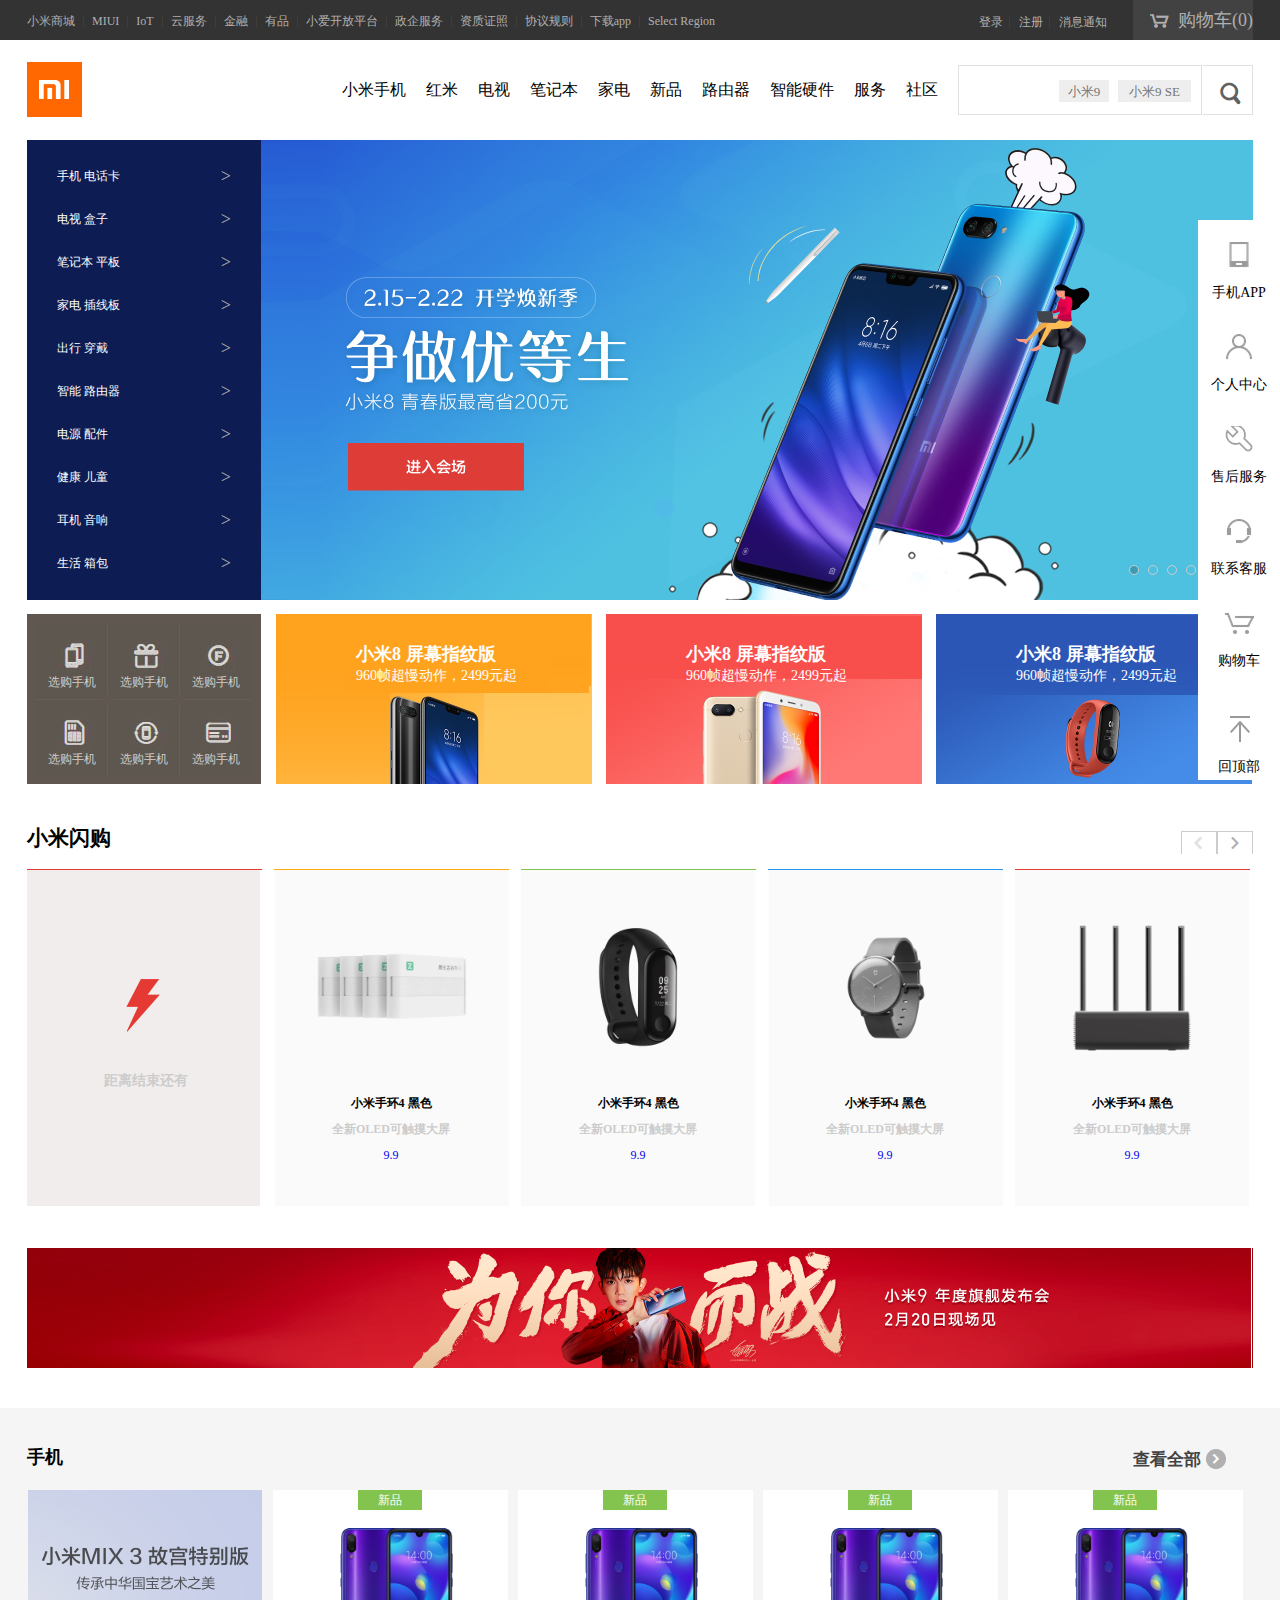
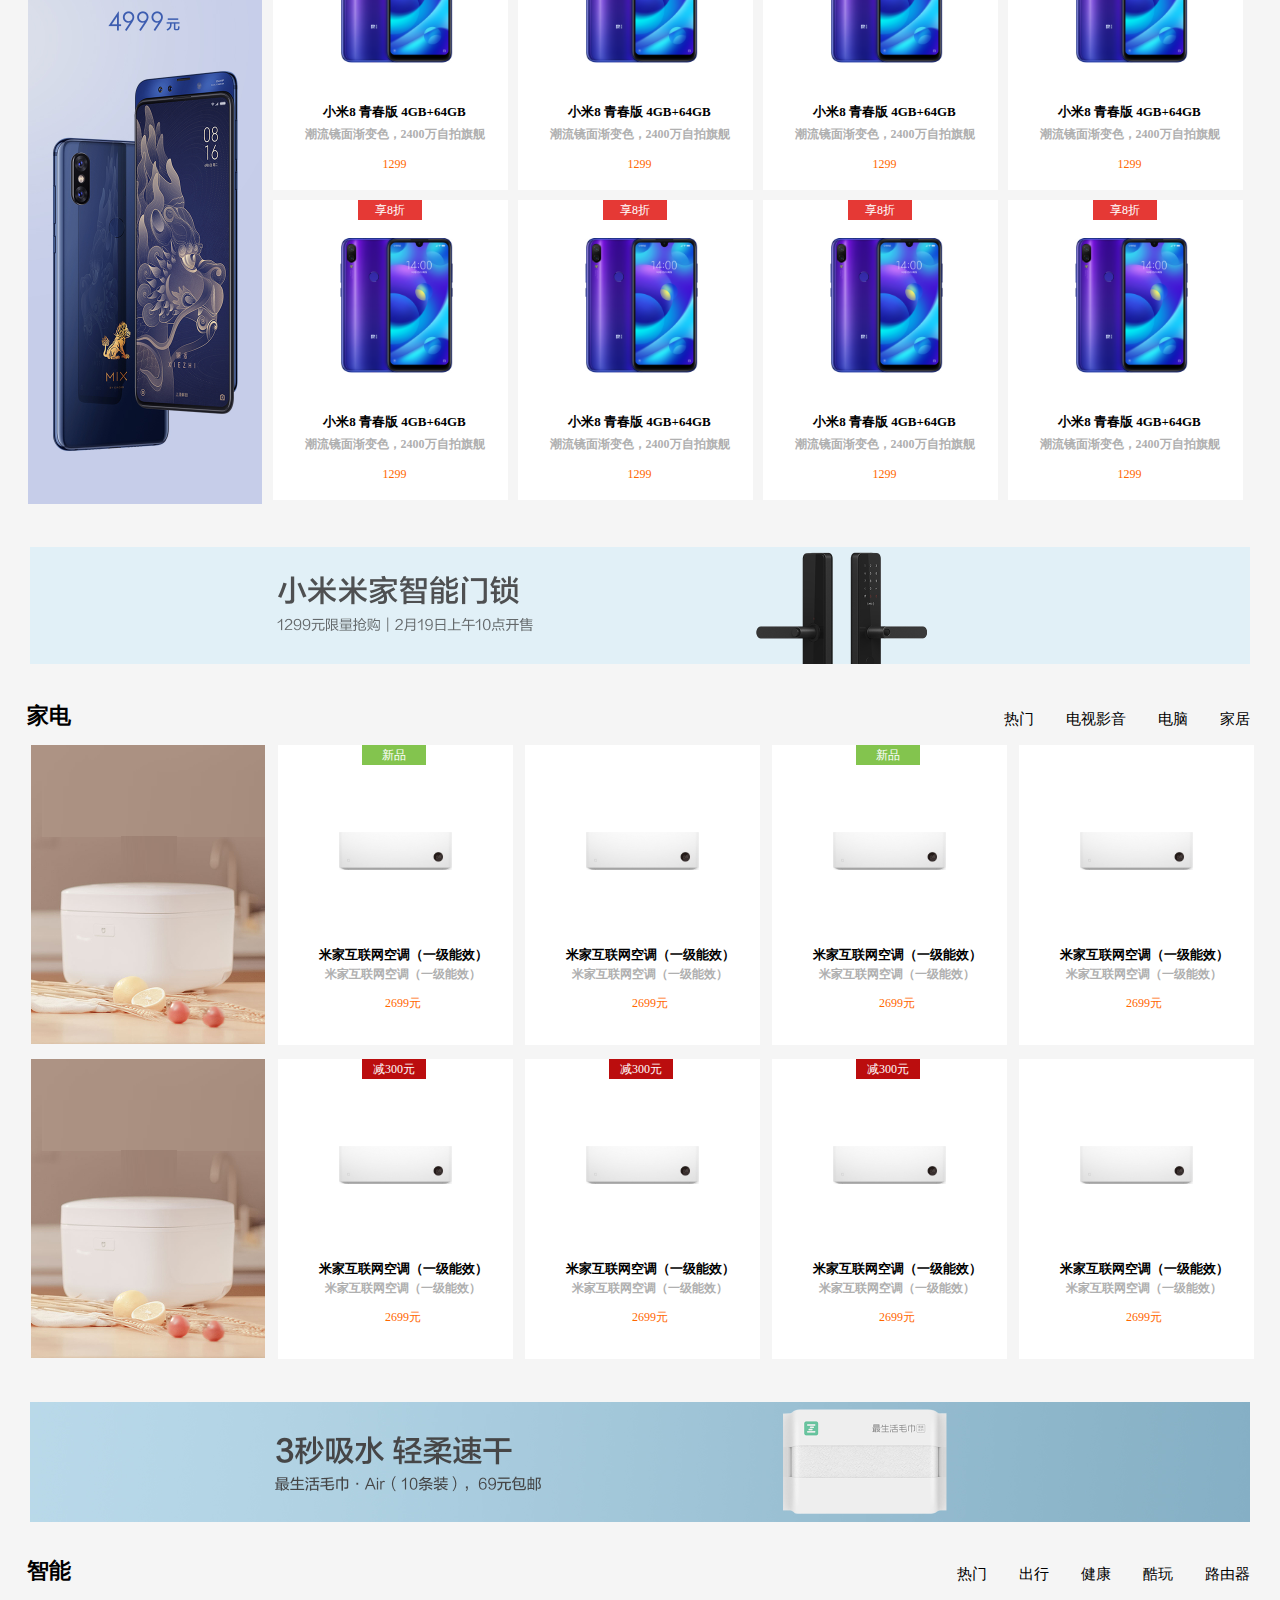
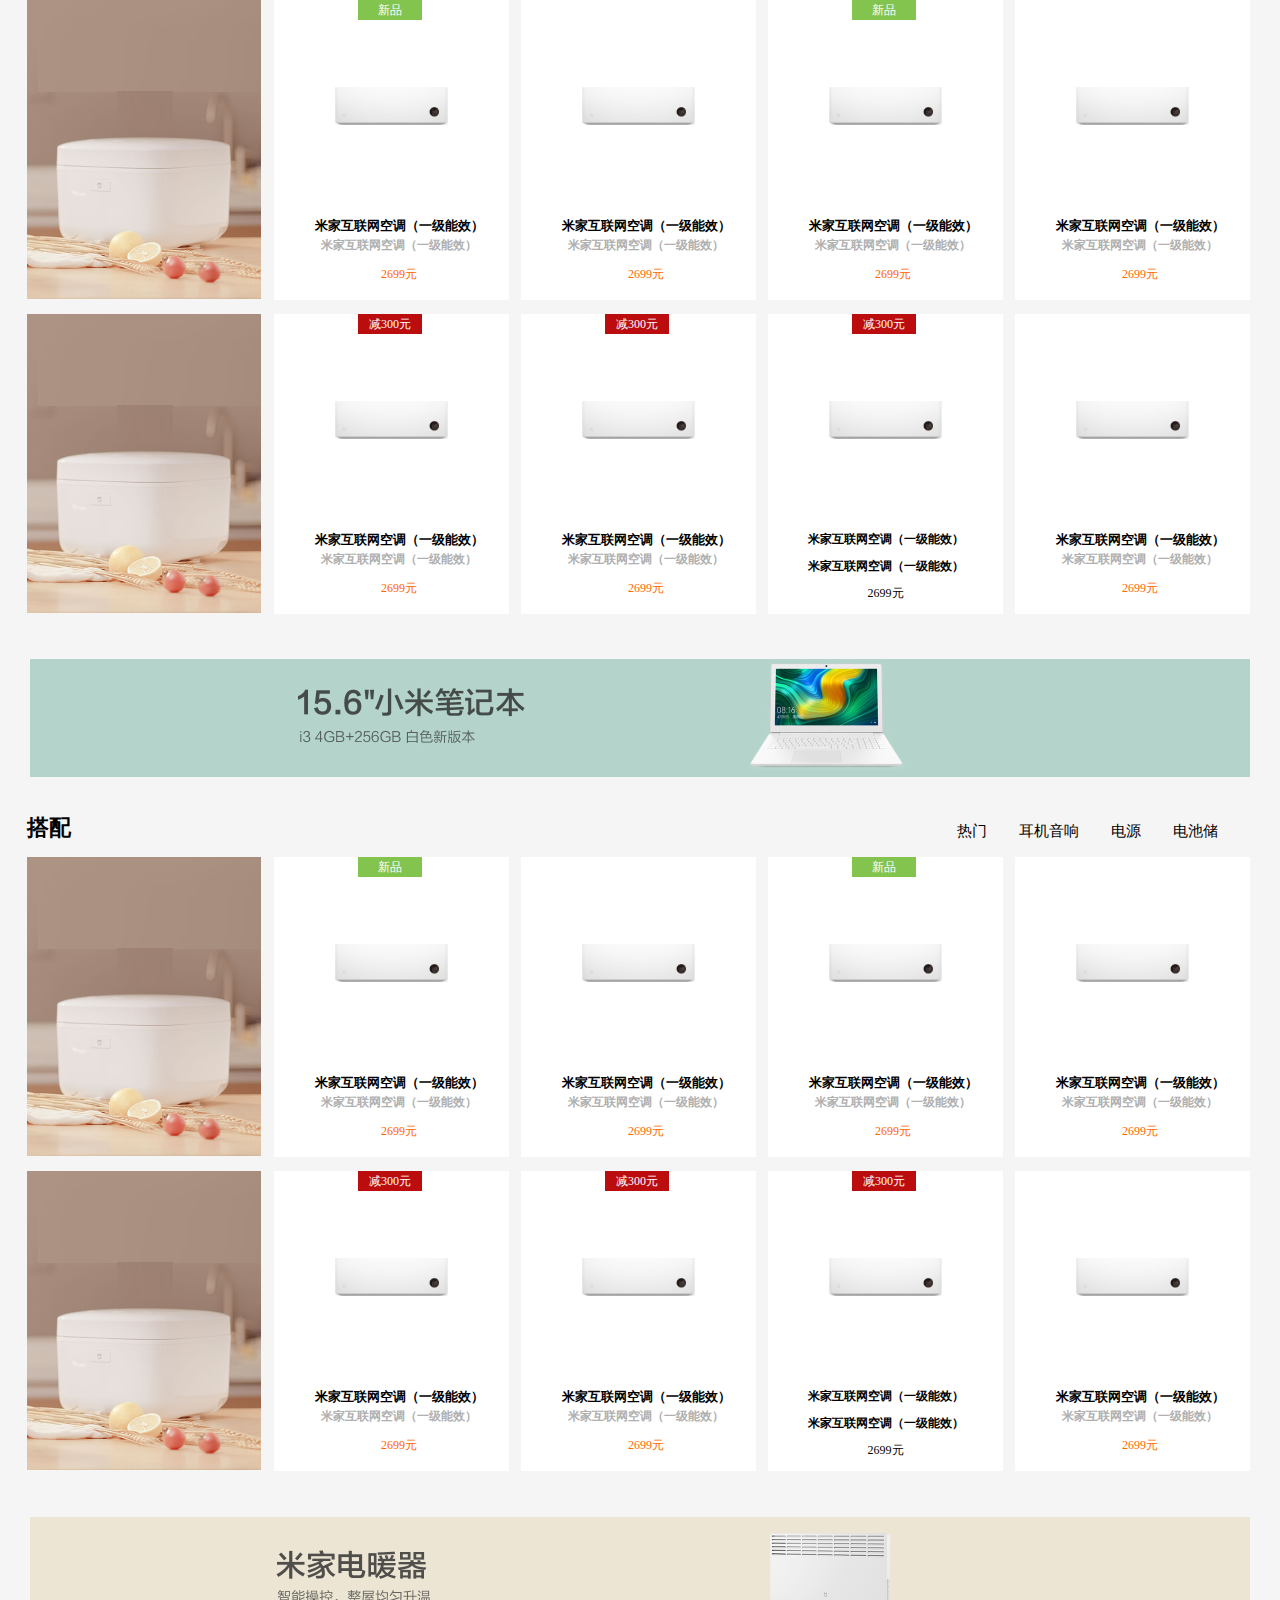
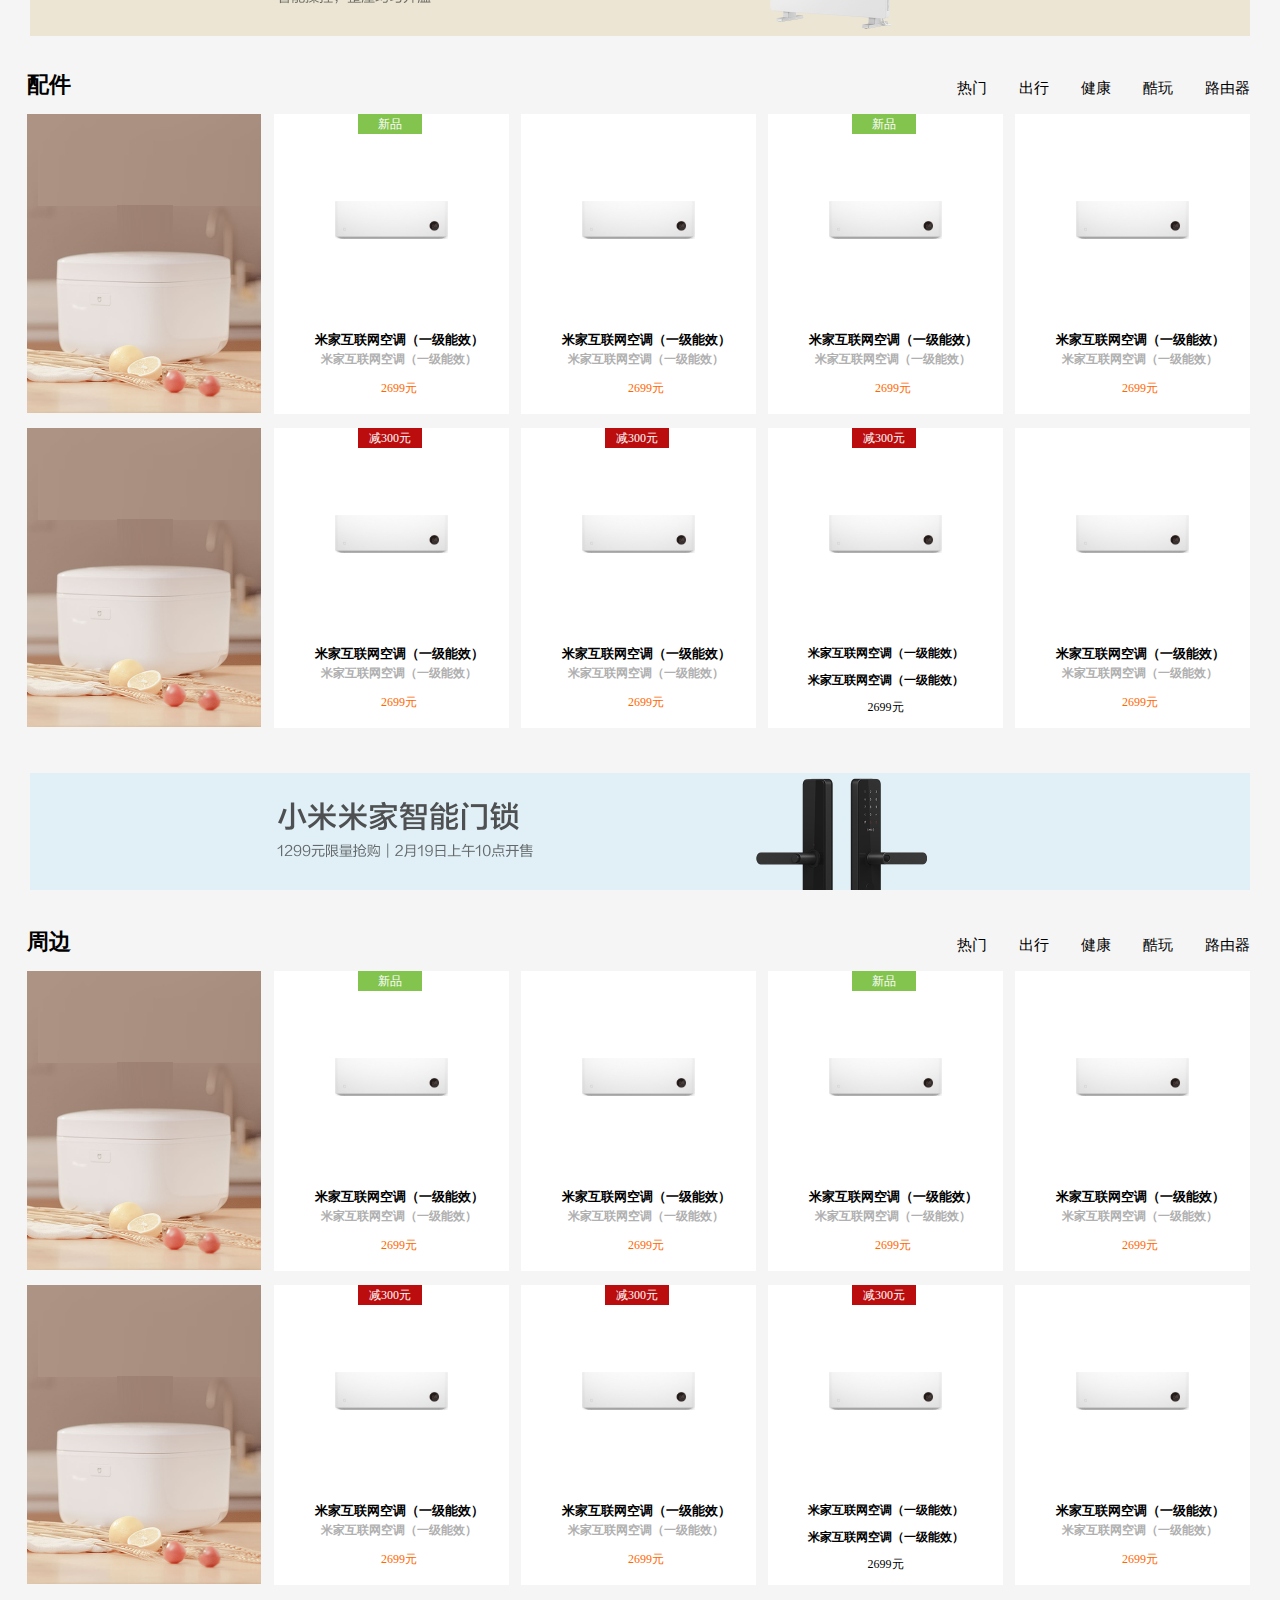
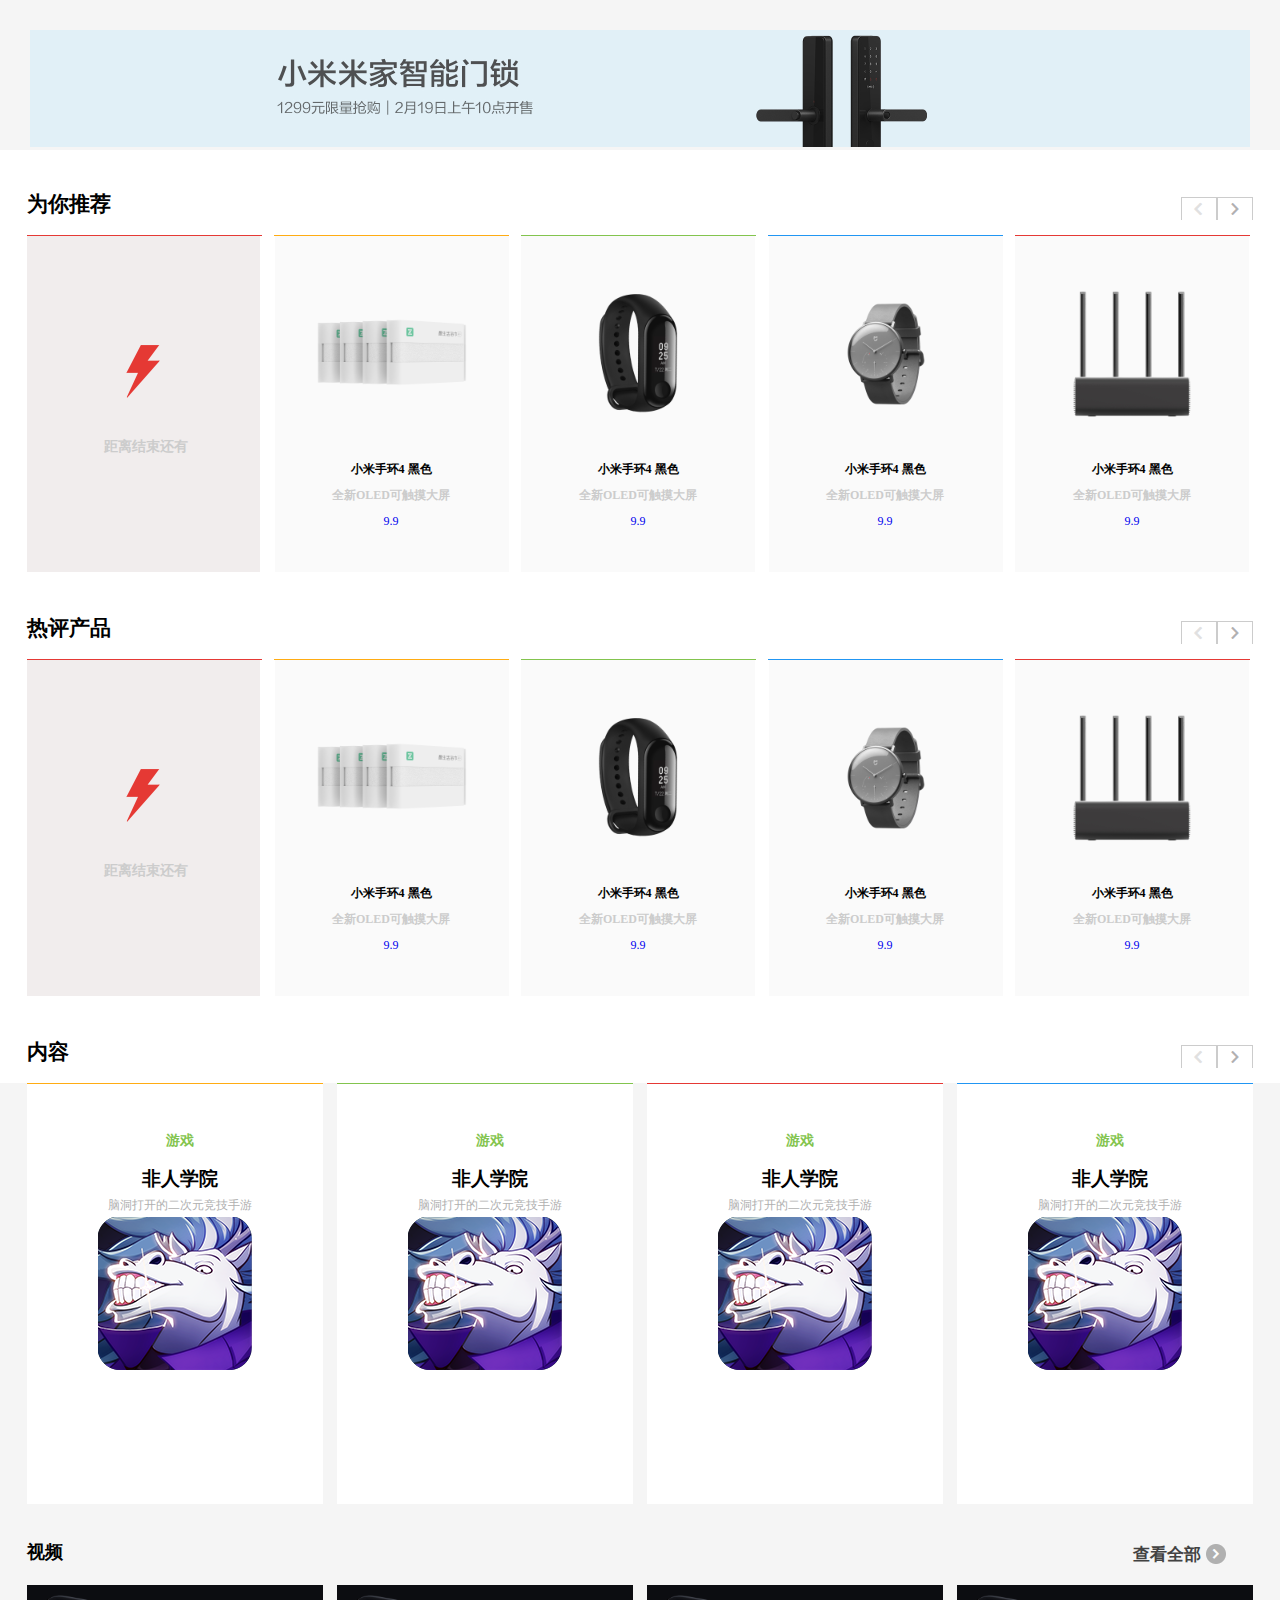
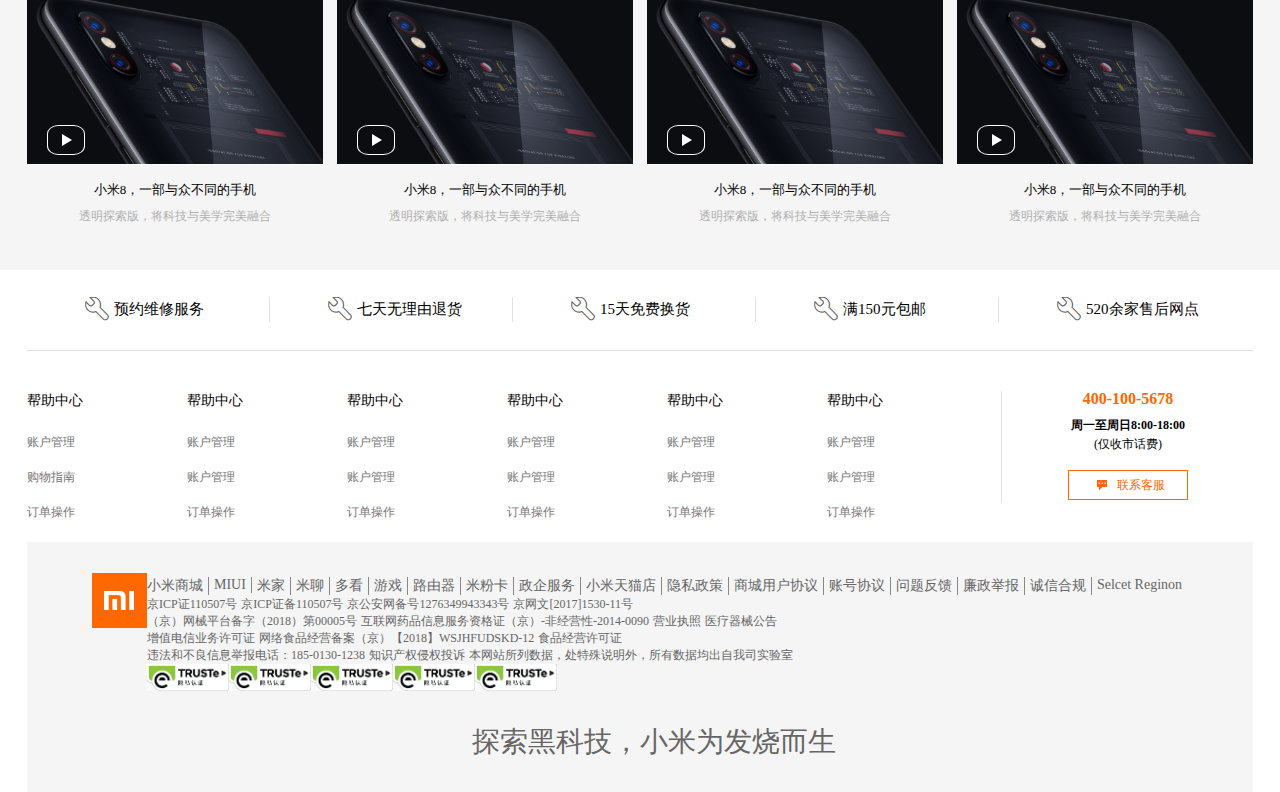
<file: index.html>
<!DOCTYPE html>
<html lang="en">
<head>
    <meta charset="UTF-8">
    <meta name="viewport" content="width=device-width, initial-scale=1.0">
    <meta http-equiv="X-UA-Compatible" content="ie=edge">
    <title>小米商城-小米9、小米MIX3、小米8</title>
    <link rel="icon" href="images/Apple.png">
    <link rel="stylesheet" href="css/reset.css" type="text/css">
    <link rel="stylesheet" href="css/public.css" type="text/css">
    <link rel="stylesheet" href="css/index.css"  type="text/css">
    
    
</head>
<body>
<!-- 顶部  -->
<div class="top">
    <div class="topMain">
        <!-- 头部导航栏 -->
            <div class="topNav">
                <ul>
                    <li><a href="#" target="_blank" class="first" >小米商城</a></li>
                    <li><a href="#" target="_blank">MIUI</a></li>
                    <li><a href="#" target="_blank">IoT</a></li>
                    <li><a href="#" target="_blank">云服务</a></li>
                    <li><a href="#" target="_blank">金融</a></li>
                    <li><a href="#" target="_blank">有品</a></li>
                    <li><a href="#" target="_blank">小爱开放平台</a></li>
                    <li><a href="#" target="_blank">政企服务</a></li>
                    <li><a href="#" target="_blank">资质证照</a></li>
                    <li><a href="#" target="_blank">协议规则</a></li>
                    <li>
                        <a href="#" target="_blank" class="app">
                        下载app
                        <div class="trangle"></div>
                        <div class="code">
                            <img src="images/code.png" alt="">
                            <p>小米商城APP</p>
                            
                        </div>
                        </a>
                    </li>
                    <li><a href="#" target="_blank" class="last">Select Region</a></li>
                </ul>
            </div>
             <!-- 头部购物车 -->
             <div class="shoppingCart">
                    <a href="#" target="_blank">
                       <span>购物车(0)</span> 
                        <div class="alert">
                            <p>购物车里没有商品，快去选购商品吧！</p>
                        </div>
                    </a>
            </div>
            <!-- 头部登录注册部分 -->
            <div class="login">
                <a href="#" target="_blank" class="first">登录</a>
                <a href="#" target="_blank">注册</a>
                <a href="#" target="_blank" class="last">消息通知</a>
            </div>
           
    </div>
</div>
<!-- logo导航栏 -->
<div class="nav">
    <div class="navMain">
        <!-- logo -->
        <div class="logo">
            <a href="#" target="_blank" title="小米商城" class="logoIcon">小米商城</a>
        </div>
        <!-- 搜索框 -->
        <div class="search"> 
            <!-- <input type="text" name="" id="" class="searchBox"> -->
            <textarea name="" id="" ></textarea>
            <!-- <a href="#" target="_blank" class="magnifier"></a> -->
            <input type="button" name="" id="" class="magnifier">
            <a href="#" target="_blank" class="mi9">小米9</a> 
            <a href="#" target="_blank" class="mi9SE">小米9 SE</a> 
        </div>
    <!-- 导航栏 -->
        <div class="logoNav">
            <ul class="play">
              
                <li class="one">
                    <a href="#" target="_blank">小米手机</a>
                    <div class="alert">
                        <div class="alertMain">
                            <ul>
                                <li class="newProduct">
                                    <div class="new">新品</div>
                                    <div class="box">
                                        <a href="#" target="_blank"><img src="images/phone.png" alt=""></a> 
                                    </div>
                                    <div class="words">
                                        <a href="#" target="_blank">小米9</a>
                                        <p>2999</p>
                                    </div>
                                    
                                </li>
                                <li class="newProduct">
                                    <div class="new">新品</div>
                                    <div class="box">
                                        <a href="#" target="_blank"><img src="images/phone.png" alt=""></a>
                                    </div>
                                    <div class="words">
                                        <a href="#" target="_blank">小米9&nbsp;&nbsp;王源限量版</a>
                                        <p>3599</p>
                                    </div>
                                    
                                </li>
                                <li class="newProduct">
                                    <div class="new">新品</div>
                                    <div class="box">
                                        <a href="#" target="_blank"><img src="images/phone.png" alt=""></a>
                                    </div>
                                    <div class="words">
                                        <a href="#" target="_blank">小米9 SE</a>
                                        <p>1999</p>
                                    </div>
                                    
                                </li>
                                <li class="newProduct">
                                    <div class="new">新品</div>
                                    <div class="box">
                                        <a href="#" target="_blank"><img src="images/phone.png" alt=""></a>
                                    </div>
                                    <div class="words">
                                        <a href="#" target="_blank">小米9 SE 布朗熊限量套装</a>
                                        <p>2499</p>
                                    </div>
                                    
                                </li>
                                <li class="newProduct">
                                    <div class="new">新品</div>
                                    <div class="box">
                                        <a href="#" target="_blank"><img src="images/phone.png" alt=""></a>
                                    </div>
                                    <div class="words">
                                        <a href="#" target="_blank">小米MIX3</a>
                                        <p>3299</p>
                                    </div>
                                    
                                </li>
                                <li class="newProduct">
                                    <div class="new">新品</div>
                                    <div class="box">
                                        <a href="#" target="_blank"><img src="images/phone.png" alt=""></a>
                                    </div>
                                    <div class="words">
                                        <a href="#" target="_blank">小米8 青春版</a>
                                        <p>1499</p>
                                    </div>
                                    
                                </li>
                            </ul>
                        </div>
                    </div>
                    
                </li>
                <li class="two">
                    <a href="#" target="_blank">红米</a>
                    <div class="alert">
                            <div class="alertMain">
                                <ul>
                                    <li class="newProduct">
                                        <div class="new">新品</div>
                                        <div class="box">
                                            <a href="#" target="_blank"><img src="images/phone.png" alt=""></a> 
                                        </div>
                                        <div class="words">
                                            <a href="#" target="_blank">小米9</a>
                                            <p>2999</p>
                                        </div>
                                        
                                    </li>
                                    <li class="newProduct">
                                        <div class="new">新品</div>
                                        <div class="box">
                                            <a href="#" target="_blank"><img src="images/phone.png" alt=""></a>
                                        </div>
                                        <div class="words">
                                            <a href="#" target="_blank">小米9&nbsp;&nbsp;王源限量版</a>
                                            <p>3599</p>
                                        </div>
                                        
                                    </li>
                                    <li class="newProduct">
                                        <div class="new">新品</div>
                                        <div class="box">
                                            <a href="#" target="_blank"><img src="images/phone.png" alt=""></a>
                                        </div>
                                        <div class="words">
                                            <a href="#" target="_blank">小米9 SE</a>
                                            <p>1999</p>
                                        </div>
                                        
                                    </li>
                                    <li class="newProduct">
                                        <div class="new">新品</div>
                                        <div class="box">
                                            <a href="#" target="_blank"><img src="images/phone.png" alt=""></a>
                                        </div>
                                        <div class="words">
                                            <a href="#" target="_blank">小米9 SE 布朗熊限量套装</a>
                                            <p>2499</p>
                                        </div>
                                        
                                    </li>
                                    <li class="newProduct">
                                        <div class="new">新品</div>
                                        <div class="box">
                                            <a href="#" target="_blank"><img src="images/phone.png" alt=""></a>
                                        </div>
                                        <div class="words">
                                            <a href="#" target="_blank">小米MIX3</a>
                                            <p>3299</p>
                                        </div>
                                        
                                    </li>
                                    <li class="newProduct">
                                        <div class="new">新品</div>
                                        <div class="box">
                                            <a href="#" target="_blank"><img src="images/phone.png" alt=""></a>
                                        </div>
                                        <div class="words">
                                            <a href="#" target="_blank">小米8 青春版</a>
                                            <p>1499</p>
                                        </div>
                                        
                                    </li>
                                </ul>
                            </div>
                        </div>
                </li>
                <li class="three">
                    <a href="#" target="_blank">电视</a>
                    <div class="alert">
                            <div class="alertMain">
                                <ul>
                                    <li class="newProduct">
                                        <div class="new">新品</div>
                                        <div class="box">
                                            <a href="#" target="_blank"><img src="images/phone.png" alt=""></a> 
                                        </div>
                                        <div class="words">
                                            <a href="#" target="_blank">小米9</a>
                                            <p>2999</p>
                                        </div>
                                        
                                    </li>
                                    <li class="newProduct">
                                        <div class="new">新品</div>
                                        <div class="box">
                                            <a href="#" target="_blank"><img src="images/phone.png" alt=""></a>
                                        </div>
                                        <div class="words">
                                            <a href="#" target="_blank">小米9&nbsp;&nbsp;王源限量版</a>
                                            <p>3599</p>
                                        </div>
                                        
                                    </li>
                                    <li class="newProduct">
                                        <div class="new">新品</div>
                                        <div class="box">
                                            <a href="#" target="_blank"><img src="images/phone.png" alt=""></a>
                                        </div>
                                        <div class="words">
                                            <a href="#" target="_blank">小米9 SE</a>
                                            <p>1999</p>
                                        </div>
                                        
                                    </li>
                                    <li class="newProduct">
                                        <div class="new">新品</div>
                                        <div class="box">
                                            <a href="#" target="_blank"><img src="images/phone.png" alt=""></a>
                                        </div>
                                        <div class="words">
                                            <a href="#" target="_blank">小米9 SE 布朗熊限量套装</a>
                                            <p>2499</p>
                                        </div>
                                        
                                    </li>
                                    <li class="newProduct">
                                        <div class="new">新品</div>
                                        <div class="box">
                                            <a href="#" target="_blank"><img src="images/phone.png" alt=""></a>
                                        </div>
                                        <div class="words">
                                            <a href="#" target="_blank">小米MIX3</a>
                                            <p>3299</p>
                                        </div>
                                        
                                    </li>
                                    <li class="newProduct">
                                        <div class="new">新品</div>
                                        <div class="box">
                                            <a href="#" target="_blank"><img src="images/phone.png" alt=""></a>
                                        </div>
                                        <div class="words">
                                            <a href="#" target="_blank">小米8 青春版</a>
                                            <p>1499</p>
                                        </div>
                                        
                                    </li>
                                </ul>
                            </div>
                        </div>
                </li>
                <li class="four">
                    <a href="#" target="_blank">笔记本</a>
                    <div class="alert">
                            <div class="alertMain">
                                <ul>
                                    <li class="newProduct">
                                        <div class="new">新品</div>
                                        <div class="box">
                                            <a href="#" target="_blank"><img src="images/phone.png" alt=""></a> 
                                        </div>
                                        <div class="words">
                                            <a href="#" target="_blank">小米9</a>
                                            <p>2999</p>
                                        </div>
                                        
                                    </li>
                                    <li class="newProduct">
                                        <div class="new">新品</div>
                                        <div class="box">
                                            <a href="#" target="_blank"><img src="images/phone.png" alt=""></a>
                                        </div>
                                        <div class="words">
                                            <a href="#" target="_blank">小米9&nbsp;&nbsp;王源限量版</a>
                                            <p>3599</p>
                                        </div>
                                        
                                    </li>
                                    <li class="newProduct">
                                        <div class="new">新品</div>
                                        <div class="box">
                                            <a href="#" target="_blank"><img src="images/phone.png" alt=""></a>
                                        </div>
                                        <div class="words">
                                            <a href="#" target="_blank">小米9 SE</a>
                                            <p>1999</p>
                                        </div>
                                        
                                    </li>
                                    <li class="newProduct">
                                        <div class="new">新品</div>
                                        <div class="box">
                                            <a href="#" target="_blank"><img src="images/phone.png" alt=""></a>
                                        </div>
                                        <div class="words">
                                            <a href="#" target="_blank">小米9 SE 布朗熊限量套装</a>
                                            <p>2499</p>
                                        </div>
                                        
                                    </li>
                                    <li class="newProduct">
                                        <div class="new">新品</div>
                                        <div class="box">
                                            <a href="#" target="_blank"><img src="images/phone.png" alt=""></a>
                                        </div>
                                        <div class="words">
                                            <a href="#" target="_blank">小米MIX3</a>
                                            <p>3299</p>
                                        </div>
                                        
                                    </li>
                                    <li class="newProduct">
                                        <div class="new">新品</div>
                                        <div class="box">
                                            <a href="#" target="_blank"><img src="images/phone.png" alt=""></a>
                                        </div>
                                        <div class="words">
                                            <a href="#" target="_blank">小米8 青春版</a>
                                            <p>1499</p>
                                        </div>
                                        
                                    </li>
                                </ul>
                            </div>
                        </div>
                </li>
                <li class="five">
                    <a href="#" target="_blank">家电</a>
                    <div class="alert">
                            <div class="alertMain">
                                <ul>
                                    <li class="newProduct">
                                        <div class="new">新品</div>
                                        <div class="box">
                                            <a href="#" target="_blank"><img src="images/phone.png" alt=""></a> 
                                        </div>
                                        <div class="words">
                                            <a href="#" target="_blank">小米9</a>
                                            <p>2999</p>
                                        </div>
                                        
                                    </li>
                                    <li class="newProduct">
                                        <div class="new">新品</div>
                                        <div class="box">
                                            <a href="#" target="_blank"><img src="images/phone.png" alt=""></a>
                                        </div>
                                        <div class="words">
                                            <a href="#" target="_blank">小米9&nbsp;&nbsp;王源限量版</a>
                                            <p>3599</p>
                                        </div>
                                        
                                    </li>
                                    <li class="newProduct">
                                        <div class="new">新品</div>
                                        <div class="box">
                                            <a href="#" target="_blank"><img src="images/phone.png" alt=""></a>
                                        </div>
                                        <div class="words">
                                            <a href="#" target="_blank">小米9 SE</a>
                                            <p>1999</p>
                                        </div>
                                        
                                    </li>
                                    <li class="newProduct">
                                        <div class="new">新品</div>
                                        <div class="box">
                                            <a href="#" target="_blank"><img src="images/phone.png" alt=""></a>
                                        </div>
                                        <div class="words">
                                            <a href="#" target="_blank">小米9 SE 布朗熊限量套装</a>
                                            <p>2499</p>
                                        </div>
                                        
                                    </li>
                                    <li class="newProduct">
                                        <div class="new">新品</div>
                                        <div class="box">
                                            <a href="#" target="_blank"><img src="images/phone.png" alt=""></a>
                                        </div>
                                        <div class="words">
                                            <a href="#" target="_blank">小米MIX3</a>
                                            <p>3299</p>
                                        </div>
                                        
                                    </li>
                                    <li class="newProduct">
                                        <div class="new">新品</div>
                                        <div class="box">
                                            <a href="#" target="_blank"><img src="images/phone.png" alt=""></a>
                                        </div>
                                        <div class="words">
                                            <a href="#" target="_blank">小米8 青春版</a>
                                            <p>1499</p>
                                        </div>
                                        
                                    </li>
                                </ul>
                            </div>
                        </div>
                </li>
                <li class="six">
                    <a href="#" target="_blank">新品</a>
                    <div class="alert">
                            <div class="alertMain">
                                <ul>
                                    <li class="newProduct">
                                        <div class="new">新品</div>
                                        <div class="box">
                                            <a href="#" target="_blank"><img src="images/phone.png" alt=""></a> 
                                        </div>
                                        <div class="words">
                                            <a href="#" target="_blank">小米9</a>
                                            <p>2999</p>
                                        </div>
                                        
                                    </li>
                                    <li class="newProduct">
                                        <div class="new">新品</div>
                                        <div class="box">
                                            <a href="#" target="_blank"><img src="images/phone.png" alt=""></a>
                                        </div>
                                        <div class="words">
                                            <a href="#" target="_blank">小米9&nbsp;&nbsp;王源限量版</a>
                                            <p>3599</p>
                                        </div>
                                        
                                    </li>
                                    <li class="newProduct">
                                        <div class="new">新品</div>
                                        <div class="box">
                                            <a href="#" target="_blank"><img src="images/phone.png" alt=""></a>
                                        </div>
                                        <div class="words">
                                            <a href="#" target="_blank">小米9 SE</a>
                                            <p>1999</p>
                                        </div>
                                        
                                    </li>
                                    <li class="newProduct">
                                        <div class="new">新品</div>
                                        <div class="box">
                                            <a href="#" target="_blank"><img src="images/phone.png" alt=""></a>
                                        </div>
                                        <div class="words">
                                            <a href="#" target="_blank">小米9 SE 布朗熊限量套装</a>
                                            <p>2499</p>
                                        </div>
                                        
                                    </li>
                                    <li class="newProduct">
                                        <div class="new">新品</div>
                                        <div class="box">
                                            <a href="#" target="_blank"><img src="images/phone.png" alt=""></a>
                                        </div>
                                        <div class="words">
                                            <a href="#" target="_blank">小米MIX3</a>
                                            <p>3299</p>
                                        </div>
                                        
                                    </li>
                                    <li class="newProduct">
                                        <div class="new">新品</div>
                                        <div class="box">
                                            <a href="#" target="_blank"><img src="images/phone.png" alt=""></a>
                                        </div>
                                        <div class="words">
                                            <a href="#" target="_blank">小米8 青春版</a>
                                            <p>1499</p>
                                        </div>
                                        
                                    </li>
                                </ul>
                            </div>
                        </div>
                </li>
                <li class="seven">
                    <a href="#" target="_blank">路由器</a>
                     <div class="alert">
                            <div class="alertMain">
                                <ul>
                                    <li class="newProduct">
                                        <div class="new">新品</div>
                                        <div class="box">
                                            <a href="#" target="_blank"><img src="images/phone.png" alt=""></a> 
                                        </div>
                                        <div class="words">
                                            <a href="#" target="_blank">小米9</a>
                                            <p>2999</p>
                                        </div>
                                        
                                    </li>
                                    <li class="newProduct">
                                        <div class="new">新品</div>
                                        <div class="box">
                                            <a href="#" target="_blank"><img src="images/phone.png" alt=""></a>
                                        </div>
                                        <div class="words">
                                            <a href="#" target="_blank">小米9&nbsp;&nbsp;王源限量版</a>
                                            <p>3599</p>
                                        </div>
                                        
                                    </li>
                                    <li class="newProduct">
                                        <div class="new">新品</div>
                                        <div class="box">
                                            <a href="#" target="_blank"><img src="images/phone.png" alt=""></a>
                                        </div>
                                        <div class="words">
                                            <a href="#" target="_blank">小米9 SE</a>
                                            <p>1999</p>
                                        </div>
                                        
                                    </li>
                                    <li class="newProduct">
                                        <div class="new">新品</div>
                                        <div class="box">
                                            <a href="#" target="_blank"><img src="images/phone.png" alt=""></a>
                                        </div>
                                        <div class="words">
                                            <a href="#" target="_blank">小米9 SE 布朗熊限量套装</a>
                                            <p>2499</p>
                                        </div>
                                        
                                    </li>
                                    <li class="newProduct">
                                        <div class="new">新品</div>
                                        <div class="box">
                                            <a href="#" target="_blank"><img src="images/phone.png" alt=""></a>
                                        </div>
                                        <div class="words">
                                            <a href="#" target="_blank">小米MIX3</a>
                                            <p>3299</p>
                                        </div>
                                        
                                    </li>
                                    <li class="newProduct">
                                        <div class="new">新品</div>
                                        <div class="box">
                                            <a href="#" target="_blank"><img src="images/phone.png" alt=""></a>
                                        </div>
                                        <div class="words">
                                            <a href="#" target="_blank">小米8 青春版</a>
                                            <p>1499</p>
                                        </div>
                                        
                                    </li>
                                </ul>
                            </div>
                        </div>
                </li>
                <li class="eight">
                    <a href="#" target="_blank">智能硬件</a>
                     <div class="alert">
                            <div class="alertMain">
                                <ul>
                                    <li class="newProduct">
                                        <div class="new">新品</div>
                                        <div class="box">
                                            <a href="#" target="_blank"><img src="images/phone.png" alt=""></a> 
                                        </div>
                                        <div class="words">
                                            <a href="#" target="_blank">小米9</a>
                                            <p>2999</p>
                                        </div>
                                        
                                    </li>
                                    <li class="newProduct">
                                        <div class="new">新品</div>
                                        <div class="box">
                                            <a href="#" target="_blank"><img src="images/phone.png" alt=""></a>
                                        </div>
                                        <div class="words">
                                            <a href="#" target="_blank">小米9&nbsp;&nbsp;王源限量版</a>
                                            <p>3599</p>
                                        </div>
                                        
                                    </li>
                                    <li class="newProduct">
                                        <div class="new">新品</div>
                                        <div class="box">
                                            <a href="#" target="_blank"><img src="images/phone.png" alt=""></a>
                                        </div>
                                        <div class="words">
                                            <a href="#" target="_blank">小米9 SE</a>
                                            <p>1999</p>
                                        </div>
                                        
                                    </li>
                                    <li class="newProduct">
                                        <div class="new">新品</div>
                                        <div class="box">
                                            <a href="#" target="_blank"><img src="images/phone.png" alt=""></a>
                                        </div>
                                        <div class="words">
                                            <a href="#" target="_blank">小米9 SE 布朗熊限量套装</a>
                                            <p>2499</p>
                                        </div>
                                        
                                    </li>
                                    <li class="newProduct">
                                        <div class="new">新品</div>
                                        <div class="box">
                                            <a href="#" target="_blank"><img src="images/phone.png" alt=""></a>
                                        </div>
                                        <div class="words">
                                            <a href="#" target="_blank">小米MIX3</a>
                                            <p>3299</p>
                                        </div>
                                        
                                    </li>
                                    <li class="newProduct">
                                        <div class="new">新品</div>
                                        <div class="box">
                                            <a href="#" target="_blank"><img src="images/phone.png" alt=""></a>
                                        </div>
                                        <div class="words">
                                            <a href="#" target="_blank">小米8 青春版</a>
                                            <p>1499</p>
                                        </div>
                                        
                                    </li>
                                </ul>
                            </div>
                        </div>
                </li>
                <li class="nine">
                    <a href="#" target="_blank">服务</a>
                     <div class="alert">
                            <div class="alertMain">
                                <ul>
                                    <li class="newProduct">
                                        <div class="new">新品</div>
                                        <div class="box">
                                            <a href="#" target="_blank"><img src="images/phone.png" alt=""></a> 
                                        </div>
                                        <div class="words">
                                            <a href="#" target="_blank">小米9</a>
                                            <p>2999</p>
                                        </div>
                                        
                                    </li>
                                    <li class="newProduct">
                                        <div class="new">新品</div>
                                        <div class="box">
                                            <a href="#" target="_blank"><img src="images/phone.png" alt=""></a>
                                        </div>
                                        <div class="words">
                                            <a href="#" target="_blank">小米9&nbsp;&nbsp;王源限量版</a>
                                            <p>3599</p>
                                        </div>
                                        
                                    </li>
                                    <li class="newProduct">
                                        <div class="new">新品</div>
                                        <div class="box">
                                            <a href="#" target="_blank"><img src="images/phone.png" alt=""></a>
                                        </div>
                                        <div class="words">
                                            <a href="#" target="_blank">小米9 SE</a>
                                            <p>1999</p>
                                        </div>
                                        
                                    </li>
                                    <li class="newProduct">
                                        <div class="new">新品</div>
                                        <div class="box">
                                            <a href="#" target="_blank"><img src="images/phone.png" alt=""></a>
                                        </div>
                                        <div class="words">
                                            <a href="#" target="_blank">小米9 SE 布朗熊限量套装</a>
                                            <p>2499</p>
                                        </div>
                                        
                                    </li>
                                    <li class="newProduct">
                                        <div class="new">新品</div>
                                        <div class="box">
                                            <a href="#" target="_blank"><img src="images/phone.png" alt=""></a>
                                        </div>
                                        <div class="words">
                                            <a href="#" target="_blank">小米MIX3</a>
                                            <p>3299</p>
                                        </div>
                                        
                                    </li>
                                    <li class="newProduct">
                                        <div class="new">新品</div>
                                        <div class="box">
                                            <a href="#" target="_blank"><img src="images/phone.png" alt=""></a>
                                        </div>
                                        <div class="words">
                                            <a href="#" target="_blank">小米8 青春版</a>
                                            <p>1499</p>
                                        </div>
                                        
                                    </li>
                                </ul>
                            </div>
                        </div>
                </li>
                <li class="ten">
                    <a href="#" target="_blank">社区</a>
                     <div class="alert">
                            <div class="alertMain">
                                <ul>
                                    <li class="newProduct">
                                        <div class="new">新品</div>
                                        <div class="box">
                                            <a href="#" target="_blank"><img src="images/phone.png" alt=""></a> 
                                        </div>
                                        <div class="words">
                                            <a href="#" target="_blank">小米9</a>
                                            <p>2999</p>
                                        </div>
                                        
                                    </li>
                                    <li class="newProduct">
                                        <div class="new">新品</div>
                                        <div class="box">
                                            <a href="#" target="_blank"><img src="images/phone.png" alt=""></a>
                                        </div>
                                        <div class="words">
                                            <a href="#" target="_blank">小米9&nbsp;&nbsp;王源限量版</a>
                                            <p>3599</p>
                                        </div>
                                        
                                    </li>
                                    <li class="newProduct">
                                        <div class="new">新品</div>
                                        <div class="box">
                                            <a href="#" target="_blank"><img src="images/phone.png" alt=""></a>
                                        </div>
                                        <div class="words">
                                            <a href="#" target="_blank">小米9 SE</a>
                                            <p>1999</p>
                                        </div>
                                        
                                    </li>
                                    <li class="newProduct">
                                        <div class="new">新品</div>
                                        <div class="box">
                                            <a href="#" target="_blank"><img src="images/phone.png" alt=""></a>
                                        </div>
                                        <div class="words">
                                            <a href="#" target="_blank">小米9 SE 布朗熊限量套装</a>
                                            <p>2499</p>
                                        </div>
                                        
                                    </li>
                                    <li class="newProduct">
                                        <div class="new">新品</div>
                                        <div class="box">
                                            <a href="#" target="_blank"><img src="images/phone.png" alt=""></a>
                                        </div>
                                        <div class="words">
                                            <a href="#" target="_blank">小米MIX3</a>
                                            <p>3299</p>
                                        </div>
                                        
                                    </li>
                                    <li class="newProduct">
                                        <div class="new">新品</div>
                                        <div class="box">
                                            <a href="#" target="_blank"><img src="images/phone.png" alt=""></a>
                                        </div>
                                        <div class="words">
                                            <a href="#" target="_blank">小米8 青春版</a>
                                            <p>1499</p>
                                        </div>
                                        
                                    </li>
                                </ul>
                            </div>
                        </div>
                </li>
                <!-- <li class="eleven">全部商品分类</li> -->
            </ul>
        </div>
    </div>
</div>
<!-- 内容一 -->
<div class="contextOne">
        
    <div class="contextOneMain">
        <div class="dotOne"></div>
        <div class="dotTwo"></div>
        <div class="dotThree"></div>
        <div class="dotFour"></div>
        <div class="dotFive"></div>
        <div class="leftList">
            <ul>
                <li class="listOne">
                    <a href="#" target="_blank">手机&nbsp;电话卡 <span>&gt;</span></a>
                    <div class="leftListAlert">
                        <ul class="alertOne">
                            <li>
                                <a href="#" target="_blank" >
                                    <!-- <p>小米9</p> -->
                                    <img src="images/contextAlertphone.png" alt="">
                                   
                                </a>
                            </li>
                            <li><a href="#" target="_blank"><img src="images/contextAlertphone.png" alt=""></a></li>
                            <li><a href="#" target="_blank"><img src="images/contextAlertphone.png" alt=""></a></li>
                            <li><a href="#" target="_blank"><img src="images/contextAlertphone.png" alt=""></a></li>
                            <li><a href="#" target="_blank"><img src="images/contextAlertphone.png" alt=""></a></li>
                            <li><a href="#" target="_blank"><img src="images/contextAlertphone.png" alt=""></a></li>
                            <li><a href="#" target="_blank"><img src="images/contextAlertphone.png" alt=""></a></li>
                            <li><a href="#" target="_blank"><img src="images/contextAlertphone.png" alt=""></a></li>
                            <li><a href="#" target="_blank"><img src="images/contextAlertphone.png" alt=""></a></li>
                            <li><a href="#" target="_blank"><img src="images/contextAlertphone.png" alt=""></a></li>
                            <li><a href="#" target="_blank"><img src="images/contextAlertphone.png" alt=""></a></li>
                            <li><a href="#" target="_blank"><img src="images/contextAlertphone.png" alt=""></a></li>
                            <li><a href="#" target="_blank"><img src="images/contextAlertphone.png" alt=""></a></li>
                            <li><a href="#" target="_blank"><img src="images/contextAlertphone.png" alt=""></a></li>
                            <li><a href="#" target="_blank"><img src="images/contextAlertphone.png" alt=""></a></li>
                            <li><a href="#" target="_blank"><img src="images/contextAlertphone.png" alt=""></a></li>
                            <li><a href="#" target="_blank"><img src="images/contextAlertphone.png" alt=""></a></li>
                            <li><a href="#" target="_blank"><img src="images/contextAlertphone.png" alt=""></a></li>
                            <li><a href="#" target="_blank"><img src="images/contextAlertphone.png" alt=""></a></li>
                            <li><a href="#" target="_blank"><img src="images/contextAlertphone.png" alt=""></a></li>
                            <li><a href="#" target="_blank"><img src="images/contextAlertphone.png" alt=""></a></li>
                            <li><a href="#" target="_blank"><img src="images/contextAlertphone.png" alt=""></a></li>
                            <li><a href="#" target="_blank"><img src="images/contextAlertphone.png" alt=""></a></li>
                            <li><a href="#" target="_blank"><img src="images/contextAlertphone.png" alt=""></a></li>
                        </ul>
                    </div>
                </li>
                <li class="listOne">
                    <a href="#" target="_blank">电视&nbsp;盒子<span>&gt;</span></a>
                    <div class="leftListAlert">
                            <ul class="alertOne">
                                <li >
                                    <a href="#" target="_blank" >
                                        <img src="images/contextAlertphone.png" alt="">
                                        <p>小米9</p>
                                    </a>
                                </li>
                                <li><a href="#" target="_blank"><img src="images/contextAlertphone.png" alt=""></a></li>
                                <li><a href="#" target="_blank"><img src="images/contextAlertphone.png" alt=""></a></li>
                                <li><a href="#" target="_blank"><img src="images/contextAlertphone.png" alt=""></a></li>
                                <li><a href="#" target="_blank"><img src="images/contextAlertphone.png" alt=""></a></li>
                                <li><a href="#" target="_blank"><img src="images/contextAlertphone.png" alt=""></a></li>
                                <li><a href="#" target="_blank"><img src="images/contextAlertphone.png" alt=""></a></li>
                                <li><a href="#" target="_blank"><img src="images/contextAlertphone.png" alt=""></a></li>
                                <li><a href="#" target="_blank"><img src="images/contextAlertphone.png" alt=""></a></li>
                                <li><a href="#" target="_blank"><img src="images/contextAlertphone.png" alt=""></a></li>
                                <li><a href="#" target="_blank"><img src="images/contextAlertphone.png" alt=""></a></li>
                                <li><a href="#" target="_blank"><img src="images/contextAlertphone.png" alt=""></a></li>
                                <li><a href="#" target="_blank"><img src="images/contextAlertphone.png" alt=""></a></li>
                                <li><a href="#" target="_blank"><img src="images/contextAlertphone.png" alt=""></a></li>
                                <li><a href="#" target="_blank"><img src="images/contextAlertphone.png" alt=""></a></li>
                                <li><a href="#" target="_blank"><img src="images/contextAlertphone.png" alt=""></a></li>
                                <li><a href="#" target="_blank"><img src="images/contextAlertphone.png" alt=""></a></li>
                                <li><a href="#" target="_blank"><img src="images/contextAlertphone.png" alt=""></a></li>
                                <li><a href="#" target="_blank"><img src="images/contextAlertphone.png" alt=""></a></li>
                                <li><a href="#" target="_blank"><img src="images/contextAlertphone.png" alt=""></a></li>
                                <li><a href="#" target="_blank"><img src="images/contextAlertphone.png" alt=""></a></li>
                                <li><a href="#" target="_blank"><img src="images/contextAlertphone.png" alt=""></a></li>
                                <li><a href="#" target="_blank"><img src="images/contextAlertphone.png" alt=""></a></li>
                                <li><a href="#" target="_blank"><img src="images/contextAlertphone.png" alt=""></a></li>
                            </ul>
                        </div>
                </li>
                <li class="listOne">
                    <a href="#" target="_blank">笔记本&nbsp;平板<span>&gt;</span></a>
                    <div class="leftListAlert">
                            <ul class="alertOne">
                                <li >
                                    <a href="#" target="_blank" >
                                        <img src="images/contextAlertphone.png" alt="">
                                        <p>小米9</p>
                                    </a>
                                </li>
                                <li><a href="#" target="_blank"><img src="images/contextAlertphone.png" alt=""></a></li>
                                <li><a href="#" target="_blank"><img src="images/contextAlertphone.png" alt=""></a></li>
                                <li><a href="#" target="_blank"><img src="images/contextAlertphone.png" alt=""></a></li>
                                <li><a href="#" target="_blank"><img src="images/contextAlertphone.png" alt=""></a></li>
                                <li><a href="#" target="_blank"><img src="images/contextAlertphone.png" alt=""></a></li>
                                <li><a href="#" target="_blank"><img src="images/contextAlertphone.png" alt=""></a></li>
                                <li><a href="#" target="_blank"><img src="images/contextAlertphone.png" alt=""></a></li>
                                <li><a href="#" target="_blank"><img src="images/contextAlertphone.png" alt=""></a></li>
                                <li><a href="#" target="_blank"><img src="images/contextAlertphone.png" alt=""></a></li>
                                <li><a href="#" target="_blank"><img src="images/contextAlertphone.png" alt=""></a></li>
                                <li><a href="#" target="_blank"><img src="images/contextAlertphone.png" alt=""></a></li>
                                <li><a href="#" target="_blank"><img src="images/contextAlertphone.png" alt=""></a></li>
                                <li><a href="#" target="_blank"><img src="images/contextAlertphone.png" alt=""></a></li>
                                <li><a href="#" target="_blank"><img src="images/contextAlertphone.png" alt=""></a></li>
                                <li><a href="#" target="_blank"><img src="images/contextAlertphone.png" alt=""></a></li>
                                <li><a href="#" target="_blank"><img src="images/contextAlertphone.png" alt=""></a></li>
                                <li><a href="#" target="_blank"><img src="images/contextAlertphone.png" alt=""></a></li>
                                <li><a href="#" target="_blank"><img src="images/contextAlertphone.png" alt=""></a></li>
                                <li><a href="#" target="_blank"><img src="images/contextAlertphone.png" alt=""></a></li>
                                <li><a href="#" target="_blank"><img src="images/contextAlertphone.png" alt=""></a></li>
                                <li><a href="#" target="_blank"><img src="images/contextAlertphone.png" alt=""></a></li>
                                <li><a href="#" target="_blank"><img src="images/contextAlertphone.png" alt=""></a></li>
                                <li><a href="#" target="_blank"><img src="images/contextAlertphone.png" alt=""></a></li>
                            </ul>
                        </div>
                </li>
                <li class="listOne">
                    <a href="#" target="_blank">家电&nbsp;插线板<span>&gt;</span></a>
                    <div class="leftListAlert">
                            <ul class="alertOne">
                                <li >
                                    <a href="#" target="_blank" >
                                        <img src="images/contextAlertphone.png" alt="">
                                        <p>小米9</p>
                                    </a>
                                </li>
                                <li><a href="#" target="_blank"><img src="images/contextAlertphone.png" alt=""></a></li>
                                <li><a href="#" target="_blank"><img src="images/contextAlertphone.png" alt=""></a></li>
                                <li><a href="#" target="_blank"><img src="images/contextAlertphone.png" alt=""></a></li>
                                <li><a href="#" target="_blank"><img src="images/contextAlertphone.png" alt=""></a></li>
                                <li><a href="#" target="_blank"><img src="images/contextAlertphone.png" alt=""></a></li>
                                <li><a href="#" target="_blank"><img src="images/contextAlertphone.png" alt=""></a></li>
                                <li><a href="#" target="_blank"><img src="images/contextAlertphone.png" alt=""></a></li>
                                <li><a href="#" target="_blank"><img src="images/contextAlertphone.png" alt=""></a></li>
                                <li><a href="#" target="_blank"><img src="images/contextAlertphone.png" alt=""></a></li>
                                <li><a href="#" target="_blank"><img src="images/contextAlertphone.png" alt=""></a></li>
                                <li><a href="#" target="_blank"><img src="images/contextAlertphone.png" alt=""></a></li>
                                <li><a href="#" target="_blank"><img src="images/contextAlertphone.png" alt=""></a></li>
                                <li><a href="#" target="_blank"><img src="images/contextAlertphone.png" alt=""></a></li>
                                <li><a href="#" target="_blank"><img src="images/contextAlertphone.png" alt=""></a></li>
                                <li><a href="#" target="_blank"><img src="images/contextAlertphone.png" alt=""></a></li>
                                <li><a href="#" target="_blank"><img src="images/contextAlertphone.png" alt=""></a></li>
                                <li><a href="#" target="_blank"><img src="images/contextAlertphone.png" alt=""></a></li>
                                <li><a href="#" target="_blank"><img src="images/contextAlertphone.png" alt=""></a></li>
                                <li><a href="#" target="_blank"><img src="images/contextAlertphone.png" alt=""></a></li>
                                <li><a href="#" target="_blank"><img src="images/contextAlertphone.png" alt=""></a></li>
                                <li><a href="#" target="_blank"><img src="images/contextAlertphone.png" alt=""></a></li>
                                <li><a href="#" target="_blank"><img src="images/contextAlertphone.png" alt=""></a></li>
                                <li><a href="#" target="_blank"><img src="images/contextAlertphone.png" alt=""></a></li>
                            </ul>
                        </div>
                </li>
                <li class="listOne">
                    <a href="#" target="_blank">出行&nbsp;穿戴<span>&gt;</span> </a>
                    <div class="leftListAlert">
                            <ul class="alertOne">
                                <li >
                                    <a href="#" target="_blank" >
                                        <img src="images/contextAlertphone.png" alt="">
                                        <p>小米9</p>
                                    </a>
                                </li>
                                <li><a href="#" target="_blank"><img src="images/contextAlertphone.png" alt=""></a></li>
                                <li><a href="#" target="_blank"><img src="images/contextAlertphone.png" alt=""></a></li>
                                <li><a href="#" target="_blank"><img src="images/contextAlertphone.png" alt=""></a></li>
                                <li><a href="#" target="_blank"><img src="images/contextAlertphone.png" alt=""></a></li>
                                <li><a href="#" target="_blank"><img src="images/contextAlertphone.png" alt=""></a></li>
                                <li><a href="#" target="_blank"><img src="images/contextAlertphone.png" alt=""></a></li>
                                <li><a href="#" target="_blank"><img src="images/contextAlertphone.png" alt=""></a></li>
                                <li><a href="#" target="_blank"><img src="images/contextAlertphone.png" alt=""></a></li>
                                <li><a href="#" target="_blank"><img src="images/contextAlertphone.png" alt=""></a></li>
                                <li><a href="#" target="_blank"><img src="images/contextAlertphone.png" alt=""></a></li>
                                <li><a href="#" target="_blank"><img src="images/contextAlertphone.png" alt=""></a></li>
                                <li><a href="#" target="_blank"><img src="images/contextAlertphone.png" alt=""></a></li>
                                <li><a href="#" target="_blank"><img src="images/contextAlertphone.png" alt=""></a></li>
                                <li><a href="#" target="_blank"><img src="images/contextAlertphone.png" alt=""></a></li>
                                <li><a href="#" target="_blank"><img src="images/contextAlertphone.png" alt=""></a></li>
                                <li><a href="#" target="_blank"><img src="images/contextAlertphone.png" alt=""></a></li>
                                <li><a href="#" target="_blank"><img src="images/contextAlertphone.png" alt=""></a></li>
                                <li><a href="#" target="_blank"><img src="images/contextAlertphone.png" alt=""></a></li>
                                <li><a href="#" target="_blank"><img src="images/contextAlertphone.png" alt=""></a></li>
                                <li><a href="#" target="_blank"><img src="images/contextAlertphone.png" alt=""></a></li>
                                <li><a href="#" target="_blank"><img src="images/contextAlertphone.png" alt=""></a></li>
                                <li><a href="#" target="_blank"><img src="images/contextAlertphone.png" alt=""></a></li>
                                <li><a href="#" target="_blank"><img src="images/contextAlertphone.png" alt=""></a></li>
                            </ul>
                        </div>
                </li>
                <li class="listOne">
                    <a href="#" target="_blank">智能&nbsp;路由器<span>&gt;</span></a>
                    <div class="leftListAlert">
                            <ul class="alertOne">
                                <li >
                                    <a href="#" target="_blank" >
                                        <img src="images/contextAlertphone.png" alt="">
                                        <p>小米9</p>
                                    </a>
                                </li>
                                <li><a href="#" target="_blank"><img src="images/contextAlertphone.png" alt=""></a></li>
                                <li><a href="#" target="_blank"><img src="images/contextAlertphone.png" alt=""></a></li>
                                <li><a href="#" target="_blank"><img src="images/contextAlertphone.png" alt=""></a></li>
                                <li><a href="#" target="_blank"><img src="images/contextAlertphone.png" alt=""></a></li>
                                <li><a href="#" target="_blank"><img src="images/contextAlertphone.png" alt=""></a></li>
                                <li><a href="#" target="_blank"><img src="images/contextAlertphone.png" alt=""></a></li>
                                <li><a href="#" target="_blank"><img src="images/contextAlertphone.png" alt=""></a></li>
                                <li><a href="#" target="_blank"><img src="images/contextAlertphone.png" alt=""></a></li>
                                <li><a href="#" target="_blank"><img src="images/contextAlertphone.png" alt=""></a></li>
                                <li><a href="#" target="_blank"><img src="images/contextAlertphone.png" alt=""></a></li>
                                <li><a href="#" target="_blank"><img src="images/contextAlertphone.png" alt=""></a></li>
                                <li><a href="#" target="_blank"><img src="images/contextAlertphone.png" alt=""></a></li>
                                <li><a href="#" target="_blank"><img src="images/contextAlertphone.png" alt=""></a></li>
                                <li><a href="#" target="_blank"><img src="images/contextAlertphone.png" alt=""></a></li>
                                <li><a href="#" target="_blank"><img src="images/contextAlertphone.png" alt=""></a></li>
                                <li><a href="#" target="_blank"><img src="images/contextAlertphone.png" alt=""></a></li>
                                <li><a href="#" target="_blank"><img src="images/contextAlertphone.png" alt=""></a></li>
                                <li><a href="#" target="_blank"><img src="images/contextAlertphone.png" alt=""></a></li>
                                <li><a href="#" target="_blank"><img src="images/contextAlertphone.png" alt=""></a></li>
                                <li><a href="#" target="_blank"><img src="images/contextAlertphone.png" alt=""></a></li>
                                <li><a href="#" target="_blank"><img src="images/contextAlertphone.png" alt=""></a></li>
                                <li><a href="#" target="_blank"><img src="images/contextAlertphone.png" alt=""></a></li>
                                <li><a href="#" target="_blank"><img src="images/contextAlertphone.png" alt=""></a></li>
                            </ul>
                        </div>
                </li>
                <li class="listOne">
                    <a href="#" target="_blank">电源&nbsp;配件<span>&gt;</span> </a>
                    <div class="leftListAlert">
                            <ul class="alertOne">
                                <li >
                                    <a href="#" target="_blank" >
                                        <img src="images/contextAlertphone.png" alt="">
                                        <p>小米9</p>
                                    </a>
                                </li>
                                <li><a href="#" target="_blank"><img src="images/contextAlertphone.png" alt=""></a></li>
                                <li><a href="#" target="_blank"><img src="images/contextAlertphone.png" alt=""></a></li>
                                <li><a href="#" target="_blank"><img src="images/contextAlertphone.png" alt=""></a></li>
                                <li><a href="#" target="_blank"><img src="images/contextAlertphone.png" alt=""></a></li>
                                <li><a href="#" target="_blank"><img src="images/contextAlertphone.png" alt=""></a></li>
                                <li><a href="#" target="_blank"><img src="images/contextAlertphone.png" alt=""></a></li>
                                <li><a href="#" target="_blank"><img src="images/contextAlertphone.png" alt=""></a></li>
                                <li><a href="#" target="_blank"><img src="images/contextAlertphone.png" alt=""></a></li>
                                <li><a href="#" target="_blank"><img src="images/contextAlertphone.png" alt=""></a></li>
                                <li><a href="#" target="_blank"><img src="images/contextAlertphone.png" alt=""></a></li>
                                <li><a href="#" target="_blank"><img src="images/contextAlertphone.png" alt=""></a></li>
                                <li><a href="#" target="_blank"><img src="images/contextAlertphone.png" alt=""></a></li>
                                <li><a href="#" target="_blank"><img src="images/contextAlertphone.png" alt=""></a></li>
                                <li><a href="#" target="_blank"><img src="images/contextAlertphone.png" alt=""></a></li>
                                <li><a href="#" target="_blank"><img src="images/contextAlertphone.png" alt=""></a></li>
                                <li><a href="#" target="_blank"><img src="images/contextAlertphone.png" alt=""></a></li>
                                <li><a href="#" target="_blank"><img src="images/contextAlertphone.png" alt=""></a></li>
                                <li><a href="#" target="_blank"><img src="images/contextAlertphone.png" alt=""></a></li>
                                <li><a href="#" target="_blank"><img src="images/contextAlertphone.png" alt=""></a></li>
                                <li><a href="#" target="_blank"><img src="images/contextAlertphone.png" alt=""></a></li>
                                <li><a href="#" target="_blank"><img src="images/contextAlertphone.png" alt=""></a></li>
                                <li><a href="#" target="_blank"><img src="images/contextAlertphone.png" alt=""></a></li>
                                <li><a href="#" target="_blank"><img src="images/contextAlertphone.png" alt=""></a></li>
                            </ul>
                        </div>
                </li>
                <li class="listOne">
                    <a href="#" target="_blank">健康&nbsp;儿童<span>&gt;</span> </a>
                    <div class="leftListAlert">
                            <ul class="alertOne">
                                <li >
                                    <a href="#" target="_blank" >
                                        <img src="images/contextAlertphone.png" alt="">
                                        <p>小米9</p>
                                    </a>
                                </li>
                                <li><a href="#" target="_blank"><img src="images/contextAlertphone.png" alt=""></a></li>
                                <li><a href="#" target="_blank"><img src="images/contextAlertphone.png" alt=""></a></li>
                                <li><a href="#" target="_blank"><img src="images/contextAlertphone.png" alt=""></a></li>
                                <li><a href="#" target="_blank"><img src="images/contextAlertphone.png" alt=""></a></li>
                                <li><a href="#" target="_blank"><img src="images/contextAlertphone.png" alt=""></a></li>
                                <li><a href="#" target="_blank"><img src="images/contextAlertphone.png" alt=""></a></li>
                                <li><a href="#" target="_blank"><img src="images/contextAlertphone.png" alt=""></a></li>
                                <li><a href="#" target="_blank"><img src="images/contextAlertphone.png" alt=""></a></li>
                                <li><a href="#" target="_blank"><img src="images/contextAlertphone.png" alt=""></a></li>
                                <li><a href="#" target="_blank"><img src="images/contextAlertphone.png" alt=""></a></li>
                                <li><a href="#" target="_blank"><img src="images/contextAlertphone.png" alt=""></a></li>
                                <li><a href="#" target="_blank"><img src="images/contextAlertphone.png" alt=""></a></li>
                                <li><a href="#" target="_blank"><img src="images/contextAlertphone.png" alt=""></a></li>
                                <li><a href="#" target="_blank"><img src="images/contextAlertphone.png" alt=""></a></li>
                                <li><a href="#" target="_blank"><img src="images/contextAlertphone.png" alt=""></a></li>
                                <li><a href="#" target="_blank"><img src="images/contextAlertphone.png" alt=""></a></li>
                                <li><a href="#" target="_blank"><img src="images/contextAlertphone.png" alt=""></a></li>
                                <li><a href="#" target="_blank"><img src="images/contextAlertphone.png" alt=""></a></li>
                                <li><a href="#" target="_blank"><img src="images/contextAlertphone.png" alt=""></a></li>
                                <li><a href="#" target="_blank"><img src="images/contextAlertphone.png" alt=""></a></li>
                                <li><a href="#" target="_blank"><img src="images/contextAlertphone.png" alt=""></a></li>
                                <li><a href="#" target="_blank"><img src="images/contextAlertphone.png" alt=""></a></li>
                                <li><a href="#" target="_blank"><img src="images/contextAlertphone.png" alt=""></a></li>
                            </ul>
                        </div>
                </li>
                <li class="listOne">
                    <a href="#" target="_blank">耳机&nbsp;音响<span>&gt;</span></a>
                    <div class="leftListAlert">
                            <ul class="alertOne">
                                <li >
                                    <a href="#" target="_blank" >
                                        <img src="images/contextAlertphone.png" alt="">
                                        <p>小米9</p>
                                    </a>
                                </li>
                                <li><a href="#" target="_blank"><img src="images/contextAlertphone.png" alt=""></a></li>
                                <li><a href="#" target="_blank"><img src="images/contextAlertphone.png" alt=""></a></li>
                                <li><a href="#" target="_blank"><img src="images/contextAlertphone.png" alt=""></a></li>
                                <li><a href="#" target="_blank"><img src="images/contextAlertphone.png" alt=""></a></li>
                                <li><a href="#" target="_blank"><img src="images/contextAlertphone.png" alt=""></a></li>
                                <li><a href="#" target="_blank"><img src="images/contextAlertphone.png" alt=""></a></li>
                                <li><a href="#" target="_blank"><img src="images/contextAlertphone.png" alt=""></a></li>
                                <li><a href="#" target="_blank"><img src="images/contextAlertphone.png" alt=""></a></li>
                                <li><a href="#" target="_blank"><img src="images/contextAlertphone.png" alt=""></a></li>
                                <li><a href="#" target="_blank"><img src="images/contextAlertphone.png" alt=""></a></li>
                                <li><a href="#" target="_blank"><img src="images/contextAlertphone.png" alt=""></a></li>
                                <li><a href="#" target="_blank"><img src="images/contextAlertphone.png" alt=""></a></li>
                                <li><a href="#" target="_blank"><img src="images/contextAlertphone.png" alt=""></a></li>
                                <li><a href="#" target="_blank"><img src="images/contextAlertphone.png" alt=""></a></li>
                                <li><a href="#" target="_blank"><img src="images/contextAlertphone.png" alt=""></a></li>
                                <li><a href="#" target="_blank"><img src="images/contextAlertphone.png" alt=""></a></li>
                                <li><a href="#" target="_blank"><img src="images/contextAlertphone.png" alt=""></a></li>
                                <li><a href="#" target="_blank"><img src="images/contextAlertphone.png" alt=""></a></li>
                                <li><a href="#" target="_blank"><img src="images/contextAlertphone.png" alt=""></a></li>
                                <li><a href="#" target="_blank"><img src="images/contextAlertphone.png" alt=""></a></li>
                                <li><a href="#" target="_blank"><img src="images/contextAlertphone.png" alt=""></a></li>
                                <li><a href="#" target="_blank"><img src="images/contextAlertphone.png" alt=""></a></li>
                                <li><a href="#" target="_blank"><img src="images/contextAlertphone.png" alt=""></a></li>
                            </ul>
                        </div>
                </li>
                <li class="listOne">
                    <a href="#" target="_blank">生活&nbsp;箱包<span>&gt;</span></a>
                    <div class="leftListAlert">
                            <ul class="alertOne">
                                <li >
                                    <a href="#" target="_blank" >
                                        <img src="images/contextAlertphone.png" alt="">
                                        <p>小米9</p>
                                    </a>
                                </li>
                                <li><a href="#" target="_blank"><img src="images/contextAlertphone.png" alt=""></a></li>
                                <li><a href="#" target="_blank"><img src="images/contextAlertphone.png" alt=""></a></li>
                                <li><a href="#" target="_blank"><img src="images/contextAlertphone.png" alt=""></a></li>
                                <li><a href="#" target="_blank"><img src="images/contextAlertphone.png" alt=""></a></li>
                                <li><a href="#" target="_blank"><img src="images/contextAlertphone.png" alt=""></a></li>
                                <li><a href="#" target="_blank"><img src="images/contextAlertphone.png" alt=""></a></li>
                                <li><a href="#" target="_blank"><img src="images/contextAlertphone.png" alt=""></a></li>
                                <li><a href="#" target="_blank"><img src="images/contextAlertphone.png" alt=""></a></li>
                                <li><a href="#" target="_blank"><img src="images/contextAlertphone.png" alt=""></a></li>
                                <li><a href="#" target="_blank"><img src="images/contextAlertphone.png" alt=""></a></li>
                                <li><a href="#" target="_blank"><img src="images/contextAlertphone.png" alt=""></a></li>
                                <li><a href="#" target="_blank"><img src="images/contextAlertphone.png" alt=""></a></li>
                                <li><a href="#" target="_blank"><img src="images/contextAlertphone.png" alt=""></a></li>
                                <li><a href="#" target="_blank"><img src="images/contextAlertphone.png" alt=""></a></li>
                                <li><a href="#" target="_blank"><img src="images/contextAlertphone.png" alt=""></a></li>
                                <li><a href="#" target="_blank"><img src="images/contextAlertphone.png" alt=""></a></li>
                                <li><a href="#" target="_blank"><img src="images/contextAlertphone.png" alt=""></a></li>
                                <li><a href="#" target="_blank"><img src="images/contextAlertphone.png" alt=""></a></li>
                                <li><a href="#" target="_blank"><img src="images/contextAlertphone.png" alt=""></a></li>
                                <li><a href="#" target="_blank"><img src="images/contextAlertphone.png" alt=""></a></li>
                                <li><a href="#" target="_blank"><img src="images/contextAlertphone.png" alt=""></a></li>
                                <li><a href="#" target="_blank"><img src="images/contextAlertphone.png" alt=""></a></li>
                                <li><a href="#" target="_blank"><img src="images/contextAlertphone.png" alt=""></a></li>
                            </ul>
                        </div>
                </li>
            </ul>
        </div>
        
    </div>
</div>
<!-- 内容二 -->
<div class="contextTwo">
    <div class="contextMain">
        <!-- 功能区 -->
        <div class="circle1"></div>
        <div class="circle2"></div>
        <div class="function">
            <a href="#" target="_blank" title="选购手机">
                <div class="tel"></div>
                <!-- <img src="images/adpic.png" alt=""> -->
                <p>选购手机</p>
            </a>
            <a href="#" target="_blank" title="选购手机">
                <div class="present"></div>
                <!-- <img src="images/adpic.png" alt=""> -->
                <p>选购手机</p>
            </a>
            <a href="#" target="_blank" title="选购手机" class="functionThree">
                <div class="Fcode"></div>
                <!-- <img src="images/adpic.png" alt=""> -->
                <p>选购手机</p>
            </a>
            <a href="#" target="_blank"  title="选购手机" class="functionFour">
                <div class="mifans"></div>
                <!-- <img src="images/adpic.png" alt=""> -->
                <p>选购手机</p>
                </a>
            <a href="#" target="_blank" title="选购手机" class="functionFive">
                <div class="old"></div>
                <!-- <img src="images/adpic.png" alt=""> -->
                <p>选购手机</p>
            </a>
            <a href="#" target="_blank" title="选购手机" class="functionSix">
                <div class="fine"></div>
                <!-- <img src="images/adpic.png" alt=""> -->
                <p>选购手机</p>
            </a>
            
        </div>

        <!-- 广告区 -->
        <div class="ad">
            <ul>
                <li>
                    <a href="#" target="_blank" class="clearfix">
                        <img src="images/ad2.png" alt="" title="小米手机">
                        <div class="adWords">
                            <h3>小米8 屏幕指纹版</h3>
                            <p>960帧超慢动作，2499元起</p> 
                        </div>
                        
                    </a>
                </li>
                <li>
                    <a href="#" target="_blank" class="clearfix">
                        <img src="images/ad.png" alt="" title="小米手机">
                        <div class="adWords">
                                <h3>小米8 屏幕指纹版</h3>
                                <p>960帧超慢动作，2499元起</p> 
                        </div>
                    </a>
                </li>
                <li>
                    <a href="#" target="_blank" class="adLast clearfix">
                        <img src="images/ad03.png" alt="" title="小米手机">
                        <div class="adWords">
                                <h3>小米8 屏幕指纹版</h3>
                                <p>960帧超慢动作，2499元起</p> 
                        </div>
                    </a>
                </li>
            </ul>
        </div>
    </div>
</div>
<!-- 小米闪购 -->
<div class="buy">
    <div class="buyMain">
        <h2>小米闪购</h2>
        <div class="pages">
            <a href="#" target="_blank" class="leftPages">
                <img src="images/right.png" alt="">
            </a>
            <a href="#" target="_blank" class="rightPages">
                    <img src="images/left.png" alt="">
            </a>
        </div>
    </div>
</div>
<!-- 内容三 -->
<div class="contextThree">
    <div class="contextThreeMain">
        <ul>
            <li>
                <a href="#" target="_blank" class="picOne">
                    <img src="images/buyOne.png" alt="">
                    <div class="firstPic">
                        <h2>距离结束还有</h2>
                        
                        <!-- <div class="time">
                            <div class="timeOne"></div>
                            <div class="timeThree"></div>
                            <div class="timeFour"></div>
                        </div> -->
                    </div>
                
                </a>
            </li>
            <li>
                
                <a href="#" target="_blank" class="picTwo"> 
                    <img src="images/buyTwo.png" alt="">
                    <div class="picWords">
                            <h4>小米手环4 黑色</h4>
                            <h5>全新OLED可触摸大屏</h5>
                            <p>9.9</p>
                    </div>
                </a>
            </li>
            <li>
                <a href="#" target="_blank" class="picThree">
                    <img src="images/buyThree.png" alt="">
                    <div class="picWords">
                            <h4>小米手环4 黑色</h4>
                            <h5>全新OLED可触摸大屏</h5>
                            <p>9.9</p>
                    </div>
                </a>
            </li>
            <li>
                <a href="#" target="_blank" class="picFour">
                    <img src="images/buyFour.png" alt="">
                    <div class="picWords">
                            <h4>小米手环4 黑色</h4>
                            <h5>全新OLED可触摸大屏</h5>
                            <p>9.9</p>
                    </div>
                </a></li>
            <li>
                <a href="#" target="_blank" class="picFive">
                <img src="images/buyFive.png" alt="">
                <div class="picWords">
                        <h4>小米手环4 黑色</h4>
                        <h5>全新OLED可触摸大屏</h5>
                        <p>9.9</p>
                </div>
            </a>
        </li>
        </ul>
    </div>
</div>
<!-- slogan王源 -->
<div class="sloganMain"></div>
<!-- 手机标题部分 -->
<div class="phoneTitle">
        <h1>
            手机
            <a href="#" target="_blank" class="seeAll">查看全部</a>
                
        </h1>
</div>

<!-- 手机商品部分 -->
<div class="phoneSec">
    <div class="phoneSecMain">
        <div class="phoneLeft">
            <a href="#" target="_blank"> <img src="images/phoneBigPic.png" alt="" style="float: left;" class="bigPic"></a>
        
        <div class="phoneRight">
            <ul>
                <li>
                        
                    <a href="#" target="_blank">
                        <div class="newPro">新品</div>
                        <img src="images/rightSmall.png" alt="小米手机" title="小米手机">
                        <div class="smallPicWords">
                            <h5>小米8 青春版 4GB+64GB</h5>
                            <h6>潮流镜面渐变色，2400万自拍旗舰</h6>
                            <p>1299 </p>
                           
                        </div>
                    </a>
                </li>
                <li>
                    <a href="#" target="_blank">
                        <div class="newPro">新品</div>
                        <img src="images/rightSmall.png" alt="小米手机" title="小米手机">
                        <div class="smallPicWords">
                            <h5>小米8 青春版 4GB+64GB</h5>
                            <h6>潮流镜面渐变色，2400万自拍旗舰</h6>
                            <p>1299 </p>
                         </div>
                     </a>
                </li>
                <li>
                    <a href="#" target="_blank">
                        <div class="newPro">新品</div>  
                        <img src="images/rightSmall.png" alt="小米手机" title="小米手机">
                        <div class="smallPicWords">
                            <h5>小米8 青春版 4GB+64GB</h5>
                            <h6>潮流镜面渐变色，2400万自拍旗舰</h6>
                            <p>1299</p>
                        </div>
                    </a>
                </li>
                <li>
                    <a href="#" target="_blank">
                        <div class="newPro">新品</div>
                        <img src="images/rightSmall.png" alt="小米手机" title="小米手机" class="spacial">
                        <div class="smallPicWords">
                            <h5>小米8 青春版 4GB+64GB</h5>
                            <h6>潮流镜面渐变色，2400万自拍旗舰</h6>
                            <p>1299 </p>
                        </div>
                    </a>
                </li>
                <li>
                    <a href="#" target="_blank">
                        <div class="discount">享8折</div>
                        <img src="images/rightSmall.png" alt="小米手机" title="小米手机">
                        <div class="smallPicWords">
                            <h5>小米8 青春版 4GB+64GB</h5>
                            <h6>潮流镜面渐变色，2400万自拍旗舰</h6>
                            <p>1299 </p>
                        </div>
                    </a>
                </li>
                <li>
                    <a href="#" target="_blank">
                        <div class="discount">享8折</div>
                        <img src="images/rightSmall.png" alt="小米手机" title="小米手机">
                        <div class="smallPicWords">
                            <h5>小米8 青春版 4GB+64GB</h5>
                            <h6>潮流镜面渐变色，2400万自拍旗舰</h6>
                            <p>1299</p>
                        </div>
                    </a>
                </li>
                <li>
                    <a href="#" target="_blank">
                        <div class="discount">享8折</div>
                        <img src="images/rightSmall.png" alt="小米手机" title="小米手机">
                        <div class="smallPicWords">
                            <h5>小米8 青春版 4GB+64GB</h5>
                            <h6>潮流镜面渐变色，2400万自拍旗舰</h6>
                            <p>1299</p>
                        </div>
                    </a>
                </li>
                <li>
                    <a href="#" target="_blank" class="spacial">
                        <div class="discount">享8折</div>
                        <img src="images/rightSmall.png" alt="小米手机" title="小米手机">
                        <div class="smallPicWords">
                            <h5>小米8 青春版 4GB+64GB</h5>
                            <h6>潮流镜面渐变色，2400万自拍旗舰</h6>
                            <p>1299</p>
                         </div>
                </a>
            </li>
            </ul>
        </div>
    </div>
    </div>
</div>

<!-- 小米电视广告图 -->
<div class="miTV">
    <div class="miTVMain"></div>
</div>

<!-- 家电标题 -->
<div class="machineTitle">
    <div class="machineTitleMain">
        <h1>家电</h1>
        <ul>
            <li><a href="#" target="_blank">热门</a></li>
            <li><a href="#" target="_blank">电视影音</a></li>
            <li><a href="#" target="_blank">电脑</a></li>
            <li class="home" ><a href="#" target="_blank">家居</a></li>
        </ul>
    </div>
</div>
<!-- 家电内容 -->
<div class="furn">
    <div class="furnMain">
        <div class="furnLeft">
            <ul>
                <li class="furnLeftPic">
                    <a href="#" target="_blank" >
                        <img src="images/furnLeftPic.png" alt=""></a></li>
                <li><a href="#" target="_blank"><img src="images/furnLeftPic.png" alt=""></a></li>
            </ul>
        </div>
        <div class="furnRight">
            <ul>
                <li>
                        
                    <a href="#" target="_blank">
                        <div class="smallAlert">
                            <p>质量非常好，跟卖家描述的完全一样，非常满意</p>
                            <span>---来自于 情深意浓 的评价</span>
                        </div>
                            <div class="furnNewPro">新品</div>
                        <img src="images/furnRightPic.png" alt="">
                        <div class="furnWords">
                        
                            <h4>米家互联网空调（一级能效）</h4>
                            <h5>米家互联网空调（一级能效）</h5>
                            <p>2699元</p>
                        </div>
                    </a>
                </li>
                <li>
                    <a href="#" target="_blank">
                            <div class="smallAlert">
                                <p>质量非常好，跟卖家描述的完全一样，非常满意</p>
                                <span>---来自于 情深意浓 的评价</span>
                            </div>
                        <img src="images/furnRightPic.png" alt="">
                        <div class="furnWords">
                            <h4>米家互联网空调（一级能效）</h4>
                            <h5>米家互联网空调（一级能效）</h5>
                            <p>2699元</p>
                        </div>
                    </a>
                </li>
                <li>
                    <a href="#" target="_blank">
                            <div class="smallAlert">
                                <p>质量非常好，跟卖家描述的完全一样，非常满意</p>
                                <span>---来自于 情深意浓 的评价</span>
                            </div>
                            <div class="furnNewPro">新品</div>
                        <img src="images/furnRightPic.png" alt="">
                        <div class="furnWords">
                            <h4>米家互联网空调（一级能效）</h4>
                            <h5>米家互联网空调（一级能效）</h5>
                            <p>2699元</p>
                        </div>
                    </a>
                </li>
                <li>
                    <a href="#" target="_blank">
                            <div class="smallAlert">
                                <p>质量非常好，跟卖家描述的完全一样，非常满意</p>
                                <span>---来自于 情深意浓 的评价</span>
                            </div>    
                        <img src="images/furnRightPic.png" alt="">
                        <div class="furnWords">
                            <h4>米家互联网空调（一级能效）</h4>
                            <h5>米家互联网空调（一级能效）</h5>
                            <p>2699元</p>
                        </div>
                    </a>
                </li>
                <li>
                    <a href="#" target="_blank">
                            <div class="smallAlert">
                                <p>质量非常好，跟卖家描述的完全一样，非常满意</p>
                                <span>---来自于 情深意浓 的评价</span>
                            </div>
                            <div class="furnDicount">减300元</div>
                        <img src="images/furnRightPic.png" alt="">
                        <div class="furnWords">
                            <h4>米家互联网空调（一级能效）</h4>
                            <h5>米家互联网空调（一级能效）</h5>
                            <p>2699元</p>
                        </div>
                    </a>
                </li>
                <li>
                    <a href="#" target="_blank">
                            <div class="smallAlert">
                                <p>质量非常好，跟卖家描述的完全一样，非常满意</p>
                                <span>---来自于 情深意浓 的评价</span>
                            </div>
                            <div class="furnDicount">减300元</div>
                        <img src="images/furnRightPic.png" alt="">
                        <div class="furnWords">
                            <h4>米家互联网空调（一级能效）</h4>
                            <h5>米家互联网空调（一级能效）</h5>
                            <p>2699元</p>
                        </div>
                    </a>
                </li>
                <li>
                    <a href="#" target="_blank">
                            <div class="smallAlert">
                                <p>质量非常好，跟卖家描述的完全一样，非常满意</p>
                                <span>---来自于 情深意浓 的评价</span>
                            </div>
                            <div class="furnDicount">减300元</div>
                        <img src="images/furnRightPic.png" alt="">
                        <div class="furnWords">
                            <h4>米家互联网空调（一级能效）</h4>
                            <h5>米家互联网空调（一级能效）</h5>
                            <p>2699元</p>
                        </div>
                    </a>
                </li>
                <li>
                    <a href="#" target="_blank">
                            <div class="smallAlert">
                                <p>质量非常好，跟卖家描述的完全一样，非常满意</p>
                                <span>---来自于 情深意浓 的评价</span>
                            </div>
                        <img src="images/furnRightPic.png" alt="">
                        <div class="furnWords">
                            <h4>米家互联网空调（一级能效）</h4>
                            <h5>米家互联网空调（一级能效）</h5>
                            <p>2699元</p>
                        </div>
                    </a>
                </li>
            </ul>
        </div>
    </div>
</div>
<!-- 生活毛巾广告长图 -->
<div class="maojin">
        <div class="maojinMain"></div>
</div>
<!-- 智能部分 -->
<div class="intel">
    <div class="intelMain">
        <div class="intelTop">
            <h1>智能</h1>
            <ul>
                <li class="hot">
                    <a href="#" target="_blank">热门</a>
                    <div class="intelAlert">
                            <ul class="intelAlertOne">
                                <li>
                                        
                                    <a href="#" target="_blank">
                                            <div class="alertNewPro">新品</div>
                                        <img src="images/furnRightPic.png" alt="">
                                        <div class="alertWords">
                                        
                                            <h4>米家互联网空调（一级能效）</h4>
                                            <h5>米家互联网空调（一级能效）</h5>
                                            <p>2699元</p>
                                        </div>
                                    </a>
                                </li>
                                <li>
                                    <a href="#" target="_blank">
                                        <img src="images/furnRightPic.png" alt="">
                                        <div class="alertWords">
                                            <h4>米家互联网空调（一级能效）</h4>
                                            <h5>米家互联网空调（一级能效）</h5>
                                            <p>2699元</p>
                                        </div>
                                    </a>
                                </li>
                                <li>
                                    <a href="#" target="_blank">
                                            <div class="alertNewPro">新品</div>
                                        <img src="images/furnRightPic.png" alt="">
                                        <div class="alertWords">
                                            <h4>米家互联网空调（一级能效）</h4>
                                            <h5>米家互联网空调（一级能效）</h5>
                                            <p>2699元</p>
                                        </div>
                                    </a>
                                </li>
                                <li>
                                    <a href="#" target="_blank">
                                            
                                        <img src="images/furnRightPic.png" alt="">
                                        <div class="alertWords">
                                            <h4>米家互联网空调（一级能效）</h4>
                                            <h5>米家互联网空调（一级能效）</h5>
                                            <p>2699元</p>
                                        </div>
                                    </a>
                                </li>
                                <li>
                                    <a href="#" target="_blank">
                                            <div class="alertDicount">减300元</div>
                                        <img src="images/furnRightPic.png" alt="">
                                        <div class="alertWords">
                                            <h4>米家互联网空调（一级能效）</h4>
                                            <h5>米家互联网空调（一级能效）</h5>
                                            <p>2699元</p>
                                        </div>
                                    </a>
                                </li>
                                <li>
                                    <a href="#" target="_blank">
                                            <div class="alertDicount">减300元</div>
                                        <img src="images/furnRightPic.png" alt="">
                                        <div class="alertWords">
                                            <h4>米家互联网空调（一级能效）</h4>
                                            <h5>米家互联网空调（一级能效）</h5>
                                            <p>2699元</p>
                                        </div>
                                    </a>
                                </li>
                                <li>
                                    <a href="#" target="_blank">
                                            <div class="alertDicount">减300元</div>
                                        <img src="images/furnRightPic.png" alt="">
                                        <div class="alertnWords">
                                            <h4>米家互联网空调（一级能效）</h4>
                                            <h5>米家互联网空调（一级能效）</h5>
                                            <p>2699元</p>
                                        </div>
                                    </a>
                                </li>
                                <li>
                                    <a href="#" target="_blank">
                                        <img src="images/furnRightPic.png" alt="">
                                        <div class="alertWords">
                                            <h4>米家互联网空调（一级能效）</h4>
                                            <h5>米家互联网空调（一级能效）</h5>
                                            <p>2699元</p>
                                        </div>
                                    </a>
                                </li>
                            </ul>
                        </div>
                </li>
                <li class="travel">
                    <a href="#" target="_blank">出行</a>
                    <div class="intelAlert">
                            <ul class="intelAlertTwo">
                                <li>
                                        
                                    <a href="#" target="_blank">
                                            <div class="alertNewPro">新品</div>
                                        <img src="images/test.png" alt="">
                                        <div class="alertWords">
                                        
                                            <h4>米家互联网空调（一级能效）</h4>
                                            <h5>米家互联网空调（一级能效）</h5>
                                            <p>2699元</p>
                                        </div>
                                    </a>
                                </li>
                                <li>
                                    <a href="#" target="_blank">
                                        <img src="images/test.png" alt="">
                                        <div class="alertWords">
                                            <h4>米家互联网空调（一级能效）</h4>
                                            <h5>米家互联网空调（一级能效）</h5>
                                            <p>2699元</p>
                                        </div>
                                    </a>
                                </li>
                                <li>
                                    <a href="#" target="_blank">
                                            <div class="alertNewPro">新品</div>
                                        <img src="images/test.png" alt="">
                                        <div class="alertWords">
                                            <h4>米家互联网空调（一级能效）</h4>
                                            <h5>米家互联网空调（一级能效）</h5>
                                            <p>2699元</p>
                                        </div>
                                    </a>
                                </li>
                                <li>
                                    <a href="#" target="_blank">
                                            
                                        <img src="images/test.png" alt="">
                                        <div class="alertWords">
                                            <h4>米家互联网空调（一级能效）</h4>
                                            <h5>米家互联网空调（一级能效）</h5>
                                            <p>2699元</p>
                                        </div>
                                    </a>
                                </li>
                                <li>
                                    <a href="#" target="_blank">
                                            <div class="alertDicount">减300元</div>
                                        <img src="images/test.png" alt="">
                                        <div class="alertWords">
                                            <h4>米家互联网空调（一级能效）</h4>
                                            <h5>米家互联网空调（一级能效）</h5>
                                            <p>2699元</p>
                                        </div>
                                    </a>
                                </li>
                                <li>
                                    <a href="#" target="_blank">
                                            <div class="alertDicount">减300元</div>
                                        <img src="images/test.png" alt="">
                                        <div class="alertWords">
                                            <h4>米家互联网空调（一级能效）</h4>
                                            <h5>米家互联网空调（一级能效）</h5>
                                            <p>2699元</p>
                                        </div>
                                    </a>
                                </li>
                                <li>
                                    <a href="#" target="_blank">
                                            <div class="alertDicount">减300元</div>
                                        <img src="images/test.png" alt="">
                                        <div class="alertnWords">
                                            <h4>米家互联网空调（一级能效）</h4>
                                            <h5>米家互联网空调（一级能效）</h5>
                                            <p>2699元</p>
                                        </div>
                                    </a>
                                </li>
                                <li>
                                    <a href="#" target="_blank">
                                        <img src="images/test.png" alt="">
                                        <div class="alertWords">
                                            <h4>米家互联网空调（一级能效）</h4>
                                            <h5>米家互联网空调（一级能效）</h5>
                                            <p>2699元</p>
                                        </div>
                                    </a>
                                </li>
                            </ul>
                        </div>
                </li>
                <li class="health">
                    <a href="#" target="_blank">健康</a>
                    <div class="intelAlert">
                            <ul class="intelAlertThree">
                                <li>
                                        
                                    <a href="#" target="_blank">
                                            <div class="alertNewPro">新品</div>
                                        <img src="images/test2.png" alt="">
                                        <div class="alertWords">
                                        
                                            <h4>米家空气净化器Pro</h4>
                                            <h5>OLED显示屏幕/激光颗粒物传感器</h5>
                                            <p>1499元</p>
                                        </div>
                                    </a>
                                </li>
                                <li>
                                    <a href="#" target="_blank">
                                        <img src="images/test2.png" alt="">
                                        <div class="alertWords">
                                            <h4>米家空气净化器Pro</h4>
                                            <h5>OLED显示屏幕/激光颗粒物传感器</h5>
                                            <p>1499元</p>
                                        </div>
                                    </a>
                                </li>
                                <li>
                                    <a href="#" target="_blank">
                                            <div class="alertNewPro">新品</div>
                                        <img src="images/test2.png" alt="">
                                        <div class="alertWords">
                                            <h4>米家空气净化器Pro</h4>
                                            <h5>OLED显示屏幕/激光颗粒物传感器</h5>
                                            <p>1499元</p>
                                        </div>
                                    </a>
                                </li>
                                <li>
                                    <a href="#" target="_blank">
                                            
                                        <img src="images/test2.png" alt="">
                                        <div class="alertWords">
                                            <h4>米家空气净化器Pro</h4>
                                            <h5>OLED显示屏幕/激光颗粒物传感器</h5>
                                            <p>1499元</p>
                                        </div>
                                    </a>
                                </li>
                                <li>
                                    <a href="#" target="_blank">
                                            <div class="alertDicount">减300元</div>
                                        <img src="images/test2.png" alt="">
                                        <div class="alertWords">
                                            <h4>米家空气净化器Pro</h4>
                                            <h5>OLED显示屏幕/激光颗粒物传感器</h5>
                                            <p>1499元</p>
                                        </div>
                                    </a>
                                </li>
                                <li>
                                    <a href="#" target="_blank">
                                            <div class="alertDicount">减300元</div>
                                        <img src="images/test2.png" alt="">
                                        <div class="alertWords">
                                            <h4>米家空气净化器Pro</h4>
                                            <h5>OLED显示屏幕/激光颗粒物传感器</h5>
                                            <p>1499元</p>
                                        </div>
                                    </a>
                                </li>
                                <li>
                                    <a href="#" target="_blank">
                                            <div class="alertDicount">减300元</div>
                                        <img src="images/test2.png" alt="">
                                        <div class="alertnWords">
                                            <h4>米家空气净化器Pro</h4>
                                            <h5>OLED显示屏幕/激光颗粒物传感器</h5>
                                            <p>1499元</p>
                                        </div>
                                    </a>
                                </li>
                                <li>
                                    <a href="#" target="_blank">
                                        <img src="images/test2.png" alt="">
                                        <div class="alertWords">
                                            <h4>米家互联网空调（一级能效）</h4>
                                            <h5>OLED显示屏幕/激光颗粒物传感器</h5>
                                            <p>1499元</p>
                                        </div>
                                    </a>
                                </li>
                            </ul>
                        </div>
                </li>
                <li class="play">
                    <a href="#" target="_blank">酷玩</a>
                    <div class="intelAlert">
                            <ul class="intelAlertFour">
                                <li>
                                        
                                    <a href="#" target="_blank">
                                            <div class="alertNewPro">新品</div>
                                        <img src="images/test3.png" alt="">
                                        <div class="alertWords">
                                        
                                            <h4>米家互联网空调（一级能效）</h4>
                                            <h5>米家互联网空调（一级能效）</h5>
                                            <p>2699元</p>
                                        </div>
                                    </a>
                                </li>
                                <li>
                                    <a href="#" target="_blank">
                                        <img src="images/test3.png" alt="">
                                        <div class="alertWords">
                                            <h4>米家互联网空调（一级能效）</h4>
                                            <h5>米家互联网空调（一级能效）</h5>
                                            <p>2699元</p>
                                        </div>
                                    </a>
                                </li>
                                <li>
                                    <a href="#" target="_blank">
                                            <div class="alertNewPro">新品</div>
                                        <img src="images/test3.png" alt="">
                                        <div class="alertWords">
                                            <h4>米家互联网空调（一级能效）</h4>
                                            <h5>米家互联网空调（一级能效）</h5>
                                            <p>2699元</p>
                                        </div>
                                    </a>
                                </li>
                                <li>
                                    <a href="#" target="_blank">
                                            
                                        <img src="images/test3.png" alt="">
                                        <div class="alertWords">
                                            <h4>米家互联网空调（一级能效）</h4>
                                            <h5>米家互联网空调（一级能效）</h5>
                                            <p>2699元</p>
                                        </div>
                                    </a>
                                </li>
                                <li>
                                    <a href="#" target="_blank">
                                            <div class="alertDicount">减300元</div>
                                        <img src="images/test3.png" alt="">
                                        <div class="alertWords">
                                            <h4>米家互联网空调（一级能效）</h4>
                                            <h5>米家互联网空调（一级能效）</h5>
                                            <p>2699元</p>
                                        </div>
                                    </a>
                                </li>
                                <li>
                                    <a href="#" target="_blank">
                                            <div class="alertDicount">减300元</div>
                                        <img src="images/test3.png" alt="">
                                        <div class="alertWords">
                                            <h4>米家互联网空调（一级能效）</h4>
                                            <h5>米家互联网空调（一级能效）</h5>
                                            <p>2699元</p>
                                        </div>
                                    </a>
                                </li>
                                <li>
                                    <a href="#" target="_blank">
                                            <div class="alertDicount">减300元</div>
                                        <img src="images/test3.png" alt="">
                                        <div class="alertnWords">
                                            <h4>米家互联网空调（一级能效）</h4>
                                            <h5>米家互联网空调（一级能效）</h5>
                                            <p>2699元</p>
                                        </div>
                                    </a>
                                </li>
                                <li>
                                    <a href="#" target="_blank">
                                        <img src="images/test3.png" alt="">
                                        <div class="alertWords">
                                            <h4>米家互联网空调（一级能效）</h4>
                                            <h5>米家互联网空调（一级能效）</h5>
                                            <p>2699元</p>
                                        </div>
                                    </a>
                                </li>
                            </ul>
                        </div>
                </li>
                <li class="router" >
                    <a href="#" target="_blank">路由器</a>
                    <!-- <div class="intelAlert">
                            <ul class="intelAlertOne">
                                <li>
                                        
                                    <a href="#" target="_blank">
                                            <div class="alertNewPro">新品</div>
                                        <img src="images/furnRightPic.png" alt="">
                                        <div class="alertWords">
                                        
                                            <h4>米家互联网空调（一级能效）</h4>
                                            <h5>米家互联网空调（一级能效）</h5>
                                            <p>2699元</p>
                                        </div>
                                    </a>
                                </li>
                                <li>
                                    <a href="#" target="_blank">
                                        <img src="images/furnRightPic.png" alt="">
                                        <div class="alertWords">
                                            <h4>米家互联网空调（一级能效）</h4>
                                            <h5>米家互联网空调（一级能效）</h5>
                                            <p>2699元</p>
                                        </div>
                                    </a>
                                </li>
                                <li>
                                    <a href="#" target="_blank">
                                            <div class="alertNewPro">新品</div>
                                        <img src="images/furnRightPic.png" alt="">
                                        <div class="alertWords">
                                            <h4>米家互联网空调（一级能效）</h4>
                                            <h5>米家互联网空调（一级能效）</h5>
                                            <p>2699元</p>
                                        </div>
                                    </a>
                                </li>
                                <li>
                                    <a href="#" target="_blank">
                                            
                                        <img src="images/furnRightPic.png" alt="">
                                        <div class="alertWords">
                                            <h4>米家互联网空调（一级能效）</h4>
                                            <h5>米家互联网空调（一级能效）</h5>
                                            <p>2699元</p>
                                        </div>
                                    </a>
                                </li>
                                <li>
                                    <a href="#" target="_blank">
                                            <div class="alertDicount">减300元</div>
                                        <img src="images/furnRightPic.png" alt="">
                                        <div class="alertWords">
                                            <h4>米家互联网空调（一级能效）</h4>
                                            <h5>米家互联网空调（一级能效）</h5>
                                            <p>2699元</p>
                                        </div>
                                    </a>
                                </li>
                                <li>
                                    <a href="#" target="_blank">
                                            <div class="alertDicount">减300元</div>
                                        <img src="images/furnRightPic.png" alt="">
                                        <div class="alertWords">
                                            <h4>米家互联网空调（一级能效）</h4>
                                            <h5>米家互联网空调（一级能效）</h5>
                                            <p>2699元</p>
                                        </div>
                                    </a>
                                </li>
                                <li>
                                    <a href="#" target="_blank">
                                            <div class="alertDicount">减300元</div>
                                        <img src="images/furnRightPic.png" alt="">
                                        <div class="alertnWords">
                                            <h4>米家互联网空调（一级能效）</h4>
                                            <h5>米家互联网空调（一级能效）</h5>
                                            <p>2699元</p>
                                        </div>
                                    </a>
                                </li>
                                <li>
                                    <a href="#" target="_blank">
                                        <img src="images/furnRightPic.png" alt="">
                                        <div class="alertWords">
                                            <h4>米家互联网空调（一级能效）</h4>
                                            <h5>米家互联网空调（一级能效）</h5>
                                            <p>2699元</p>
                                        </div>
                                    </a>
                                </li>
                            </ul>
                        </div> -->
                </li>
            </ul>
        </div>
        <div class="intelLeft">
                <ul>
                    <li class="intelLeftPic">
                        <a href="#" target="_blank" >
                            <img src="images/furnLeftPic.png" alt="">
                        </a>
                    </li>
                    <li>
                        <a href="#" target="_blank"><img src="images/furnLeftPic.png" alt="">
                        </a>
                    </li>
                </ul>
        </div>
        <div class="intelRight"></div>
    </div>
</div>
<!-- 15.6小米笔记本 -->
<div class="loptop">
        <div class="loptopMain"></div>
    </div>
<!-- 搭配部分 -->
<div class="intel">
        <div class="intelMain">
            <div class="intelTop">
                <h1>搭配</h1>
                <ul>
                    <li class="hot">
                        <a href="#" target="_blank">热门</a>
                        <div class="intelAlert">
                                <ul class="intelAlertOne">
                                    <li>
                                            
                                        <a href="#" target="_blank">
                                                <div class="alertNewPro">新品</div>
                                            <img src="images/furnRightPic.png" alt="">
                                            <div class="alertWords">
                                            
                                                <h4>米家互联网空调（一级能效）</h4>
                                                <h5>米家互联网空调（一级能效）</h5>
                                                <p>2699元</p>
                                            </div>
                                        </a>
                                    </li>
                                    <li>
                                        <a href="#" target="_blank">
                                            <img src="images/furnRightPic.png" alt="">
                                            <div class="alertWords">
                                                <h4>米家互联网空调（一级能效）</h4>
                                                <h5>米家互联网空调（一级能效）</h5>
                                                <p>2699元</p>
                                            </div>
                                        </a>
                                    </li>
                                    <li>
                                        <a href="#" target="_blank">
                                                <div class="alertNewPro">新品</div>
                                            <img src="images/furnRightPic.png" alt="">
                                            <div class="alertWords">
                                                <h4>米家互联网空调（一级能效）</h4>
                                                <h5>米家互联网空调（一级能效）</h5>
                                                <p>2699元</p>
                                            </div>
                                        </a>
                                    </li>
                                    <li>
                                        <a href="#" target="_blank">
                                                
                                            <img src="images/furnRightPic.png" alt="">
                                            <div class="alertWords">
                                                <h4>米家互联网空调（一级能效）</h4>
                                                <h5>米家互联网空调（一级能效）</h5>
                                                <p>2699元</p>
                                            </div>
                                        </a>
                                    </li>
                                    <li>
                                        <a href="#" target="_blank">
                                                <div class="alertDicount">减300元</div>
                                            <img src="images/furnRightPic.png" alt="">
                                            <div class="alertWords">
                                                <h4>米家互联网空调（一级能效）</h4>
                                                <h5>米家互联网空调（一级能效）</h5>
                                                <p>2699元</p>
                                            </div>
                                        </a>
                                    </li>
                                    <li>
                                        <a href="#" target="_blank">
                                                <div class="alertDicount">减300元</div>
                                            <img src="images/furnRightPic.png" alt="">
                                            <div class="alertWords">
                                                <h4>米家互联网空调（一级能效）</h4>
                                                <h5>米家互联网空调（一级能效）</h5>
                                                <p>2699元</p>
                                            </div>
                                        </a>
                                    </li>
                                    <li>
                                        <a href="#" target="_blank">
                                                <div class="alertDicount">减300元</div>
                                            <img src="images/furnRightPic.png" alt="">
                                            <div class="alertnWords">
                                                <h4>米家互联网空调（一级能效）</h4>
                                                <h5>米家互联网空调（一级能效）</h5>
                                                <p>2699元</p>
                                            </div>
                                        </a>
                                    </li>
                                    <li>
                                        <a href="#" target="_blank">
                                            <img src="images/furnRightPic.png" alt="">
                                            <div class="alertWords">
                                                <h4>米家互联网空调（一级能效）</h4>
                                                <h5>米家互联网空调（一级能效）</h5>
                                                <p>2699元</p>
                                            </div>
                                        </a>
                                    </li>
                                </ul>
                            </div>
                    </li>
                    <li class="travel">
                        <a href="#" target="_blank">耳机音响</a>
                        <div class="intelAlert">
                                <ul class="intelAlertTwo">
                                    <li>
                                            
                                        <a href="#" target="_blank">
                                                <div class="alertNewPro">新品</div>
                                            <img src="images/test.png" alt="">
                                            <div class="alertWords">
                                            
                                                <h4>米家互联网空调（一级能效）</h4>
                                                <h5>米家互联网空调（一级能效）</h5>
                                                <p>2699元</p>
                                            </div>
                                        </a>
                                    </li>
                                    <li>
                                        <a href="#" target="_blank">
                                            <img src="images/test.png" alt="">
                                            <div class="alertWords">
                                                <h4>米家互联网空调（一级能效）</h4>
                                                <h5>米家互联网空调（一级能效）</h5>
                                                <p>2699元</p>
                                            </div>
                                        </a>
                                    </li>
                                    <li>
                                        <a href="#" target="_blank">
                                                <div class="alertNewPro">新品</div>
                                            <img src="images/test.png" alt="">
                                            <div class="alertWords">
                                                <h4>米家互联网空调（一级能效）</h4>
                                                <h5>米家互联网空调（一级能效）</h5>
                                                <p>2699元</p>
                                            </div>
                                        </a>
                                    </li>
                                    <li>
                                        <a href="#" target="_blank">
                                                
                                            <img src="images/test.png" alt="">
                                            <div class="alertWords">
                                                <h4>米家互联网空调（一级能效）</h4>
                                                <h5>米家互联网空调（一级能效）</h5>
                                                <p>2699元</p>
                                            </div>
                                        </a>
                                    </li>
                                    <li>
                                        <a href="#" target="_blank">
                                                <div class="alertDicount">减300元</div>
                                            <img src="images/test.png" alt="">
                                            <div class="alertWords">
                                                <h4>米家互联网空调（一级能效）</h4>
                                                <h5>米家互联网空调（一级能效）</h5>
                                                <p>2699元</p>
                                            </div>
                                        </a>
                                    </li>
                                    <li>
                                        <a href="#" target="_blank">
                                                <div class="alertDicount">减300元</div>
                                            <img src="images/test.png" alt="">
                                            <div class="alertWords">
                                                <h4>米家互联网空调（一级能效）</h4>
                                                <h5>米家互联网空调（一级能效）</h5>
                                                <p>2699元</p>
                                            </div>
                                        </a>
                                    </li>
                                    <li>
                                        <a href="#" target="_blank">
                                                <div class="alertDicount">减300元</div>
                                            <img src="images/test.png" alt="">
                                            <div class="alertnWords">
                                                <h4>米家互联网空调（一级能效）</h4>
                                                <h5>米家互联网空调（一级能效）</h5>
                                                <p>2699元</p>
                                            </div>
                                        </a>
                                    </li>
                                    <li>
                                        <a href="#" target="_blank">
                                            <img src="images/test.png" alt="">
                                            <div class="alertWords">
                                                <h4>米家互联网空调（一级能效）</h4>
                                                <h5>米家互联网空调（一级能效）</h5>
                                                <p>2699元</p>
                                            </div>
                                        </a>
                                    </li>
                                </ul>
                            </div>
                    </li>
                    <li class="health">
                        <a href="#" target="_blank">电源</a>
                        <div class="intelAlert">
                                <ul class="intelAlertThree">
                                    <li>
                                            
                                        <a href="#" target="_blank">
                                                <div class="alertNewPro">新品</div>
                                            <img src="images/test2.png" alt="">
                                            <div class="alertWords">
                                            
                                                <h4>米家空气净化器Pro</h4>
                                                <h5>OLED显示屏幕/激光颗粒物传感器</h5>
                                                <p>1499元</p>
                                            </div>
                                        </a>
                                    </li>
                                    <li>
                                        <a href="#" target="_blank">
                                            <img src="images/test2.png" alt="">
                                            <div class="alertWords">
                                                <h4>米家空气净化器Pro</h4>
                                                <h5>OLED显示屏幕/激光颗粒物传感器</h5>
                                                <p>1499元</p>
                                            </div>
                                        </a>
                                    </li>
                                    <li>
                                        <a href="#" target="_blank">
                                                <div class="alertNewPro">新品</div>
                                            <img src="images/test2.png" alt="">
                                            <div class="alertWords">
                                                <h4>米家空气净化器Pro</h4>
                                                <h5>OLED显示屏幕/激光颗粒物传感器</h5>
                                                <p>1499元</p>
                                            </div>
                                        </a>
                                    </li>
                                    <li>
                                        <a href="#" target="_blank">
                                                
                                            <img src="images/test2.png" alt="">
                                            <div class="alertWords">
                                                <h4>米家空气净化器Pro</h4>
                                                <h5>OLED显示屏幕/激光颗粒物传感器</h5>
                                                <p>1499元</p>
                                            </div>
                                        </a>
                                    </li>
                                    <li>
                                        <a href="#" target="_blank">
                                                <div class="alertDicount">减300元</div>
                                            <img src="images/test2.png" alt="">
                                            <div class="alertWords">
                                                <h4>米家空气净化器Pro</h4>
                                                <h5>OLED显示屏幕/激光颗粒物传感器</h5>
                                                <p>1499元</p>
                                            </div>
                                        </a>
                                    </li>
                                    <li>
                                        <a href="#" target="_blank">
                                                <div class="alertDicount">减300元</div>
                                            <img src="images/test2.png" alt="">
                                            <div class="alertWords">
                                                <h4>米家空气净化器Pro</h4>
                                                <h5>OLED显示屏幕/激光颗粒物传感器</h5>
                                                <p>1499元</p>
                                            </div>
                                        </a>
                                    </li>
                                    <li>
                                        <a href="#" target="_blank">
                                                <div class="alertDicount">减300元</div>
                                            <img src="images/test2.png" alt="">
                                            <div class="alertnWords">
                                                <h4>米家空气净化器Pro</h4>
                                                <h5>OLED显示屏幕/激光颗粒物传感器</h5>
                                                <p>1499元</p>
                                            </div>
                                        </a>
                                    </li>
                                    <li>
                                        <a href="#" target="_blank">
                                            <img src="images/test2.png" alt="">
                                            <div class="alertWords">
                                                <h4>米家互联网空调（一级能效）</h4>
                                                <h5>OLED显示屏幕/激光颗粒物传感器</h5>
                                                <p>1499元</p>
                                            </div>
                                        </a>
                                    </li>
                                </ul>
                            </div>
                    </li>
                    <li class="play">
                        <a href="#" target="_blank">电池储</a>
                        <div class="intelAlert">
                                <ul class="intelAlertFour">
                                    <li>
                                            
                                        <a href="#" target="_blank">
                                                <div class="alertNewPro">新品</div>
                                            <img src="images/test3.png" alt="">
                                            <div class="alertWords">
                                            
                                                <h4>米家互联网空调（一级能效）</h4>
                                                <h5>米家互联网空调（一级能效）</h5>
                                                <p>2699元</p>
                                            </div>
                                        </a>
                                    </li>
                                    <li>
                                        <a href="#" target="_blank">
                                            <img src="images/test3.png" alt="">
                                            <div class="alertWords">
                                                <h4>米家互联网空调（一级能效）</h4>
                                                <h5>米家互联网空调（一级能效）</h5>
                                                <p>2699元</p>
                                            </div>
                                        </a>
                                    </li>
                                    <li>
                                        <a href="#" target="_blank">
                                                <div class="alertNewPro">新品</div>
                                            <img src="images/test3.png" alt="">
                                            <div class="alertWords">
                                                <h4>米家互联网空调（一级能效）</h4>
                                                <h5>米家互联网空调（一级能效）</h5>
                                                <p>2699元</p>
                                            </div>
                                        </a>
                                    </li>
                                    <li>
                                        <a href="#" target="_blank">
                                                
                                            <img src="images/test3.png" alt="">
                                            <div class="alertWords">
                                                <h4>米家互联网空调（一级能效）</h4>
                                                <h5>米家互联网空调（一级能效）</h5>
                                                <p>2699元</p>
                                            </div>
                                        </a>
                                    </li>
                                    <li>
                                        <a href="#" target="_blank">
                                                <div class="alertDicount">减300元</div>
                                            <img src="images/test3.png" alt="">
                                            <div class="alertWords">
                                                <h4>米家互联网空调（一级能效）</h4>
                                                <h5>米家互联网空调（一级能效）</h5>
                                                <p>2699元</p>
                                            </div>
                                        </a>
                                    </li>
                                    <li>
                                        <a href="#" target="_blank">
                                                <div class="alertDicount">减300元</div>
                                            <img src="images/test3.png" alt="">
                                            <div class="alertWords">
                                                <h4>米家互联网空调（一级能效）</h4>
                                                <h5>米家互联网空调（一级能效）</h5>
                                                <p>2699元</p>
                                            </div>
                                        </a>
                                    </li>
                                    <li>
                                        <a href="#" target="_blank">
                                                <div class="alertDicount">减300元</div>
                                            <img src="images/test3.png" alt="">
                                            <div class="alertnWords">
                                                <h4>米家互联网空调（一级能效）</h4>
                                                <h5>米家互联网空调（一级能效）</h5>
                                                <p>2699元</p>
                                            </div>
                                        </a>
                                    </li>
                                    <li>
                                        <a href="#" target="_blank">
                                            <img src="images/test3.png" alt="">
                                            <div class="alertWords">
                                                <h4>米家互联网空调（一级能效）</h4>
                                                <h5>米家互联网空调（一级能效）</h5>
                                                <p>2699元</p>
                                            </div>
                                        </a>
                                    </li>
                                </ul>
                            </div>
                    </li>
                    <li class="router" >
                        <a href="#" target="_blank">路由器</a>
                        <!-- <div class="intelAlert">
                                <ul class="intelAlertOne">
                                    <li>
                                            
                                        <a href="#" target="_blank">
                                                <div class="alertNewPro">新品</div>
                                            <img src="images/furnRightPic.png" alt="">
                                            <div class="alertWords">
                                            
                                                <h4>米家互联网空调（一级能效）</h4>
                                                <h5>米家互联网空调（一级能效）</h5>
                                                <p>2699元</p>
                                            </div>
                                        </a>
                                    </li>
                                    <li>
                                        <a href="#" target="_blank">
                                            <img src="images/furnRightPic.png" alt="">
                                            <div class="alertWords">
                                                <h4>米家互联网空调（一级能效）</h4>
                                                <h5>米家互联网空调（一级能效）</h5>
                                                <p>2699元</p>
                                            </div>
                                        </a>
                                    </li>
                                    <li>
                                        <a href="#" target="_blank">
                                                <div class="alertNewPro">新品</div>
                                            <img src="images/furnRightPic.png" alt="">
                                            <div class="alertWords">
                                                <h4>米家互联网空调（一级能效）</h4>
                                                <h5>米家互联网空调（一级能效）</h5>
                                                <p>2699元</p>
                                            </div>
                                        </a>
                                    </li>
                                    <li>
                                        <a href="#" target="_blank">
                                                
                                            <img src="images/furnRightPic.png" alt="">
                                            <div class="alertWords">
                                                <h4>米家互联网空调（一级能效）</h4>
                                                <h5>米家互联网空调（一级能效）</h5>
                                                <p>2699元</p>
                                            </div>
                                        </a>
                                    </li>
                                    <li>
                                        <a href="#" target="_blank">
                                                <div class="alertDicount">减300元</div>
                                            <img src="images/furnRightPic.png" alt="">
                                            <div class="alertWords">
                                                <h4>米家互联网空调（一级能效）</h4>
                                                <h5>米家互联网空调（一级能效）</h5>
                                                <p>2699元</p>
                                            </div>
                                        </a>
                                    </li>
                                    <li>
                                        <a href="#" target="_blank">
                                                <div class="alertDicount">减300元</div>
                                            <img src="images/furnRightPic.png" alt="">
                                            <div class="alertWords">
                                                <h4>米家互联网空调（一级能效）</h4>
                                                <h5>米家互联网空调（一级能效）</h5>
                                                <p>2699元</p>
                                            </div>
                                        </a>
                                    </li>
                                    <li>
                                        <a href="#" target="_blank">
                                                <div class="alertDicount">减300元</div>
                                            <img src="images/furnRightPic.png" alt="">
                                            <div class="alertnWords">
                                                <h4>米家互联网空调（一级能效）</h4>
                                                <h5>米家互联网空调（一级能效）</h5>
                                                <p>2699元</p>
                                            </div>
                                        </a>
                                    </li>
                                    <li>
                                        <a href="#" target="_blank">
                                            <img src="images/furnRightPic.png" alt="">
                                            <div class="alertWords">
                                                <h4>米家互联网空调（一级能效）</h4>
                                                <h5>米家互联网空调（一级能效）</h5>
                                                <p>2699元</p>
                                            </div>
                                        </a>
                                    </li>
                                </ul>
                            </div> -->
                    </li>
                </ul>
            </div>
            <div class="intelLeft">
                    <ul>
                        <li class="intelLeftPic">
                            <a href="#" target="_blank" >
                                <img src="images/furnLeftPic.png" alt=""></a></li>
                        <li><a href="#" target="_blank"><img src="images/furnLeftPic.png" alt=""></a></li>
                    </ul>
            </div>
            <div class="intelRight"></div>
        </div>
    </div>
<!-- 米家电暖气 -->
<div class="warm">
        <div class="warmMain"></div>
    </div>


<!-- 配件部分 -->
<div class="intel">
        <div class="intelMain">
            <div class="intelTop">
                <h1>配件</h1>
                <ul>
                    <li class="hot">
                        <a href="#" target="_blank">热门</a>
                        <div class="intelAlert">
                                <ul class="intelAlertOne">
                                    <li>
                                            
                                        <a href="#" target="_blank">
                                                <div class="alertNewPro">新品</div>
                                            <img src="images/furnRightPic.png" alt="">
                                            <div class="alertWords">
                                            
                                                <h4>米家互联网空调（一级能效）</h4>
                                                <h5>米家互联网空调（一级能效）</h5>
                                                <p>2699元</p>
                                            </div>
                                        </a>
                                    </li>
                                    <li>
                                        <a href="#" target="_blank">
                                            <img src="images/furnRightPic.png" alt="">
                                            <div class="alertWords">
                                                <h4>米家互联网空调（一级能效）</h4>
                                                <h5>米家互联网空调（一级能效）</h5>
                                                <p>2699元</p>
                                            </div>
                                        </a>
                                    </li>
                                    <li>
                                        <a href="#" target="_blank">
                                                <div class="alertNewPro">新品</div>
                                            <img src="images/furnRightPic.png" alt="">
                                            <div class="alertWords">
                                                <h4>米家互联网空调（一级能效）</h4>
                                                <h5>米家互联网空调（一级能效）</h5>
                                                <p>2699元</p>
                                            </div>
                                        </a>
                                    </li>
                                    <li>
                                        <a href="#" target="_blank">
                                                
                                            <img src="images/furnRightPic.png" alt="">
                                            <div class="alertWords">
                                                <h4>米家互联网空调（一级能效）</h4>
                                                <h5>米家互联网空调（一级能效）</h5>
                                                <p>2699元</p>
                                            </div>
                                        </a>
                                    </li>
                                    <li>
                                        <a href="#" target="_blank">
                                                <div class="alertDicount">减300元</div>
                                            <img src="images/furnRightPic.png" alt="">
                                            <div class="alertWords">
                                                <h4>米家互联网空调（一级能效）</h4>
                                                <h5>米家互联网空调（一级能效）</h5>
                                                <p>2699元</p>
                                            </div>
                                        </a>
                                    </li>
                                    <li>
                                        <a href="#" target="_blank">
                                                <div class="alertDicount">减300元</div>
                                            <img src="images/furnRightPic.png" alt="">
                                            <div class="alertWords">
                                                <h4>米家互联网空调（一级能效）</h4>
                                                <h5>米家互联网空调（一级能效）</h5>
                                                <p>2699元</p>
                                            </div>
                                        </a>
                                    </li>
                                    <li>
                                        <a href="#" target="_blank">
                                                <div class="alertDicount">减300元</div>
                                            <img src="images/furnRightPic.png" alt="">
                                            <div class="alertnWords">
                                                <h4>米家互联网空调（一级能效）</h4>
                                                <h5>米家互联网空调（一级能效）</h5>
                                                <p>2699元</p>
                                            </div>
                                        </a>
                                    </li>
                                    <li>
                                        <a href="#" target="_blank">
                                            <img src="images/furnRightPic.png" alt="">
                                            <div class="alertWords">
                                                <h4>米家互联网空调（一级能效）</h4>
                                                <h5>米家互联网空调（一级能效）</h5>
                                                <p>2699元</p>
                                            </div>
                                        </a>
                                    </li>
                                </ul>
                            </div>
                    </li>
                    <li class="travel">
                        <a href="#" target="_blank">出行</a>
                        <div class="intelAlert">
                                <ul class="intelAlertTwo">
                                    <li>
                                            
                                        <a href="#" target="_blank">
                                                <div class="alertNewPro">新品</div>
                                            <img src="images/test.png" alt="">
                                            <div class="alertWords">
                                            
                                                <h4>米家互联网空调（一级能效）</h4>
                                                <h5>米家互联网空调（一级能效）</h5>
                                                <p>2699元</p>
                                            </div>
                                        </a>
                                    </li>
                                    <li>
                                        <a href="#" target="_blank">
                                            <img src="images/test.png" alt="">
                                            <div class="alertWords">
                                                <h4>米家互联网空调（一级能效）</h4>
                                                <h5>米家互联网空调（一级能效）</h5>
                                                <p>2699元</p>
                                            </div>
                                        </a>
                                    </li>
                                    <li>
                                        <a href="#" target="_blank">
                                                <div class="alertNewPro">新品</div>
                                            <img src="images/test.png" alt="">
                                            <div class="alertWords">
                                                <h4>米家互联网空调（一级能效）</h4>
                                                <h5>米家互联网空调（一级能效）</h5>
                                                <p>2699元</p>
                                            </div>
                                        </a>
                                    </li>
                                    <li>
                                        <a href="#" target="_blank">
                                                
                                            <img src="images/test.png" alt="">
                                            <div class="alertWords">
                                                <h4>米家互联网空调（一级能效）</h4>
                                                <h5>米家互联网空调（一级能效）</h5>
                                                <p>2699元</p>
                                            </div>
                                        </a>
                                    </li>
                                    <li>
                                        <a href="#" target="_blank">
                                                <div class="alertDicount">减300元</div>
                                            <img src="images/test.png" alt="">
                                            <div class="alertWords">
                                                <h4>米家互联网空调（一级能效）</h4>
                                                <h5>米家互联网空调（一级能效）</h5>
                                                <p>2699元</p>
                                            </div>
                                        </a>
                                    </li>
                                    <li>
                                        <a href="#" target="_blank">
                                                <div class="alertDicount">减300元</div>
                                            <img src="images/test.png" alt="">
                                            <div class="alertWords">
                                                <h4>米家互联网空调（一级能效）</h4>
                                                <h5>米家互联网空调（一级能效）</h5>
                                                <p>2699元</p>
                                            </div>
                                        </a>
                                    </li>
                                    <li>
                                        <a href="#" target="_blank">
                                                <div class="alertDicount">减300元</div>
                                            <img src="images/test.png" alt="">
                                            <div class="alertnWords">
                                                <h4>米家互联网空调（一级能效）</h4>
                                                <h5>米家互联网空调（一级能效）</h5>
                                                <p>2699元</p>
                                            </div>
                                        </a>
                                    </li>
                                    <li>
                                        <a href="#" target="_blank">
                                            <img src="images/test.png" alt="">
                                            <div class="alertWords">
                                                <h4>米家互联网空调（一级能效）</h4>
                                                <h5>米家互联网空调（一级能效）</h5>
                                                <p>2699元</p>
                                            </div>
                                        </a>
                                    </li>
                                </ul>
                            </div>
                    </li>
                    <li class="health">
                        <a href="#" target="_blank">健康</a>
                        <div class="intelAlert">
                                <ul class="intelAlertThree">
                                    <li>
                                            
                                        <a href="#" target="_blank">
                                                <div class="alertNewPro">新品</div>
                                            <img src="images/test2.png" alt="">
                                            <div class="alertWords">
                                            
                                                <h4>米家空气净化器Pro</h4>
                                                <h5>OLED显示屏幕/激光颗粒物传感器</h5>
                                                <p>1499元</p>
                                            </div>
                                        </a>
                                    </li>
                                    <li>
                                        <a href="#" target="_blank">
                                            <img src="images/test2.png" alt="">
                                            <div class="alertWords">
                                                <h4>米家空气净化器Pro</h4>
                                                <h5>OLED显示屏幕/激光颗粒物传感器</h5>
                                                <p>1499元</p>
                                            </div>
                                        </a>
                                    </li>
                                    <li>
                                        <a href="#" target="_blank">
                                                <div class="alertNewPro">新品</div>
                                            <img src="images/test2.png" alt="">
                                            <div class="alertWords">
                                                <h4>米家空气净化器Pro</h4>
                                                <h5>OLED显示屏幕/激光颗粒物传感器</h5>
                                                <p>1499元</p>
                                            </div>
                                        </a>
                                    </li>
                                    <li>
                                        <a href="#" target="_blank">
                                                
                                            <img src="images/test2.png" alt="">
                                            <div class="alertWords">
                                                <h4>米家空气净化器Pro</h4>
                                                <h5>OLED显示屏幕/激光颗粒物传感器</h5>
                                                <p>1499元</p>
                                            </div>
                                        </a>
                                    </li>
                                    <li>
                                        <a href="#" target="_blank">
                                                <div class="alertDicount">减300元</div>
                                            <img src="images/test2.png" alt="">
                                            <div class="alertWords">
                                                <h4>米家空气净化器Pro</h4>
                                                <h5>OLED显示屏幕/激光颗粒物传感器</h5>
                                                <p>1499元</p>
                                            </div>
                                        </a>
                                    </li>
                                    <li>
                                        <a href="#" target="_blank">
                                                <div class="alertDicount">减300元</div>
                                            <img src="images/test2.png" alt="">
                                            <div class="alertWords">
                                                <h4>米家空气净化器Pro</h4>
                                                <h5>OLED显示屏幕/激光颗粒物传感器</h5>
                                                <p>1499元</p>
                                            </div>
                                        </a>
                                    </li>
                                    <li>
                                        <a href="#" target="_blank">
                                                <div class="alertDicount">减300元</div>
                                            <img src="images/test2.png" alt="">
                                            <div class="alertnWords">
                                                <h4>米家空气净化器Pro</h4>
                                                <h5>OLED显示屏幕/激光颗粒物传感器</h5>
                                                <p>1499元</p>
                                            </div>
                                        </a>
                                    </li>
                                    <li>
                                        <a href="#" target="_blank">
                                            <img src="images/test2.png" alt="">
                                            <div class="alertWords">
                                                <h4>米家互联网空调（一级能效）</h4>
                                                <h5>OLED显示屏幕/激光颗粒物传感器</h5>
                                                <p>1499元</p>
                                            </div>
                                        </a>
                                    </li>
                                </ul>
                            </div>
                    </li>
                    <li class="play">
                        <a href="#" target="_blank">酷玩</a>
                        <div class="intelAlert">
                                <ul class="intelAlertFour">
                                    <li>
                                            
                                        <a href="#" target="_blank">
                                                <div class="alertNewPro">新品</div>
                                            <img src="images/test3.png" alt="">
                                            <div class="alertWords">
                                            
                                                <h4>米家互联网空调（一级能效）</h4>
                                                <h5>米家互联网空调（一级能效）</h5>
                                                <p>2699元</p>
                                            </div>
                                        </a>
                                    </li>
                                    <li>
                                        <a href="#" target="_blank">
                                            <img src="images/test3.png" alt="">
                                            <div class="alertWords">
                                                <h4>米家互联网空调（一级能效）</h4>
                                                <h5>米家互联网空调（一级能效）</h5>
                                                <p>2699元</p>
                                            </div>
                                        </a>
                                    </li>
                                    <li>
                                        <a href="#" target="_blank">
                                                <div class="alertNewPro">新品</div>
                                            <img src="images/test3.png" alt="">
                                            <div class="alertWords">
                                                <h4>米家互联网空调（一级能效）</h4>
                                                <h5>米家互联网空调（一级能效）</h5>
                                                <p>2699元</p>
                                            </div>
                                        </a>
                                    </li>
                                    <li>
                                        <a href="#" target="_blank">
                                                
                                            <img src="images/test3.png" alt="">
                                            <div class="alertWords">
                                                <h4>米家互联网空调（一级能效）</h4>
                                                <h5>米家互联网空调（一级能效）</h5>
                                                <p>2699元</p>
                                            </div>
                                        </a>
                                    </li>
                                    <li>
                                        <a href="#" target="_blank">
                                                <div class="alertDicount">减300元</div>
                                            <img src="images/test3.png" alt="">
                                            <div class="alertWords">
                                                <h4>米家互联网空调（一级能效）</h4>
                                                <h5>米家互联网空调（一级能效）</h5>
                                                <p>2699元</p>
                                            </div>
                                        </a>
                                    </li>
                                    <li>
                                        <a href="#" target="_blank">
                                                <div class="alertDicount">减300元</div>
                                            <img src="images/test3.png" alt="">
                                            <div class="alertWords">
                                                <h4>米家互联网空调（一级能效）</h4>
                                                <h5>米家互联网空调（一级能效）</h5>
                                                <p>2699元</p>
                                            </div>
                                        </a>
                                    </li>
                                    <li>
                                        <a href="#" target="_blank">
                                                <div class="alertDicount">减300元</div>
                                            <img src="images/test3.png" alt="">
                                            <div class="alertnWords">
                                                <h4>米家互联网空调（一级能效）</h4>
                                                <h5>米家互联网空调（一级能效）</h5>
                                                <p>2699元</p>
                                            </div>
                                        </a>
                                    </li>
                                    <li>
                                        <a href="#" target="_blank">
                                            <img src="images/test3.png" alt="">
                                            <div class="alertWords">
                                                <h4>米家互联网空调（一级能效）</h4>
                                                <h5>米家互联网空调（一级能效）</h5>
                                                <p>2699元</p>
                                            </div>
                                        </a>
                                    </li>
                                </ul>
                            </div>
                    </li>
                    <li class="router" >
                        <a href="#" target="_blank">路由器</a>
                        <!-- <div class="intelAlert">
                                <ul class="intelAlertOne">
                                    <li>
                                            
                                        <a href="#" target="_blank">
                                                <div class="alertNewPro">新品</div>
                                            <img src="images/furnRightPic.png" alt="">
                                            <div class="alertWords">
                                            
                                                <h4>米家互联网空调（一级能效）</h4>
                                                <h5>米家互联网空调（一级能效）</h5>
                                                <p>2699元</p>
                                            </div>
                                        </a>
                                    </li>
                                    <li>
                                        <a href="#" target="_blank">
                                            <img src="images/furnRightPic.png" alt="">
                                            <div class="alertWords">
                                                <h4>米家互联网空调（一级能效）</h4>
                                                <h5>米家互联网空调（一级能效）</h5>
                                                <p>2699元</p>
                                            </div>
                                        </a>
                                    </li>
                                    <li>
                                        <a href="#" target="_blank">
                                                <div class="alertNewPro">新品</div>
                                            <img src="images/furnRightPic.png" alt="">
                                            <div class="alertWords">
                                                <h4>米家互联网空调（一级能效）</h4>
                                                <h5>米家互联网空调（一级能效）</h5>
                                                <p>2699元</p>
                                            </div>
                                        </a>
                                    </li>
                                    <li>
                                        <a href="#" target="_blank">
                                                
                                            <img src="images/furnRightPic.png" alt="">
                                            <div class="alertWords">
                                                <h4>米家互联网空调（一级能效）</h4>
                                                <h5>米家互联网空调（一级能效）</h5>
                                                <p>2699元</p>
                                            </div>
                                        </a>
                                    </li>
                                    <li>
                                        <a href="#" target="_blank">
                                                <div class="alertDicount">减300元</div>
                                            <img src="images/furnRightPic.png" alt="">
                                            <div class="alertWords">
                                                <h4>米家互联网空调（一级能效）</h4>
                                                <h5>米家互联网空调（一级能效）</h5>
                                                <p>2699元</p>
                                            </div>
                                        </a>
                                    </li>
                                    <li>
                                        <a href="#" target="_blank">
                                                <div class="alertDicount">减300元</div>
                                            <img src="images/furnRightPic.png" alt="">
                                            <div class="alertWords">
                                                <h4>米家互联网空调（一级能效）</h4>
                                                <h5>米家互联网空调（一级能效）</h5>
                                                <p>2699元</p>
                                            </div>
                                        </a>
                                    </li>
                                    <li>
                                        <a href="#" target="_blank">
                                                <div class="alertDicount">减300元</div>
                                            <img src="images/furnRightPic.png" alt="">
                                            <div class="alertnWords">
                                                <h4>米家互联网空调（一级能效）</h4>
                                                <h5>米家互联网空调（一级能效）</h5>
                                                <p>2699元</p>
                                            </div>
                                        </a>
                                    </li>
                                    <li>
                                        <a href="#" target="_blank">
                                            <img src="images/furnRightPic.png" alt="">
                                            <div class="alertWords">
                                                <h4>米家互联网空调（一级能效）</h4>
                                                <h5>米家互联网空调（一级能效）</h5>
                                                <p>2699元</p>
                                            </div>
                                        </a>
                                    </li>
                                </ul>
                            </div> -->
                    </li>
                </ul>
            </div>
            <div class="intelLeft">
                    <ul>
                        <li class="intelLeftPic">
                            <a href="#" target="_blank" >
                                <img src="images/furnLeftPic.png" alt=""></a></li>
                        <li><a href="#" target="_blank"><img src="images/furnLeftPic.png" alt=""></a></li>
                    </ul>
            </div>
            <div class="intelRight"></div>
        </div>
    </div>
<!-- 小米蓝牙耳机 -->
<div class="miTV">
        <div class="miTVMain"></div>
</div>
<!-- 周边部分 -->
<div class="intel">
        <div class="intelMain">
            <div class="intelTop">
                <h1>周边</h1>
                <ul>
                    <li class="hot">
                        <a href="#" target="_blank">热门</a>
                        <div class="intelAlert">
                                <ul class="intelAlertOne">
                                    <li>
                                            
                                        <a href="#" target="_blank">
                                                <div class="alertNewPro">新品</div>
                                            <img src="images/furnRightPic.png" alt="">
                                            <div class="alertWords">
                                            
                                                <h4>米家互联网空调（一级能效）</h4>
                                                <h5>米家互联网空调（一级能效）</h5>
                                                <p>2699元</p>
                                            </div>
                                        </a>
                                    </li>
                                    <li>
                                        <a href="#" target="_blank">
                                            <img src="images/furnRightPic.png" alt="">
                                            <div class="alertWords">
                                                <h4>米家互联网空调（一级能效）</h4>
                                                <h5>米家互联网空调（一级能效）</h5>
                                                <p>2699元</p>
                                            </div>
                                        </a>
                                    </li>
                                    <li>
                                        <a href="#" target="_blank">
                                                <div class="alertNewPro">新品</div>
                                            <img src="images/furnRightPic.png" alt="">
                                            <div class="alertWords">
                                                <h4>米家互联网空调（一级能效）</h4>
                                                <h5>米家互联网空调（一级能效）</h5>
                                                <p>2699元</p>
                                            </div>
                                        </a>
                                    </li>
                                    <li>
                                        <a href="#" target="_blank">
                                                
                                            <img src="images/furnRightPic.png" alt="">
                                            <div class="alertWords">
                                                <h4>米家互联网空调（一级能效）</h4>
                                                <h5>米家互联网空调（一级能效）</h5>
                                                <p>2699元</p>
                                            </div>
                                        </a>
                                    </li>
                                    <li>
                                        <a href="#" target="_blank">
                                                <div class="alertDicount">减300元</div>
                                            <img src="images/furnRightPic.png" alt="">
                                            <div class="alertWords">
                                                <h4>米家互联网空调（一级能效）</h4>
                                                <h5>米家互联网空调（一级能效）</h5>
                                                <p>2699元</p>
                                            </div>
                                        </a>
                                    </li>
                                    <li>
                                        <a href="#" target="_blank">
                                                <div class="alertDicount">减300元</div>
                                            <img src="images/furnRightPic.png" alt="">
                                            <div class="alertWords">
                                                <h4>米家互联网空调（一级能效）</h4>
                                                <h5>米家互联网空调（一级能效）</h5>
                                                <p>2699元</p>
                                            </div>
                                        </a>
                                    </li>
                                    <li>
                                        <a href="#" target="_blank">
                                                <div class="alertDicount">减300元</div>
                                            <img src="images/furnRightPic.png" alt="">
                                            <div class="alertnWords">
                                                <h4>米家互联网空调（一级能效）</h4>
                                                <h5>米家互联网空调（一级能效）</h5>
                                                <p>2699元</p>
                                            </div>
                                        </a>
                                    </li>
                                    <li>
                                        <a href="#" target="_blank">
                                            <img src="images/furnRightPic.png" alt="">
                                            <div class="alertWords">
                                                <h4>米家互联网空调（一级能效）</h4>
                                                <h5>米家互联网空调（一级能效）</h5>
                                                <p>2699元</p>
                                            </div>
                                        </a>
                                    </li>
                                </ul>
                            </div>
                    </li>
                    <li class="travel">
                        <a href="#" target="_blank">出行</a>
                        <div class="intelAlert">
                                <ul class="intelAlertTwo">
                                    <li>
                                            
                                        <a href="#" target="_blank">
                                                <div class="alertNewPro">新品</div>
                                            <img src="images/test.png" alt="">
                                            <div class="alertWords">
                                            
                                                <h4>米家互联网空调（一级能效）</h4>
                                                <h5>米家互联网空调（一级能效）</h5>
                                                <p>2699元</p>
                                            </div>
                                        </a>
                                    </li>
                                    <li>
                                        <a href="#" target="_blank">
                                            <img src="images/test.png" alt="">
                                            <div class="alertWords">
                                                <h4>米家互联网空调（一级能效）</h4>
                                                <h5>米家互联网空调（一级能效）</h5>
                                                <p>2699元</p>
                                            </div>
                                        </a>
                                    </li>
                                    <li>
                                        <a href="#" target="_blank">
                                                <div class="alertNewPro">新品</div>
                                            <img src="images/test.png" alt="">
                                            <div class="alertWords">
                                                <h4>米家互联网空调（一级能效）</h4>
                                                <h5>米家互联网空调（一级能效）</h5>
                                                <p>2699元</p>
                                            </div>
                                        </a>
                                    </li>
                                    <li>
                                        <a href="#" target="_blank">
                                                
                                            <img src="images/test.png" alt="">
                                            <div class="alertWords">
                                                <h4>米家互联网空调（一级能效）</h4>
                                                <h5>米家互联网空调（一级能效）</h5>
                                                <p>2699元</p>
                                            </div>
                                        </a>
                                    </li>
                                    <li>
                                        <a href="#" target="_blank">
                                                <div class="alertDicount">减300元</div>
                                            <img src="images/test.png" alt="">
                                            <div class="alertWords">
                                                <h4>米家互联网空调（一级能效）</h4>
                                                <h5>米家互联网空调（一级能效）</h5>
                                                <p>2699元</p>
                                            </div>
                                        </a>
                                    </li>
                                    <li>
                                        <a href="#" target="_blank">
                                                <div class="alertDicount">减300元</div>
                                            <img src="images/test.png" alt="">
                                            <div class="alertWords">
                                                <h4>米家互联网空调（一级能效）</h4>
                                                <h5>米家互联网空调（一级能效）</h5>
                                                <p>2699元</p>
                                            </div>
                                        </a>
                                    </li>
                                    <li>
                                        <a href="#" target="_blank">
                                                <div class="alertDicount">减300元</div>
                                            <img src="images/test.png" alt="">
                                            <div class="alertnWords">
                                                <h4>米家互联网空调（一级能效）</h4>
                                                <h5>米家互联网空调（一级能效）</h5>
                                                <p>2699元</p>
                                            </div>
                                        </a>
                                    </li>
                                    <li>
                                        <a href="#" target="_blank">
                                            <img src="images/test.png" alt="">
                                            <div class="alertWords">
                                                <h4>米家互联网空调（一级能效）</h4>
                                                <h5>米家互联网空调（一级能效）</h5>
                                                <p>2699元</p>
                                            </div>
                                        </a>
                                    </li>
                                </ul>
                            </div>
                    </li>
                    <li class="health">
                        <a href="#" target="_blank">健康</a>
                        <div class="intelAlert">
                                <ul class="intelAlertThree">
                                    <li>
                                            
                                        <a href="#" target="_blank">
                                                <div class="alertNewPro">新品</div>
                                            <img src="images/test2.png" alt="">
                                            <div class="alertWords">
                                            
                                                <h4>米家空气净化器Pro</h4>
                                                <h5>OLED显示屏幕/激光颗粒物传感器</h5>
                                                <p>1499元</p>
                                            </div>
                                        </a>
                                    </li>
                                    <li>
                                        <a href="#" target="_blank">
                                            <img src="images/test2.png" alt="">
                                            <div class="alertWords">
                                                <h4>米家空气净化器Pro</h4>
                                                <h5>OLED显示屏幕/激光颗粒物传感器</h5>
                                                <p>1499元</p>
                                            </div>
                                        </a>
                                    </li>
                                    <li>
                                        <a href="#" target="_blank">
                                                <div class="alertNewPro">新品</div>
                                            <img src="images/test2.png" alt="">
                                            <div class="alertWords">
                                                <h4>米家空气净化器Pro</h4>
                                                <h5>OLED显示屏幕/激光颗粒物传感器</h5>
                                                <p>1499元</p>
                                            </div>
                                        </a>
                                    </li>
                                    <li>
                                        <a href="#" target="_blank">
                                                
                                            <img src="images/test2.png" alt="">
                                            <div class="alertWords">
                                                <h4>米家空气净化器Pro</h4>
                                                <h5>OLED显示屏幕/激光颗粒物传感器</h5>
                                                <p>1499元</p>
                                            </div>
                                        </a>
                                    </li>
                                    <li>
                                        <a href="#" target="_blank">
                                                <div class="alertDicount">减300元</div>
                                            <img src="images/test2.png" alt="">
                                            <div class="alertWords">
                                                <h4>米家空气净化器Pro</h4>
                                                <h5>OLED显示屏幕/激光颗粒物传感器</h5>
                                                <p>1499元</p>
                                            </div>
                                        </a>
                                    </li>
                                    <li>
                                        <a href="#" target="_blank">
                                                <div class="alertDicount">减300元</div>
                                            <img src="images/test2.png" alt="">
                                            <div class="alertWords">
                                                <h4>米家空气净化器Pro</h4>
                                                <h5>OLED显示屏幕/激光颗粒物传感器</h5>
                                                <p>1499元</p>
                                            </div>
                                        </a>
                                    </li>
                                    <li>
                                        <a href="#" target="_blank">
                                                <div class="alertDicount">减300元</div>
                                            <img src="images/test2.png" alt="">
                                            <div class="alertnWords">
                                                <h4>米家空气净化器Pro</h4>
                                                <h5>OLED显示屏幕/激光颗粒物传感器</h5>
                                                <p>1499元</p>
                                            </div>
                                        </a>
                                    </li>
                                    <li>
                                        <a href="#" target="_blank">
                                            <img src="images/test2.png" alt="">
                                            <div class="alertWords">
                                                <h4>米家互联网空调（一级能效）</h4>
                                                <h5>OLED显示屏幕/激光颗粒物传感器</h5>
                                                <p>1499元</p>
                                            </div>
                                        </a>
                                    </li>
                                </ul>
                            </div>
                    </li>
                    <li class="play">
                        <a href="#" target="_blank">酷玩</a>
                        <div class="intelAlert">
                                <ul class="intelAlertFour">
                                    <li>
                                            
                                        <a href="#" target="_blank">
                                                <div class="alertNewPro">新品</div>
                                            <img src="images/test3.png" alt="">
                                            <div class="alertWords">
                                            
                                                <h4>米家互联网空调（一级能效）</h4>
                                                <h5>米家互联网空调（一级能效）</h5>
                                                <p>2699元</p>
                                            </div>
                                        </a>
                                    </li>
                                    <li>
                                        <a href="#" target="_blank">
                                            <img src="images/test3.png" alt="">
                                            <div class="alertWords">
                                                <h4>米家互联网空调（一级能效）</h4>
                                                <h5>米家互联网空调（一级能效）</h5>
                                                <p>2699元</p>
                                            </div>
                                        </a>
                                    </li>
                                    <li>
                                        <a href="#" target="_blank">
                                                <div class="alertNewPro">新品</div>
                                            <img src="images/test3.png" alt="">
                                            <div class="alertWords">
                                                <h4>米家互联网空调（一级能效）</h4>
                                                <h5>米家互联网空调（一级能效）</h5>
                                                <p>2699元</p>
                                            </div>
                                        </a>
                                    </li>
                                    <li>
                                        <a href="#" target="_blank">
                                                
                                            <img src="images/test3.png" alt="">
                                            <div class="alertWords">
                                                <h4>米家互联网空调（一级能效）</h4>
                                                <h5>米家互联网空调（一级能效）</h5>
                                                <p>2699元</p>
                                            </div>
                                        </a>
                                    </li>
                                    <li>
                                        <a href="#" target="_blank">
                                                <div class="alertDicount">减300元</div>
                                            <img src="images/test3.png" alt="">
                                            <div class="alertWords">
                                                <h4>米家互联网空调（一级能效）</h4>
                                                <h5>米家互联网空调（一级能效）</h5>
                                                <p>2699元</p>
                                            </div>
                                        </a>
                                    </li>
                                    <li>
                                        <a href="#" target="_blank">
                                                <div class="alertDicount">减300元</div>
                                            <img src="images/test3.png" alt="">
                                            <div class="alertWords">
                                                <h4>米家互联网空调（一级能效）</h4>
                                                <h5>米家互联网空调（一级能效）</h5>
                                                <p>2699元</p>
                                            </div>
                                        </a>
                                    </li>
                                    <li>
                                        <a href="#" target="_blank">
                                                <div class="alertDicount">减300元</div>
                                            <img src="images/test3.png" alt="">
                                            <div class="alertnWords">
                                                <h4>米家互联网空调（一级能效）</h4>
                                                <h5>米家互联网空调（一级能效）</h5>
                                                <p>2699元</p>
                                            </div>
                                        </a>
                                    </li>
                                    <li>
                                        <a href="#" target="_blank">
                                            <img src="images/test3.png" alt="">
                                            <div class="alertWords">
                                                <h4>米家互联网空调（一级能效）</h4>
                                                <h5>米家互联网空调（一级能效）</h5>
                                                <p>2699元</p>
                                            </div>
                                        </a>
                                    </li>
                                </ul>
                            </div>
                    </li>
                    <li class="router" >
                        <a href="#" target="_blank">路由器</a>
                        <!-- <div class="intelAlert">
                                <ul class="intelAlertOne">
                                    <li>
                                            
                                        <a href="#" target="_blank">
                                                <div class="alertNewPro">新品</div>
                                            <img src="images/furnRightPic.png" alt="">
                                            <div class="alertWords">
                                            
                                                <h4>米家互联网空调（一级能效）</h4>
                                                <h5>米家互联网空调（一级能效）</h5>
                                                <p>2699元</p>
                                            </div>
                                        </a>
                                    </li>
                                    <li>
                                        <a href="#" target="_blank">
                                            <img src="images/furnRightPic.png" alt="">
                                            <div class="alertWords">
                                                <h4>米家互联网空调（一级能效）</h4>
                                                <h5>米家互联网空调（一级能效）</h5>
                                                <p>2699元</p>
                                            </div>
                                        </a>
                                    </li>
                                    <li>
                                        <a href="#" target="_blank">
                                                <div class="alertNewPro">新品</div>
                                            <img src="images/furnRightPic.png" alt="">
                                            <div class="alertWords">
                                                <h4>米家互联网空调（一级能效）</h4>
                                                <h5>米家互联网空调（一级能效）</h5>
                                                <p>2699元</p>
                                            </div>
                                        </a>
                                    </li>
                                    <li>
                                        <a href="#" target="_blank">
                                                
                                            <img src="images/furnRightPic.png" alt="">
                                            <div class="alertWords">
                                                <h4>米家互联网空调（一级能效）</h4>
                                                <h5>米家互联网空调（一级能效）</h5>
                                                <p>2699元</p>
                                            </div>
                                        </a>
                                    </li>
                                    <li>
                                        <a href="#" target="_blank">
                                                <div class="alertDicount">减300元</div>
                                            <img src="images/furnRightPic.png" alt="">
                                            <div class="alertWords">
                                                <h4>米家互联网空调（一级能效）</h4>
                                                <h5>米家互联网空调（一级能效）</h5>
                                                <p>2699元</p>
                                            </div>
                                        </a>
                                    </li>
                                    <li>
                                        <a href="#" target="_blank">
                                                <div class="alertDicount">减300元</div>
                                            <img src="images/furnRightPic.png" alt="">
                                            <div class="alertWords">
                                                <h4>米家互联网空调（一级能效）</h4>
                                                <h5>米家互联网空调（一级能效）</h5>
                                                <p>2699元</p>
                                            </div>
                                        </a>
                                    </li>
                                    <li>
                                        <a href="#" target="_blank">
                                                <div class="alertDicount">减300元</div>
                                            <img src="images/furnRightPic.png" alt="">
                                            <div class="alertnWords">
                                                <h4>米家互联网空调（一级能效）</h4>
                                                <h5>米家互联网空调（一级能效）</h5>
                                                <p>2699元</p>
                                            </div>
                                        </a>
                                    </li>
                                    <li>
                                        <a href="#" target="_blank">
                                            <img src="images/furnRightPic.png" alt="">
                                            <div class="alertWords">
                                                <h4>米家互联网空调（一级能效）</h4>
                                                <h5>米家互联网空调（一级能效）</h5>
                                                <p>2699元</p>
                                            </div>
                                        </a>
                                    </li>
                                </ul>
                            </div> -->
                    </li>
                </ul>
            </div>
            <div class="intelLeft">
                    <ul>
                        <li class="intelLeftPic">
                            <a href="#" target="_blank" >
                                <img src="images/furnLeftPic.png" alt="">
                            </a>
                        </li>
                        <li>
                            <a href="#" target="_blank"><img src="images/furnLeftPic.png" alt="">
                            </a>
                        </li>
                    </ul>
            </div>
            <div class="intelRight"></div>
        </div>
    </div>

    <!-- 米家智能锁 -->
    <div class="miTV">
            <div class="miTVMain"></div>
        </div>
<!-- 为你推荐 -->
<div class="buy">
        <div class="buyMain">
            <h2>为你推荐</h2>
            <div class="pages">
                <a href="#" target="_blank" class="leftPages">
                    <img src="images/right.png" alt="">
                </a>
                <a href="#" target="_blank" class="rightPages">
                        <img src="images/left.png" alt="">
                </a>
            </div>
        </div>
    </div>
    <div class="contextThree">
            <div class="contextThreeMain">
                <ul>
                    <li>
                        <a href="#" target="_blank" class="picOne">
                            <img src="images/buyOne.png" alt="">
                            <div class="firstPic">
                                <h2>距离结束还有</h2>
                                
                                <!-- <div class="time">
                                    <div class="timeOne"></div>
                                    <div class="timeThree"></div>
                                    <div class="timeFour"></div>
                                </div> -->
                            </div>
                        
                        </a>
                    </li>
                    <li>
                        
                        <a href="#" target="_blank" class="picTwo"> 
                            <img src="images/buyTwo.png" alt="">
                            <div class="picWords">
                                    <h4>小米手环4 黑色</h4>
                                    <h5>全新OLED可触摸大屏</h5>
                                    <p>9.9</p>
                            </div>
                        </a>
                    </li>
                    <li>
                        <a href="#" target="_blank" class="picThree">
                            <img src="images/buyThree.png" alt="">
                            <div class="picWords">
                                    <h4>小米手环4 黑色</h4>
                                    <h5>全新OLED可触摸大屏</h5>
                                    <p>9.9</p>
                            </div>
                        </a>
                    </li>
                    <li>
                        <a href="#" target="_blank" class="picFour">
                            <img src="images/buyFour.png" alt="">
                            <div class="picWords">
                                    <h4>小米手环4 黑色</h4>
                                    <h5>全新OLED可触摸大屏</h5>
                                    <p>9.9</p>
                            </div>
                        </a></li>
                    <li>
                        <a href="#" target="_blank" class="picFive">
                        <img src="images/buyFive.png" alt="">
                        <div class="picWords">
                                <h4>小米手环4 黑色</h4>
                                <h5>全新OLED可触摸大屏</h5>
                                <p>9.9</p>
                        </div>
                    </a>
                </li>
                </ul>
            </div>
        </div>
<!-- 热评产品 -->
<div class="buy">
        <div class="buyMain">
            <h2>热评产品</h2>
            <div class="pages">
                <a href="#" target="_blank" class="leftPages">
                    <img src="images/right.png" alt="">
                </a>
                <a href="#" target="_blank" class="rightPages">
                        <img src="images/left.png" alt="">
                </a>
            </div>
        </div>
    </div>
    <div class="contextThree">
            <div class="contextThreeMain">
                <ul>
                    <li>
                        <a href="#" target="_blank" class="picOne">
                            <img src="images/buyOne.png" alt="">
                            <div class="firstPic">
                                <h2>距离结束还有</h2>
                                
                                <!-- <div class="time">
                                    <div class="timeOne"></div>
                                    <div class="timeThree"></div>
                                    <div class="timeFour"></div>
                                </div> -->
                            </div>
                        
                        </a>
                    </li>
                    <li>
                        
                        <a href="#" target="_blank" class="picTwo"> 
                            <img src="images/buyTwo.png" alt="">
                            <div class="picWords">
                                    <h4>小米手环4 黑色</h4>
                                    <h5>全新OLED可触摸大屏</h5>
                                    <p>9.9</p>
                            </div>
                        </a>
                    </li>
                    <li>
                        <a href="#" target="_blank" class="picThree">
                            <img src="images/buyThree.png" alt="">
                            <div class="picWords">
                                    <h4>小米手环4 黑色</h4>
                                    <h5>全新OLED可触摸大屏</h5>
                                    <p>9.9</p>
                            </div>
                        </a>
                    </li>
                    <li>
                        <a href="#" target="_blank" class="picFour">
                            <img src="images/buyFour.png" alt="">
                            <div class="picWords">
                                    <h4>小米手环4 黑色</h4>
                                    <h5>全新OLED可触摸大屏</h5>
                                    <p>9.9</p>
                            </div>
                        </a></li>
                    <li>
                        <a href="#" target="_blank" class="picFive">
                        <img src="images/buyFive.png" alt="">
                        <div class="picWords">
                                <h4>小米手环4 黑色</h4>
                                <h5>全新OLED可触摸大屏</h5>
                                <p>9.9</p>
                        </div>
                    </a>
                </li>
                </ul>
            </div>
        </div>

<!-- 内容 -->
<div class="buy">
        <div class="buyMain">
            <h2>内容</h2>
            <div class="pages">
                <a href="#" target="_blank" class="leftPages">
                    <img src="images/right.png" alt="">
                </a>
                <a href="#" target="_blank" class="rightPages">
                        <img src="images/left.png" alt="">
                </a>
            </div>
        </div>
    </div>
<div class="passage">
    <div class="passageMain">
        <ul>
            <li class="passageFirst">
                <div ><a href="#" target="_blank" class="toLeft"></a></div>
                <div ><a href="#" target="_blank" class="toRight"></a></div>
                <a href="#" target="_blank">
                        <div class="passageWords">
                            <h3>游戏</h3>
                            <h4>非人学院</h4>
                            <p>脑洞打开的二次元竞技手游</p>
                        </div>
                    
                    <img src="images/context.png" alt=""></a>

                </li>
            <li class="passageSec">
                <div ><a href="#" target="_blank" class="toLeft"></a></div>
                <div ><a href="#" target="_blank" class="toRight"></a></div>
                <a href="#" target="_blank">
                        <div class="passageWords">
                            <h3>游戏</h3>
                            <h4>非人学院</h4>
                            <p>脑洞打开的二次元竞技手游</p>
                        </div>
                    <img src="images/context.png" alt=""></a>

                </li>
            <li class="passageThirth" >
                <div ><a href="#" target="_blank" class="toLeft"></a></div>
                <div ><a href="#" target="_blank" class="toRight"></a></div>
                <a href="#" target="_blank">
                        <div class="passageWords">
                            <h3>游戏</h3>
                            <h4>非人学院</h4>
                            <p>脑洞打开的二次元竞技手游</p>
                        </div>
                    <img src="images/context.png" alt=""></a>

                </li>
            <li class="passageLast">
                <div ><a href="#" target="_blank" class="toLeft"></a></div>
                <div ><a href="#" target="_blank" class="toRight"></a></div>
                <a href="#" target="_blank">
                        <div class="passageWords">
                            <h3>游戏</h3>
                            <h4>非人学院</h4>
                            <p>脑洞打开的二次元竞技手游</p>
                        </div>
                    <img src="images/context.png" alt=""></a>

                </li>
        </ul>
    </div>
</div>
<!-- 视频部分标题 -->
<div class="phoneTitle">
        <h1>
            视频
            <a href="#" target="_blank" class="seeAll">查看全部</a>
                
        </h1>
</div>
<!-- 视频部分内容 -->
<div class="video">
    <div class="videoMain">
        <ul>
            <li>
                <a href="#" target="_blank"  class="playVideo">
                    <div class="turnOn"></div>
                </a>
                <a href="#" target="_blank"><img src="images/videoPic.png" alt=""></a>
                <div class="videoWords">
                    <a href="#" target="_blank">小米8，一部与众不同的手机</a>
                    <p>透明探索版，将科技与美学完美融合</p>
                </div>

            </li>
            <li>
                <a href="#" target="_blank"  class="playVideo">
                    <div class="turnOn"></div>
                </a>
                <a href="#" target="_blank"><img src="images/videoPic.png" alt=""></a>
                <div class="videoWords">
                    <a href="#" target="_blank">小米8，一部与众不同的手机</a>
                    <p>透明探索版，将科技与美学完美融合</p>
                </div>

            </li>
            <li>
                <a href="#" target="_blank"  class="playVideo">
                    <div class="turnOn"></div>
                </a>
                <a href="#" target="_blank"><img src="images/videoPic.png" alt=""></a>
                <div class="videoWords">
                    <a href="#" target="_blank">小米8，一部与众不同的手机</a>
                    <p>透明探索版，将科技与美学完美融合</p>
                </div>

            </li>
            <li class="videoLast">
                <a href="#" target="_blank"  class="playVideo">
                    <div class="turnOn"></div>
                </a>
                <a href="#" target="_blank"><img src="images/videoPic.png" alt=""></a>
                <div class="videoWords">
                    <a href="#" target="_blank">小米8，一部与众不同的手机</a>
                    <p>透明探索版，将科技与美学完美融合</p>
                </div>

            </li>
        </ul>
    </div>
</div>
<!-- 页面最底部 -->
<div class="pageBottom">
    <div class="pageBottomMain">
<!-- 页面底部服务部分  -->
        <div class="service">
            <ul>
                <li>
                    
                    <a href="#" target="_blank">
                            <div class="serviceIcon"></div>
                        <div class="serviceWord">预约维修服务</div>
                        
                    </a>
                    
                </li>
                <li>
                    
                    <a href="#" target="_blank">
                            <div class="serviceIcon"></div>
                        <div class="serviceWord">七天无理由退货</div>
                        
                    </a>
                    
                </li>
                <li>
                    
                    <a href="#" target="_blank">
                            <div class="serviceIcon"></div>
                        <div class="serviceWord">15天免费换货</div>
                       
                    </a>
                    
                </li>
                <li>
                    
                    <a href="#" target="_blank">
                            <div class="serviceIcon"></div>
                        <div class="serviceWord">满150元包邮</div>
                    
                    </a>
                    
                </li>
                <li class="serviceLast">
                    
                    <a href="#" target="_blank">
                            <div class="serviceIcon"></div>
                        <div class="serviceWord">520余家售后网点</div>
                   
                    </a>
                    
                </li>
            </ul>
        </div>
<!-- 页面底部帮助部分 -->
        <div class="help">
            <dl>
                <dt>帮助中心</dt>
                <dd> <a href="#" target="_blank">账户管理</a> </dd>
                <dd> <a href="#" target="_blank">购物指南</a> </dd>
                <dd> <a href="#" target="_blank">订单操作</a> </dd>
            </dl>
            <dl>
                <dt>帮助中心</dt>
                <dd> <a href="#" target="_blank">账户管理</a> </dd>
                <dd> <a href="#" target="_blank">账户管理</a> </dd>
                <dd> <a href="#" target="_blank">订单操作</a> </dd>
            </dl>
            <dl>
                <dt>帮助中心</dt>
                <dd> <a href="#" target="_blank">账户管理</a> </dd>
                <dd> <a href="#" target="_blank">账户管理</a> </dd>
                <dd> <a href="#" target="_blank">订单操作</a> </dd>
            </dl>
            <dl>
                <dt>帮助中心</dt>
                <dd> <a href="#" target="_blank">账户管理</a> </dd>
                <dd> <a href="#" target="_blank">账户管理</a> </dd>
                <dd> <a href="#" target="_blank">订单操作</a> </dd>
            </dl>
            <dl>
                <dt>帮助中心</dt>
                <dd> <a href="#" target="_blank">账户管理</a> </dd>
                <dd> <a href="#" target="_blank">账户管理</a> </dd>
                <dd> <a href="#" target="_blank">订单操作</a> </dd>
            </dl>
            <dl>
                <dt>帮助中心</dt>
                <dd> <a href="#" target="_blank">账户管理</a> </dd>
                <dd> <a href="#" target="_blank">账户管理</a> </dd>
                <dd> <a href="#" target="_blank">订单操作</a> </dd>
            </dl>
        </div>
<!-- 页面底热线部分 -->
        <div class="hotline">
            <div class="hotlineMain">
                <div class="hotlineMainWord">
                    <h3>400-100-5678</h3>
                    <h4>周一至周日8:00-18:00</h4>
                    <p>(仅收市话费)</p>
                    <div class="bgPic" >
                        <a href="#" target="_blank" class="inlineService">联系客服</a>
                        
                    </div>
                </div>
            </div>
        </div>
    </div>

<!-- 页面最底部 -->
<div class="pageLast">
    <div class="pageLastMain">
        <div class="pageLastLeft">
            <img src="images/logo.png" alt="">
        </div>
        <div class="pageLastRight">
            <ul class="firstLine" >
                <li class="firstLineLeft"><a href="#" target="_blank">小米商城</a></li>
                <li><a href="#" target="_blank">MIUI</a></li>
                <li><a href="#" target="_blank">米家</a></li>
                <li><a href="#" target="_blank">米聊</a></li>
                <li><a href="#" target="_blank">多看</a></li>
                <li><a href="#" target="_blank">游戏</a></li>
                <li><a href="#" target="_blank">路由器</a></li>
                <li><a href="#" target="_blank">米粉卡</a></li>
                <li><a href="#" target="_blank">政企服务</a></li>
                <li><a href="#" target="_blank">小米天猫店</a></li>
                <li><a href="#" target="_blank">隐私政策</a></li>
                <li><a href="#" target="_blank">商城用户协议</a></li>
                <li><a href="#" target="_blank">账号协议</a></li>
                <li><a href="#" target="_blank">问题反馈</a></li>
                <li><a href="#" target="_blank">廉政举报</a></li>
                <li><a href="#" target="_blank">诚信合规</a></li>
                <li class="firstLineRight"><a href="#" target="_blank">Selcet Reginon</a></li>
            </ul>
            <ul class="secondLine">
                <!-- <li><a href="#" target="_blank">©mi.com</a></li> -->
                <li>京ICP证110507号</li>
                <li><a href="#" target="_blank">京ICP证备110507号</a></li>
                <li><a href="#" target="_blank">京公安网备号1276349943343号</a></li>
                <li><a href="#" target="_blank">京网文[2017]1530-11号</a></li>
                <!-- <li><a href="#" target="_blank">©mi.com</a></li> -->
            </ul>
            <ul class="thirthLine">
                <li><a href="#" target="_blank">（京）网械平台备字（2018）第00005号</a></li>
                <li><a href="#" target="_blank">互联网药品信息服务资格证（京）-非经营性-2014-0090</a></li>
                <li><a href="#" target="_blank">营业执照</a></li>
                <li><a href="#" target="_blank">医疗器械公告</a></li>
            </ul>
            <ul class="fourthLine">
                <li><a href="#" target="_blank">增值电信业务许可证</a></li>
                <li>网络食品经营备案（京）【2018】WSJHFUDSKD-12</li>
                <li><a href="#" target="_blank">食品经营许可证</a></li>
            </ul>
           <ul class="fivethLine">
               <li>违法和不良信息举报电话：185-0130-1238</li>
               <li><a href="#" target="_blank">知识产权侵权投诉</a> </li>
               <li>本网站所列数据，处特殊说明外，所有数据均出自我司实验室</li>
           </ul>
           <ul class="sixthLine">
               <li><a href="#" target="_blank"><img src="images/pageBottomLeft.png" alt=""></a></li>
               <li><a href="#" target="_blank"><img src="images/pageBottomLeft.png" alt=""></a></li>
               <li><a href="#" target="_blank"><img src="images/pageBottomLeft.png" alt=""></a></li>
               <li><a href="#" target="_blank"><img src="images/pageBottomLeft.png" alt=""></a></li>
               <li><a href="#" target="_blank"><img src="images/pageBottomLeft.png" alt=""></a></li>
           </ul>
           <div class="endWord">探索黑科技，小米为发烧而生</div>
        </div>
       
    </div>
</div>

<!-- 页面右部固定跟随 -->
<div class="follow">
    <ul>
        <li>
            <a href="#" target="_blank" class="download">
               
                <img src="images/followOne.png" alt="">
                <p>手机APP</p>
                <!-- <div class="download"></div> -->
                <div class="downloadCode">
                    <img src="images/code.png" alt="">
                    <p>手机扫一扫 <br> 一分赢好礼</p>
                </div>
            </a>
        </li>
        <li>
            <a href="#" target="_blank">
                <img src="images/followTwo.png" alt="">
                <p>个人中心</p>
            </a>
        </li>
        <li>
            <a href="#" target="_blank">
                <img src="images/followThree.png" alt="">
                <p>售后服务</p>
            </a>
        </li>
        <li>
            <a href="#" target="_blank">
                <img src="images/followFive.png" alt="">
                <p>联系客服</p>
            </a>
        </li>
        <li>
            <a href="#" target="_blank">
                <img src="images/followSix.png" alt="">
                <p>购物车</p>
            </a>
        </li>
        <li>
            <a href="#top" target="_blank" class="returnTop" >
                <img src="images/followSeven.png" alt="">
                <p>回顶部</p>
            </a>
        </li>
    </ul>
</div>
</div>
</body>
</html>
</file>
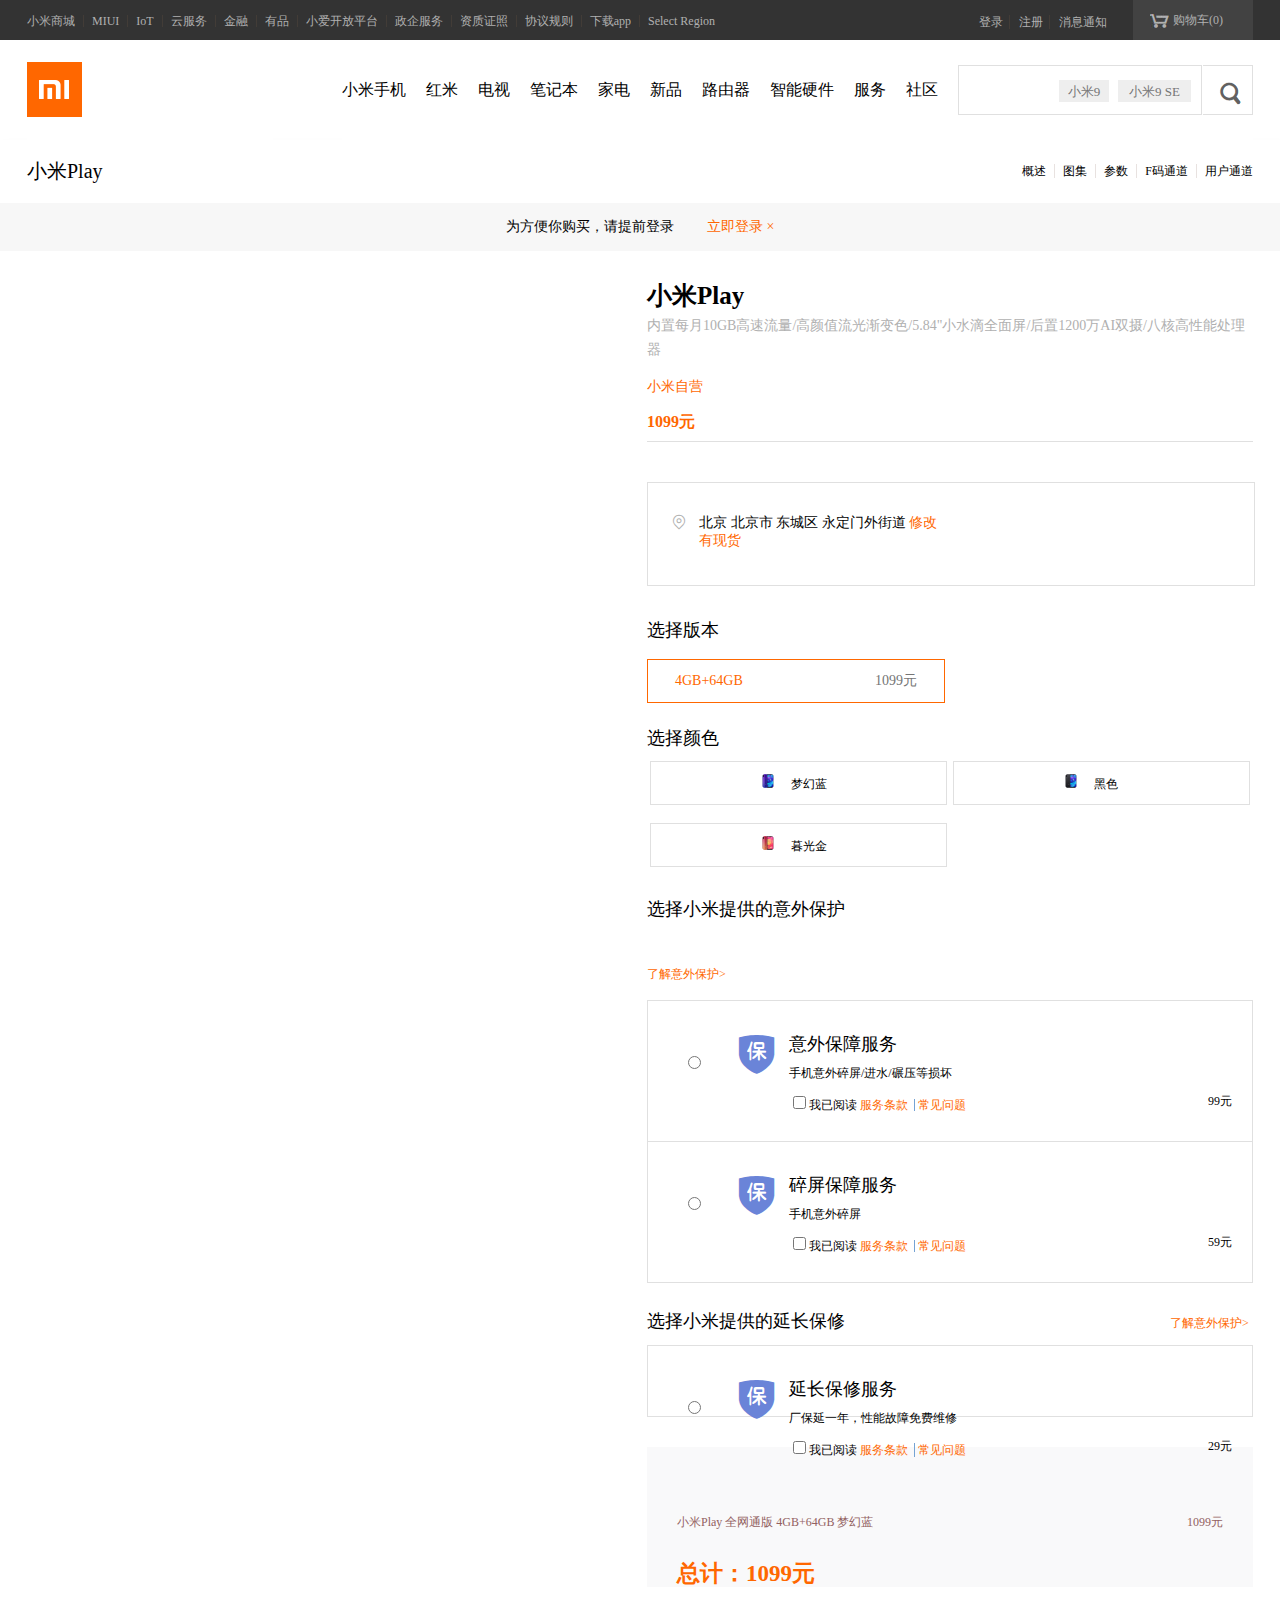
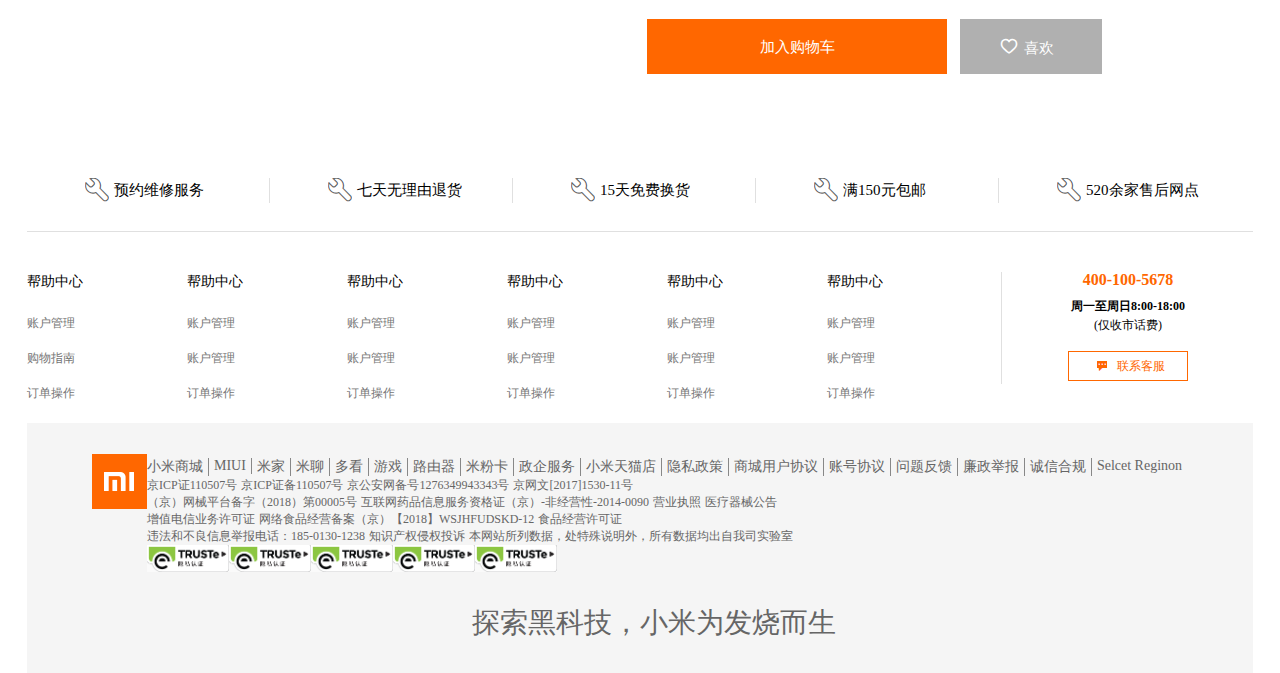
<file: goodsInfor.html>
<!DOCTYPE html>
<html lang="en">
<head>
    <meta charset="UTF-8">
    <meta name="viewport" content="width=device-width, initial-scale=1.0">
    <meta http-equiv="X-UA-Compatible" content="ie=edge">
    <title>商品详情-小米Play </title>
    <link rel="icon" href="images/Apple.png">
    <link rel="stylesheet" href="css/reset.css" type="text/css">
    <link rel="stylesheet" href="css/public.css" type="text/css">
    <link rel="stylesheet" href="css/goodsInfor.css" type="text/css">
    <link rel="stylesheet" href="icon/iconfont.css"
    >
    <link rel="stylesheet" href="icon/iconfont.css"type="text/css">
</head>
<body>
    <!-- 顶部 -->
    <div class="top">
            <div class="topMain">
                <!-- 头部导航栏 -->
                    <div class="topNav">
                        <ul>
                            <li><a href="#" target="_blank" class="first" >小米商城</a></li>
                            <li><a href="#" target="_blank">MIUI</a></li>
                            <li><a href="#" target="_blank">IoT</a></li>
                            <li><a href="#" target="_blank">云服务</a></li>
                            <li><a href="#" target="_blank">金融</a></li>
                            <li><a href="#" target="_blank">有品</a></li>
                            <li><a href="#" target="_blank">小爱开放平台</a></li>
                            <li><a href="#" target="_blank">政企服务</a></li>
                            <li><a href="#" target="_blank">资质证照</a></li>
                            <li><a href="#" target="_blank">协议规则</a></li>
                            <li>
                                <a href="#" target="_blank" class="app">
                                下载app
                                <div class="trangle"></div>
                                <div class="code">
                                    <img src="images/code.png" alt="">
                                    <p>小米商城APP</p>
                                    
                                </div>
                                </a>
                            </li>
                            <li><a href="#" target="_blank" class="last">Select Region</a></li>
                        </ul>
                    </div>
                        <!-- 头部购物车 -->
                        <div class="shoppingCart">
                            <a href="#" target="_blank">
                                <span>购物车(0)</span> 
                                <div class="alert">
                                    <p>购物车里没有商品，快去选购商品吧！</p>
                                </div>
                            </a>
                    </div>
                    <!-- 头部登录注册部分 -->
                    <div class="login">
                        <a href="#" target="_blank" class="first">登录</a>
                        <a href="#" target="_blank">注册</a>
                        <a href="#" target="_blank" class="last">消息通知</a>
                    </div>
                    
            </div>
        </div>
    <!-- logo导航栏 -->
<div class="nav">
        <div class="navMain">
            <!-- logo -->
            <div class="logo">
                <a href="#" target="_blank" title="小米商城" class="logoIcon">小米商城</a>
            </div>
            <!-- 搜索框 -->
            <div class="search"> 
                <!-- <input type="text" name="" id="" class="searchBox"> -->
                <textarea name="" id="" ></textarea>
                <!-- <a href="#" target="_blank" class="magnifier"></a> -->
                <input type="button" name="" id="" class="magnifier">
                <a href="#" target="_blank" class="mi9">小米9</a> 
                <a href="#" target="_blank" class="mi9SE">小米9 SE</a> 
            </div>
        <!-- 导航栏 -->
            <div class="logoNav">
                <ul class="play">
                  
                    <li class="one">
                        <a href="#" target="_blank">小米手机</a>
                        <div class="alert">
                            <div class="alertMain">
                                <ul>
                                    <li class="newProduct">
                                        <div class="new">新品</div>
                                        <div class="box">
                                            <a href="#" target="_blank"><img src="images/phone.png" alt=""></a> 
                                        </div>
                                        <div class="words">
                                            <a href="#" target="_blank">小米9</a>
                                            <p>2999</p>
                                        </div>
                                        
                                    </li>
                                    <li class="newProduct">
                                        <div class="new">新品</div>
                                        <div class="box">
                                            <a href="#" target="_blank"><img src="images/phone.png" alt=""></a>
                                        </div>
                                        <div class="words">
                                            <a href="#" target="_blank">小米9&nbsp;&nbsp;王源限量版</a>
                                            <p>3599</p>
                                        </div>
                                        
                                    </li>
                                    <li class="newProduct">
                                        <div class="new">新品</div>
                                        <div class="box">
                                            <a href="#" target="_blank"><img src="images/phone.png" alt=""></a>
                                        </div>
                                        <div class="words">
                                            <a href="#" target="_blank">小米9 SE</a>
                                            <p>1999</p>
                                        </div>
                                        
                                    </li>
                                    <li class="newProduct">
                                        <div class="new">新品</div>
                                        <div class="box">
                                            <a href="#" target="_blank"><img src="images/phone.png" alt=""></a>
                                        </div>
                                        <div class="words">
                                            <a href="#" target="_blank">小米9 SE 布朗熊限量套装</a>
                                            <p>2499</p>
                                        </div>
                                        
                                    </li>
                                    <li class="newProduct">
                                        <div class="new">新品</div>
                                        <div class="box">
                                            <a href="#" target="_blank"><img src="images/phone.png" alt=""></a>
                                        </div>
                                        <div class="words">
                                            <a href="#" target="_blank">小米MIX3</a>
                                            <p>3299</p>
                                        </div>
                                        
                                    </li>
                                    <li class="newProduct">
                                        <div class="new">新品</div>
                                        <div class="box">
                                            <a href="#" target="_blank"><img src="images/phone.png" alt=""></a>
                                        </div>
                                        <div class="words">
                                            <a href="#" target="_blank">小米8 青春版</a>
                                            <p>1499</p>
                                        </div>
                                        
                                    </li>
                                </ul>
                            </div>
                        </div>
                        
                    </li>
                    <li class="two">
                        <a href="#" target="_blank">红米</a>
                        <div class="alert">
                                <div class="alertMain">
                                    <ul>
                                        <li class="newProduct">
                                            <div class="new">新品</div>
                                            <div class="box">
                                                <a href="#" target="_blank"><img src="images/phone.png" alt=""></a> 
                                            </div>
                                            <div class="words">
                                                <a href="#" target="_blank">小米9</a>
                                                <p>2999</p>
                                            </div>
                                            
                                        </li>
                                        <li class="newProduct">
                                            <div class="new">新品</div>
                                            <div class="box">
                                                <a href="#" target="_blank"><img src="images/phone.png" alt=""></a>
                                            </div>
                                            <div class="words">
                                                <a href="#" target="_blank">小米9&nbsp;&nbsp;王源限量版</a>
                                                <p>3599</p>
                                            </div>
                                            
                                        </li>
                                        <li class="newProduct">
                                            <div class="new">新品</div>
                                            <div class="box">
                                                <a href="#" target="_blank"><img src="images/phone.png" alt=""></a>
                                            </div>
                                            <div class="words">
                                                <a href="#" target="_blank">小米9 SE</a>
                                                <p>1999</p>
                                            </div>
                                            
                                        </li>
                                        <li class="newProduct">
                                            <div class="new">新品</div>
                                            <div class="box">
                                                <a href="#" target="_blank"><img src="images/phone.png" alt=""></a>
                                            </div>
                                            <div class="words">
                                                <a href="#" target="_blank">小米9 SE 布朗熊限量套装</a>
                                                <p>2499</p>
                                            </div>
                                            
                                        </li>
                                        <li class="newProduct">
                                            <div class="new">新品</div>
                                            <div class="box">
                                                <a href="#" target="_blank"><img src="images/phone.png" alt=""></a>
                                            </div>
                                            <div class="words">
                                                <a href="#" target="_blank">小米MIX3</a>
                                                <p>3299</p>
                                            </div>
                                            
                                        </li>
                                        <li class="newProduct">
                                            <div class="new">新品</div>
                                            <div class="box">
                                                <a href="#" target="_blank"><img src="images/phone.png" alt=""></a>
                                            </div>
                                            <div class="words">
                                                <a href="#" target="_blank">小米8 青春版</a>
                                                <p>1499</p>
                                            </div>
                                            
                                        </li>
                                    </ul>
                                </div>
                            </div>
                    </li>
                    <li class="three">
                        <a href="#" target="_blank">电视</a>
                        <div class="alert">
                                <div class="alertMain">
                                    <ul>
                                        <li class="newProduct">
                                            <div class="new">新品</div>
                                            <div class="box">
                                                <a href="#" target="_blank"><img src="images/phone.png" alt=""></a> 
                                            </div>
                                            <div class="words">
                                                <a href="#" target="_blank">小米9</a>
                                                <p>2999</p>
                                            </div>
                                            
                                        </li>
                                        <li class="newProduct">
                                            <div class="new">新品</div>
                                            <div class="box">
                                                <a href="#" target="_blank"><img src="images/phone.png" alt=""></a>
                                            </div>
                                            <div class="words">
                                                <a href="#" target="_blank">小米9&nbsp;&nbsp;王源限量版</a>
                                                <p>3599</p>
                                            </div>
                                            
                                        </li>
                                        <li class="newProduct">
                                            <div class="new">新品</div>
                                            <div class="box">
                                                <a href="#" target="_blank"><img src="images/phone.png" alt=""></a>
                                            </div>
                                            <div class="words">
                                                <a href="#" target="_blank">小米9 SE</a>
                                                <p>1999</p>
                                            </div>
                                            
                                        </li>
                                        <li class="newProduct">
                                            <div class="new">新品</div>
                                            <div class="box">
                                                <a href="#" target="_blank"><img src="images/phone.png" alt=""></a>
                                            </div>
                                            <div class="words">
                                                <a href="#" target="_blank">小米9 SE 布朗熊限量套装</a>
                                                <p>2499</p>
                                            </div>
                                            
                                        </li>
                                        <li class="newProduct">
                                            <div class="new">新品</div>
                                            <div class="box">
                                                <a href="#" target="_blank"><img src="images/phone.png" alt=""></a>
                                            </div>
                                            <div class="words">
                                                <a href="#" target="_blank">小米MIX3</a>
                                                <p>3299</p>
                                            </div>
                                            
                                        </li>
                                        <li class="newProduct">
                                            <div class="new">新品</div>
                                            <div class="box">
                                                <a href="#" target="_blank"><img src="images/phone.png" alt=""></a>
                                            </div>
                                            <div class="words">
                                                <a href="#" target="_blank">小米8 青春版</a>
                                                <p>1499</p>
                                            </div>
                                            
                                        </li>
                                    </ul>
                                </div>
                            </div>
                    </li>
                    <li class="four">
                        <a href="#" target="_blank">笔记本</a>
                        <div class="alert">
                                <div class="alertMain">
                                    <ul>
                                        <li class="newProduct">
                                            <div class="new">新品</div>
                                            <div class="box">
                                                <a href="#" target="_blank"><img src="images/phone.png" alt=""></a> 
                                            </div>
                                            <div class="words">
                                                <a href="#" target="_blank">小米9</a>
                                                <p>2999</p>
                                            </div>
                                            
                                        </li>
                                        <li class="newProduct">
                                            <div class="new">新品</div>
                                            <div class="box">
                                                <a href="#" target="_blank"><img src="images/phone.png" alt=""></a>
                                            </div>
                                            <div class="words">
                                                <a href="#" target="_blank">小米9&nbsp;&nbsp;王源限量版</a>
                                                <p>3599</p>
                                            </div>
                                            
                                        </li>
                                        <li class="newProduct">
                                            <div class="new">新品</div>
                                            <div class="box">
                                                <a href="#" target="_blank"><img src="images/phone.png" alt=""></a>
                                            </div>
                                            <div class="words">
                                                <a href="#" target="_blank">小米9 SE</a>
                                                <p>1999</p>
                                            </div>
                                            
                                        </li>
                                        <li class="newProduct">
                                            <div class="new">新品</div>
                                            <div class="box">
                                                <a href="#" target="_blank"><img src="images/phone.png" alt=""></a>
                                            </div>
                                            <div class="words">
                                                <a href="#" target="_blank">小米9 SE 布朗熊限量套装</a>
                                                <p>2499</p>
                                            </div>
                                            
                                        </li>
                                        <li class="newProduct">
                                            <div class="new">新品</div>
                                            <div class="box">
                                                <a href="#" target="_blank"><img src="images/phone.png" alt=""></a>
                                            </div>
                                            <div class="words">
                                                <a href="#" target="_blank">小米MIX3</a>
                                                <p>3299</p>
                                            </div>
                                            
                                        </li>
                                        <li class="newProduct">
                                            <div class="new">新品</div>
                                            <div class="box">
                                                <a href="#" target="_blank"><img src="images/phone.png" alt=""></a>
                                            </div>
                                            <div class="words">
                                                <a href="#" target="_blank">小米8 青春版</a>
                                                <p>1499</p>
                                            </div>
                                            
                                        </li>
                                    </ul>
                                </div>
                            </div>
                    </li>
                    <li class="five">
                        <a href="#" target="_blank">家电</a>
                        <div class="alert">
                                <div class="alertMain">
                                    <ul>
                                        <li class="newProduct">
                                            <div class="new">新品</div>
                                            <div class="box">
                                                <a href="#" target="_blank"><img src="images/phone.png" alt=""></a> 
                                            </div>
                                            <div class="words">
                                                <a href="#" target="_blank">小米9</a>
                                                <p>2999</p>
                                            </div>
                                            
                                        </li>
                                        <li class="newProduct">
                                            <div class="new">新品</div>
                                            <div class="box">
                                                <a href="#" target="_blank"><img src="images/phone.png" alt=""></a>
                                            </div>
                                            <div class="words">
                                                <a href="#" target="_blank">小米9&nbsp;&nbsp;王源限量版</a>
                                                <p>3599</p>
                                            </div>
                                            
                                        </li>
                                        <li class="newProduct">
                                            <div class="new">新品</div>
                                            <div class="box">
                                                <a href="#" target="_blank"><img src="images/phone.png" alt=""></a>
                                            </div>
                                            <div class="words">
                                                <a href="#" target="_blank">小米9 SE</a>
                                                <p>1999</p>
                                            </div>
                                            
                                        </li>
                                        <li class="newProduct">
                                            <div class="new">新品</div>
                                            <div class="box">
                                                <a href="#" target="_blank"><img src="images/phone.png" alt=""></a>
                                            </div>
                                            <div class="words">
                                                <a href="#" target="_blank">小米9 SE 布朗熊限量套装</a>
                                                <p>2499</p>
                                            </div>
                                            
                                        </li>
                                        <li class="newProduct">
                                            <div class="new">新品</div>
                                            <div class="box">
                                                <a href="#" target="_blank"><img src="images/phone.png" alt=""></a>
                                            </div>
                                            <div class="words">
                                                <a href="#" target="_blank">小米MIX3</a>
                                                <p>3299</p>
                                            </div>
                                            
                                        </li>
                                        <li class="newProduct">
                                            <div class="new">新品</div>
                                            <div class="box">
                                                <a href="#" target="_blank"><img src="images/phone.png" alt=""></a>
                                            </div>
                                            <div class="words">
                                                <a href="#" target="_blank">小米8 青春版</a>
                                                <p>1499</p>
                                            </div>
                                            
                                        </li>
                                    </ul>
                                </div>
                            </div>
                    </li>
                    <li class="six">
                        <a href="#" target="_blank">新品</a>
                        <div class="alert">
                                <div class="alertMain">
                                    <ul>
                                        <li class="newProduct">
                                            <div class="new">新品</div>
                                            <div class="box">
                                                <a href="#" target="_blank"><img src="images/phone.png" alt=""></a> 
                                            </div>
                                            <div class="words">
                                                <a href="#" target="_blank">小米9</a>
                                                <p>2999</p>
                                            </div>
                                            
                                        </li>
                                        <li class="newProduct">
                                            <div class="new">新品</div>
                                            <div class="box">
                                                <a href="#" target="_blank"><img src="images/phone.png" alt=""></a>
                                            </div>
                                            <div class="words">
                                                <a href="#" target="_blank">小米9&nbsp;&nbsp;王源限量版</a>
                                                <p>3599</p>
                                            </div>
                                            
                                        </li>
                                        <li class="newProduct">
                                            <div class="new">新品</div>
                                            <div class="box">
                                                <a href="#" target="_blank"><img src="images/phone.png" alt=""></a>
                                            </div>
                                            <div class="words">
                                                <a href="#" target="_blank">小米9 SE</a>
                                                <p>1999</p>
                                            </div>
                                            
                                        </li>
                                        <li class="newProduct">
                                            <div class="new">新品</div>
                                            <div class="box">
                                                <a href="#" target="_blank"><img src="images/phone.png" alt=""></a>
                                            </div>
                                            <div class="words">
                                                <a href="#" target="_blank">小米9 SE 布朗熊限量套装</a>
                                                <p>2499</p>
                                            </div>
                                            
                                        </li>
                                        <li class="newProduct">
                                            <div class="new">新品</div>
                                            <div class="box">
                                                <a href="#" target="_blank"><img src="images/phone.png" alt=""></a>
                                            </div>
                                            <div class="words">
                                                <a href="#" target="_blank">小米MIX3</a>
                                                <p>3299</p>
                                            </div>
                                            
                                        </li>
                                        <li class="newProduct">
                                            <div class="new">新品</div>
                                            <div class="box">
                                                <a href="#" target="_blank"><img src="images/phone.png" alt=""></a>
                                            </div>
                                            <div class="words">
                                                <a href="#" target="_blank">小米8 青春版</a>
                                                <p>1499</p>
                                            </div>
                                            
                                        </li>
                                    </ul>
                                </div>
                            </div>
                    </li>
                    <li class="seven">
                        <a href="#" target="_blank">路由器</a>
                         <div class="alert">
                                <div class="alertMain">
                                    <ul>
                                        <li class="newProduct">
                                            <div class="new">新品</div>
                                            <div class="box">
                                                <a href="#" target="_blank"><img src="images/phone.png" alt=""></a> 
                                            </div>
                                            <div class="words">
                                                <a href="#" target="_blank">小米9</a>
                                                <p>2999</p>
                                            </div>
                                            
                                        </li>
                                        <li class="newProduct">
                                            <div class="new">新品</div>
                                            <div class="box">
                                                <a href="#" target="_blank"><img src="images/phone.png" alt=""></a>
                                            </div>
                                            <div class="words">
                                                <a href="#" target="_blank">小米9&nbsp;&nbsp;王源限量版</a>
                                                <p>3599</p>
                                            </div>
                                            
                                        </li>
                                        <li class="newProduct">
                                            <div class="new">新品</div>
                                            <div class="box">
                                                <a href="#" target="_blank"><img src="images/phone.png" alt=""></a>
                                            </div>
                                            <div class="words">
                                                <a href="#" target="_blank">小米9 SE</a>
                                                <p>1999</p>
                                            </div>
                                            
                                        </li>
                                        <li class="newProduct">
                                            <div class="new">新品</div>
                                            <div class="box">
                                                <a href="#" target="_blank"><img src="images/phone.png" alt=""></a>
                                            </div>
                                            <div class="words">
                                                <a href="#" target="_blank">小米9 SE 布朗熊限量套装</a>
                                                <p>2499</p>
                                            </div>
                                            
                                        </li>
                                        <li class="newProduct">
                                            <div class="new">新品</div>
                                            <div class="box">
                                                <a href="#" target="_blank"><img src="images/phone.png" alt=""></a>
                                            </div>
                                            <div class="words">
                                                <a href="#" target="_blank">小米MIX3</a>
                                                <p>3299</p>
                                            </div>
                                            
                                        </li>
                                        <li class="newProduct">
                                            <div class="new">新品</div>
                                            <div class="box">
                                                <a href="#" target="_blank"><img src="images/phone.png" alt=""></a>
                                            </div>
                                            <div class="words">
                                                <a href="#" target="_blank">小米8 青春版</a>
                                                <p>1499</p>
                                            </div>
                                            
                                        </li>
                                    </ul>
                                </div>
                            </div>
                    </li>
                    <li class="eight">
                        <a href="#" target="_blank">智能硬件</a>
                         <div class="alert">
                                <div class="alertMain">
                                    <ul>
                                        <li class="newProduct">
                                            <div class="new">新品</div>
                                            <div class="box">
                                                <a href="#" target="_blank"><img src="images/phone.png" alt=""></a> 
                                            </div>
                                            <div class="words">
                                                <a href="#" target="_blank">小米9</a>
                                                <p>2999</p>
                                            </div>
                                            
                                        </li>
                                        <li class="newProduct">
                                            <div class="new">新品</div>
                                            <div class="box">
                                                <a href="#" target="_blank"><img src="images/phone.png" alt=""></a>
                                            </div>
                                            <div class="words">
                                                <a href="#" target="_blank">小米9&nbsp;&nbsp;王源限量版</a>
                                                <p>3599</p>
                                            </div>
                                            
                                        </li>
                                        <li class="newProduct">
                                            <div class="new">新品</div>
                                            <div class="box">
                                                <a href="#" target="_blank"><img src="images/phone.png" alt=""></a>
                                            </div>
                                            <div class="words">
                                                <a href="#" target="_blank">小米9 SE</a>
                                                <p>1999</p>
                                            </div>
                                            
                                        </li>
                                        <li class="newProduct">
                                            <div class="new">新品</div>
                                            <div class="box">
                                                <a href="#" target="_blank"><img src="images/phone.png" alt=""></a>
                                            </div>
                                            <div class="words">
                                                <a href="#" target="_blank">小米9 SE 布朗熊限量套装</a>
                                                <p>2499</p>
                                            </div>
                                            
                                        </li>
                                        <li class="newProduct">
                                            <div class="new">新品</div>
                                            <div class="box">
                                                <a href="#" target="_blank"><img src="images/phone.png" alt=""></a>
                                            </div>
                                            <div class="words">
                                                <a href="#" target="_blank">小米MIX3</a>
                                                <p>3299</p>
                                            </div>
                                            
                                        </li>
                                        <li class="newProduct">
                                            <div class="new">新品</div>
                                            <div class="box">
                                                <a href="#" target="_blank"><img src="images/phone.png" alt=""></a>
                                            </div>
                                            <div class="words">
                                                <a href="#" target="_blank">小米8 青春版</a>
                                                <p>1499</p>
                                            </div>
                                            
                                        </li>
                                    </ul>
                                </div>
                            </div>
                    </li>
                    <li class="nine">
                        <a href="#" target="_blank">服务</a>
                         <div class="alert">
                                <div class="alertMain">
                                    <ul>
                                        <li class="newProduct">
                                            <div class="new">新品</div>
                                            <div class="box">
                                                <a href="#" target="_blank"><img src="images/phone.png" alt=""></a> 
                                            </div>
                                            <div class="words">
                                                <a href="#" target="_blank">小米9</a>
                                                <p>2999</p>
                                            </div>
                                            
                                        </li>
                                        <li class="newProduct">
                                            <div class="new">新品</div>
                                            <div class="box">
                                                <a href="#" target="_blank"><img src="images/phone.png" alt=""></a>
                                            </div>
                                            <div class="words">
                                                <a href="#" target="_blank">小米9&nbsp;&nbsp;王源限量版</a>
                                                <p>3599</p>
                                            </div>
                                            
                                        </li>
                                        <li class="newProduct">
                                            <div class="new">新品</div>
                                            <div class="box">
                                                <a href="#" target="_blank"><img src="images/phone.png" alt=""></a>
                                            </div>
                                            <div class="words">
                                                <a href="#" target="_blank">小米9 SE</a>
                                                <p>1999</p>
                                            </div>
                                            
                                        </li>
                                        <li class="newProduct">
                                            <div class="new">新品</div>
                                            <div class="box">
                                                <a href="#" target="_blank"><img src="images/phone.png" alt=""></a>
                                            </div>
                                            <div class="words">
                                                <a href="#" target="_blank">小米9 SE 布朗熊限量套装</a>
                                                <p>2499</p>
                                            </div>
                                            
                                        </li>
                                        <li class="newProduct">
                                            <div class="new">新品</div>
                                            <div class="box">
                                                <a href="#" target="_blank"><img src="images/phone.png" alt=""></a>
                                            </div>
                                            <div class="words">
                                                <a href="#" target="_blank">小米MIX3</a>
                                                <p>3299</p>
                                            </div>
                                            
                                        </li>
                                        <li class="newProduct">
                                            <div class="new">新品</div>
                                            <div class="box">
                                                <a href="#" target="_blank"><img src="images/phone.png" alt=""></a>
                                            </div>
                                            <div class="words">
                                                <a href="#" target="_blank">小米8 青春版</a>
                                                <p>1499</p>
                                            </div>
                                            
                                        </li>
                                    </ul>
                                </div>
                            </div>
                    </li>
                    <li class="ten">
                        <a href="#" target="_blank">社区</a>
                         <div class="alert">
                                <div class="alertMain">
                                    <ul>
                                        <li class="newProduct">
                                            <div class="new">新品</div>
                                            <div class="box">
                                                <a href="#" target="_blank"><img src="images/phone.png" alt=""></a> 
                                            </div>
                                            <div class="words">
                                                <a href="#" target="_blank">小米9</a>
                                                <p>2999</p>
                                            </div>
                                            
                                        </li>
                                        <li class="newProduct">
                                            <div class="new">新品</div>
                                            <div class="box">
                                                <a href="#" target="_blank"><img src="images/phone.png" alt=""></a>
                                            </div>
                                            <div class="words">
                                                <a href="#" target="_blank">小米9&nbsp;&nbsp;王源限量版</a>
                                                <p>3599</p>
                                            </div>
                                            
                                        </li>
                                        <li class="newProduct">
                                            <div class="new">新品</div>
                                            <div class="box">
                                                <a href="#" target="_blank"><img src="images/phone.png" alt=""></a>
                                            </div>
                                            <div class="words">
                                                <a href="#" target="_blank">小米9 SE</a>
                                                <p>1999</p>
                                            </div>
                                            
                                        </li>
                                        <li class="newProduct">
                                            <div class="new">新品</div>
                                            <div class="box">
                                                <a href="#" target="_blank"><img src="images/phone.png" alt=""></a>
                                            </div>
                                            <div class="words">
                                                <a href="#" target="_blank">小米9 SE 布朗熊限量套装</a>
                                                <p>2499</p>
                                            </div>
                                            
                                        </li>
                                        <li class="newProduct">
                                            <div class="new">新品</div>
                                            <div class="box">
                                                <a href="#" target="_blank"><img src="images/phone.png" alt=""></a>
                                            </div>
                                            <div class="words">
                                                <a href="#" target="_blank">小米MIX3</a>
                                                <p>3299</p>
                                            </div>
                                            
                                        </li>
                                        <li class="newProduct">
                                            <div class="new">新品</div>
                                            <div class="box">
                                                <a href="#" target="_blank"><img src="images/phone.png" alt=""></a>
                                            </div>
                                            <div class="words">
                                                <a href="#" target="_blank">小米8 青春版</a>
                                                <p>1499</p>
                                            </div>
                                            
                                        </li>
                                    </ul>
                                </div>
                            </div>
                    </li>
                    <!-- <li class="eleven">全部商品分类</li> -->
                </ul>
            </div>
        </div>
    </div>
    <!-- 商品标题 -->
<div class="miPlay">
    <div class="miPlayMain">
        <div class="miPlayLeft">小米Play</div>
        <div class="miPlayRight">
            <ul>
                <li><a href="#" target="_blank" class="miPlayRightOne">概述</a></li>
                <li><a href="#" target="_blank">图集</a></li>
                <li><a href="#" target="_blank">参数</a></li>
                <li><a href="#" target="_blank">F码通道</a></li>
                <li ><a href="#" target="_blank" class="miPlayRightFive">用户通道</a></li>
            </ul>
        </div>
    </div>
</div>
<!-- 登录提醒 -->
<div class="loginAtten">
    <div class="loginAttenMain">
        为方便你购买，请提前登录
        <a href="#" target="_blank">立即登录 ×</a>
    </div>
</div>
<!-- 商品详情 -->
<div class="goodsInfor">
    <div class="goodsInforMain">
        <div class="miPlayPic">
            <!-- <span class="iconfont icon-left
            "></span>
            <img src="images/miPlayPic.png" alt="">
            <span class="iconfont icon-right1
            "></span> -->
        </div>
        <div class="miPlayInfor">
                <!-- 概述 -->
            <div class="genInfor">
                <h2>小米Play</h2>
                <p>内置每月10GB高速流量/高颜值流光渐变色/5.84"小水滴全面屏/后置1200万AI双摄/八核高性能处理器</p>
                <i>小米自营</i>
                <h3>1099元</h3>
            </div>
            <!-- 送货地址 -->
            <div class="adress">
                <span class="iconfont icon-dingwei"></span>
                <div class="adressInfor">
                    北京 北京市 东城区 永定门外街道 <a href="#" target="_blank">修改</a> <br> <a href="#" target="_blank">有现货</a>
                </div>
            </div>
            <!-- 版本 -->
            <div class="style">
                <h2>选择版本</h2>
                <div class="selectStyle">
                    <b>4GB+64GB</b>
                    <em>1099元</em>
                </div>
            </div>
            <!-- 颜色 -->
            <div class="color">
                <h2>选择颜色</h2>
                <ul>
                    <li><img src="images/blue.png" alt="">梦幻蓝</li>
                    <li><img src="images/black.png" alt="">黑色</li>
                    <li class="colorThree"><img src="images/gold.png" alt="">暮光金</li>
                </ul>
            </div>
            <!-- 意外保护 -->
            <div class="protect">
                    <h3>选择小米提供的意外保护</h3>
                    <a href="#" target="_blank" > 了解意外保护&gt;</a>
                <div class="wrong">
                    <div class="radio">
                        <input type="radio" name="insur" id="">
                        <span class="iconfont icon-baozhang-copy"></span>
                    </div>
                    <div class="protectWord">
                        <h5>意外保障服务</h5>
                        <p>手机意外碎屏/进水/碾压等损坏</p>
                        <input type="checkbox" name="" id="readOne"><label for="readOne">我已阅读 </label>
                        <a href="#" target="_blank">服务条款</a>
                        <a href="#" target="_blank">常见问题</a>
                        <i>99元</i>
                    </div>
                    
                </div>
                <div class="broke">
                        <div class="radio">
                                <input type="radio" name="insur" id="">
                                <span class="iconfont icon-baozhang-copy"></span>
                        </div>
                        <div class="protectWord">
                            <h5>碎屏保障服务</h5>
                            <p>手机意外碎屏</p>
                            <input type="checkbox" name="" id="readTwo"><label for="readTwo">我已阅读 </label> 
                            <a href="#" target="_blank">服务条款</a>
                            <a href="#" target="_blank">常见问题</a>
                            <i>59元</i>
                        </div>
                </div>
            </div> 
            <!-- 延长保修 -->
            <div class="insur">
                <h3>选择小米提供的延长保修</h3>
                <a href="#" target="_blank" > 了解意外保护&gt;</a>
                <div class="wrong">
                        <div class="radio">
                            <input type="radio" name="" id="">
                            <span class="iconfont icon-baozhang-copy"></span>
                        </div>
                        <div class="protectWord">
                            <h5>延长保修服务</h5>
                            <p>厂保延一年，性能故障免费维修</p>
                            <input type="checkbox" name="" id="readThree"><label for="readThree">我已阅读 </label>
                            <a href="#" target="_blank">服务条款</a>
                            <a href="#" target="_blank">常见问题</a>
                            <i>29元</i>
                        </div>
                        
                    </div>
            </div>
            <!-- 总价 -->
            <div class="sumPrice">
                <div class="sumPriceMain">
                    <p>小米Play 全网通版 4GB+64GB 梦幻蓝 <span>1099元</span></p>
                    <b>总计：1099元</b>
                </div>
            </div>
            <!-- 付款加购 -->
            <div class="dollor">
                <div ><input type="button" name="" class="toCart" value="加入购物车"> </div>
                <div class="like"><span class="iconfont icon-like"></span><em>喜欢</em></div>
                <div class="dollorWord"></div>
            </div>
        </div>
    </div>
</div>
<!-- 页面最底部 -->
<div class="pageBottom">
        <div class="pageBottomMain">
    <!-- 页面底部服务部分  -->
            <div class="service">
                <ul>
                    <li>
                        
                        <a href="#" target="_blank">
                                <div class="serviceIcon"></div>
                            <div class="serviceWord">预约维修服务</div>
                            
                        </a>
                        
                    </li>
                    <li>
                        
                        <a href="#" target="_blank">
                                <div class="serviceIcon"></div>
                            <div class="serviceWord">七天无理由退货</div>
                            
                        </a>
                        
                    </li>
                    <li>
                        
                        <a href="#" target="_blank">
                                <div class="serviceIcon"></div>
                            <div class="serviceWord">15天免费换货</div>
                           
                        </a>
                        
                    </li>
                    <li>
                        
                        <a href="#" target="_blank">
                                <div class="serviceIcon"></div>
                            <div class="serviceWord">满150元包邮</div>
                        
                        </a>
                        
                    </li>
                    <li class="serviceLast">
                        
                        <a href="#" target="_blank">
                                <div class="serviceIcon"></div>
                            <div class="serviceWord">520余家售后网点</div>
                       
                        </a>
                        
                    </li>
                </ul>
            </div>
    <!-- 页面底部帮助部分 -->
            <div class="help">
                <dl>
                    <dt>帮助中心</dt>
                    <dd> <a href="#" target="_blank">账户管理</a> </dd>
                    <dd> <a href="#" target="_blank">购物指南</a> </dd>
                    <dd> <a href="#" target="_blank">订单操作</a> </dd>
                </dl>
                <dl>
                    <dt>帮助中心</dt>
                    <dd> <a href="#" target="_blank">账户管理</a> </dd>
                    <dd> <a href="#" target="_blank">账户管理</a> </dd>
                    <dd> <a href="#" target="_blank">订单操作</a> </dd>
                </dl>
                <dl>
                    <dt>帮助中心</dt>
                    <dd> <a href="#" target="_blank">账户管理</a> </dd>
                    <dd> <a href="#" target="_blank">账户管理</a> </dd>
                    <dd> <a href="#" target="_blank">订单操作</a> </dd>
                </dl>
                <dl>
                    <dt>帮助中心</dt>
                    <dd> <a href="#" target="_blank">账户管理</a> </dd>
                    <dd> <a href="#" target="_blank">账户管理</a> </dd>
                    <dd> <a href="#" target="_blank">订单操作</a> </dd>
                </dl>
                <dl>
                    <dt>帮助中心</dt>
                    <dd> <a href="#" target="_blank">账户管理</a> </dd>
                    <dd> <a href="#" target="_blank">账户管理</a> </dd>
                    <dd> <a href="#" target="_blank">订单操作</a> </dd>
                </dl>
                <dl>
                    <dt>帮助中心</dt>
                    <dd> <a href="#" target="_blank">账户管理</a> </dd>
                    <dd> <a href="#" target="_blank">账户管理</a> </dd>
                    <dd> <a href="#" target="_blank">订单操作</a> </dd>
                </dl>
            </div>
    <!-- 页面底热线部分 -->
            <div class="hotline">
                <div class="hotlineMain">
                    <div class="hotlineMainWord">
                        <h3>400-100-5678</h3>
                        <h4>周一至周日8:00-18:00</h4>
                        <p>(仅收市话费)</p>
                        <div class="bgPic" >
                            <a href="#" target="_blank" class="inlineService">联系客服</a>
                            
                        </div>
                    </div>
                </div>
            </div>
        </div>
    
    <!-- 页面最底部 -->
    <div class="pageLast">
        <div class="pageLastMain">
            <div class="pageLastLeft">
                <img src="images/logo.png" alt="">
            </div>
            <div class="pageLastRight">
                <ul class="firstLine" >
                    <li class="firstLineLeft"><a href="#" target="_blank">小米商城</a></li>
                    <li><a href="#" target="_blank">MIUI</a></li>
                    <li><a href="#" target="_blank">米家</a></li>
                    <li><a href="#" target="_blank">米聊</a></li>
                    <li><a href="#" target="_blank">多看</a></li>
                    <li><a href="#" target="_blank">游戏</a></li>
                    <li><a href="#" target="_blank">路由器</a></li>
                    <li><a href="#" target="_blank">米粉卡</a></li>
                    <li><a href="#" target="_blank">政企服务</a></li>
                    <li><a href="#" target="_blank">小米天猫店</a></li>
                    <li><a href="#" target="_blank">隐私政策</a></li>
                    <li><a href="#" target="_blank">商城用户协议</a></li>
                    <li><a href="#" target="_blank">账号协议</a></li>
                    <li><a href="#" target="_blank">问题反馈</a></li>
                    <li><a href="#" target="_blank">廉政举报</a></li>
                    <li><a href="#" target="_blank">诚信合规</a></li>
                    <li class="firstLineRight"><a href="#" target="_blank">Selcet Reginon</a></li>
                </ul>
                <ul class="secondLine">
                    <!-- <li><a href="#" target="_blank">©mi.com</a></li> -->
                    <li>京ICP证110507号</li>
                    <li><a href="#" target="_blank">京ICP证备110507号</a></li>
                    <li><a href="#" target="_blank">京公安网备号1276349943343号</a></li>
                    <li><a href="#" target="_blank">京网文[2017]1530-11号</a></li>
                    <!-- <li><a href="#" target="_blank">©mi.com</a></li> -->
                </ul>
                <ul class="thirthLine">
                    <li><a href="#" target="_blank">（京）网械平台备字（2018）第00005号</a></li>
                    <li><a href="#" target="_blank">互联网药品信息服务资格证（京）-非经营性-2014-0090</a></li>
                    <li><a href="#" target="_blank">营业执照</a></li>
                    <li><a href="#" target="_blank">医疗器械公告</a></li>
                </ul>
                <ul class="fourthLine">
                    <li><a href="#" target="_blank">增值电信业务许可证</a></li>
                    <li>网络食品经营备案（京）【2018】WSJHFUDSKD-12</li>
                    <li><a href="#" target="_blank">食品经营许可证</a></li>
                </ul>
               <ul class="fivethLine">
                   <li>违法和不良信息举报电话：185-0130-1238</li>
                   <li><a href="#" target="_blank">知识产权侵权投诉</a> </li>
                   <li>本网站所列数据，处特殊说明外，所有数据均出自我司实验室</li>
               </ul>
               <ul class="sixthLine">
                   <li><a href="#" target="_blank"><img src="images/pageBottomLeft.png" alt=""></a></li>
                   <li><a href="#" target="_blank"><img src="images/pageBottomLeft.png" alt=""></a></li>
                   <li><a href="#" target="_blank"><img src="images/pageBottomLeft.png" alt=""></a></li>
                   <li><a href="#" target="_blank"><img src="images/pageBottomLeft.png" alt=""></a></li>
                   <li><a href="#" target="_blank"><img src="images/pageBottomLeft.png" alt=""></a></li>
               </ul>
               <div class="endWord">探索黑科技，小米为发烧而生</div>
            </div>
           
        </div>
    </div>
</body>
</html>
</file>
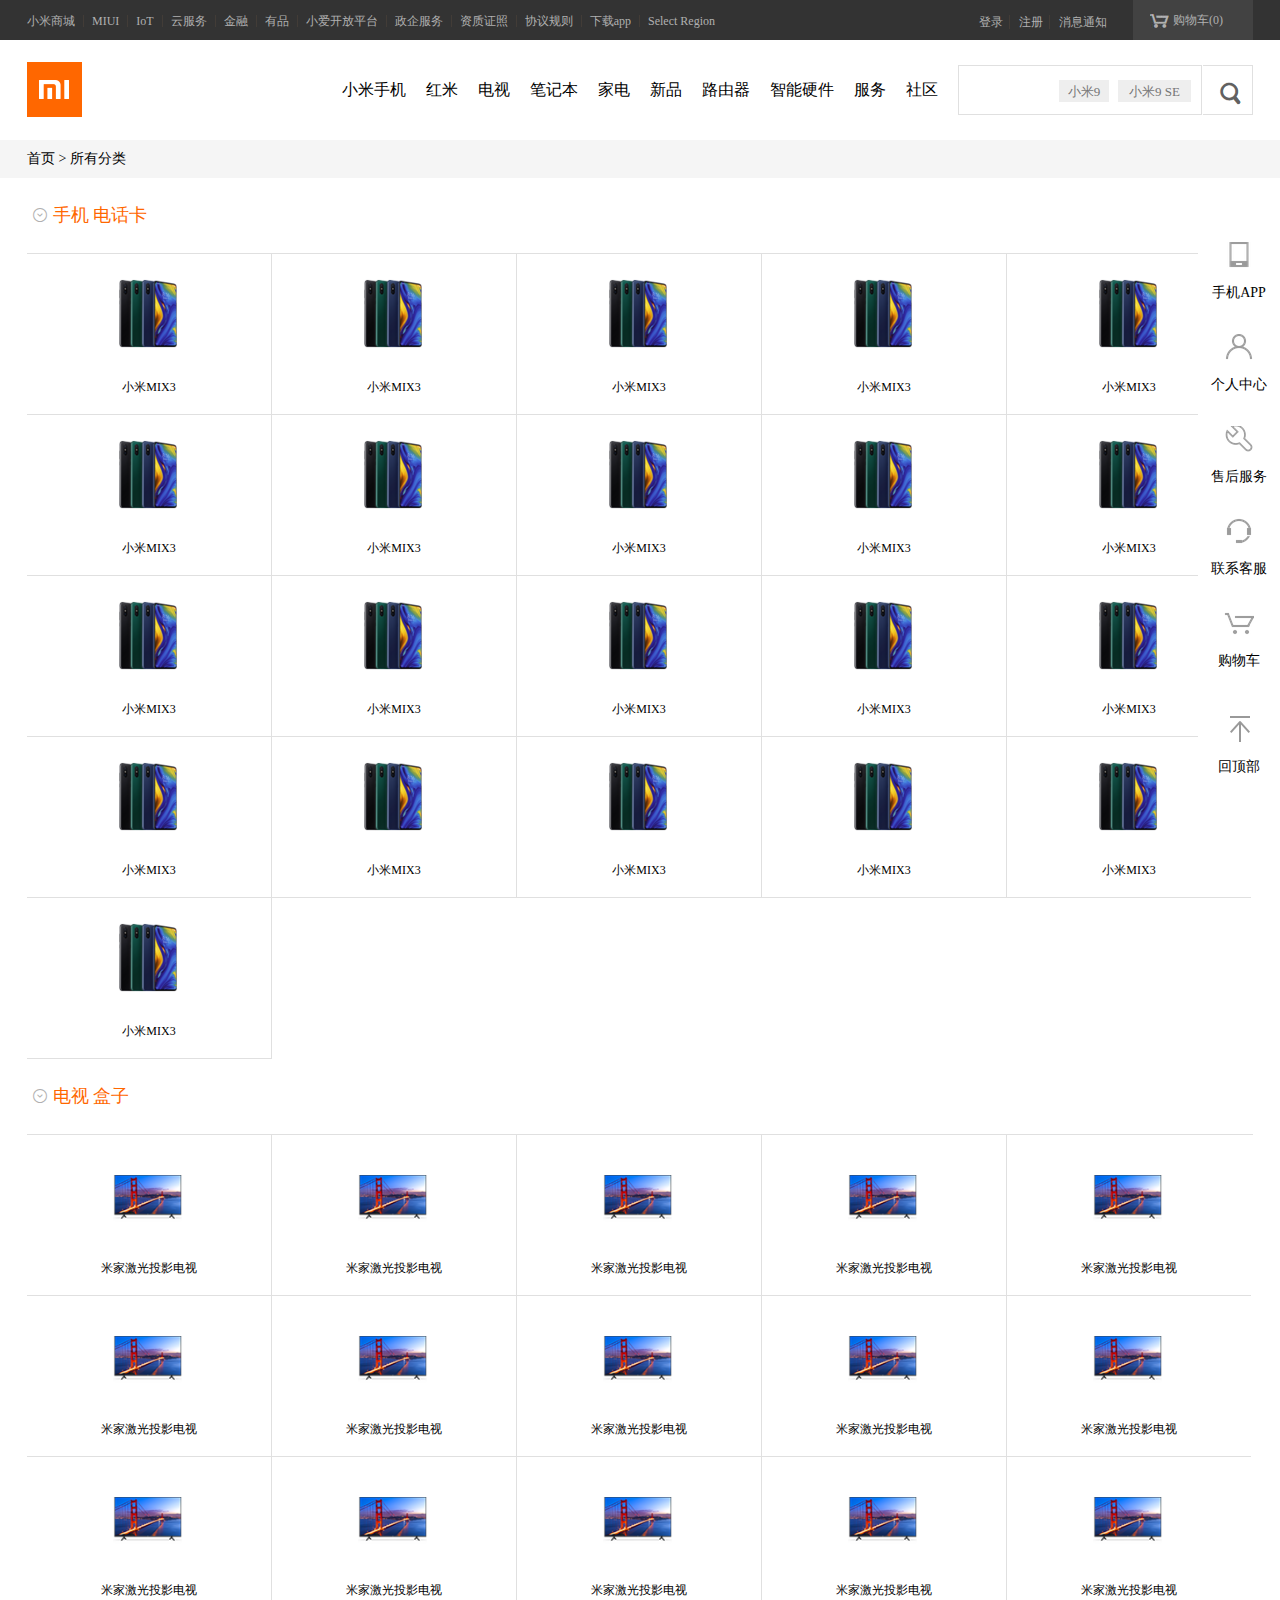
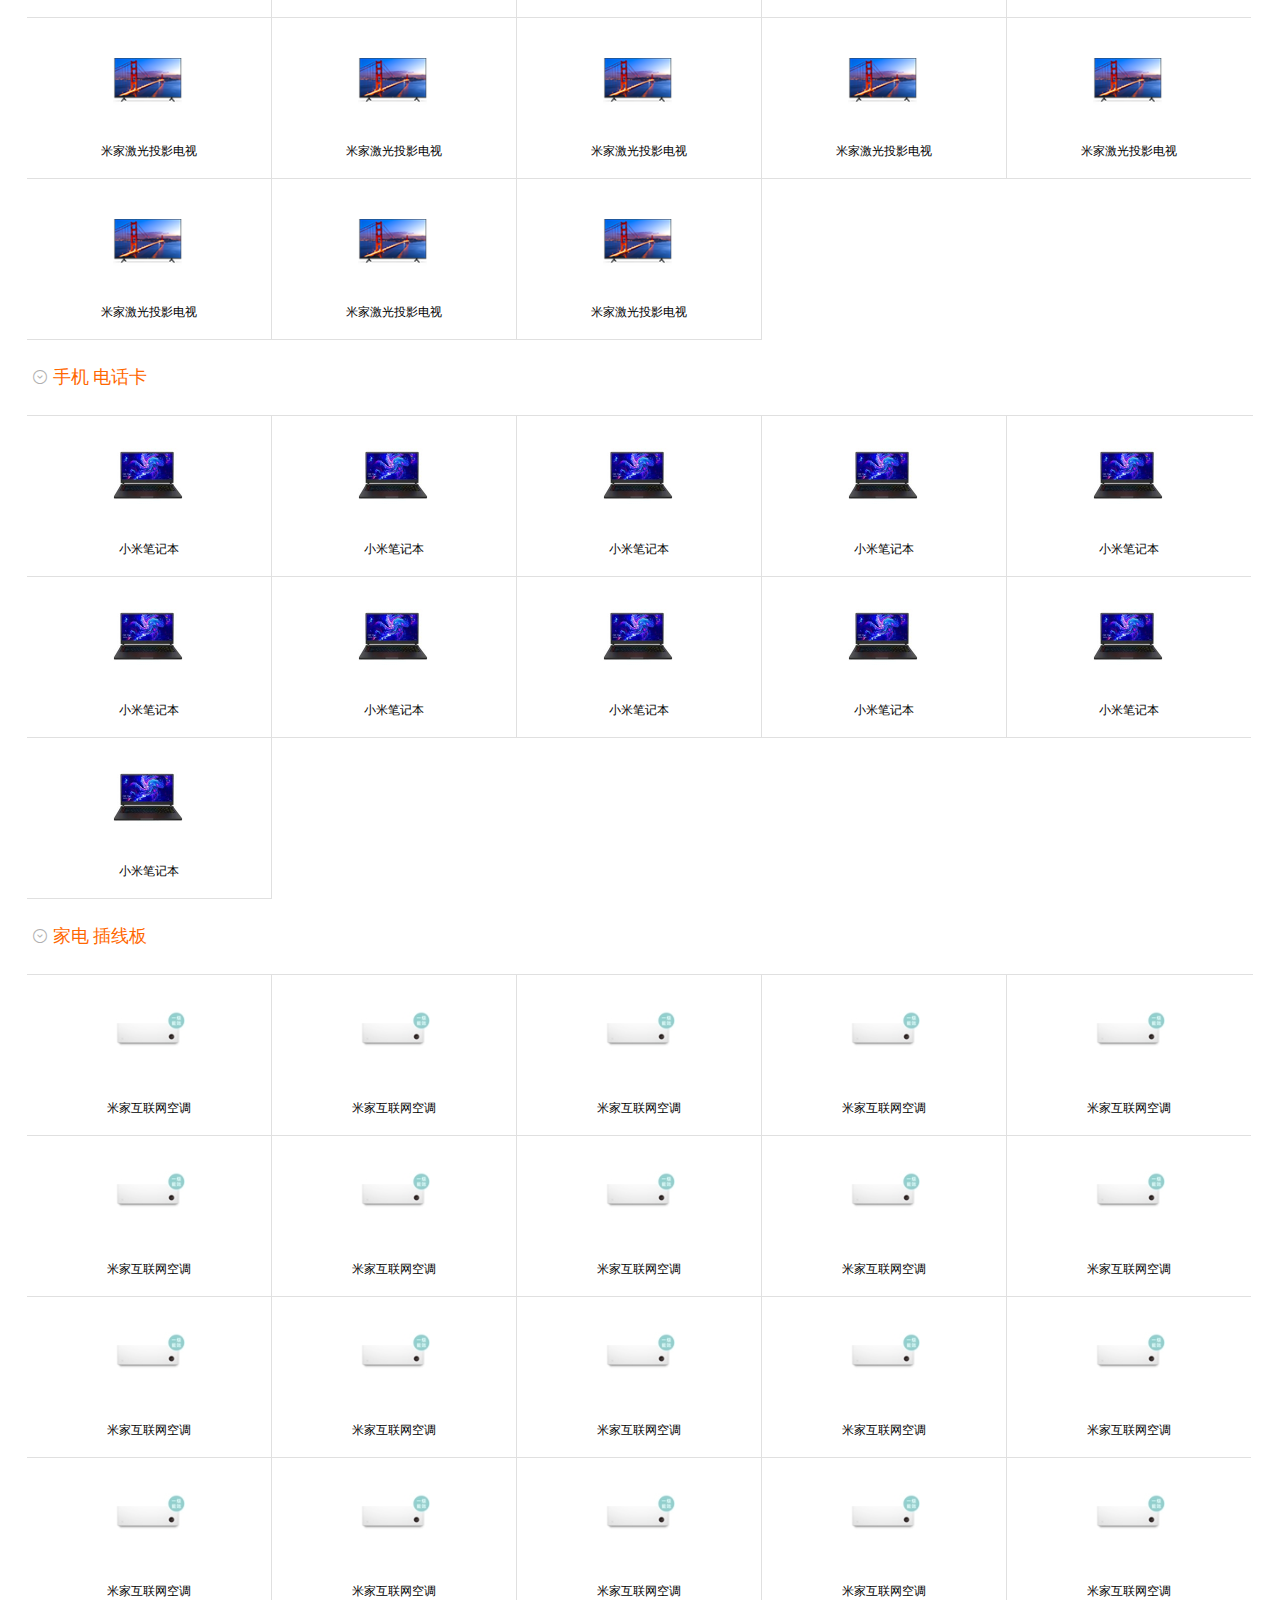
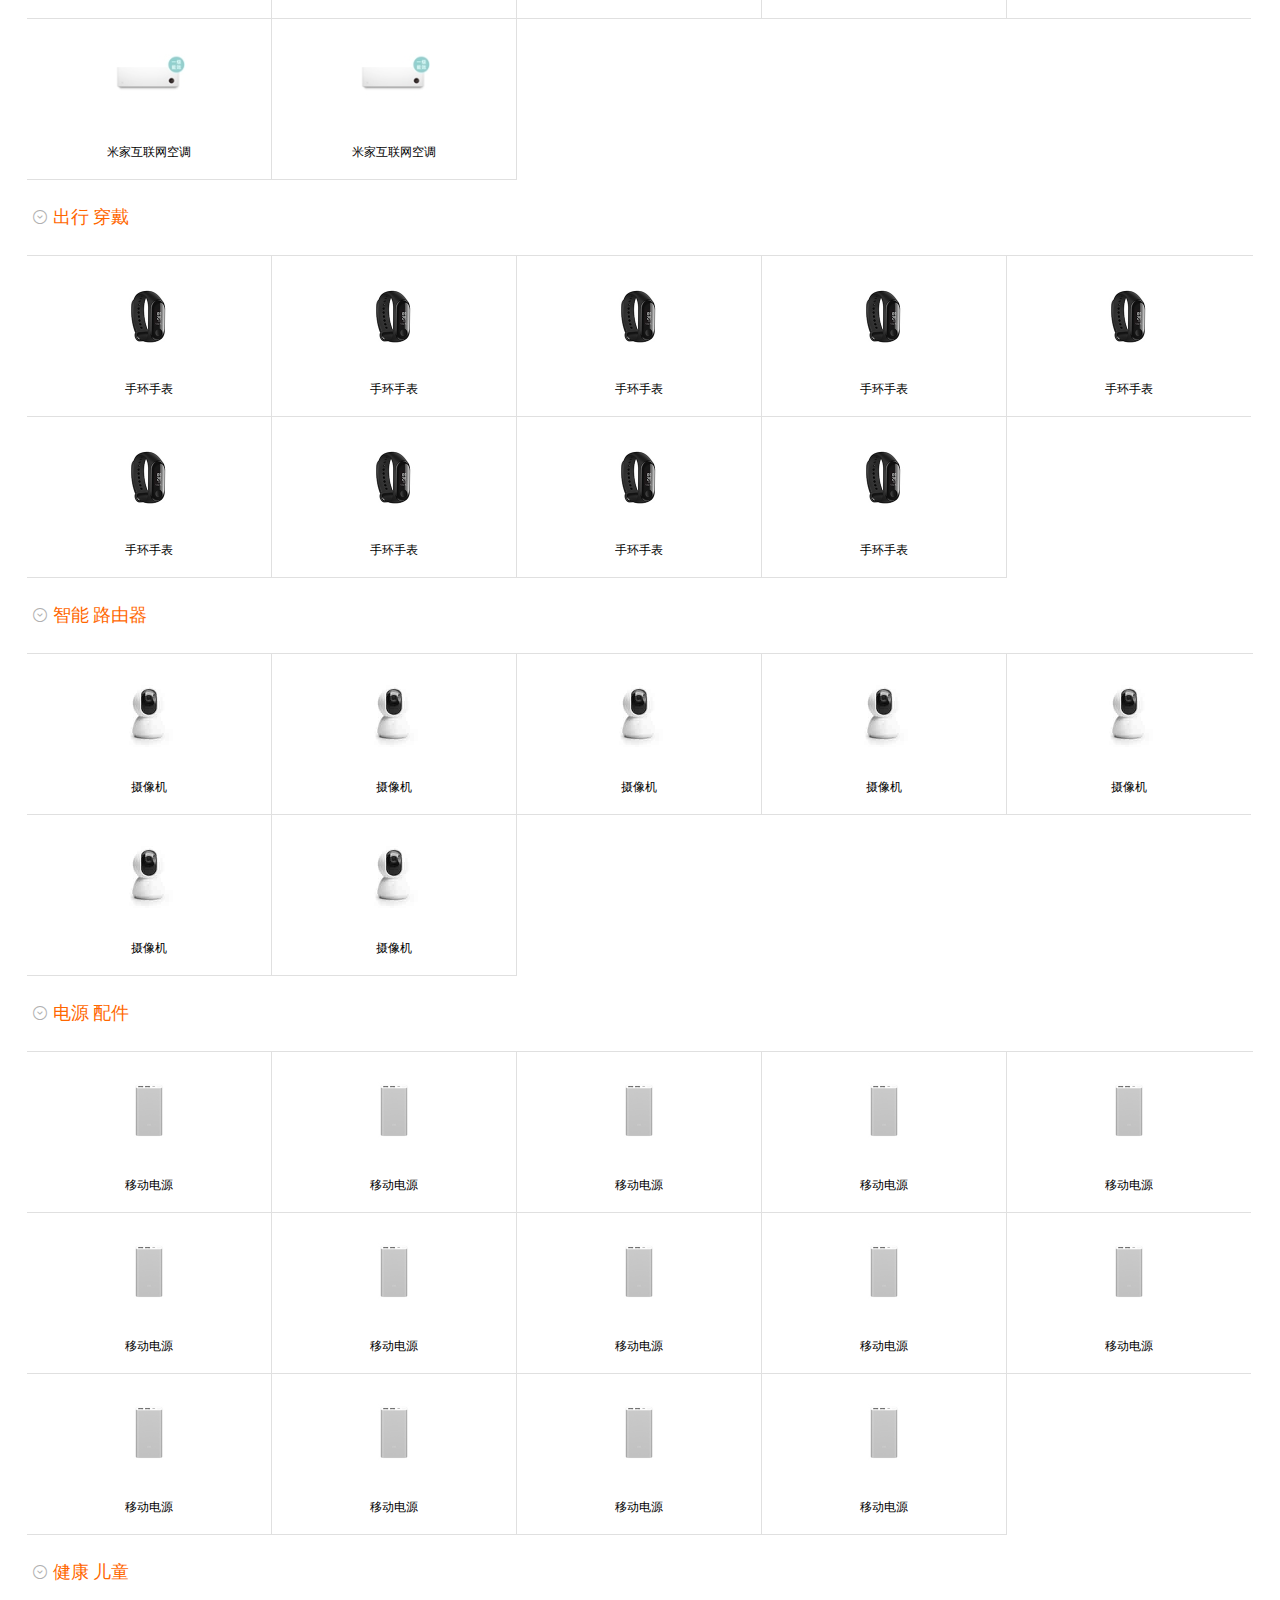
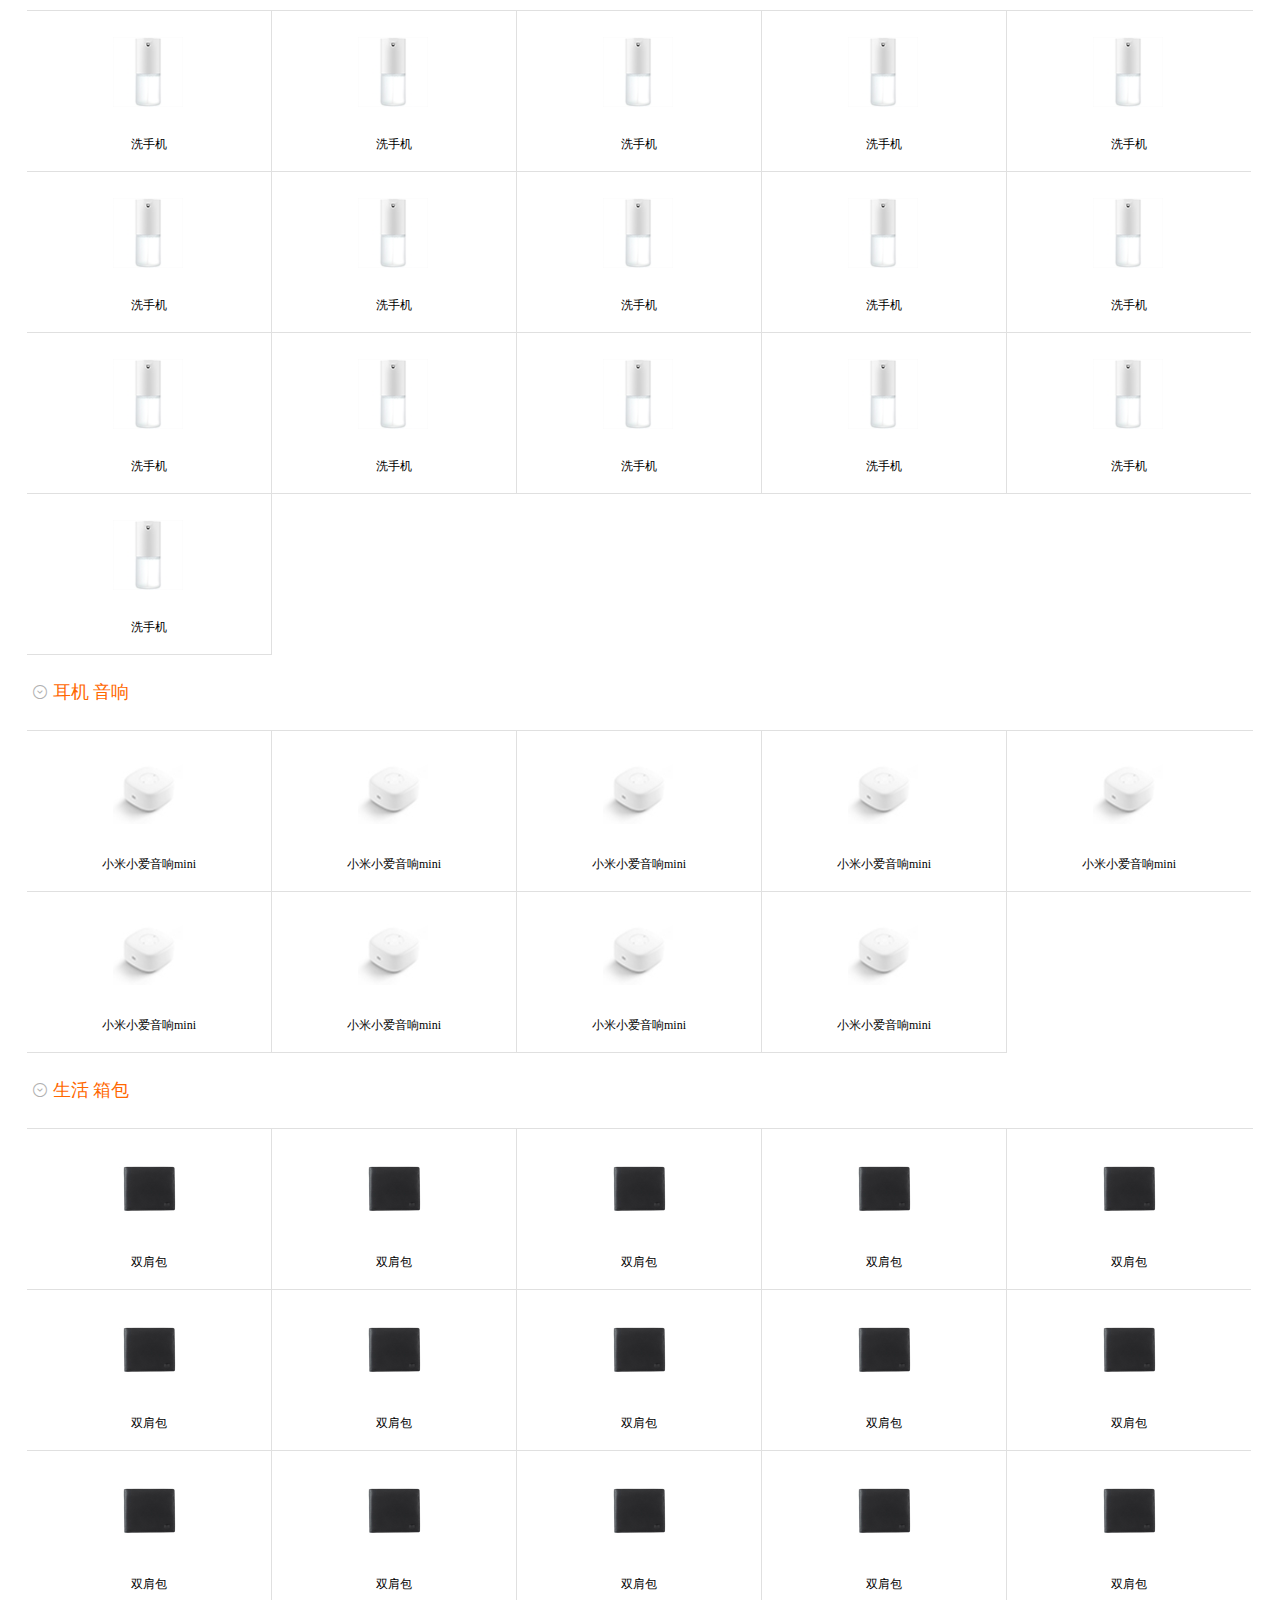
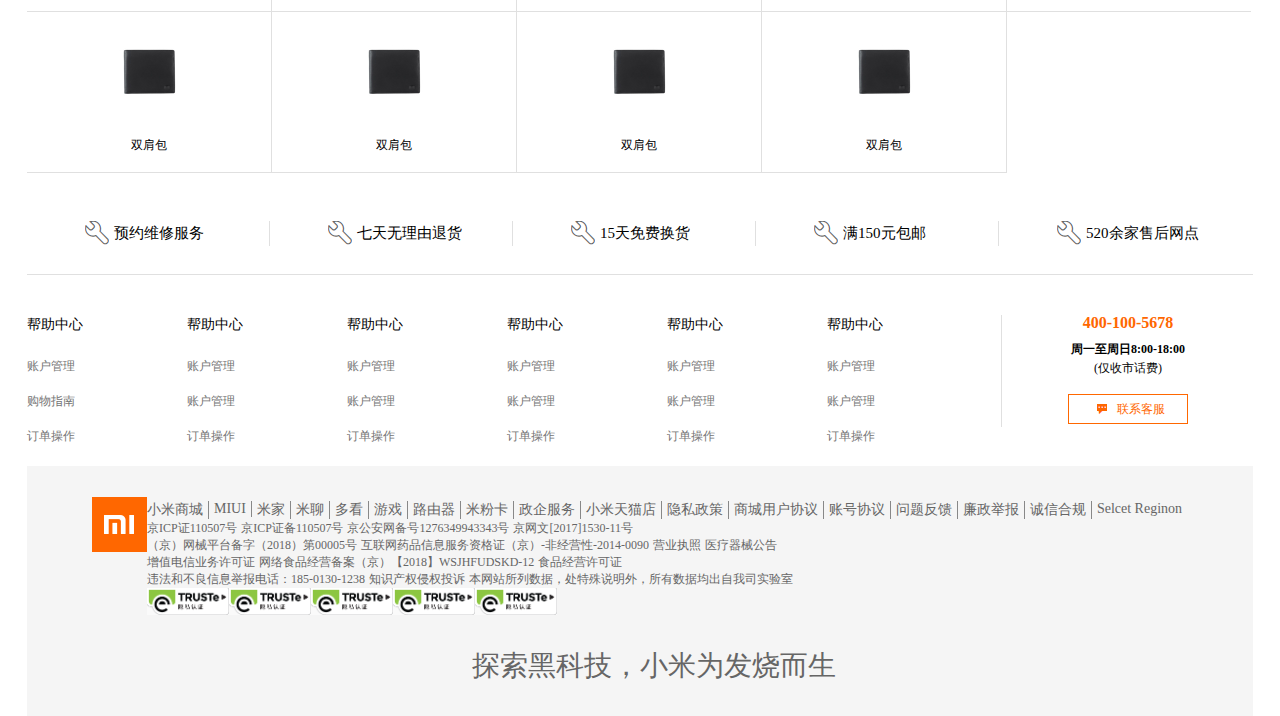
<file: goodsList.html>
<!DOCTYPE html>
<html lang="en">
<head>
    <meta charset="UTF-8">
    <meta name="viewport" content="width=device-width, initial-scale=1.0">
    <meta http-equiv="X-UA-Compatible" content="ie=edge">
    <title>所有商品</title>
    <link rel="icon" href="images/Apple.png">
    <link rel="stylesheet" href="css/reset.css" type="text/css">
    <link rel="stylesheet" href="css/public.css" type="text/css">
    <link rel="stylesheet" href="css/goodsList.css" type="text/css">
    <link rel="stylesheet" href="icon/iconfont.css" type="text/css">
</head>
<body>
    <!-- 顶部  -->
<div class="top">
    <div class="topMain">
        <!-- 头部导航栏 -->
            <div class="topNav">
                <ul>
                    <li><a href="#" target="_blank" class="first" >小米商城</a></li>
                    <li><a href="#" target="_blank">MIUI</a></li>
                    <li><a href="#" target="_blank">IoT</a></li>
                    <li><a href="#" target="_blank">云服务</a></li>
                    <li><a href="#" target="_blank">金融</a></li>
                    <li><a href="#" target="_blank">有品</a></li>
                    <li><a href="#" target="_blank">小爱开放平台</a></li>
                    <li><a href="#" target="_blank">政企服务</a></li>
                    <li><a href="#" target="_blank">资质证照</a></li>
                    <li><a href="#" target="_blank">协议规则</a></li>
                    <li>
                        <a href="#" target="_blank" class="app">
                        下载app
                        <div class="trangle"></div>
                        <div class="code">
                            <img src="images/code.png" alt="">
                            <p>小米商城APP</p>
                            
                        </div>
                        </a>
                    </li>
                    <li><a href="#" target="_blank" class="last">Select Region</a></li>
                </ul>
            </div>
             <!-- 头部购物车 -->
             <div class="shoppingCart">
                    <a href="#" target="_blank">
                       <span>购物车(0)</span> 
                        <div class="alert">
                            <p>购物车里没有商品，快去选购商品吧！</p>
                        </div>
                    </a>
            </div>
            <!-- 头部登录注册部分 -->
            <div class="login">
                <a href="#" target="_blank" class="first">登录</a>
                <a href="#" target="_blank">注册</a>
                <a href="#" target="_blank" class="last">消息通知</a>
            </div>
           
    </div>
</div>
<!-- logo导航栏 -->
<div class="nav">
    <div class="navMain">
        <!-- logo -->
        <div class="logo">
            <a href="#" target="_blank" title="小米商城" class="logoIcon">小米商城</a>
        </div>
        <!-- 搜索框 -->
        <div class="search"> 
            <!-- <input type="text" name="" id="" class="searchBox"> -->
            <textarea name="" id="" ></textarea>
            <!-- <a href="#" target="_blank" class="magnifier"></a> -->
            <input type="button" name="" id="" class="magnifier">
            <a href="#" target="_blank" class="mi9">小米9</a> 
            <a href="#" target="_blank" class="mi9SE">小米9 SE</a> 
        </div>
    <!-- 导航栏 -->
        <div class="logoNav">
            <ul class="play">
                <li class="one">
                    <a href="#" target="_blank">小米手机</a>
                    <div class="alert">
                        <div class="alertMain">
                            <ul>
                                <li class="newProduct">
                                    <div class="new">新品</div>
                                    <div class="box">
                                        <a href="#" target="_blank"><img src="images/phone.png" alt=""></a> 
                                    </div>
                                    <div class="words">
                                        <a href="#" target="_blank">小米9</a>
                                        <p>2999</p>
                                    </div>
                                    
                                </li>
                                <li class="newProduct">
                                    <div class="new">新品</div>
                                    <div class="box">
                                        <a href="#" target="_blank"><img src="images/phone.png" alt=""></a>
                                    </div>
                                    <div class="words">
                                        <a href="#" target="_blank">小米9&nbsp;&nbsp;王源限量版</a>
                                        <p>3599</p>
                                    </div>
                                    
                                </li>
                                <li class="newProduct">
                                    <div class="new">新品</div>
                                    <div class="box">
                                        <a href="#" target="_blank"><img src="images/phone.png" alt=""></a>
                                    </div>
                                    <div class="words">
                                        <a href="#" target="_blank">小米9 SE</a>
                                        <p>1999</p>
                                    </div>
                                    
                                </li>
                                <li class="newProduct">
                                    <div class="new">新品</div>
                                    <div class="box">
                                        <a href="#" target="_blank"><img src="images/phone.png" alt=""></a>
                                    </div>
                                    <div class="words">
                                        <a href="#" target="_blank">小米9 SE 布朗熊限量套装</a>
                                        <p>2499</p>
                                    </div>
                                    
                                </li>
                                <li class="newProduct">
                                    <div class="new">新品</div>
                                    <div class="box">
                                        <a href="#" target="_blank"><img src="images/phone.png" alt=""></a>
                                    </div>
                                    <div class="words">
                                        <a href="#" target="_blank">小米MIX3</a>
                                        <p>3299</p>
                                    </div>
                                    
                                </li>
                                <li class="newProduct">
                                    <div class="new">新品</div>
                                    <div class="box">
                                        <a href="#" target="_blank"><img src="images/phone.png" alt=""></a>
                                    </div>
                                    <div class="words">
                                        <a href="#" target="_blank">小米8 青春版</a>
                                        <p>1499</p>
                                    </div>
                                    
                                </li>
                            </ul>
                        </div>
                    </div>
                    
                </li>
                <li class="two">
                    <a href="#" target="_blank">红米</a>
                    <div class="alert">
                            <div class="alertMain">
                                <ul>
                                    <li class="newProduct">
                                        <div class="new">新品</div>
                                        <div class="box">
                                            <a href="#" target="_blank"><img src="images/phone.png" alt=""></a> 
                                        </div>
                                        <div class="words">
                                            <a href="#" target="_blank">小米9</a>
                                            <p>2999</p>
                                        </div>
                                        
                                    </li>
                                    <li class="newProduct">
                                        <div class="new">新品</div>
                                        <div class="box">
                                            <a href="#" target="_blank"><img src="images/phone.png" alt=""></a>
                                        </div>
                                        <div class="words">
                                            <a href="#" target="_blank">小米9&nbsp;&nbsp;王源限量版</a>
                                            <p>3599</p>
                                        </div>
                                        
                                    </li>
                                    <li class="newProduct">
                                        <div class="new">新品</div>
                                        <div class="box">
                                            <a href="#" target="_blank"><img src="images/phone.png" alt=""></a>
                                        </div>
                                        <div class="words">
                                            <a href="#" target="_blank">小米9 SE</a>
                                            <p>1999</p>
                                        </div>
                                        
                                    </li>
                                    <li class="newProduct">
                                        <div class="new">新品</div>
                                        <div class="box">
                                            <a href="#" target="_blank"><img src="images/phone.png" alt=""></a>
                                        </div>
                                        <div class="words">
                                            <a href="#" target="_blank">小米9 SE 布朗熊限量套装</a>
                                            <p>2499</p>
                                        </div>
                                        
                                    </li>
                                    <li class="newProduct">
                                        <div class="new">新品</div>
                                        <div class="box">
                                            <a href="#" target="_blank"><img src="images/phone.png" alt=""></a>
                                        </div>
                                        <div class="words">
                                            <a href="#" target="_blank">小米MIX3</a>
                                            <p>3299</p>
                                        </div>
                                        
                                    </li>
                                    <li class="newProduct">
                                        <div class="new">新品</div>
                                        <div class="box">
                                            <a href="#" target="_blank"><img src="images/phone.png" alt=""></a>
                                        </div>
                                        <div class="words">
                                            <a href="#" target="_blank">小米8 青春版</a>
                                            <p>1499</p>
                                        </div>
                                        
                                    </li>
                                </ul>
                            </div>
                        </div>
                </li>
                <li class="three">
                    <a href="#" target="_blank">电视</a>
                    <div class="alert">
                            <div class="alertMain">
                                <ul>
                                    <li class="newProduct">
                                        <div class="new">新品</div>
                                        <div class="box">
                                            <a href="#" target="_blank"><img src="images/phone.png" alt=""></a> 
                                        </div>
                                        <div class="words">
                                            <a href="#" target="_blank">小米9</a>
                                            <p>2999</p>
                                        </div>
                                        
                                    </li>
                                    <li class="newProduct">
                                        <div class="new">新品</div>
                                        <div class="box">
                                            <a href="#" target="_blank"><img src="images/phone.png" alt=""></a>
                                        </div>
                                        <div class="words">
                                            <a href="#" target="_blank">小米9&nbsp;&nbsp;王源限量版</a>
                                            <p>3599</p>
                                        </div>
                                        
                                    </li>
                                    <li class="newProduct">
                                        <div class="new">新品</div>
                                        <div class="box">
                                            <a href="#" target="_blank"><img src="images/phone.png" alt=""></a>
                                        </div>
                                        <div class="words">
                                            <a href="#" target="_blank">小米9 SE</a>
                                            <p>1999</p>
                                        </div>
                                        
                                    </li>
                                    <li class="newProduct">
                                        <div class="new">新品</div>
                                        <div class="box">
                                            <a href="#" target="_blank"><img src="images/phone.png" alt=""></a>
                                        </div>
                                        <div class="words">
                                            <a href="#" target="_blank">小米9 SE 布朗熊限量套装</a>
                                            <p>2499</p>
                                        </div>
                                        
                                    </li>
                                    <li class="newProduct">
                                        <div class="new">新品</div>
                                        <div class="box">
                                            <a href="#" target="_blank"><img src="images/phone.png" alt=""></a>
                                        </div>
                                        <div class="words">
                                            <a href="#" target="_blank">小米MIX3</a>
                                            <p>3299</p>
                                        </div>
                                        
                                    </li>
                                    <li class="newProduct">
                                        <div class="new">新品</div>
                                        <div class="box">
                                            <a href="#" target="_blank"><img src="images/phone.png" alt=""></a>
                                        </div>
                                        <div class="words">
                                            <a href="#" target="_blank">小米8 青春版</a>
                                            <p>1499</p>
                                        </div>
                                        
                                    </li>
                                </ul>
                            </div>
                        </div>
                </li>
                <li class="four">
                    <a href="#" target="_blank">笔记本</a>
                    <div class="alert">
                            <div class="alertMain">
                                <ul>
                                    <li class="newProduct">
                                        <div class="new">新品</div>
                                        <div class="box">
                                            <a href="#" target="_blank"><img src="images/phone.png" alt=""></a> 
                                        </div>
                                        <div class="words">
                                            <a href="#" target="_blank">小米9</a>
                                            <p>2999</p>
                                        </div>
                                        
                                    </li>
                                    <li class="newProduct">
                                        <div class="new">新品</div>
                                        <div class="box">
                                            <a href="#" target="_blank"><img src="images/phone.png" alt=""></a>
                                        </div>
                                        <div class="words">
                                            <a href="#" target="_blank">小米9&nbsp;&nbsp;王源限量版</a>
                                            <p>3599</p>
                                        </div>
                                        
                                    </li>
                                    <li class="newProduct">
                                        <div class="new">新品</div>
                                        <div class="box">
                                            <a href="#" target="_blank"><img src="images/phone.png" alt=""></a>
                                        </div>
                                        <div class="words">
                                            <a href="#" target="_blank">小米9 SE</a>
                                            <p>1999</p>
                                        </div>
                                        
                                    </li>
                                    <li class="newProduct">
                                        <div class="new">新品</div>
                                        <div class="box">
                                            <a href="#" target="_blank"><img src="images/phone.png" alt=""></a>
                                        </div>
                                        <div class="words">
                                            <a href="#" target="_blank">小米9 SE 布朗熊限量套装</a>
                                            <p>2499</p>
                                        </div>
                                        
                                    </li>
                                    <li class="newProduct">
                                        <div class="new">新品</div>
                                        <div class="box">
                                            <a href="#" target="_blank"><img src="images/phone.png" alt=""></a>
                                        </div>
                                        <div class="words">
                                            <a href="#" target="_blank">小米MIX3</a>
                                            <p>3299</p>
                                        </div>
                                        
                                    </li>
                                    <li class="newProduct">
                                        <div class="new">新品</div>
                                        <div class="box">
                                            <a href="#" target="_blank"><img src="images/phone.png" alt=""></a>
                                        </div>
                                        <div class="words">
                                            <a href="#" target="_blank">小米8 青春版</a>
                                            <p>1499</p>
                                        </div>
                                        
                                    </li>
                                </ul>
                            </div>
                        </div>
                </li>
                <li class="five">
                    <a href="#" target="_blank">家电</a>
                    <div class="alert">
                            <div class="alertMain">
                                <ul>
                                    <li class="newProduct">
                                        <div class="new">新品</div>
                                        <div class="box">
                                            <a href="#" target="_blank"><img src="images/phone.png" alt=""></a> 
                                        </div>
                                        <div class="words">
                                            <a href="#" target="_blank">小米9</a>
                                            <p>2999</p>
                                        </div>
                                        
                                    </li>
                                    <li class="newProduct">
                                        <div class="new">新品</div>
                                        <div class="box">
                                            <a href="#" target="_blank"><img src="images/phone.png" alt=""></a>
                                        </div>
                                        <div class="words">
                                            <a href="#" target="_blank">小米9&nbsp;&nbsp;王源限量版</a>
                                            <p>3599</p>
                                        </div>
                                        
                                    </li>
                                    <li class="newProduct">
                                        <div class="new">新品</div>
                                        <div class="box">
                                            <a href="#" target="_blank"><img src="images/phone.png" alt=""></a>
                                        </div>
                                        <div class="words">
                                            <a href="#" target="_blank">小米9 SE</a>
                                            <p>1999</p>
                                        </div>
                                        
                                    </li>
                                    <li class="newProduct">
                                        <div class="new">新品</div>
                                        <div class="box">
                                            <a href="#" target="_blank"><img src="images/phone.png" alt=""></a>
                                        </div>
                                        <div class="words">
                                            <a href="#" target="_blank">小米9 SE 布朗熊限量套装</a>
                                            <p>2499</p>
                                        </div>
                                        
                                    </li>
                                    <li class="newProduct">
                                        <div class="new">新品</div>
                                        <div class="box">
                                            <a href="#" target="_blank"><img src="images/phone.png" alt=""></a>
                                        </div>
                                        <div class="words">
                                            <a href="#" target="_blank">小米MIX3</a>
                                            <p>3299</p>
                                        </div>
                                        
                                    </li>
                                    <li class="newProduct">
                                        <div class="new">新品</div>
                                        <div class="box">
                                            <a href="#" target="_blank"><img src="images/phone.png" alt=""></a>
                                        </div>
                                        <div class="words">
                                            <a href="#" target="_blank">小米8 青春版</a>
                                            <p>1499</p>
                                        </div>
                                        
                                    </li>
                                </ul>
                            </div>
                        </div>
                </li>
                <li class="six">
                    <a href="#" target="_blank">新品</a>
                    <div class="alert">
                            <div class="alertMain">
                                <ul>
                                    <li class="newProduct">
                                        <div class="new">新品</div>
                                        <div class="box">
                                            <a href="#" target="_blank"><img src="images/phone.png" alt=""></a> 
                                        </div>
                                        <div class="words">
                                            <a href="#" target="_blank">小米9</a>
                                            <p>2999</p>
                                        </div>
                                        
                                    </li>
                                    <li class="newProduct">
                                        <div class="new">新品</div>
                                        <div class="box">
                                            <a href="#" target="_blank"><img src="images/phone.png" alt=""></a>
                                        </div>
                                        <div class="words">
                                            <a href="#" target="_blank">小米9&nbsp;&nbsp;王源限量版</a>
                                            <p>3599</p>
                                        </div>
                                        
                                    </li>
                                    <li class="newProduct">
                                        <div class="new">新品</div>
                                        <div class="box">
                                            <a href="#" target="_blank"><img src="images/phone.png" alt=""></a>
                                        </div>
                                        <div class="words">
                                            <a href="#" target="_blank">小米9 SE</a>
                                            <p>1999</p>
                                        </div>
                                        
                                    </li>
                                    <li class="newProduct">
                                        <div class="new">新品</div>
                                        <div class="box">
                                            <a href="#" target="_blank"><img src="images/phone.png" alt=""></a>
                                        </div>
                                        <div class="words">
                                            <a href="#" target="_blank">小米9 SE 布朗熊限量套装</a>
                                            <p>2499</p>
                                        </div>
                                        
                                    </li>
                                    <li class="newProduct">
                                        <div class="new">新品</div>
                                        <div class="box">
                                            <a href="#" target="_blank"><img src="images/phone.png" alt=""></a>
                                        </div>
                                        <div class="words">
                                            <a href="#" target="_blank">小米MIX3</a>
                                            <p>3299</p>
                                        </div>
                                        
                                    </li>
                                    <li class="newProduct">
                                        <div class="new">新品</div>
                                        <div class="box">
                                            <a href="#" target="_blank"><img src="images/phone.png" alt=""></a>
                                        </div>
                                        <div class="words">
                                            <a href="#" target="_blank">小米8 青春版</a>
                                            <p>1499</p>
                                        </div>
                                        
                                    </li>
                                </ul>
                            </div>
                        </div>
                </li>
                <li class="seven">
                    <a href="#" target="_blank">路由器</a>
                     <div class="alert">
                            <div class="alertMain">
                                <ul>
                                    <li class="newProduct">
                                        <div class="new">新品</div>
                                        <div class="box">
                                            <a href="#" target="_blank"><img src="images/phone.png" alt=""></a> 
                                        </div>
                                        <div class="words">
                                            <a href="#" target="_blank">小米9</a>
                                            <p>2999</p>
                                        </div>
                                        
                                    </li>
                                    <li class="newProduct">
                                        <div class="new">新品</div>
                                        <div class="box">
                                            <a href="#" target="_blank"><img src="images/phone.png" alt=""></a>
                                        </div>
                                        <div class="words">
                                            <a href="#" target="_blank">小米9&nbsp;&nbsp;王源限量版</a>
                                            <p>3599</p>
                                        </div>
                                        
                                    </li>
                                    <li class="newProduct">
                                        <div class="new">新品</div>
                                        <div class="box">
                                            <a href="#" target="_blank"><img src="images/phone.png" alt=""></a>
                                        </div>
                                        <div class="words">
                                            <a href="#" target="_blank">小米9 SE</a>
                                            <p>1999</p>
                                        </div>
                                        
                                    </li>
                                    <li class="newProduct">
                                        <div class="new">新品</div>
                                        <div class="box">
                                            <a href="#" target="_blank"><img src="images/phone.png" alt=""></a>
                                        </div>
                                        <div class="words">
                                            <a href="#" target="_blank">小米9 SE 布朗熊限量套装</a>
                                            <p>2499</p>
                                        </div>
                                        
                                    </li>
                                    <li class="newProduct">
                                        <div class="new">新品</div>
                                        <div class="box">
                                            <a href="#" target="_blank"><img src="images/phone.png" alt=""></a>
                                        </div>
                                        <div class="words">
                                            <a href="#" target="_blank">小米MIX3</a>
                                            <p>3299</p>
                                        </div>
                                        
                                    </li>
                                    <li class="newProduct">
                                        <div class="new">新品</div>
                                        <div class="box">
                                            <a href="#" target="_blank"><img src="images/phone.png" alt=""></a>
                                        </div>
                                        <div class="words">
                                            <a href="#" target="_blank">小米8 青春版</a>
                                            <p>1499</p>
                                        </div>
                                        
                                    </li>
                                </ul>
                            </div>
                        </div>
                </li>
                <li class="eight">
                    <a href="#" target="_blank">智能硬件</a>
                     <div class="alert">
                            <div class="alertMain">
                                <ul>
                                    <li class="newProduct">
                                        <div class="new">新品</div>
                                        <div class="box">
                                            <a href="#" target="_blank"><img src="images/phone.png" alt=""></a> 
                                        </div>
                                        <div class="words">
                                            <a href="#" target="_blank">小米9</a>
                                            <p>2999</p>
                                        </div>
                                        
                                    </li>
                                    <li class="newProduct">
                                        <div class="new">新品</div>
                                        <div class="box">
                                            <a href="#" target="_blank"><img src="images/phone.png" alt=""></a>
                                        </div>
                                        <div class="words">
                                            <a href="#" target="_blank">小米9&nbsp;&nbsp;王源限量版</a>
                                            <p>3599</p>
                                        </div>
                                        
                                    </li>
                                    <li class="newProduct">
                                        <div class="new">新品</div>
                                        <div class="box">
                                            <a href="#" target="_blank"><img src="images/phone.png" alt=""></a>
                                        </div>
                                        <div class="words">
                                            <a href="#" target="_blank">小米9 SE</a>
                                            <p>1999</p>
                                        </div>
                                        
                                    </li>
                                    <li class="newProduct">
                                        <div class="new">新品</div>
                                        <div class="box">
                                            <a href="#" target="_blank"><img src="images/phone.png" alt=""></a>
                                        </div>
                                        <div class="words">
                                            <a href="#" target="_blank">小米9 SE 布朗熊限量套装</a>
                                            <p>2499</p>
                                        </div>
                                        
                                    </li>
                                    <li class="newProduct">
                                        <div class="new">新品</div>
                                        <div class="box">
                                            <a href="#" target="_blank"><img src="images/phone.png" alt=""></a>
                                        </div>
                                        <div class="words">
                                            <a href="#" target="_blank">小米MIX3</a>
                                            <p>3299</p>
                                        </div>
                                        
                                    </li>
                                    <li class="newProduct">
                                        <div class="new">新品</div>
                                        <div class="box">
                                            <a href="#" target="_blank"><img src="images/phone.png" alt=""></a>
                                        </div>
                                        <div class="words">
                                            <a href="#" target="_blank">小米8 青春版</a>
                                            <p>1499</p>
                                        </div>
                                        
                                    </li>
                                </ul>
                            </div>
                        </div>
                </li>
                <li class="nine">
                    <a href="#" target="_blank">服务</a>
                     <div class="alert">
                            <div class="alertMain">
                                <ul>
                                    <li class="newProduct">
                                        <div class="new">新品</div>
                                        <div class="box">
                                            <a href="#" target="_blank"><img src="images/phone.png" alt=""></a> 
                                        </div>
                                        <div class="words">
                                            <a href="#" target="_blank">小米9</a>
                                            <p>2999</p>
                                        </div>
                                        
                                    </li>
                                    <li class="newProduct">
                                        <div class="new">新品</div>
                                        <div class="box">
                                            <a href="#" target="_blank"><img src="images/phone.png" alt=""></a>
                                        </div>
                                        <div class="words">
                                            <a href="#" target="_blank">小米9&nbsp;&nbsp;王源限量版</a>
                                            <p>3599</p>
                                        </div>
                                        
                                    </li>
                                    <li class="newProduct">
                                        <div class="new">新品</div>
                                        <div class="box">
                                            <a href="#" target="_blank"><img src="images/phone.png" alt=""></a>
                                        </div>
                                        <div class="words">
                                            <a href="#" target="_blank">小米9 SE</a>
                                            <p>1999</p>
                                        </div>
                                        
                                    </li>
                                    <li class="newProduct">
                                        <div class="new">新品</div>
                                        <div class="box">
                                            <a href="#" target="_blank"><img src="images/phone.png" alt=""></a>
                                        </div>
                                        <div class="words">
                                            <a href="#" target="_blank">小米9 SE 布朗熊限量套装</a>
                                            <p>2499</p>
                                        </div>
                                        
                                    </li>
                                    <li class="newProduct">
                                        <div class="new">新品</div>
                                        <div class="box">
                                            <a href="#" target="_blank"><img src="images/phone.png" alt=""></a>
                                        </div>
                                        <div class="words">
                                            <a href="#" target="_blank">小米MIX3</a>
                                            <p>3299</p>
                                        </div>
                                        
                                    </li>
                                    <li class="newProduct">
                                        <div class="new">新品</div>
                                        <div class="box">
                                            <a href="#" target="_blank"><img src="images/phone.png" alt=""></a>
                                        </div>
                                        <div class="words">
                                            <a href="#" target="_blank">小米8 青春版</a>
                                            <p>1499</p>
                                        </div>
                                        
                                    </li>
                                </ul>
                            </div>
                        </div>
                </li>
                <li class="ten">
                    <a href="#" target="_blank">社区</a>
                     <div class="alert">
                            <div class="alertMain">
                                <ul>
                                    <li class="newProduct">
                                        <div class="new">新品</div>
                                        <div class="box">
                                            <a href="#" target="_blank"><img src="images/phone.png" alt=""></a> 
                                        </div>
                                        <div class="words">
                                            <a href="#" target="_blank">小米9</a>
                                            <p>2999</p>
                                        </div>
                                        
                                    </li>
                                    <li class="newProduct">
                                        <div class="new">新品</div>
                                        <div class="box">
                                            <a href="#" target="_blank"><img src="images/phone.png" alt=""></a>
                                        </div>
                                        <div class="words">
                                            <a href="#" target="_blank">小米9&nbsp;&nbsp;王源限量版</a>
                                            <p>3599</p>
                                        </div>
                                        
                                    </li>
                                    <li class="newProduct">
                                        <div class="new">新品</div>
                                        <div class="box">
                                            <a href="#" target="_blank"><img src="images/phone.png" alt=""></a>
                                        </div>
                                        <div class="words">
                                            <a href="#" target="_blank">小米9 SE</a>
                                            <p>1999</p>
                                        </div>
                                        
                                    </li>
                                    <li class="newProduct">
                                        <div class="new">新品</div>
                                        <div class="box">
                                            <a href="#" target="_blank"><img src="images/phone.png" alt=""></a>
                                        </div>
                                        <div class="words">
                                            <a href="#" target="_blank">小米9 SE 布朗熊限量套装</a>
                                            <p>2499</p>
                                        </div>
                                        
                                    </li>
                                    <li class="newProduct">
                                        <div class="new">新品</div>
                                        <div class="box">
                                            <a href="#" target="_blank"><img src="images/phone.png" alt=""></a>
                                        </div>
                                        <div class="words">
                                            <a href="#" target="_blank">小米MIX3</a>
                                            <p>3299</p>
                                        </div>
                                        
                                    </li>
                                    <li class="newProduct">
                                        <div class="new">新品</div>
                                        <div class="box">
                                            <a href="#" target="_blank"><img src="images/phone.png" alt=""></a>
                                        </div>
                                        <div class="words">
                                            <a href="#" target="_blank">小米8 青春版</a>
                                            <p>1499</p>
                                        </div>
                                        
                                    </li>
                                </ul>
                            </div>
                        </div>
                </li>
            </ul>
        </div>
    </div>
</div>
<!-- 面包屑 -->
<div class="bread">
    <div class="breadMain"><a href="insert.html" target="_blank">首页 </a> &gt; <a href="#" target="_blank">所有分类</a> </div>
</div>

<!-- 大背景 -->
<div class="allPage">
    <div class="allPageMain">
        <!-- 手机电话卡 -->
        <div class="phoneCard">
            <dl class="clearfix" >
                <dt><a href="#" target="_blank"><span class="iconfont icon-xiala1"></span> 手机 电话卡</a> </dt>
                <dd>
                    <a href="#" target="_blank">
                        <img src="images/phoneCard.png" alt="">
                        <p>小米MIX3</p>
                    </a>
                </dd>
                <dd>
                    <a href="#" target="_blank">
                        <img src="images/phoneCard.png" alt="">
                        <p>小米MIX3</p>
                    </a>
                </dd>
                <dd>
                    <a href="#" target="_blank">
                        <img src="images/phoneCard.png" alt="">
                        <p>小米MIX3</p>
                    </a>
                </dd>
                <dd>
                    <a href="#" target="_blank">
                        <img src="images/phoneCard.png" alt="">
                        <p>小米MIX3</p>
                    </a>
                </dd>
                <dd class="goodsFive">
                    <a href="#" target="_blank">
                        <img src="images/phoneCard.png" alt="">
                        <p>小米MIX3</p>
                    </a>
                </dd>
                <dd>
                    <a href="#" target="_blank">
                        <img src="images/phoneCard.png" alt="">
                        <p>小米MIX3</p>
                    </a>
                </dd>
                <dd>
                    <a href="#" target="_blank">
                        <img src="images/phoneCard.png" alt="">
                        <p>小米MIX3</p>
                    </a>
                </dd>
                <dd>
                    <a href="#" target="_blank">
                        <img src="images/phoneCard.png" alt="">
                        <p>小米MIX3</p>
                    </a>
                </dd>
                <dd>
                    <a href="#" target="_blank">
                        <img src="images/phoneCard.png" alt="">
                        <p>小米MIX3</p>
                    </a>
                </dd>
                <dd class="goodsFive">
                    <a href="#" target="_blank">
                        <img src="images/phoneCard.png" alt="">
                        <p>小米MIX3</p>
                    </a>
                </dd>
                <dd>
                    <a href="#" target="_blank">
                        <img src="images/phoneCard.png" alt="">
                        <p>小米MIX3</p>
                    </a>
                </dd>
                <dd>
                    <a href="#" target="_blank">
                        <img src="images/phoneCard.png" alt="">
                        <p>小米MIX3</p>
                    </a>
                </dd>
                <dd>
                    <a href="#" target="_blank">
                        <img src="images/phoneCard.png" alt="">
                        <p>小米MIX3</p>
                    </a>
                </dd>
                <dd>
                    <a href="#" target="_blank">
                        <img src="images/phoneCard.png" alt="">
                        <p>小米MIX3</p>
                    </a>
                </dd>
                <dd class="goodsFive">
                    <a href="#" target="_blank">
                        <img src="images/phoneCard.png" alt="">
                        <p>小米MIX3</p>
                    </a>
                </dd>
                <dd>
                    <a href="#" target="_blank">
                        <img src="images/phoneCard.png" alt="">
                        <p>小米MIX3</p>
                    </a>
                </dd>
                <dd>
                    <a href="#" target="_blank">
                        <img src="images/phoneCard.png" alt="">
                        <p>小米MIX3</p>
                    </a>
                </dd>
                <dd>
                    <a href="#" target="_blank">
                        <img src="images/phoneCard.png" alt="">
                        <p>小米MIX3</p>
                    </a>
                </dd>
                <dd>
                    <a href="#" target="_blank">
                        <img src="images/phoneCard.png" alt="">
                        <p>小米MIX3</p>
                    </a>
                </dd>
                <dd class="goodsFive">
                    <a href="#" target="_blank">
                        <img src="images/phoneCard.png" alt="">
                        <p>小米MIX3</p>
                    </a>
                </dd>
                <dd>
                    <a href="#" target="_blank">
                        <img src="images/phoneCard.png" alt="">
                        <p>小米MIX3</p>
                    </a>
                </dd>
            </dl>
        </div>
        <!-- 电视盒子 -->
        <div class="TVList">
            <dl class="clearfix">
                <dt>
                    <a href="#" target="_blank">
                        <span class="iconfont icon-xiala1"></span> 电视 盒子 
                    </a>
                </dt>
                <dd>
                    <a href="#" target="_blank">
                        <img src="images/TVList.png" alt="">
                        <p>米家激光投影电视</p>

                    </a>
                </dd>
                <dd>
                    <a href="#" target="_blank">
                        <img src="images/TVList.png" alt="">
                        <p>米家激光投影电视</p>
                    </a>
                </dd>
                <dd>
                    <a href="#" target="_blank">
                        <img src="images/TVList.png" alt="">
                        <p>米家激光投影电视</p>
                    </a>
                </dd>
                <dd>
                    <a href="#" target="_blank">
                        <img src="images/TVList.png" alt="">
                        <p>米家激光投影电视</p>
                    </a>
                </dd>
                <dd class="goodsFive">
                    <a href="#" target="_blank">
                        <img src="images/TVList.png" alt="">
                        <p>米家激光投影电视</p>
                    </a>
                </dd>
                <dd>
                    <a href="#" target="_blank">
                        <img src="images/TVList.png" alt="">
                        <p>米家激光投影电视</p>
                    </a>
                </dd>
                <dd>
                    <a href="#" target="_blank">
                        <img src="images/TVList.png" alt="">
                        <p>米家激光投影电视</p>
                    </a>
                </dd>
                <dd>
                    <a href="#" target="_blank">
                        <img src="images/TVList.png" alt="">
                        <p>米家激光投影电视</p>
                    </a>
                </dd>
                <dd>
                    <a href="#" target="_blank">
                        <img src="images/TVList.png" alt="">
                        <p>米家激光投影电视</p>
 
                    </a>
                </dd>

                <dd class="goodsFive">
                    <a href="#" target="_blank">
                        <img src="images/TVList.png" alt="">
                        <p>米家激光投影电视</p>
                    </a>
                </dd>
                <dd>
                    <a href="#" target="_blank">
                        <img src="images/TVList.png" alt=" ">
                        <p>米家激光投影电视</p>  
                    </a>
                </dd>
                <dd>
                    <a href="#" target="_blank">
                        <img src="images/TVList.png" alt="">
                        <p>米家激光投影电视</p>
                    </a>
                </dd>
                <dd>
                    <a href="#" target="_blank">
                        <img src="images/TVList.png" alt="">
                        <p>米家激光投影电视</p>
                    </a>
                </dd>
                <dd>
                    <a href="#" target="_blank">
                        <img src="images/TVList.png" alt="">
                        <p>米家激光投影电视</p>
                    </a>
                </dd>
                <dd class="goodsFive">
                    <a href="#" target="_blank">
                        <img src="images/TVList.png" alt="">    
                        <p>米家激光投影电视</p>
                    </a>
                </dd>
                <dd>
                    <a href="#" target="_blank">
                        <img src="images/TVList.png" alt="">
                        <p>米家激光投影电视</p>
                    </a>
                </dd>
                <dd> 
                    <a href=""><img src="images/TVList.png" alt="">
                        <p>米家激光投影电视</p>
                    </a>
                </dd>
                <dd>
                     <a href="#" target="_blank">
                        <img src="images/TVList.png" alt="">
                        <p>米家激光投影电视</p>
                    </a>
                </dd>
                <dd>
                    <a href="#" target="_blank">
                        <img src="images/TVList.png" alt="">
                        <p>米家激光投影电视</p>
                    </a>
                </dd>
                <dd class="goodsFive">
                    <a href="#" target="_blank">
                        <img src="images/TVList.png" alt="">
                        <p>米家激光投影电视</p>
                    </a>
                </dd>
                <dd>
                    <a href="#" target="_blank">
                        <img src="images/TVList.png" alt="">
                        <p>米家激光投影电视</p>
                    </a>
                <dd>
                    <a href="#" target="_blank">
                        <img src="images/TVList.png" alt="">
                        <p>米家激光投影电视</p>
                    </a>
                </dd>
                <dd>
                    <a href="#" target="_blank">
                        <img src="images/TVList.png" alt="">
                        <p>米家激光投影电视</p>
                    </a>
                </dd>
                </dl>
        </div>
        <!-- 笔记本平板 -->
        <div class="computer">
            <dl  class="clearfix">
                <dt><a href="#" target="_blank"><span class="iconfont icon-xiala1"></span> 手机 电话卡</a></dt>
                <dd>
                    <a href="#" target="_blank">
                        <img src="images/computer.png" alt="">
                        <p>小米笔记本</p>
                    </a>
                </dd>
                <dd>
                    <a href="#" target="_blank">
                        <img src="images/computer.png" alt="">
                        <p>小米笔记本</p>
                    </a>
                </dd>
                <dd>
                    <a href="#" target="_blank">
                        <img src="images/computer.png" alt="">
                        <p>小米笔记本</p>
                    </a>
                </dd>
                <dd>
                    <a href="#" target="_blank">
                        <img src="images/computer.png" alt="">
                        <p>小米笔记本</p>
                    </a>
                </dd>
                <dd class="goodsFive">
                    <a href="#" target="_blank">
                        <img src="images/computer.png" alt="">
                        <p>小米笔记本</p>
                    </a>
                </dd>
                <dd>
                    <a href="#" target="_blank">
                        <img src="images/computer.png" alt="">
                        <p>小米笔记本</p>
                    </a>
                </dd>
                <dd>
                    <a href="#" target="_blank">
                        <img src="images/computer.png" alt="">
                        <p>小米笔记本</p>
                    </a>
                </dd>
                <dd>
                    <a href="#" target="_blank">
                        <img src="images/computer.png" alt="">
                        <p>小米笔记本</p>
                    </a>
                </dd>
                <dd>
                    <a href="#" target="_blank">
                        <img src="images/computer.png" alt="">
                        <p>小米笔记本</p>
                    </a>
                </dd>
                <dd class="goodsFive">
                    <a href="#" target="_blank">
                        <img src="images/computer.png" alt="">
                        <p>小米笔记本</p>
                    </a>
                </dd>
                <dd>
                    <a href="#" target="_blank">
                        <img src="images/computer.png" alt="">
                        <p>小米笔记本</p>
                    </a>
                </dd>

            </dl>
        </div>
        <!-- 家电 插线板 -->
        <div class="aircon">
            <dl class="clearfix">
                <dt><a href="#" target="_blank"><span class="iconfont icon-xiala1"></span> 家电 插线板</a></dt>
                <dd>
                    <a href="#" target="_blank">
                        <img src="images/aircon.png" alt="">
                        <p>米家互联网空调</p>
                    </a>
                </dd>
                <dd>
                    <a href="#" target="_blank">
                        <img src="images/aircon.png" alt="">
                        <p>米家互联网空调</p>
                    </a>
                </dd>
                <dd>
                    <a href="#" target="_blank">
                        <img src="images/aircon.png" alt="">
                        <p>米家互联网空调</p>
                    </a>
                </dd>
                <dd>
                    <a href="#" target="_blank">
                        <img src="images/aircon.png" alt="">
                        <p>米家互联网空调</p>
                    </a>
                </dd>
                <dd class="goodsFive">
                    <a href="#" target="_blank">
                        <img src="images/aircon.png" alt="">
                        <p>米家互联网空调</p>
                    </a>
                </dd>
                <dd>
                    <a href="#" target="_blank">
                        <img src="images/aircon.png" alt="">
                        <p>米家互联网空调</p>
                    </a>
                </dd>
                <dd>
                    <a href="#" target="_blank">
                        <img src="images/aircon.png" alt="">
                        <p>米家互联网空调</p>
                    </a>
                </dd>
                <dd>
                    <a href="#" target="_blank">
                        <img src="images/aircon.png" alt="">
                        <p>米家互联网空调</p>
                    </a>
                </dd>
                <dd>
                    <a href="#" target="_blank">
                        <img src="images/aircon.png" alt="">
                        <p>米家互联网空调</p>
                    </a>
                </dd>
                <dd class="goodsFive">
                    <a href="#" target="_blank">
                        <img src="images/aircon.png" alt="">
                        <p>米家互联网空调</p>
                    </a>
                </dd>
                <dd>
                    <a href="#" target="_blank">
                        <img src="images/aircon.png" alt="">
                        <p>米家互联网空调</p>
                    </a>
                </dd>
                <dd>
                    <a href="#" target="_blank">
                        <img src="images/aircon.png" alt="">
                        <p>米家互联网空调</p>
                    </a>
                </dd>
                <dd>
                    <a href="#" target="_blank">
                        <img src="images/aircon.png" alt="">
                        <p>米家互联网空调</p>
                    </a>
                </dd>
                <dd>
                    <a href="#" target="_blank">
                        <img src="images/aircon.png" alt="">
                        <p>米家互联网空调</p>
                    </a>
                </dd>
                <dd class="goodsFive">
                    <a href="#" target="_blank">
                        <img src="images/aircon.png" alt="">
                        <p>米家互联网空调</p>
                    </a>
                </dd>
                <dd>
                    <a href="#" target="_blank">
                        <img src="images/aircon.png" alt="">
                        <p>米家互联网空调</p>
                    </a>
                </dd>
                <dd>
                    <a href="#" target="_blank">
                        <img src="images/aircon.png" alt="">
                        <p>米家互联网空调</p>
                    </a>
                </dd>
                <dd>
                    <a href="#" target="_blank">
                        <img src="images/aircon.png" alt="">
                        <p>米家互联网空调</p>
                    </a>
                </dd>
                <dd>
                    <a href="#" target="_blank">
                        <img src="images/aircon.png" alt="">
                        <p>米家互联网空调</p>
                    </a>
                </dd>
                <dd class="goodsFive">
                    <a href="#" target="_blank">
                        <img src="images/aircon.png" alt="">
                        <p>米家互联网空调</p>
                    </a>
                </dd>
                <dd>
                    <a href="#" target="_blank">
                        <img src="images/aircon.png" alt="">
                        <p>米家互联网空调</p>
                    </a>
                </dd>
                <dd>
                    <a href="#" target="_blank">
                        <img src="images/aircon.png" alt="">
                        <p>米家互联网空调</p>
                    </a>
                </dd> 
            </dl>
        </div>
        <!-- 出行 穿戴 -->
        <div class="watch">
            <dl class="clearfix">
                <dt><a href="#" target="_blank"><span class="iconfont icon-xiala1"></span> 出行 穿戴</a></dt>
                <dd>
                    <a href="#" target="_blank">
                        <img src="images/watch.png" alt="">
                        <p>手环手表</p>
                    </a>
                </dd>
                <dd>
                    <a href="#" target="_blank">
                        <img src="images/watch.png" alt="">
                        <p>手环手表</p>
                    </a>
                </dd>
                <dd>
                    <a href="#" target="_blank">
                        <img src="images/watch.png" alt="">
                        <p>手环手表</p>
                    </a>
                </dd>
                <dd>
                    <a href="#" target="_blank">
                        <img src="images/watch.png" alt="">
                        <p>手环手表</p>
                    </a>
                </dd>
                <dd class="goodsFive">
                    <a href="#" target="_blank">
                        <img src="images/watch.png" alt="">
                        <p>手环手表</p>
                    </a>
                </dd>
                <dd>
                    <a href="#" target="_blank">
                        <img src="images/watch.png" alt="">
                        <p>手环手表</p>
                    </a>
                </dd>
                <dd>
                    <a href="#" target="_blank">
                        <img src="images/watch.png" alt="">
                        <p>手环手表</p>
                    </a>
                </dd>
                <dd>
                    <a href="#" target="_blank">
                        <img src="images/watch.png" alt="">
                        <p>手环手表</p>
                    </a>
                </dd>
                <dd>
                    <a href="#" target="_blank">
                        <img src="images/watch.png" alt="">
                        <p>手环手表</p>
                    </a>
                </dd>
            </dl>
        </div>
        <!-- 智能 路由器 -->
        <div class="canmer">
            <dl class="clearfix">
                <dt><a href="#" target="_blank"><span class="iconfont icon-xiala1"></span> 智能 路由器</a></dt>
               
                <dd>
                    <a href="#" target="_blank">
                        <img src="images/canmer.png" alt="">
                        <p>摄像机</p>
                    </a>
                </dd>
                <dd>
                    <a href="#" target="_blank">
                        <img src="images/canmer.png" alt="">
                        <p>摄像机</p>
                    </a>
                </dd>
                <dd>
                    <a href="#" target="_blank">
                        <img src="images/canmer.png" alt="">
                        <p>摄像机</p>
                    </a>
                </dd>
                <dd>
                    <a href="#" target="_blank">
                        <img src="images/canmer.png" alt="">
                        <p>摄像机</p>
                    </a>
                </dd>
                <dd class="goodsFive">
                    <a href="#" target="_blank">
                        <img src="images/canmer.png" alt="">
                        <p>摄像机</p>
                    </a>
                </dd>
                <dd>
                    <a href="#" target="_blank">
                        <img src="images/canmer.png" alt="">
                        <p>摄像机</p>
                    </a>
                </dd>
                <dd>
                    <a href="#" target="_blank">
                        <img src="images/canmer.png" alt="">
                        <p>摄像机</p>
                    </a>
                </dd>
            </dl>
        </div>
        <!-- 电源 配件 -->
        <div class="power">
            <dl  class="clearfix">
                <dt><a href="#" target="_blank"><span class="iconfont icon-xiala1"></span> 电源 配件</a></dt>
                <dd>
                    <a href="#" target="_blank">
                        <img src="images/power.png" alt="">
                        <p>移动电源</p>
                    </a>
                </dd>
                <dd>
                    <a href="#" target="_blank">
                        <img src="images/power.png" alt="">
                        <p>移动电源</p>
                    </a>
                </dd>
                <dd>
                    <a href="#" target="_blank">
                        <img src="images/power.png" alt="">
                        <p>移动电源</p>
                    </a>
                </dd>
                <dd>
                    <a href="#" target="_blank">
                        <img src="images/power.png" alt="">
                        <p>移动电源</p>
                    </a>
                </dd>
                <dd  class="goodsFive">
                    <a href="#" target="_blank">
                        <img src="images/power.png" alt="">
                        <p>移动电源</p>
                    </a>
                </dd>
                <dd>
                    <a href="#" target="_blank">
                        <img src="images/power.png" alt="">
                        <p>移动电源</p>
                    </a>
                </dd>
                <dd>
                    <a href="#" target="_blank">
                        <img src="images/power.png" alt="">
                        <p>移动电源</p>
                    </a>
                </dd>
                <dd>
                    <a href="#" target="_blank">
                        <img src="images/power.png" alt="">
                        <p>移动电源</p>
                    </a>
                </dd>
                <dd>
                    <a href="#" target="_blank">
                        <img src="images/power.png" alt="">
                        <p>移动电源</p>
                    </a>
                </dd>
                <dd  class="goodsFive">
                    <a href="#" target="_blank">
                        <img src="images/power.png" alt="">
                        <p>移动电源</p>
                    </a>
                </dd>
                <dd>
                    <a href="#" target="_blank">
                        <img src="images/power.png" alt="">
                        <p>移动电源</p>
                    </a>
                </dd>
                <dd>
                    <a href="#" target="_blank">
                        <img src="images/power.png" alt="">
                        <p>移动电源</p>
                    </a>
                </dd>
                <dd>
                    <a href="#" target="_blank">
                        <img src="images/power.png" alt="">
                        <p>移动电源</p>
                    </a>
                </dd>
                <dd>
                    <a href="#" target="_blank">
                        <img src="images/power.png" alt="">
                        <p>移动电源</p>
                    </a>
                </dd>
           
            </dl>
        </div>
        <!-- 健康 儿童 -->
        <div class="washHand">
            <dl class="clearfix">
                <dt><a href="#" target="_blank"><span class="iconfont icon-xiala1"></span> 健康 儿童</a></dt>
                <dd>
                    <a href="#" target="_blank">
                        <img src="images/washHand.png" alt="">
                        <p>洗手机</p>
                    </a>
                </dd>
                <dd>
                    <a href="#" target="_blank">
                        <img src="images/washHand.png" alt="">
                        <p>洗手机</p>
                    </a>
                </dd>
                <dd>
                    <a href="#" target="_blank">
                        <img src="images/washHand.png" alt="">
                        <p>洗手机</p>
                    </a>
                </dd>
                <dd>
                    <a href="#" target="_blank">
                        <img src="images/washHand.png" alt="">
                        <p>洗手机</p>
                    </a>
                </dd>
                <dd  class="goodsFive">
                    <a href="#" target="_blank">
                        <img src="images/washHand.png" alt="">
                        <p>洗手机</p>
                    </a>
                </dd>
                <dd>
                    <a href="#" target="_blank">
                        <img src="images/washHand.png" alt="">
                        <p>洗手机</p>
                    </a>
                </dd>
                <dd>
                    <a href="#" target="_blank">
                        <img src="images/washHand.png" alt="">
                        <p>洗手机</p>
                    </a>
                </dd>
                <dd>
                    <a href="#" target="_blank">
                        <img src="images/washHand.png" alt="">
                        <p>洗手机</p>
                    </a>
                </dd>
                <dd>
                    <a href="#" target="_blank">
                        <img src="images/washHand.png" alt="">
                        <p>洗手机</p>
                    </a>
                </dd>
                <dd  class="goodsFive">
                    <a href="#" target="_blank">
                        <img src="images/washHand.png" alt="">
                        <p>洗手机</p>
                    </a>
                </dd>
                <dd>
                    <a href="#" target="_blank">
                        <img src="images/washHand.png" alt="">
                        <p>洗手机</p>
                    </a>
                </dd>
                <dd>
                    <a href="#" target="_blank">
                        <img src="images/washHand.png" alt="">
                        <p>洗手机</p>
                    </a>
                </dd>
                <dd>
                    <a href="#" target="_blank">
                        <img src="images/washHand.png" alt="">
                        <p>洗手机</p>
                    </a>
                </dd>
                <dd>
                    <a href="#" target="_blank">
                        <img src="images/washHand.png" alt="">
                        <p>洗手机</p>
                    </a>
                </dd>
                <dd  class="goodsFive">
                    <a href="#" target="_blank">
                        <img src="images/washHand.png" alt="">
                        <p>洗手机</p>
                    </a>
                </dd>
                <dd>
                    <a href="#" target="_blank">
                        <img src="images/washHand.png" alt="">
                        <p>洗手机</p>
                    </a>
                </dd>
            </dl>
        </div>
        <!-- 耳机 音响 -->
        <div class="mini">
            <dl class="clearfix">
                <dt><a href="#" target="_blank"><span class="iconfont icon-xiala1"></span> 耳机 音响</a></dt>
                <dd>
                    <a href="#" target="_blank">
                        <img src="images/mimi.png" alt="">
                        <p>小米小爱音响mini</p>
                    </a>
                </dd>
                <dd>
                    <a href="#" target="_blank">
                        <img src="images/mimi.png" alt="">
                        <p>小米小爱音响mini</p>
                    </a>
                </dd>
                <dd>
                    <a href="#" target="_blank">
                        <img src="images/mimi.png" alt="">
                        <p>小米小爱音响mini</p>
                    </a>
                </dd>
                <dd>
                    <a href="#" target="_blank">
                        <img src="images/mimi.png" alt="">
                        <p>小米小爱音响mini</p>
                    </a>
                </dd>
                <dd  class="goodsFive">
                    <a href="#" target="_blank">
                        <img src="images/mimi.png" alt="">
                        <p>小米小爱音响mini</p>
                    </a>
                </dd>
                <dd>
                    <a href="#" target="_blank">
                        <img src="images/mimi.png" alt="">
                        <p>小米小爱音响mini</p>
                    </a>
                </dd>
                <dd>
                    <a href="#" target="_blank">
                        <img src="images/mimi.png" alt="">
                        <p>小米小爱音响mini</p>
                    </a>
                </dd>
                <dd>
                    <a href="#" target="_blank">
                        <img src="images/mimi.png" alt="">
                        <p>小米小爱音响mini</p>
                    </a>
                </dd>
                <dd>
                    <a href="#" target="_blank">
                        <img src="images/mimi.png" alt="">
                        <p>小米小爱音响mini</p>
                    </a>
                </dd>
            </dl>
        </div>
        <!-- 生活箱包 -->
        <div class="wallet">
            <dl class="clearfix">
                <dt><a href="#" target="_blank"><span class="iconfont icon-xiala1"></span> 生活 箱包</a></dt>
                <dd>
                    <a href="#" target="_blank">
                        <img src="images/wallet.png" alt="">
                        <p>双肩包</p>
                    </a>
                </dd>
                <dd>
                    <a href="#" target="_blank">
                        <img src="images/wallet.png" alt="">
                        <p>双肩包</p>
                    </a>
                </dd>
                <dd>
                    <a href="#" target="_blank">
                        <img src="images/wallet.png" alt="">
                        <p>双肩包</p>
                    </a>
                </dd>
                <dd>
                    <a href="#" target="_blank">
                        <img src="images/wallet.png" alt="">
                        <p>双肩包</p>
                    </a>
                </dd>
                <dd  class="goodsFive">
                    <a href="#" target="_blank">
                        <img src="images/wallet.png" alt="">
                        <p>双肩包</p>
                    </a>
                </dd>
                <dd>
                    <a href="#" target="_blank">
                        <img src="images/wallet.png" alt="">
                        <p>双肩包</p>
                    </a>
                </dd>
                <dd>
                    <a href="#" target="_blank">
                        <img src="images/wallet.png" alt="">
                        <p>双肩包</p>
                    </a>
                </dd>
                <dd>
                    <a href="#" target="_blank">
                        <img src="images/wallet.png" alt="">
                        <p>双肩包</p>
                    </a>
                </dd>
                <dd>
                    <a href="#" target="_blank">
                        <img src="images/wallet.png" alt="">
                        <p>双肩包</p>
                    </a>
                </dd>
                <dd  class="goodsFive">
                    <a href="#" target="_blank">
                        <img src="images/wallet.png" alt="">
                        <p>双肩包</p>
                    </a>
                </dd>
                <dd>
                    <a href="#" target="_blank">
                        <img src="images/wallet.png" alt="">
                        <p>双肩包</p>
                    </a>
                </dd>
                <dd>
                    <a href="#" target="_blank">
                        <img src="images/wallet.png" alt="">
                        <p>双肩包</p>
                    </a>
                </dd>
                <dd>
                    <a href="#" target="_blank">
                        <img src="images/wallet.png" alt="">
                        <p>双肩包</p>
                    </a>
                </dd>
                <dd>
                    <a href="#" target="_blank">
                        <img src="images/wallet.png" alt="">
                        <p>双肩包</p>
                    </a>
                </dd>
                <dd  class="goodsFive">
                    <a href="#" target="_blank">
                        <img src="images/wallet.png" alt="">
                        <p>双肩包</p>
                    </a>
                </dd>
                <dd>
                    <a href="#" target="_blank">
                        <img src="images/wallet.png" alt="">
                        <p>双肩包</p>
                    </a>
                </dd>
                <dd>
                    <a href="#" target="_blank">
                        <img src="images/wallet.png" alt="">
                        <p>双肩包</p>
                    </a>
                </dd>
                <dd>
                    <a href="#" target="_blank">
                        <img src="images/wallet.png" alt="">
                        <p>双肩包</p>
                    </a>
                </dd>
                <dd>
                    <a href="#" target="_blank">
                        <img src="images/wallet.png" alt="">
                        <p>双肩包</p>
                    </a>
                </dd>
            </dl>
        </div>
    </div>
</div>
<!-- 页面最底部 -->
<div class="pageBottom">
        <div class="pageBottomMain">
    <!-- 页面底部服务部分  -->
            <div class="service">
                <ul>
                    <li>
                        
                        <a href="#" target="_blank">
                                <div class="serviceIcon"></div>
                            <div class="serviceWord">预约维修服务</div>
                            
                        </a>
                        
                    </li>
                    <li>
                        
                        <a href="#" target="_blank">
                                <div class="serviceIcon"></div>
                            <div class="serviceWord">七天无理由退货</div>
                            
                        </a>
                        
                    </li>
                    <li>
                        
                        <a href="#" target="_blank">
                                <div class="serviceIcon"></div>
                            <div class="serviceWord">15天免费换货</div>
                           
                        </a>
                        
                    </li>
                    <li>
                        
                        <a href="#" target="_blank">
                                <div class="serviceIcon"></div>
                            <div class="serviceWord">满150元包邮</div>
                        
                        </a>
                        
                    </li>
                    <li class="serviceLast">
                        
                        <a href="#" target="_blank">
                                <div class="serviceIcon"></div>
                            <div class="serviceWord">520余家售后网点</div>
                       
                        </a>
                        
                    </li>
                </ul>
            </div>
    <!-- 页面底部帮助部分 -->
            <div class="help">
                <dl>
                    <dt>帮助中心</dt>
                    <dd> <a href="#" target="_blank">账户管理</a> </dd>
                    <dd> <a href="#" target="_blank">购物指南</a> </dd>
                    <dd> <a href="#" target="_blank">订单操作</a> </dd>
                </dl>
                <dl>
                    <dt>帮助中心</dt>
                    <dd> <a href="#" target="_blank">账户管理</a> </dd>
                    <dd> <a href="#" target="_blank">账户管理</a> </dd>
                    <dd> <a href="#" target="_blank">订单操作</a> </dd>
                </dl>
                <dl>
                    <dt>帮助中心</dt>
                    <dd> <a href="#" target="_blank">账户管理</a> </dd>
                    <dd> <a href="#" target="_blank">账户管理</a> </dd>
                    <dd> <a href="#" target="_blank">订单操作</a> </dd>
                </dl>
                <dl>
                    <dt>帮助中心</dt>
                    <dd> <a href="#" target="_blank">账户管理</a> </dd>
                    <dd> <a href="#" target="_blank">账户管理</a> </dd>
                    <dd> <a href="#" target="_blank">订单操作</a> </dd>
                </dl>
                <dl>
                    <dt>帮助中心</dt>
                    <dd> <a href="#" target="_blank">账户管理</a> </dd>
                    <dd> <a href="#" target="_blank">账户管理</a> </dd>
                    <dd> <a href="#" target="_blank">订单操作</a> </dd>
                </dl>
                <dl>
                    <dt>帮助中心</dt>
                    <dd> <a href="#" target="_blank">账户管理</a> </dd>
                    <dd> <a href="#" target="_blank">账户管理</a> </dd>
                    <dd> <a href="#" target="_blank">订单操作</a> </dd>
                </dl>
            </div>
    <!-- 页面底热线部分 -->
            <div class="hotline">
                <div class="hotlineMain">
                    <div class="hotlineMainWord">
                        <h3>400-100-5678</h3>
                        <h4>周一至周日8:00-18:00</h4>
                        <p>(仅收市话费)</p>
                        <div class="bgPic" >
                            <a href="#" target="_blank" class="inlineService">联系客服</a>
                            
                        </div>
                    </div>
                </div>
            </div>
        </div>
    
    <!-- 页面最底部 -->
    <div class="pageLast">
        <div class="pageLastMain">
            <div class="pageLastLeft">
                <img src="images/logo.png" alt="">
            </div>
            <div class="pageLastRight">
                <ul class="firstLine" >
                    <li class="firstLineLeft"><a href="#" target="_blank">小米商城</a></li>
                    <li><a href="#" target="_blank">MIUI</a></li>
                    <li><a href="#" target="_blank">米家</a></li>
                    <li><a href="#" target="_blank">米聊</a></li>
                    <li><a href="#" target="_blank">多看</a></li>
                    <li><a href="#" target="_blank">游戏</a></li>
                    <li><a href="#" target="_blank">路由器</a></li>
                    <li><a href="#" target="_blank">米粉卡</a></li>
                    <li><a href="#" target="_blank">政企服务</a></li>
                    <li><a href="#" target="_blank">小米天猫店</a></li>
                    <li><a href="#" target="_blank">隐私政策</a></li>
                    <li><a href="#" target="_blank">商城用户协议</a></li>
                    <li><a href="#" target="_blank">账号协议</a></li>
                    <li><a href="#" target="_blank">问题反馈</a></li>
                    <li><a href="#" target="_blank">廉政举报</a></li>
                    <li><a href="#" target="_blank">诚信合规</a></li>
                    <li class="firstLineRight"><a href="#" target="_blank">Selcet Reginon</a></li>
                </ul>
                <ul class="secondLine">
                    <!-- <li><a href="#" target="_blank">©mi.com</a></li> -->
                    <li>京ICP证110507号</li>
                    <li><a href="#" target="_blank">京ICP证备110507号</a></li>
                    <li><a href="#" target="_blank">京公安网备号1276349943343号</a></li>
                    <li><a href="#" target="_blank">京网文[2017]1530-11号</a></li>
                    <!-- <li><a href="#" target="_blank">©mi.com</a></li> -->
                </ul>
                <ul class="thirthLine">
                    <li><a href="#" target="_blank">（京）网械平台备字（2018）第00005号</a></li>
                    <li><a href="#" target="_blank">互联网药品信息服务资格证（京）-非经营性-2014-0090</a></li>
                    <li><a href="#" target="_blank">营业执照</a></li>
                    <li><a href="#" target="_blank">医疗器械公告</a></li>
                </ul>
                <ul class="fourthLine">
                    <li><a href="#" target="_blank">增值电信业务许可证</a></li>
                    <li>网络食品经营备案（京）【2018】WSJHFUDSKD-12</li>
                    <li><a href="#" target="_blank">食品经营许可证</a></li>
                </ul>
               <ul class="fivethLine">
                   <li>违法和不良信息举报电话：185-0130-1238</li>
                   <li><a href="#" target="_blank">知识产权侵权投诉</a> </li>
                   <li>本网站所列数据，处特殊说明外，所有数据均出自我司实验室</li>
               </ul>
               <ul class="sixthLine">
                   <li><a href="#" target="_blank"><img src="images/pageBottomLeft.png" alt=""></a></li>
                   <li><a href="#" target="_blank"><img src="images/pageBottomLeft.png" alt=""></a></li>
                   <li><a href="#" target="_blank"><img src="images/pageBottomLeft.png" alt=""></a></li>
                   <li><a href="#" target="_blank"><img src="images/pageBottomLeft.png" alt=""></a></li>
                   <li><a href="#" target="_blank"><img src="images/pageBottomLeft.png" alt=""></a></li>
               </ul>
               <div class="endWord">探索黑科技，小米为发烧而生</div>
            </div>
           
        </div>
    </div>
    
    <!-- 页面右部固定跟随 -->
    <div class="follow">
        <ul>
            <li>
                <a href="#" target="_blank" class="download">
                   
                    <img src="images/followOne.png" alt="">
                    <p>手机APP</p>
                    <!-- <div class="download"></div> -->
                    <div class="downloadCode">
                        <img src="images/code.png" alt="">
                        <p>手机扫一扫 <br> 一分赢好礼</p>
                    </div>
                </a>
            </li>
            <li>
                <a href="#" target="_blank">
                    <img src="images/followTwo.png" alt="">
                    <p>个人中心</p>
                </a>
            </li>
            <li>
                <a href="#" target="_blank">
                    <img src="images/followThree.png" alt="">
                    <p>售后服务</p>
                </a>
            </li>
            <li>
                <a href="#" target="_blank">
                    <img src="images/followFive.png" alt="">
                    <p>联系客服</p>
                </a>
            </li>
            <li>
                <a href="#" target="_blank">
                    <img src="images/followSix.png" alt="">
                    <p>购物车</p>
                </a>
            </li>
            <li>
                <a href="#top" class="returnTop" >
                    <img src="images/followSeven.png" alt="">
                    <p>回顶部</p>
                </a>
            </li>
        </ul>
    </div>
    </div>
</body>
</html>
</file>
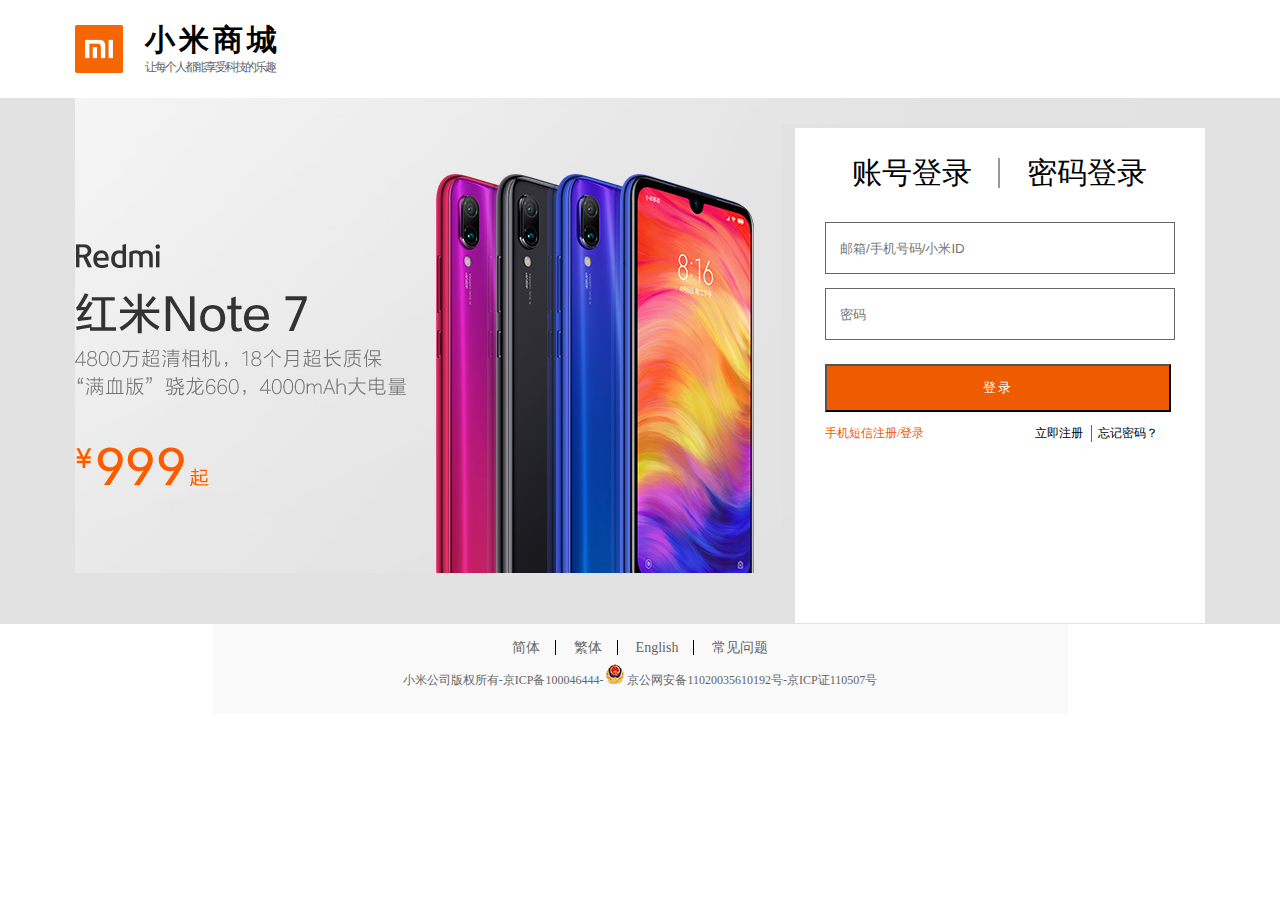
<file: login.html>
<!DOCTYPE html>
<html lang="en">
<head>
    <meta charset="UTF-8">
    <meta name="viewport" content="width=device-width, initial-scale=1.0">
    <meta http-equiv="X-UA-Compatible" content="ie=edge">
    <title>登录</title>
    <link rel="stylesheet" href="css/reset.css" type="text/css">
    <link rel="stylesheet" href="css/login.css" type="text/css">
    <link rel="stylesheet" href="css/public2.css"
    type="text/css">
</head>
<body>
    <!-- logo区 -->
    <div class="loginLogo">
       <div class="loginLogoMain">
           <div class="logoMain">
               <a href="#" target="_blank"><img src="images/logo2.png" alt=""></a>
               
           </div>
           <div class="logoWords">
                <h2>小米商城</h2>
                <p>让每个人都能享受科技的乐趣</p>
            </div>
          
       </div> 
    </div>
<!-- 登录信息区 -->
<div class="loginInfor">
    <div class="loginInforMain">
        <div class="peoInfor">
            <ul class="loginTop">
                <li><a href="#" target="_blank" class="account">账号登录</a></li>
                <li ><a href="#" target="_blank" >密码登录</a></li>
            </ul>
            <div >
                <input type="text" name="" id="" placeholder="邮箱/手机号码/小米ID" class="names">
            </div>
            <div >
                <input type="password" name="" id="" placeholder="密码" class="password">
            </div>
            <div>
                <input type="button" name="" id="" value="登录" class="loginBtn">
            </div>
            <div class="forget">
                <div class="forgetLeft clearfix"><a href="#" target="_blank">手机短信注册/登录</a></div>
                <div class="forgetRight clearfix">
                    <ul>
                        <li class="forgetRightOne"><a href="#" target="_blank">立即注册</a></li>
                        <li class="forgetRightTwo"><a href="#" target="_blank">忘记密码？</a></li>
                    </ul>
                </div>
            </div>
            
        </div>
    </div>
</div>
     <!-- 底部 -->
     <div class="bottomInfor">
            <ul class="clearfix">
                <li><a href="#" target="_blank">简体</a></li>
                <li><a href="#" target="_blank">繁体</a></li>
                <li><a href="#" target="_blank">English</a></li>
                <li><a href="#" target="_blank" class="problem" >常见问题</a></li>
            </ul>
            <div class="copyright">
                小米公司版权所有-京ICP备100046444- <img src="images/jinghui.png" alt=""> 京公网安备11020035610192号-京ICP证110507号
            </div>
             
                
        </div>  
</body>
</html>
</file>
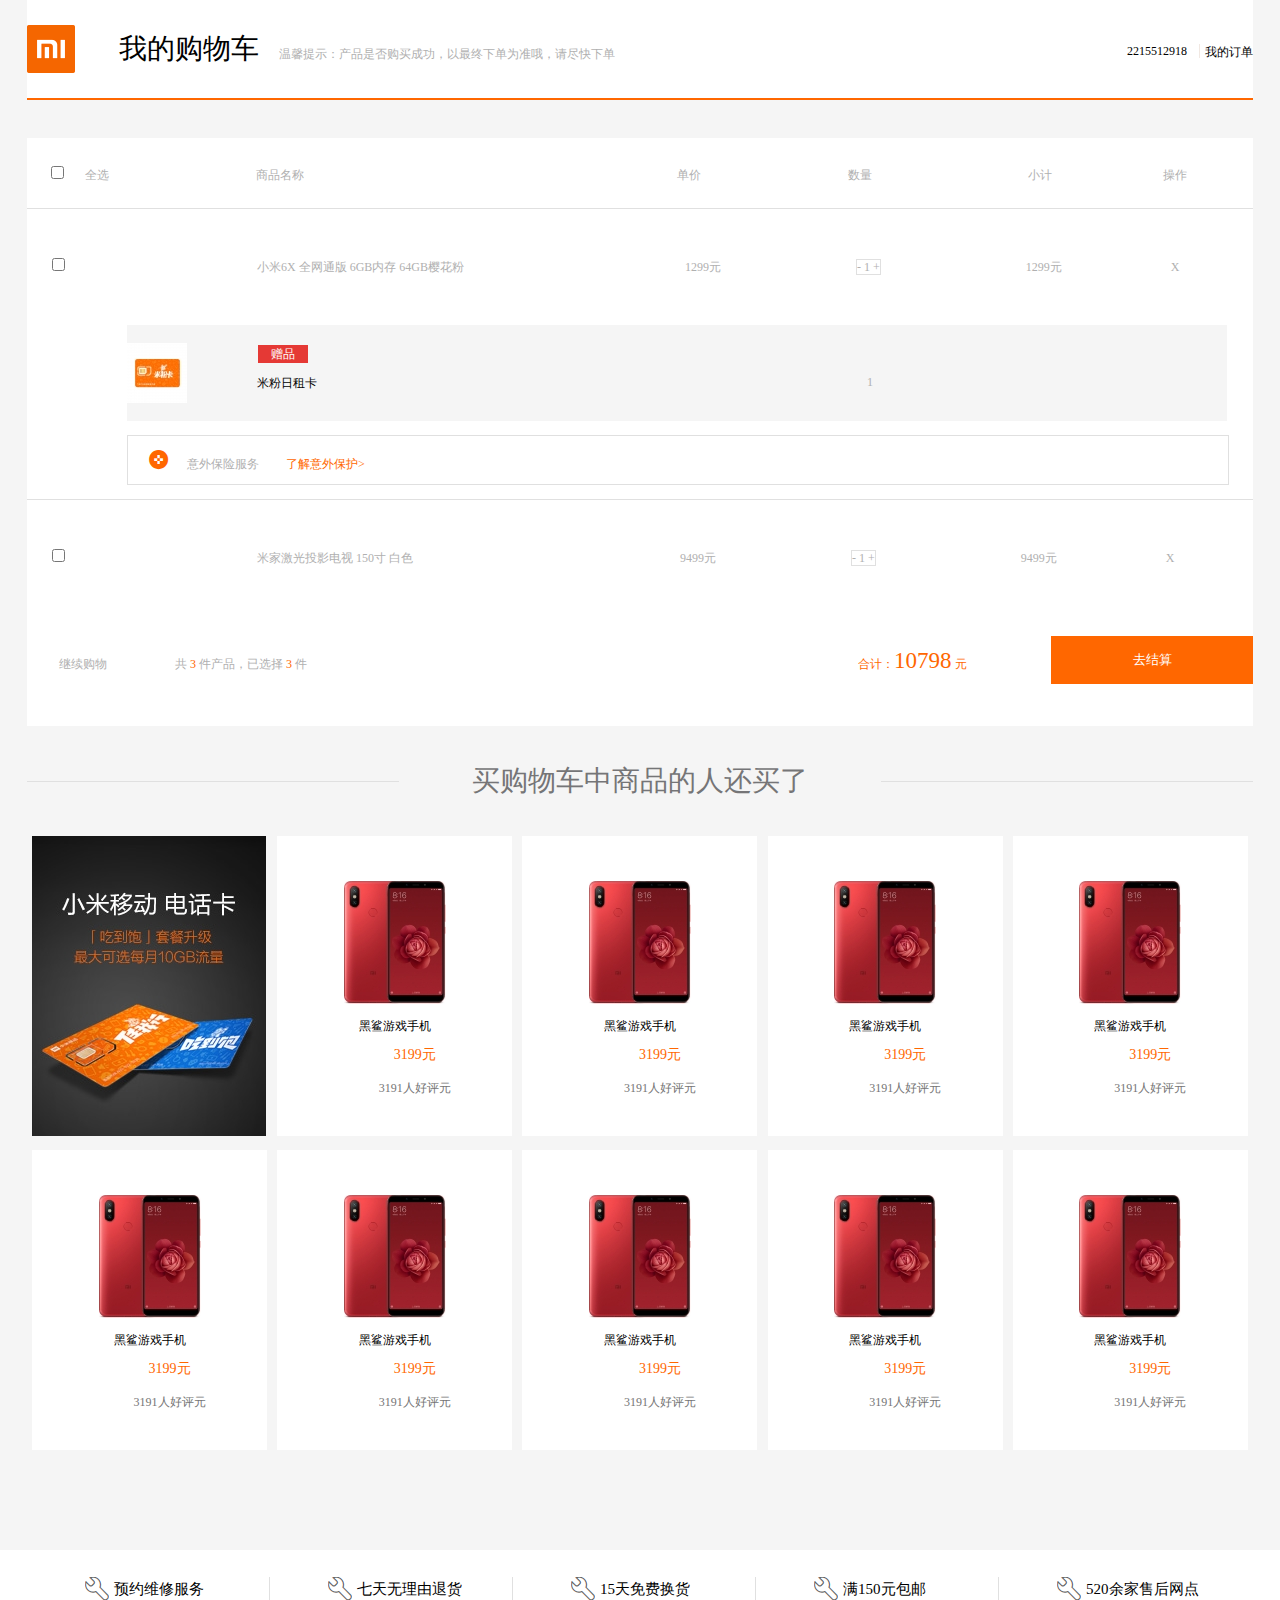
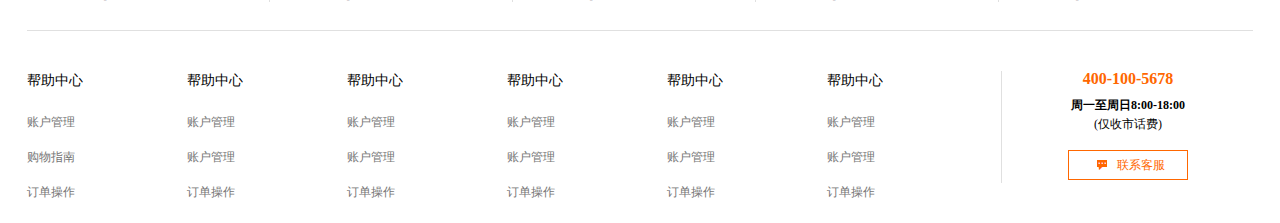
<file: myShoppingCart.html>
<!DOCTYPE html>
<html lang="en">
<head>
    <meta charset="UTF-8">
    <meta name="viewport" content="width=device-width, initial-scale=1.0">
    <meta http-equiv="X-UA-Compatible" content="ie=edge">
    <title>我的购物车</title>
    <link rel="icon" href="images/Apple.png">
    <link rel="stylesheet" href="css/reset.css" type="text/css">
    <link rel="stylesheet" href="css/myShoppingCart.css" type="text/css">
    <link rel="stylesheet" href="icon/iconfont.css">
    <link rel="stylesheet" href="css/public.css" type="text/css">
</head>
<body>
    <div class="myshoppingCart">
        <div class="shoppingMain">
                <!-- 头部区域 -->
            <div class="header">
                <div class="headerLogo">
    
                   <span>我的购物车</span> 
                   <span>温馨提示：产品是否购买成功，以最终下单为准哦，请尽快下单</span>
                   
                </div>
                <div class="order">
                    <ul>
                        <li><a href="#" target="_blank" class="orderOne">2215512918</a ></li>
                        <li><a href="#" target="_blank" class="orderTwo" >我的订单</a></li>
                    </ul>
                </div>
            </div>
            <div class="body">
                <!-- 主体标题 -->
                <div class="bodyTitle">
                    <input type="checkbox" name="" id="">
                    <span>全选</span> 
                    <span>商品名称</span>
                    <span>单价</span>
                    <span>数量</span>
                    <span>小计</span>
                    <span>操作</span>
                </div>
                <!-- 小米6 -->
                <div class="miSix">
                    <div class="miSixOne">
                        <input type="checkbox" name="" id="">
                        <span>小米6X 全网通版 6GB内存 64GB樱花粉 </span> 
                        <span>1299元</span>
                        <span>-  1  +</span>
                        <span>1299元</span>
                        <span>X</span>
                    </div>
                    <div class="miSixTwo">
                        <div class="zengpin">
                            赠品
                        </div>
                        <p>米粉日租卡</p>
                        <span>1</span>
                    </div>
                    <div class="miSixThree">
                        <span class="iconfont icon-plus
                        "></span>
                        <span>意外保险服务</span>
                        <a href="#" target="_blank">了解意外保护></a>
                    </div>
                </div>
                <!-- 投影电视 -->
                <div class="miBigTv">
                    <input type="checkbox" name="" id="">
                    <span>米家激光投影电视 150寸 白色 </span> 
                    <span>9499元</span>
                    <span>- 1 +</span>
                    <span>9499元</span>
                    <span>X</span>
                </div>
                <!-- 结算部分 -->
                <div class="allPay">
                    <span>继续购物</span>
                    <span>共 <b>3</b>  件产品，已选择 <b>3</b> 件</span>
                    <span>合计：<i>10798</i> 元</span>
                  
                        <input type="button" name="" value="去结算" class="pay">
                    
                </div>
            
        </div>
         <!-- 你还喜欢 -->
         <div class="another">
             <div class="anotherTitil">
                 <div class="titleLeft"></div>
                 买购物车中商品的人还买了
                 <div class="titleRight"></div>
             </div>
             <div class="anotherPro">
                 <ul>
                     <li>
                         <a href="#" target="_blank"><img src="images/miTelCard.png" alt=""></a>
                         
                    </li>
                     <li>
                         <a href="#" target="_blank"><img src="images/another.png" alt=""></a>
                         <a href="#" target="_blank">黑鲨游戏手机</a>
                         <span>3199元</span>
                         <span>3191人好评元</span>

                    </li>
                     <li>
                         <a href="#" target="_blank"><img src="images/another.png" alt=""></a>
                         <a href="#" target="_blank">黑鲨游戏手机</a>
                         <span>3199元</span>
                         <span>3191人好评元</span>

                    </li>
                     <li>
                         <a href="#" target="_blank"><img src="images/another.png" alt=""></a>
                         <a href="#" target="_blank">黑鲨游戏手机</a>
                         <span>3199元</span>
                         <span>3191人好评元</span>

                    </li>
                     <li>
                         <a href="#" target="_blank"><img src="images/another.png" alt=""></a>
                         <a href="#" target="_blank">黑鲨游戏手机</a>
                         <span>3199元</span>
                         <span>3191人好评元</span>

                    </li>
                     <li>
                         <a href="#" target="_blank"><img src="images/another.png" alt=""></a>
                         <a href="#" target="_blank">黑鲨游戏手机</a>
                         <span>3199元</span>
                         <span>3191人好评元</span>

                    </li>
                     <li>
                         <a href="#" target="_blank"><img src="images/another.png" alt=""></a>
                         <a href="#" target="_blank">黑鲨游戏手机</a>
                         <span>3199元</span>
                         <span>3191人好评元</span>

                    </li>
                     <li>
                         <a href="#" target="_blank"><img src="images/another.png" alt=""></a>
                         <a href="#" target="_blank">黑鲨游戏手机</a>
                         <span>3199元</span>
                         <span>3191人好评元</span>

                    </li>
                     <li>
                         <a href="#" target="_blank"><img src="images/another.png" alt=""></a>
                         <a href="#" target="_blank">黑鲨游戏手机</a>
                         <span>3199元</span>
                         <span>3191人好评元</span>

                    </li>
                     <li>
                         <a href="#" target="_blank"><img src="images/another.png" alt=""></a>
                         <a href="#" target="_blank">黑鲨游戏手机</a>
                         <span>3199元</span>
                         <span>3191人好评元</span>

                    </li>
                 </ul>
             </div>
         </div>
        </div>
    </div>
    <!-- 页面最底部 -->
<div class="pageBottom">
        <div class="pageBottomMain">
    <!-- 页面底部服务部分  -->
            <div class="service">
                <ul>
                    <li>
                        
                        <a href="#" target="_blank">
                                <div class="serviceIcon"></div>
                            <div class="serviceWord">预约维修服务</div>
                            
                        </a>
                        
                    </li>
                    <li>
                        
                        <a href="#" target="_blank">
                                <div class="serviceIcon"></div>
                            <div class="serviceWord">七天无理由退货</div>
                            
                        </a>
                        
                    </li>
                    <li>
                        
                        <a href="#" target="_blank">
                                <div class="serviceIcon"></div>
                            <div class="serviceWord">15天免费换货</div>
                           
                        </a>
                        
                    </li>
                    <li>
                        
                        <a href="#" target="_blank">
                                <div class="serviceIcon"></div>
                            <div class="serviceWord">满150元包邮</div>
                        
                        </a>
                        
                    </li>
                    <li class="serviceLast">
                        
                        <a href="#" target="_blank">
                                <div class="serviceIcon"></div>
                            <div class="serviceWord">520余家售后网点</div>
                       
                        </a>
                        
                    </li>
                </ul>
            </div>
    <!-- 页面底部帮助部分 -->
            <div class="help">
                <dl>
                    <dt>帮助中心</dt>
                    <dd> <a href="#" target="_blank">账户管理</a> </dd>
                    <dd> <a href="#" target="_blank">购物指南</a> </dd>
                    <dd> <a href="#" target="_blank">订单操作</a> </dd>
                </dl>
                <dl>
                    <dt>帮助中心</dt>
                    <dd> <a href="#" target="_blank">账户管理</a> </dd>
                    <dd> <a href="#" target="_blank">账户管理</a> </dd>
                    <dd> <a href="#" target="_blank">订单操作</a> </dd>
                </dl>
                <dl>
                    <dt>帮助中心</dt>
                    <dd> <a href="#" target="_blank">账户管理</a> </dd>
                    <dd> <a href="#" target="_blank">账户管理</a> </dd>
                    <dd> <a href="#" target="_blank">订单操作</a> </dd>
                </dl>
                <dl>
                    <dt>帮助中心</dt>
                    <dd> <a href="#" target="_blank">账户管理</a> </dd>
                    <dd> <a href="#" target="_blank">账户管理</a> </dd>
                    <dd> <a href="#" target="_blank">订单操作</a> </dd>
                </dl>
                <dl>
                    <dt>帮助中心</dt>
                    <dd> <a href="#" target="_blank">账户管理</a> </dd>
                    <dd> <a href="#" target="_blank">账户管理</a> </dd>
                    <dd> <a href="#" target="_blank">订单操作</a> </dd>
                </dl>
                <dl>
                    <dt>帮助中心</dt>
                    <dd> <a href="#" target="_blank">账户管理</a> </dd>
                    <dd> <a href="#" target="_blank">账户管理</a> </dd>
                    <dd> <a href="#" target="_blank">订单操作</a> </dd>
                </dl>
            </div>
    <!-- 页面底热线部分 -->
            <div class="hotline">
                <div class="hotlineMain">
                    <div class="hotlineMainWord">
                        <h3>400-100-5678</h3>
                        <h4>周一至周日8:00-18:00</h4>
                        <p>(仅收市话费)</p>
                        <div class="bgPic" >
                            <a href="#" target="_blank" class="inlineService">联系客服</a>
                            
                        </div>
                    </div>
                </div>
            </div>
        </div>
        
</body>
</html>
</file>
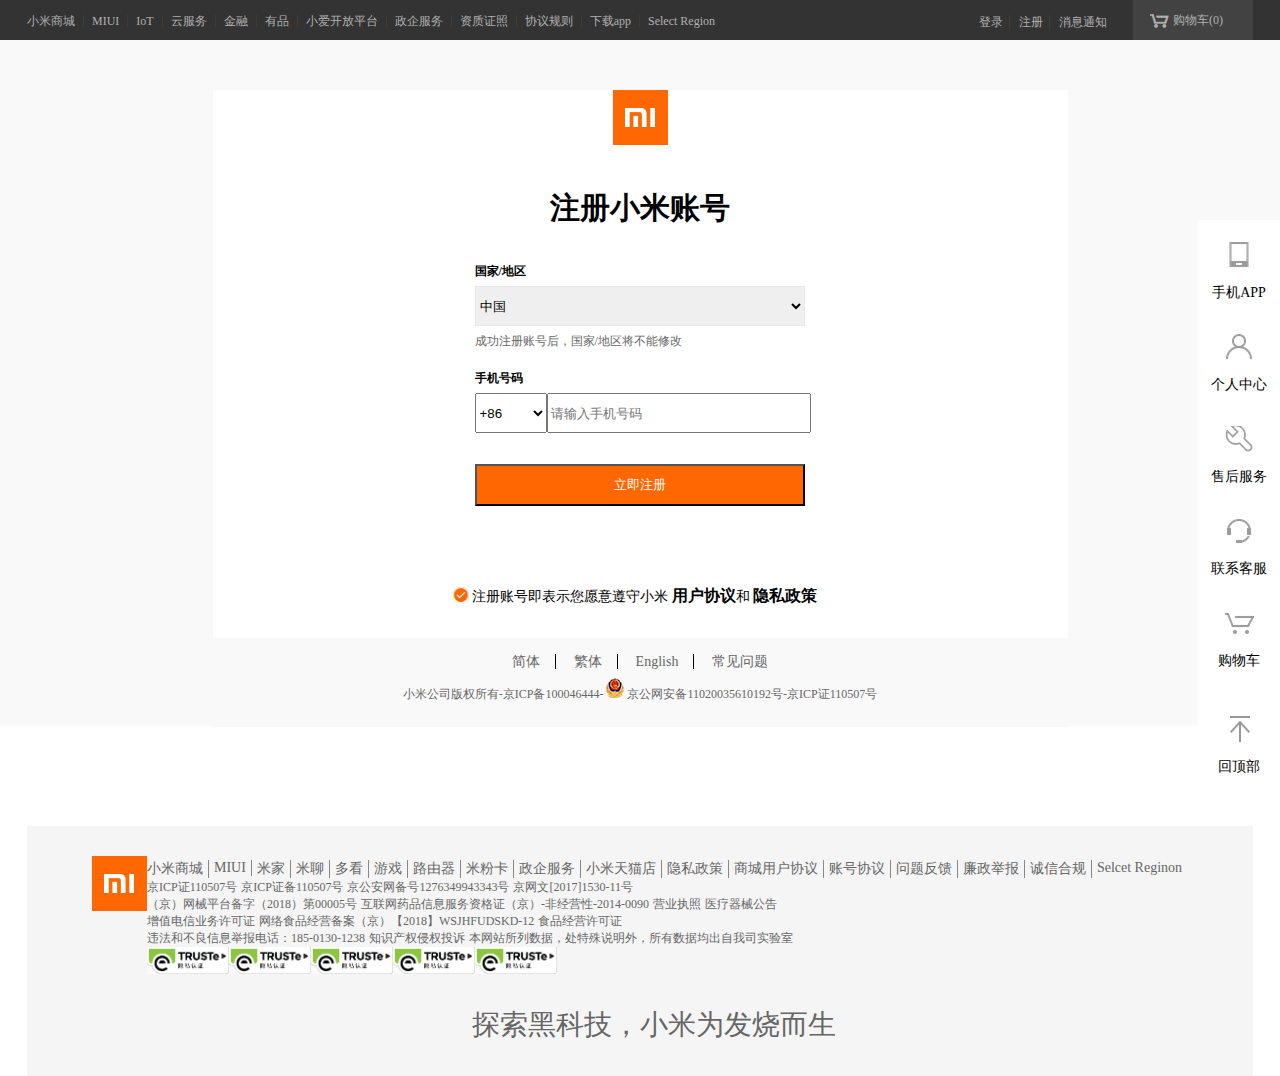
<file: register.html>
<!DOCTYPE html>
<html lang="en">
<head>
    <meta charset="UTF-8">
    <meta name="viewport" content="width=device-width, initial-scale=1.0">
    <meta http-equiv="X-UA-Compatible" content="ie=edge">
    <title>注册</title>
    <link rel="icon" href="images/Apple.png">
    <link rel="stylesheet" href="css/reset.css" type="text/css">
    <link rel="stylesheet" href="css/public.css" type="text/css">
    <link rel="stylesheet" href="css/register.css" type="text/css">
    <link rel="stylesheet" href="icon/iconfont.css" type="text/css">
    <link rel="stylesheet" href="css/public2.css" type="text/css">
  
</head>
<body>
<!-- 顶部  -->
        <div class="top">
                <div class="topMain">
                    <!-- 头部导航栏 -->
                        <div class="topNav">
                            <ul>
                                <li><a href="#" target="_blank" class="first" >小米商城</a></li>
                                <li><a href="#" target="_blank">MIUI</a></li>
                                <li><a href="#" target="_blank">IoT</a></li>
                                <li><a href="#" target="_blank">云服务</a></li>
                                <li><a href="#" target="_blank">金融</a></li>
                                <li><a href="#" target="_blank">有品</a></li>
                                <li><a href="#" target="_blank">小爱开放平台</a></li>
                                <li><a href="#" target="_blank">政企服务</a></li>
                                <li><a href="#" target="_blank">资质证照</a></li>
                                <li><a href="#" target="_blank">协议规则</a></li>
                                <li>
                                    <a href="#" target="_blank" class="app">
                                    下载app
                                    <div class="trangle"></div>
                                    <div class="code">
                                        <img src="images/code.png" alt="">
                                        <p>小米商城APP</p>
                                        
                                    </div>
                                    </a>
                                </li>
                                <li><a href="#" target="_blank" class="last">Select Region</a></li>
                            </ul>
                        </div>
                         <!-- 头部购物车 -->
                         <div class="shoppingCart">
                                <a href="#" target="_blank">
                                   <span>购物车(0)</span> 
                                    <div class="alert">
                                        <p>购物车里没有商品，快去选购商品吧！</p>
                                    </div>
                                </a>
                        </div>
                        <!-- 头部登录注册部分 -->
                        <div class="login">
                            <a href="#" target="_blank" class="first">登录</a>
                            <a href="#" target="_blank">注册</a>
                            <a href="#" target="_blank" class="last">消息通知</a>
                        </div>
                       
                </div>
            </div>

<div class="register">
    <!-- 注册信息填写 -->
    <div class="registerMain">
        <img src="images/logo.png" alt="">
        <h1>注册小米账号</h1>
        <div class="region">
             <b>国家/地区</b> <br> 
            <select name="" id="">
                <option value="">中国</option>
                <option value="">美国</option>
                <option value="">日本</option>
                <option value="">英国</option>
                <option value="">法国</option>
                <option value="">德国</option>
                <option value="">意大利</option>
                <option value="">澳大利亚</option>
                <option value="">西班牙</option>
            </select>
           
            <p>成功注册账号后，国家/地区将不能修改</p>
        </div>
        <div class="phoneNum">
            <b>手机号码</b> <br> 
             <select name="" id="" class="selectPhoneNum">
                <option value="">+87</option>
                <option value="" selected>+86</option>
                <option value="">+84</option>
                <option value="">+83</option>
                <option value="">+82</option>
                <option value="">+81</option>
                <option value="">+80</option>
                <option value="">+70</option>
            </select>
            <div class="textBox" >
                <input type="text" name="" id="" class="textBoxInput"  placeholder="请输入手机号码" maxlength="11">
            </div>
        </div>
        <div >
            <input type="submit"  value="立即注册" class="submit" >
        </div>
        <div class="attention">
            <!-- <input type="checkbox" name="" id=""> -->
            <span class="iconfont icon-duihaocheckmark17"></span>
            注册账号即表示您愿意遵守小米 <a href="#" target="_blank">用户协议</a>和 <a href="#" target="_blank">隐私政策</a>
        </div>
    </div>
    <!-- 底部 -->
    <div class="bottomInfor">
        <ul class="clearfix">
            <li><a href="#" target="_blank">简体</a></li>
            <li><a href="#" target="_blank">繁体</a></li>
            <li><a href="#" target="_blank">English</a></li>
            <li><a href="#" target="_blank" class="problem" >常见问题</a></li>
        </ul>
        <div class="copyright">
            小米公司版权所有-京ICP备100046444- <img src="images/jinghui.png" alt=""> 京公网安备11020035610192号-京ICP证110507号
        </div>
         
            
    </div>
    
</div>

<div class="pageLast">
        <div class="pageLastMain">
            <div class="pageLastLeft">
                <img src="images/logo.png" alt="">
            </div>
            <div class="pageLastRight">
                <ul class="firstLine" >
                    <li class="firstLineLeft"><a href="#" target="_blank">小米商城</a></li>
                    <li><a href="#" target="_blank">MIUI</a></li>
                    <li><a href="#" target="_blank">米家</a></li>
                    <li><a href="#" target="_blank">米聊</a></li>
                    <li><a href="#" target="_blank">多看</a></li>
                    <li><a href="#" target="_blank">游戏</a></li>
                    <li><a href="#" target="_blank">路由器</a></li>
                    <li><a href="#" target="_blank">米粉卡</a></li>
                    <li><a href="#" target="_blank">政企服务</a></li>
                    <li><a href="#" target="_blank">小米天猫店</a></li>
                    <li><a href="#" target="_blank">隐私政策</a></li>
                    <li><a href="#" target="_blank">商城用户协议</a></li>
                    <li><a href="#" target="_blank">账号协议</a></li>
                    <li><a href="#" target="_blank">问题反馈</a></li>
                    <li><a href="#" target="_blank">廉政举报</a></li>
                    <li><a href="#" target="_blank">诚信合规</a></li>
                    <li class="firstLineRight"><a href="#" target="_blank">Selcet Reginon</a></li>
                </ul>
                <ul class="secondLine">
                    <!-- <li><a href="#" target="_blank">©mi.com</a></li> -->
                    <li>京ICP证110507号</li>
                    <li><a href="#" target="_blank">京ICP证备110507号</a></li>
                    <li><a href="#" target="_blank">京公安网备号1276349943343号</a></li>
                    <li><a href="#" target="_blank">京网文[2017]1530-11号</a></li>
                    <!-- <li><a href="#" target="_blank">©mi.com</a></li> -->
                </ul>
                <ul class="thirthLine">
                    <li><a href="#" target="_blank">（京）网械平台备字（2018）第00005号</a></li>
                    <li><a href="#" target="_blank">互联网药品信息服务资格证（京）-非经营性-2014-0090</a></li>
                    <li><a href="#" target="_blank">营业执照</a></li>
                    <li><a href="#" target="_blank">医疗器械公告</a></li>
                </ul>
                <ul class="fourthLine">
                    <li><a href="#" target="_blank">增值电信业务许可证</a></li>
                    <li>网络食品经营备案（京）【2018】WSJHFUDSKD-12</li>
                    <li><a href="#" target="_blank">食品经营许可证</a></li>
                </ul>
               <ul class="fivethLine">
                   <li>违法和不良信息举报电话：185-0130-1238</li>
                   <li><a href="#" target="_blank">知识产权侵权投诉</a> </li>
                   <li>本网站所列数据，处特殊说明外，所有数据均出自我司实验室</li>
               </ul>
               <ul class="sixthLine">
                   <li><a href="#" target="_blank"><img src="images/pageBottomLeft.png" alt=""></a></li>
                   <li><a href="#" target="_blank"><img src="images/pageBottomLeft.png" alt=""></a></li>
                   <li><a href="#" target="_blank"><img src="images/pageBottomLeft.png" alt=""></a></li>
                   <li><a href="#" target="_blank"><img src="images/pageBottomLeft.png" alt=""></a></li>
                   <li><a href="#" target="_blank"><img src="images/pageBottomLeft.png" alt=""></a></li>
               </ul>
               <div class="endWord">探索黑科技，小米为发烧而生</div>
            </div>
           
        </div>
    </div>
        
    <!-- 页面右部固定跟随 -->
    <div class="follow">
        <ul>
            <li>
                <a href="#" target="_blank" class="download">
                    
                    <img src="images/followOne.png" alt="">
                    <p>手机APP</p>
                    <!-- <div class="download"></div> -->
                    <div class="downloadCode">
                        <img src="images/code.png" alt="">
                        <p>手机扫一扫 <br> 一分赢好礼</p>
                    </div>
                </a>
            </li>
            <li>
                <a href="#" target="_blank">
                    <img src="images/followTwo.png" alt="">
                    <p>个人中心</p>
                </a>
            </li>
            <li>
                <a href="#" target="_blank">
                    <img src="images/followThree.png" alt="">
                    <p>售后服务</p>
                </a>
            </li>
            <li>
                <a href="#" target="_blank">
                    <img src="images/followFive.png" alt="">
                    <p>联系客服</p>
                </a>
            </li>
            <li>
                <a href="#" target="_blank">
                    <img src="images/followSix.png" alt="">
                    <p>购物车</p>
                </a>
            </li>
            <li>
                <a href="#top" target="_blank" class="returnTop" >
                    <img src="images/followSeven.png" alt="">
                    <p>回顶部</p>
                </a>
            </li>
        </ul>
    </div>
    </div>
</body>
</html>
</file>
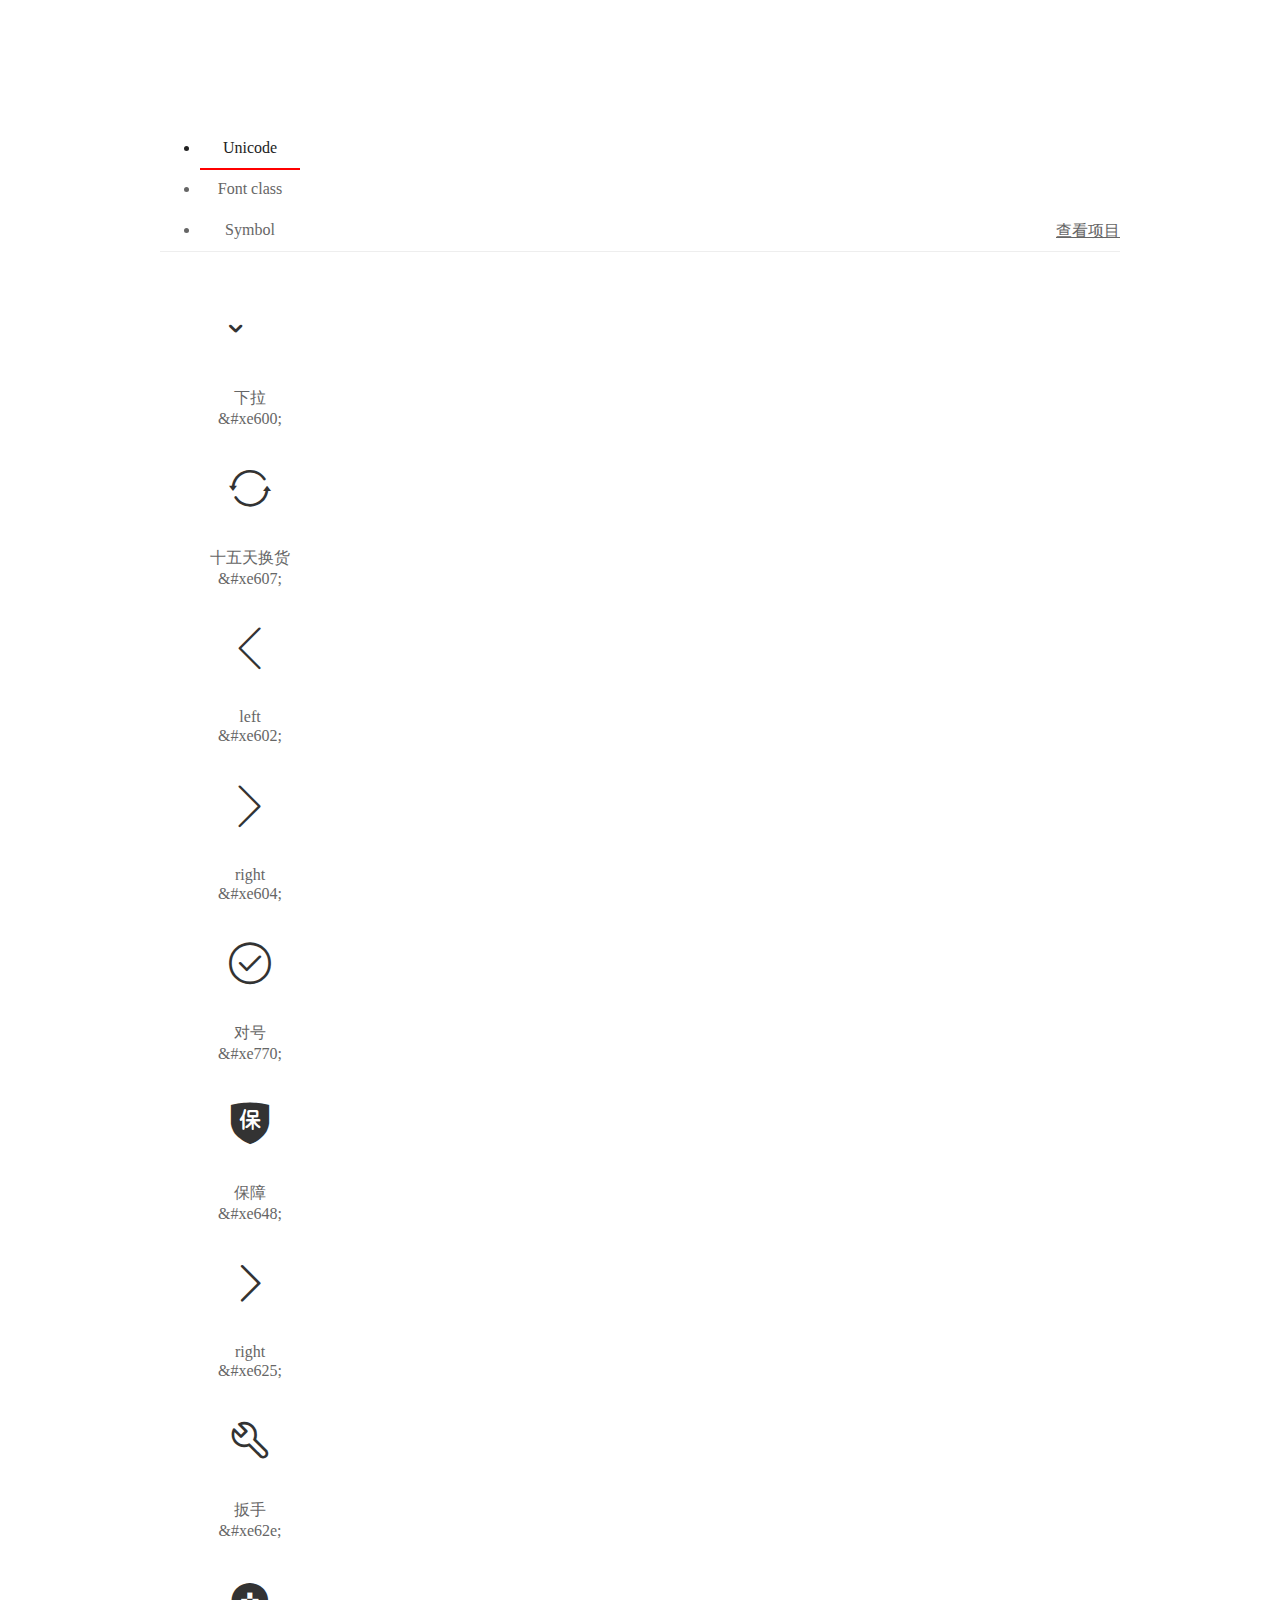
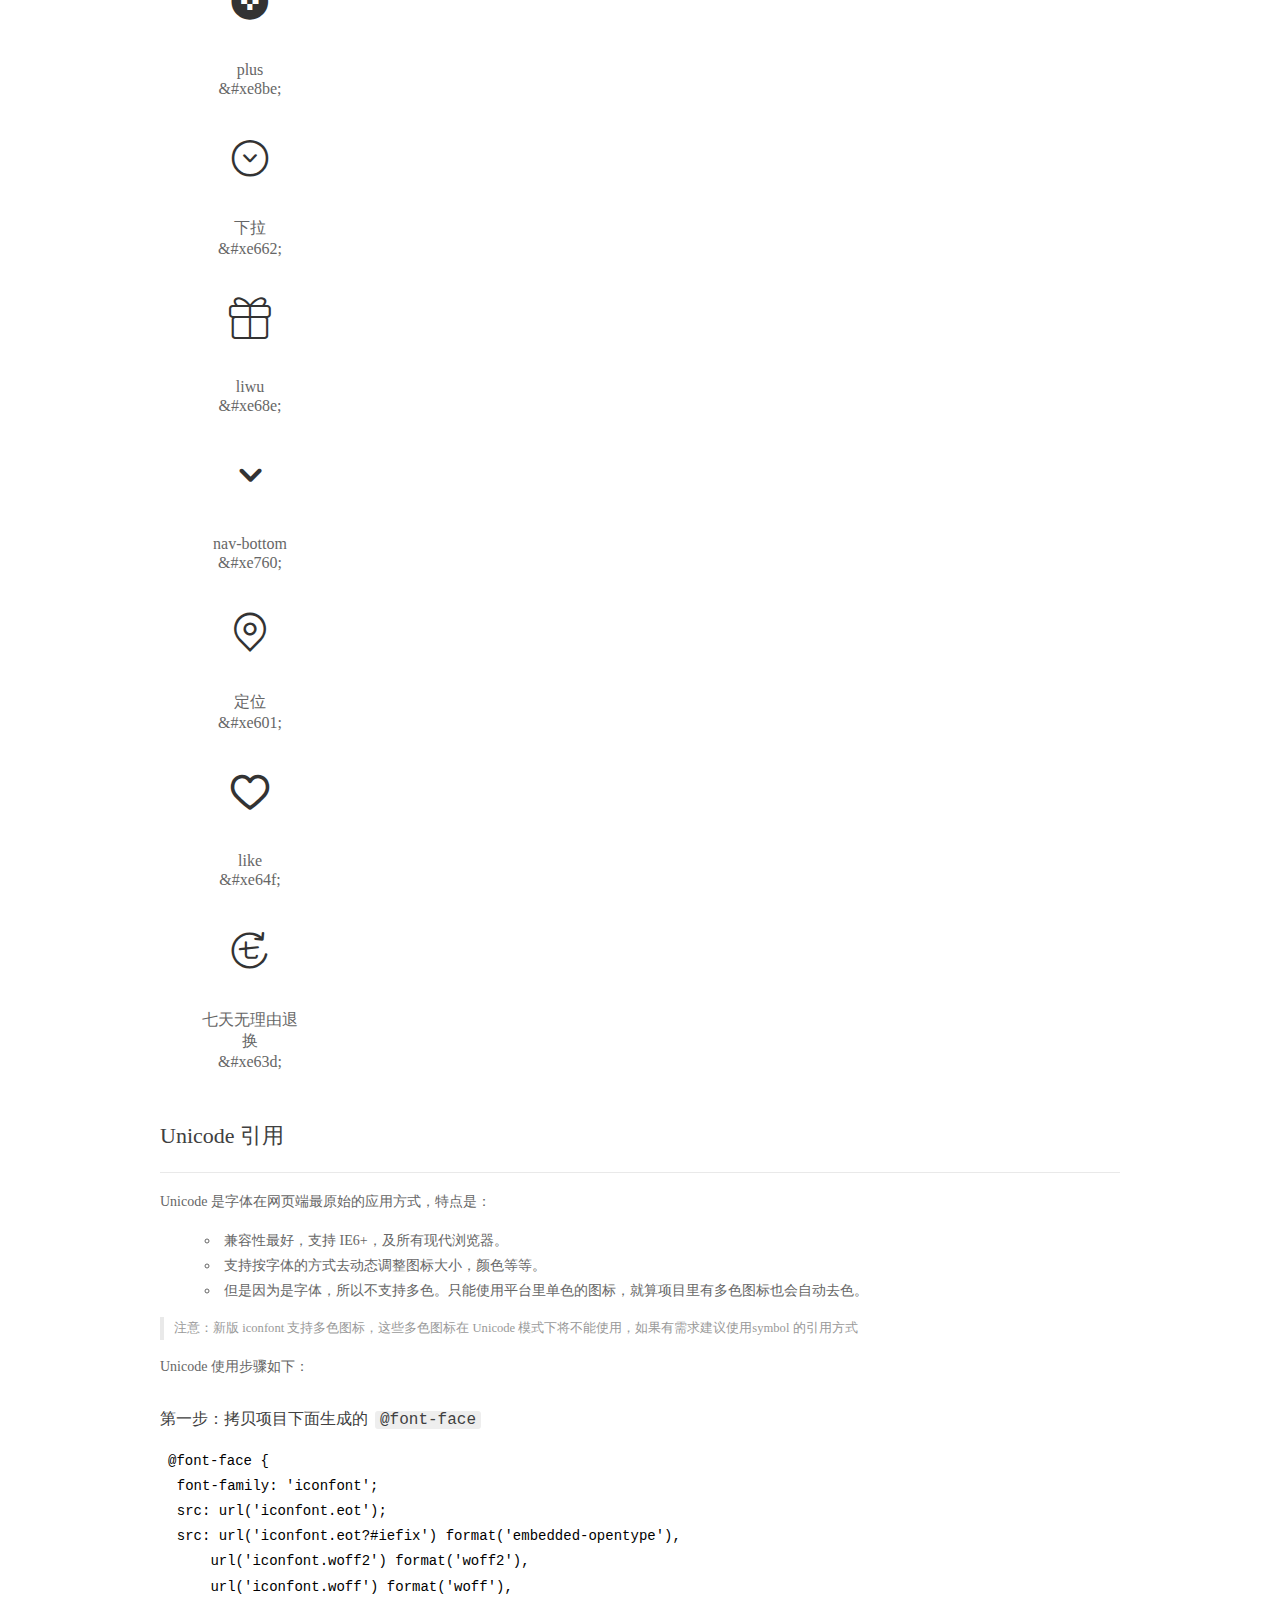
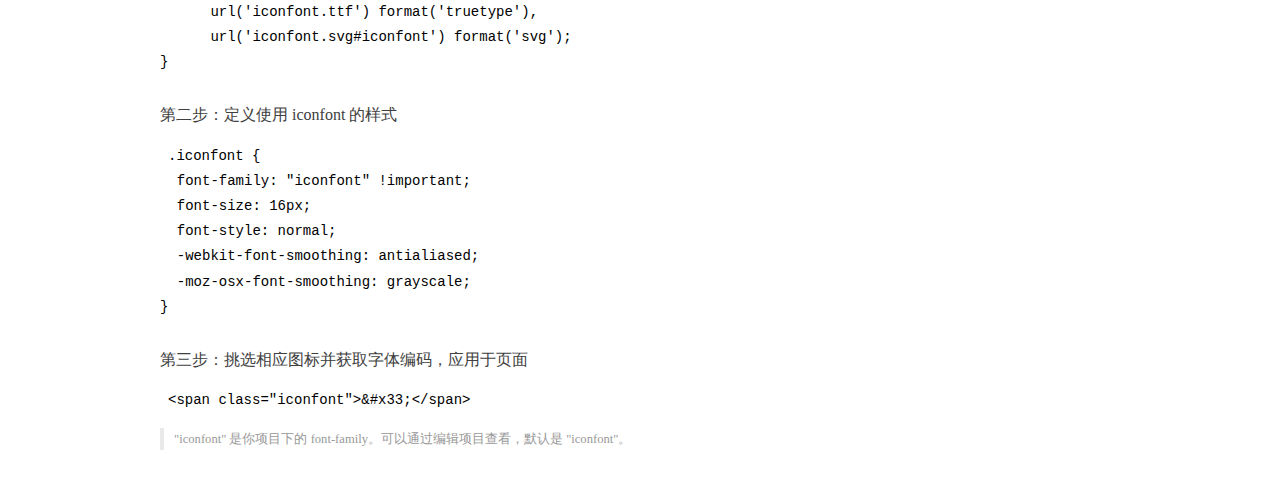
<file: icon/demo_index.html>
<!DOCTYPE html>
<html>
<head>
  <meta charset="utf-8"/>
  <title>IconFont Demo</title>
  <link rel="shortcut icon" href="https://gtms04.alicdn.com/tps/i4/TB1_oz6GVXXXXaFXpXXJDFnIXXX-64-64.ico" type="image/x-icon"/>
  <link rel="stylesheet" href="https://g.alicdn.com/thx/cube/1.3.2/cube.min.css">
  <link rel="stylesheet" href="demo.css">
  <link rel="stylesheet" href="iconfont.css">
  <script src="iconfont.js"></script>
  <!-- jQuery -->
  <script src="https://a1.alicdn.com/oss/uploads/2018/12/26/7bfddb60-08e8-11e9-9b04-53e73bb6408b.js"></script>
  <!-- 代码高亮 -->
  <script src="https://a1.alicdn.com/oss/uploads/2018/12/26/a3f714d0-08e6-11e9-8a15-ebf944d7534c.js"></script>
</head>
<body>
  <div class="main">
    <h1 class="logo"><a href="https://www.iconfont.cn/" title="iconfont 首页" target="_blank">&#xe86b;</a></h1>
    <div class="nav-tabs">
      <ul id="tabs" class="dib-box">
        <li class="dib active"><span>Unicode</span></li>
        <li class="dib"><span>Font class</span></li>
        <li class="dib"><span>Symbol</span></li>
      </ul>
      
      <a href="https://www.iconfont.cn/manage/index?manage_type=myprojects&projectId=1130715" target="_blank" class="nav-more">查看项目</a>
      
    </div>
    <div class="tab-container">
      <div class="content unicode" style="display: block;">
          <ul class="icon_lists dib-box">
          
            <li class="dib">
              <span class="icon iconfont">&#xe600;</span>
                <div class="name">下拉</div>
                <div class="code-name">&amp;#xe600;</div>
              </li>
          
            <li class="dib">
              <span class="icon iconfont">&#xe607;</span>
                <div class="name">十五天换货</div>
                <div class="code-name">&amp;#xe607;</div>
              </li>
          
            <li class="dib">
              <span class="icon iconfont">&#xe602;</span>
                <div class="name">left</div>
                <div class="code-name">&amp;#xe602;</div>
              </li>
          
            <li class="dib">
              <span class="icon iconfont">&#xe604;</span>
                <div class="name">right</div>
                <div class="code-name">&amp;#xe604;</div>
              </li>
          
            <li class="dib">
              <span class="icon iconfont">&#xe770;</span>
                <div class="name">对号</div>
                <div class="code-name">&amp;#xe770;</div>
              </li>
          
            <li class="dib">
              <span class="icon iconfont">&#xe648;</span>
                <div class="name">保障</div>
                <div class="code-name">&amp;#xe648;</div>
              </li>
          
            <li class="dib">
              <span class="icon iconfont">&#xe625;</span>
                <div class="name">right</div>
                <div class="code-name">&amp;#xe625;</div>
              </li>
          
            <li class="dib">
              <span class="icon iconfont">&#xe62e;</span>
                <div class="name">扳手</div>
                <div class="code-name">&amp;#xe62e;</div>
              </li>
          
            <li class="dib">
              <span class="icon iconfont">&#xe8be;</span>
                <div class="name">plus</div>
                <div class="code-name">&amp;#xe8be;</div>
              </li>
          
            <li class="dib">
              <span class="icon iconfont">&#xe662;</span>
                <div class="name">下拉</div>
                <div class="code-name">&amp;#xe662;</div>
              </li>
          
            <li class="dib">
              <span class="icon iconfont">&#xe68e;</span>
                <div class="name">liwu</div>
                <div class="code-name">&amp;#xe68e;</div>
              </li>
          
            <li class="dib">
              <span class="icon iconfont">&#xe760;</span>
                <div class="name">nav-bottom</div>
                <div class="code-name">&amp;#xe760;</div>
              </li>
          
            <li class="dib">
              <span class="icon iconfont">&#xe601;</span>
                <div class="name">定位</div>
                <div class="code-name">&amp;#xe601;</div>
              </li>
          
            <li class="dib">
              <span class="icon iconfont">&#xe64f;</span>
                <div class="name">like</div>
                <div class="code-name">&amp;#xe64f;</div>
              </li>
          
            <li class="dib">
              <span class="icon iconfont">&#xe63d;</span>
                <div class="name">七天无理由退换</div>
                <div class="code-name">&amp;#xe63d;</div>
              </li>
          
          </ul>
          <div class="article markdown">
          <h2 id="unicode-">Unicode 引用</h2>
          <hr>

          <p>Unicode 是字体在网页端最原始的应用方式，特点是：</p>
          <ul>
            <li>兼容性最好，支持 IE6+，及所有现代浏览器。</li>
            <li>支持按字体的方式去动态调整图标大小，颜色等等。</li>
            <li>但是因为是字体，所以不支持多色。只能使用平台里单色的图标，就算项目里有多色图标也会自动去色。</li>
          </ul>
          <blockquote>
            <p>注意：新版 iconfont 支持多色图标，这些多色图标在 Unicode 模式下将不能使用，如果有需求建议使用symbol 的引用方式</p>
          </blockquote>
          <p>Unicode 使用步骤如下：</p>
          <h3 id="-font-face">第一步：拷贝项目下面生成的 <code>@font-face</code></h3>
<pre><code class="language-css"
>@font-face {
  font-family: 'iconfont';
  src: url('iconfont.eot');
  src: url('iconfont.eot?#iefix') format('embedded-opentype'),
      url('iconfont.woff2') format('woff2'),
      url('iconfont.woff') format('woff'),
      url('iconfont.ttf') format('truetype'),
      url('iconfont.svg#iconfont') format('svg');
}
</code></pre>
          <h3 id="-iconfont-">第二步：定义使用 iconfont 的样式</h3>
<pre><code class="language-css"
>.iconfont {
  font-family: "iconfont" !important;
  font-size: 16px;
  font-style: normal;
  -webkit-font-smoothing: antialiased;
  -moz-osx-font-smoothing: grayscale;
}
</code></pre>
          <h3 id="-">第三步：挑选相应图标并获取字体编码，应用于页面</h3>
<pre>
<code class="language-html"
>&lt;span class="iconfont"&gt;&amp;#x33;&lt;/span&gt;
</code></pre>
          <blockquote>
            <p>"iconfont" 是你项目下的 font-family。可以通过编辑项目查看，默认是 "iconfont"。</p>
          </blockquote>
          </div>
      </div>
      <div class="content font-class">
        <ul class="icon_lists dib-box">
          
          <li class="dib">
            <span class="icon iconfont icon-xiala"></span>
            <div class="name">
              下拉
            </div>
            <div class="code-name">.icon-xiala
            </div>
          </li>
          
          <li class="dib">
            <span class="icon iconfont icon-shiwutianhuanhuo"></span>
            <div class="name">
              十五天换货
            </div>
            <div class="code-name">.icon-shiwutianhuanhuo
            </div>
          </li>
          
          <li class="dib">
            <span class="icon iconfont icon-left"></span>
            <div class="name">
              left
            </div>
            <div class="code-name">.icon-left
            </div>
          </li>
          
          <li class="dib">
            <span class="icon iconfont icon-right1"></span>
            <div class="name">
              right
            </div>
            <div class="code-name">.icon-right1
            </div>
          </li>
          
          <li class="dib">
            <span class="icon iconfont icon-duihaocheckmark17"></span>
            <div class="name">
              对号
            </div>
            <div class="code-name">.icon-duihaocheckmark17
            </div>
          </li>
          
          <li class="dib">
            <span class="icon iconfont icon-baozhang-copy"></span>
            <div class="name">
              保障
            </div>
            <div class="code-name">.icon-baozhang-copy
            </div>
          </li>
          
          <li class="dib">
            <span class="icon iconfont icon-right"></span>
            <div class="name">
              right
            </div>
            <div class="code-name">.icon-right
            </div>
          </li>
          
          <li class="dib">
            <span class="icon iconfont icon-editor2"></span>
            <div class="name">
              扳手
            </div>
            <div class="code-name">.icon-editor2
            </div>
          </li>
          
          <li class="dib">
            <span class="icon iconfont icon-plus"></span>
            <div class="name">
              plus
            </div>
            <div class="code-name">.icon-plus
            </div>
          </li>
          
          <li class="dib">
            <span class="icon iconfont icon-xiala1"></span>
            <div class="name">
              下拉
            </div>
            <div class="code-name">.icon-xiala1
            </div>
          </li>
          
          <li class="dib">
            <span class="icon iconfont icon-liwu"></span>
            <div class="name">
              liwu
            </div>
            <div class="code-name">.icon-liwu
            </div>
          </li>
          
          <li class="dib">
            <span class="icon iconfont icon-nav-bottom"></span>
            <div class="name">
              nav-bottom
            </div>
            <div class="code-name">.icon-nav-bottom
            </div>
          </li>
          
          <li class="dib">
            <span class="icon iconfont icon-dingwei"></span>
            <div class="name">
              定位
            </div>
            <div class="code-name">.icon-dingwei
            </div>
          </li>
          
          <li class="dib">
            <span class="icon iconfont icon-like"></span>
            <div class="name">
              like
            </div>
            <div class="code-name">.icon-like
            </div>
          </li>
          
          <li class="dib">
            <span class="icon iconfont icon-qitianwuliyoutuihuan"></span>
            <div class="name">
              七天无理由退换
            </div>
            <div class="code-name">.icon-qitianwuliyoutuihuan
            </div>
          </li>
          
        </ul>
        <div class="article markdown">
        <h2 id="font-class-">font-class 引用</h2>
        <hr>

        <p>font-class 是 Unicode 使用方式的一种变种，主要是解决 Unicode 书写不直观，语意不明确的问题。</p>
        <p>与 Unicode 使用方式相比，具有如下特点：</p>
        <ul>
          <li>兼容性良好，支持 IE8+，及所有现代浏览器。</li>
          <li>相比于 Unicode 语意明确，书写更直观。可以很容易分辨这个 icon 是什么。</li>
          <li>因为使用 class 来定义图标，所以当要替换图标时，只需要修改 class 里面的 Unicode 引用。</li>
          <li>不过因为本质上还是使用的字体，所以多色图标还是不支持的。</li>
        </ul>
        <p>使用步骤如下：</p>
        <h3 id="-fontclass-">第一步：引入项目下面生成的 fontclass 代码：</h3>
<pre><code class="language-html">&lt;link rel="stylesheet" href="./iconfont.css"&gt;
</code></pre>
        <h3 id="-">第二步：挑选相应图标并获取类名，应用于页面：</h3>
<pre><code class="language-html">&lt;span class="iconfont icon-xxx"&gt;&lt;/span&gt;
</code></pre>
        <blockquote>
          <p>"
            iconfont" 是你项目下的 font-family。可以通过编辑项目查看，默认是 "iconfont"。</p>
        </blockquote>
      </div>
      </div>
      <div class="content symbol">
          <ul class="icon_lists dib-box">
          
            <li class="dib">
                <svg class="icon svg-icon" aria-hidden="true">
                  <use xlink:href="#icon-xiala"></use>
                </svg>
                <div class="name">下拉</div>
                <div class="code-name">#icon-xiala</div>
            </li>
          
            <li class="dib">
                <svg class="icon svg-icon" aria-hidden="true">
                  <use xlink:href="#icon-shiwutianhuanhuo"></use>
                </svg>
                <div class="name">十五天换货</div>
                <div class="code-name">#icon-shiwutianhuanhuo</div>
            </li>
          
            <li class="dib">
                <svg class="icon svg-icon" aria-hidden="true">
                  <use xlink:href="#icon-left"></use>
                </svg>
                <div class="name">left</div>
                <div class="code-name">#icon-left</div>
            </li>
          
            <li class="dib">
                <svg class="icon svg-icon" aria-hidden="true">
                  <use xlink:href="#icon-right1"></use>
                </svg>
                <div class="name">right</div>
                <div class="code-name">#icon-right1</div>
            </li>
          
            <li class="dib">
                <svg class="icon svg-icon" aria-hidden="true">
                  <use xlink:href="#icon-duihaocheckmark17"></use>
                </svg>
                <div class="name">对号</div>
                <div class="code-name">#icon-duihaocheckmark17</div>
            </li>
          
            <li class="dib">
                <svg class="icon svg-icon" aria-hidden="true">
                  <use xlink:href="#icon-baozhang-copy"></use>
                </svg>
                <div class="name">保障</div>
                <div class="code-name">#icon-baozhang-copy</div>
            </li>
          
            <li class="dib">
                <svg class="icon svg-icon" aria-hidden="true">
                  <use xlink:href="#icon-right"></use>
                </svg>
                <div class="name">right</div>
                <div class="code-name">#icon-right</div>
            </li>
          
            <li class="dib">
                <svg class="icon svg-icon" aria-hidden="true">
                  <use xlink:href="#icon-editor2"></use>
                </svg>
                <div class="name">扳手</div>
                <div class="code-name">#icon-editor2</div>
            </li>
          
            <li class="dib">
                <svg class="icon svg-icon" aria-hidden="true">
                  <use xlink:href="#icon-plus"></use>
                </svg>
                <div class="name">plus</div>
                <div class="code-name">#icon-plus</div>
            </li>
          
            <li class="dib">
                <svg class="icon svg-icon" aria-hidden="true">
                  <use xlink:href="#icon-xiala1"></use>
                </svg>
                <div class="name">下拉</div>
                <div class="code-name">#icon-xiala1</div>
            </li>
          
            <li class="dib">
                <svg class="icon svg-icon" aria-hidden="true">
                  <use xlink:href="#icon-liwu"></use>
                </svg>
                <div class="name">liwu</div>
                <div class="code-name">#icon-liwu</div>
            </li>
          
            <li class="dib">
                <svg class="icon svg-icon" aria-hidden="true">
                  <use xlink:href="#icon-nav-bottom"></use>
                </svg>
                <div class="name">nav-bottom</div>
                <div class="code-name">#icon-nav-bottom</div>
            </li>
          
            <li class="dib">
                <svg class="icon svg-icon" aria-hidden="true">
                  <use xlink:href="#icon-dingwei"></use>
                </svg>
                <div class="name">定位</div>
                <div class="code-name">#icon-dingwei</div>
            </li>
          
            <li class="dib">
                <svg class="icon svg-icon" aria-hidden="true">
                  <use xlink:href="#icon-like"></use>
                </svg>
                <div class="name">like</div>
                <div class="code-name">#icon-like</div>
            </li>
          
            <li class="dib">
                <svg class="icon svg-icon" aria-hidden="true">
                  <use xlink:href="#icon-qitianwuliyoutuihuan"></use>
                </svg>
                <div class="name">七天无理由退换</div>
                <div class="code-name">#icon-qitianwuliyoutuihuan</div>
            </li>
          
          </ul>
          <div class="article markdown">
          <h2 id="symbol-">Symbol 引用</h2>
          <hr>

          <p>这是一种全新的使用方式，应该说这才是未来的主流，也是平台目前推荐的用法。相关介绍可以参考这篇<a href="">文章</a>
            这种用法其实是做了一个 SVG 的集合，与另外两种相比具有如下特点：</p>
          <ul>
            <li>支持多色图标了，不再受单色限制。</li>
            <li>通过一些技巧，支持像字体那样，通过 <code>font-size</code>, <code>color</code> 来调整样式。</li>
            <li>兼容性较差，支持 IE9+，及现代浏览器。</li>
            <li>浏览器渲染 SVG 的性能一般，还不如 png。</li>
          </ul>
          <p>使用步骤如下：</p>
          <h3 id="-symbol-">第一步：引入项目下面生成的 symbol 代码：</h3>
<pre><code class="language-html">&lt;script src="./iconfont.js"&gt;&lt;/script&gt;
</code></pre>
          <h3 id="-css-">第二步：加入通用 CSS 代码（引入一次就行）：</h3>
<pre><code class="language-html">&lt;style&gt;
.icon {
  width: 1em;
  height: 1em;
  vertical-align: -0.15em;
  fill: currentColor;
  overflow: hidden;
}
&lt;/style&gt;
</code></pre>
          <h3 id="-">第三步：挑选相应图标并获取类名，应用于页面：</h3>
<pre><code class="language-html">&lt;svg class="icon" aria-hidden="true"&gt;
  &lt;use xlink:href="#icon-xxx"&gt;&lt;/use&gt;
&lt;/svg&gt;
</code></pre>
          </div>
      </div>

    </div>
  </div>
  <script>
  $(document).ready(function () {
      $('.tab-container .content:first').show()

      $('#tabs li').click(function (e) {
        var tabContent = $('.tab-container .content')
        var index = $(this).index()

        if ($(this).hasClass('active')) {
          return
        } else {
          $('#tabs li').removeClass('active')
          $(this).addClass('active')

          tabContent.hide().eq(index).fadeIn()
        }
      })
    })
  </script>
</body>
</html>
</file>
<file: css/public.css>
.top{
    width: 100%;
    height: 40px;
    background: #333;    
}
.topMain{
    width: 1226px;
    height: 40px;
    background: #333;
    margin: 0 auto;    
}
/* 头部导航栏 */
.topNav{
    width: 952px;
    height: 25px;
    background: #333;
    font-family: '微软雅黑';
    float: left;
    padding-top: 15px;
}
.topNav li{
    float: left;
}
.topNav li a{
    display: block;
    border-right: 1px solid #423c37;
    padding:0 8px;
    font-size: 12px;
    line-height: 12px;
    color: #b0b0b0;
  }
  .topNav li .first{
      padding-left: 0;
  }
  .topNav li .last{
      border-right: none;
  }
  .topNav li a:hover{
      color: #fff;
  }
  .app{
      position: relative;
  }
  .trangle{
      border-width: 12px;
      border-color:transparent transparent #fff;
      border-style: solid;
      position: absolute;
      left:18px;
      top: 1px;
      display: none;
  }
  .code{
      width: 131px;
      height: 162px;
      /* border: 1px solid #ccc; */
      border-top: none;
      background: #fff;
      position: absolute;
      left: -43px;
      top: 25px;
      padding-top: 38px;
      padding-left: 24px;
      display: none;
      box-shadow: 0 0 5px 0 #ccc; 
      z-index: 1;
  }
  .code p{
     font-size: 18px;
     line-height: 54px;
     color: #000;
  }
  .app:hover .code{
      display: block;
  }
  .app:hover .trangle{
    display: block;
  }
/* 头部登录注册部分 */
.login{
    width: 154px;
    height: 25px;
    font-family: '微软雅黑';
    background: #333;
    float: right;
    padding-top: 15px;
}
.login a{
    border-right: 1px solid #423c37;
    padding: 0 6px;
    color: #b0b0b0;
    font-size: 12px;
    line-height: 12px;
}
.login .first{
    padding-left: 0;
}
.login .last{
    border-right: none;
}
.login a:hover{
    color: #fff;
}


/* 头部购物车部分 */
.shoppingCart{
    background:#424242;
    font-family: '微软雅黑';
    float: right;
    line-height: 40px;    
}
.shoppingCart a{
    display: block;
    width: 120px;
    height: 40px;
    background: url(../images/shopping1.jpg) no-repeat 17px 14px;
    position: relative;
}
span{
    margin-left: 40px;
    color: #b0b0b0;
    font-family: '微软雅黑';
}
.shoppingCart .alert{
    width: 370px;
    height: 125px;
    background: #fff;
    position: absolute;
    left: -250px;
    top: 40px;
    text-align: center;
    line-height: 126px;
    font-size: 14px;
    color: #000;
    display: none;
    box-shadow: 0 0 5px 0 #ccc;
}
.shoppingCart a:hover{
    background: #fff url(../images/shopping2.png) no-repeat 14px 13px;
}
.shoppingCart a:hover span{
    color: #ff6700;
}
.shoppingCart a:hover .alert{
    display: block;
    z-index: 1;
}

/* logo 导航栏 */
.nav{
    width: 100%;
    height: 100px;
    background: #fff;
}
.navMain{
    width: 1226px;
    height: 100px;
    background: #fff;
    margin: 0 auto;
}
/* logo*/
.logo{
    width: 246px;
    height: 100px;
    background: #fff;
    float: left;
    /* background: url(../images/logo.png) no-repeat 0 22px; */
}
.logoIcon{
    display: block;
    width: 246px;
    height: 100px;
    background: url(../images/logo.png) no-repeat 0 22px;
    text-indent: -9999px;
}

/* 导航栏 */
.logoNav{
    /* width: 685px; */
    height: 100px;
    background: #fff;
    float: right;
}
.play>li{
    float: left;
}
.play>li>a{
    display: block;
    font-size: 16px;
    line-height: 100px;
    font-family: '微软雅黑';
    padding-right: 20px;
    color: #000;
}
.logoNav .play .alert{
    width: 100%;
    height: 286px;
    background:#fff;
    position: absolute;
    left: 0;
    display: none;
}
.play>li>a:hover{
    color: #ff6700;
}
.play .one:hover .alert{
    display: block;
    z-index: 99;
} 
.play .two:hover .alert{
    display: block;
    z-index: 99;
}
.play .three:hover .alert{
    display: block;
    z-index: 99;
}
.play .four:hover .alert{
    display: block;
    z-index: 99;
}
.play .five:hover .alert{
    display: block;
    z-index: 99;
}
.play .six:hover .alert{
    display: block;
    z-index: 99;
}
.play .seven:hover .alert{
    display: block;
    z-index: 99;
}
.play .eight:hover .alert{
    display: block;
    z-index: 99;
}
.play .nine:hover .alert{
    display: block;
    z-index: 99;
}
.play .ten:hover .alert{
    display: block;
    z-index: 99;
}


.logoNav .play .alertMain{
    width: 1224px;
    height: 230px;
    background:#fff;
    margin: 0 auto;
    padding-left:2px;
    
}
.logoNav .play .alertMain li{
    width: 204px;
    height: 230px;
    background: #fff;
    border-top: 1px solid #e0e0e0;
    border-bottom: 1px solid #e0e0e0;
    float: left;
}

.box{
    margin-top: 37px;
    border-left: 1px solid #e0e0e0;
    

}
.newProduct{
    position: relative;
}

.box img{
    margin-left: 50px;
}
.newProduct .box a{
    display: block;
    width: 88px;
    height: 106px;
}
.new{
    width: 65px;
    height: 21px;
    font-size: 12px;
    line-height: 20px;
    text-align: center;
    color: #ff6700;
    border: 1px solid #ff6700;
    position: absolute;
    left: 70px;
    top: 0;
}
.words{
    text-align: center;
    padding-top: 35px;
    
    
}
.words a{
    color: #000;
    font-family: '微软雅黑';
}
.alertMain .newProduct .words p{
    height: 12px;
    margin-top: 9px;
    color: #ff6700;
   
}
/* .newProduct .words a{
    margin-top: 12px;
    height: 12px;
} */

    

/* .alert{
    width: 100px;
    height: 286px;
    background: pink;
} */




/* 搜索框 */
.search{
    width: 295px;
    height: 75px;
    background: #fff;
    float: right;
    padding-top: 25px;
    position: relative;
}
textarea{
    /* display: block; */
    width: 238px;
    height: 44px;
    border: 1px solid #e0e0e0;
    float: left;
    resize: none;
    outline: none;
    
}
.mi9{
    display: block;
    width: 50px;
    height: 22px;
    background: #eee;
    line-height: 23px;
    font-size: 13px;
    color: #757575;
    text-align: center;
    position: absolute;
    right:144px;
    top: 40px; 
}
.mi9SE{
    display: block;
    width: 73px;
    height: 22px;
    background: #eee;
    text-align: center;
    line-height: 23px;
    font-size: 13px;
    color: #757575;
    position: absolute;
    right:62px;
    top: 40px; 
}
.magnifier{
    width: 50px;
    height: 50px;
    border: 1px solid #e0e0e0;
    border-left: none;
    outline: none;
    float: right;
    background: url(../images/magnifier1.png) no-repeat;
}
.mi9:hover{
    background: #ff6700;
}
.mi9SE:hover{
    background: #ff6700;
}
.magnifier:hover{
    background: url(../images/magnifier2.png) no-repeat;
}




/* 页面底部 */

.pageBottom{
    width: 100%;
    height: 272px;
    /* background: pink; */
}
.pageBottomMain{
    width: 1226px;
    height: 272px;
    /* background: red; */
    margin: 0 auto;
}
.service{
    width: 1226px;
    height: 80px;
    /* background: yellow; */
    border-bottom: 1px solid #e0e0e0;
}
.help{
    width: 974px;
    height: 192px;
    /* background: gray; */
    float: left;
}
.hotline{
    width: 252px;
    height: 152px;
    padding-top: 40px;
    /* background: skyblue; */
    float: left;
}
/* 页面底部服务部分 */
.service li{
    margin-top: 27px;
    width: 184px;
    height: 25px;
    border-right: 1px solid #e0e0e0;
    float: left;
    padding-left: 58px;
}
.service .serviceLast{
    border-right: none;
}
.service li .serviceWord{
    font-size: 15px;
    margin-left: 5px;
    margin-top: 3px;
    color: #000;
    font-family: '微软雅黑';
    float: left;
}
.service li .serviceIcon{
    width: 24px;
    height: 24px;
    float: left;
    /* background: blue; */
    background: url(../images/serviceIcon.png)
}
.service li a:hover .serviceWord{
    color:#ff6b00;
}
.service li a:hover .serviceIcon{
    background: url(../images/sevriceIcon2.png)
}
/* 页面底部帮助部分 */
.help dl{
    width: 160px;
    margin-top: 41px;
    /* padding-bottom: 41px; */
    float: left;
}
.help dl dt{
    font-size: 14px;
    margin-bottom: 15px;
    font-family: '微软雅黑';
}
.help dl dd a{
    font-size: 12px;
    line-height: 35px;
    color: #757575;
    font-family: '微软雅黑';
    
}
.help dl dd a:hover{
    color: #ff6b00;
}
/* 页面底热线部分 */
.hotline .hotlineMain{
    width: 252px;
    height: 112px;
    /* background: yellow; */
    text-align: center;
    border-left: 1px solid #e0e0e0;
}
.hotline .hotlineMain h3{
    font-size: 16px;
    color: #ff6700;
    line-height: 16px;
    font-family: '微软雅黑';
}
.hotline .hotlineMain h4{
    font-size: 12px;
    color: #000;
    line-height: 26px;
    margin-top: 5px;
    font-family: '微软雅黑';
}
.hotline .hotlineMain p{
    font-size: 12px;
    color: #000;
    line-height: 12px;
    font-family: '微软雅黑';
}
.hotline .hotlineMain .inlineService{
    display: block;
    width: 93px;
    height: 28px;
    border: 1px solid #ff6700;
    /* background: #ff6700; */
    margin: 20px auto;
    background: url(../images/inlineService.png) no-repeat 28px 9px;
    line-height: 28px;
    padding-left: 25px;
    font-size: 12px;
    color: #ff6700;
    /* background: #fff; */
}
.hotline .hotlineMain .inlineService:hover{
    /* background: #ff6700; */
    color: #fff;
    background: #ff6700 url(../images/inlineService2.png) no-repeat 28px 9px;
   
}
/* 页面最底部 */
.pageLastMain{
    width: 1226px;
    height: 250px;
    background: #f5f5f5;
    margin: 0 auto;
}
/* 页面最底部左侧 */
.pageLastLeft{
    width: 120px;
    height: 200px;
    /* background: blue; */
    text-align: right;
    padding-top: 30px;
    float: left;
}
/* 页面最底部右侧 */
.pageLastRight{
    width: 1106px;
    height: 196px;
    /* background:pink; */
    padding-top: 34px; 
    float: left;
}
.pageLastRight .firstLine{
    width: 1050px;
    height: 14px;
    /* background: red; */
}
.pageLastRight .firstLine li{
    font-size: 14px;
    border-right: 1px solid #888;
    padding: 0 5px;
    /* color: #000; */
    float: left;
}
.pageLastRight .firstLine li a{
    /* font-size: 14px; */
    height: 14px;
    color: #666;
}
.pageLastRight .firstLine li a:hover{
    color: #ff6b00;
}
.pageLastRight .firstLine .firstLineLeft{
    padding-left: 0;
}
.pageLastRight .firstLine .firstLineRight{
    border-right: none;
}
.pageLastRight .secondLine{
    width: 567px;
    height: 12px;
    margin-top: 5px;
    /* background: red; */
}
.pageLastRight .secondLine li{
    color: #666;
    margin-right: 4px;
    float: left;
}
.pageLastRight .secondLine li a{
    color: #666;
}
.pageLastRight .secondLine li a:hover{
    color: #ff6b00;
}
.pageLastRight .thirthLine{
    width: 640px;
    height: 12px;
    margin-top: 5px;
    /* background: red; */
}
.pageLastRight .thirthLine li{
    color: #666;
    margin-right: 4px;
    float: left;
}
.pageLastRight .thirthLine li a{
    color: #666;
}
.pageLastRight .thirthLine li a:hover{
    color: #ff6b00;
}
.pageLastRight .fourthLine{
    width: 800px;
    height: 12px;
    margin-top: 5px;
}
.pageLastRight .fourthLine li{
    color: #666;
    margin-right: 4px;
    float: left;
}
.pageLastRight .fourthLine li a{
    color: #666;
}
.pageLastRight .fourthLine li a:hover{
    color: #ff6b00;
}
.pageLastRight .fivethLine{
    width: 800px;
    height: 12px;
    margin-top: 5px;
}
.pageLastRight .fivethLine li{
    color: #666;
    margin-right: 4px;
    float: left; 
}
.pageLastRight .fivethLine li a{
    color: #666;
}
.pageLastRight .fivethLine li a:hover{
    color: #ff6b00;
}
.pageLastRight .sixthLine{
    width: 800px;
    height: 28px;
    margin-top: 5px;
}
.pageLastRight .sixthLine li{
    float: left;
}
.endWord{
    /* width: 1226px;
    background:#f5f5f5; */
    font-size: 28px;
    color: #666;
    margin-left: 325px;
    margin-top: 31px;
}

.follow{
    width: 82px;
    height: 560px;
    /* background: red; */
    position: fixed;
    right: 0;
    top: 50%;
    margin-top: -230px;
    background: #fff;
    /* z-index: -1; */

    /* top: -20px; */

}
.follow a{
    display: block;
    width: 82px;
    height: 90px;
    /* background: pink; */
    margin-bottom: 2px;
    color: #000;
    font-family: '微软雅黑';
}
.follow a p{
    font-size: 14px;
    text-align: center;
    margin-top: 12px;
}
.follow a img{
    margin-left: 26px;
    margin-top: 22px;
}
.follow .returnTop{
    margin-bottom: 0px;
    margin-top:16px; 
}


/* .download{
    border-width: 12px;
    border-color:transparent transparent #fff;
    border-style: solid;
    position: absolute;
    left:18px;
    top: 1px;
    display: none;
} */
.download{
    position: relative;
}
.downloadCode{
    width: 131px;
    height: 200px;
    /* border: 1px solid #ccc; */
    border-top: none;
    background: #fff;
    position: absolute;
    left: -170px;
    top: -2px;
    /* padding-top: 38px; */
    padding-left: -2px;
    padding-right: 24px;
    display: none;
    box-shadow: 0 0 5px 0 #ccc; 
    z-index: 1;
}
.downloadCode p{
   font-size: 12px;
   line-height: 20px;
   margin-left: 16px;
   color: #000;
}
.download:hover .downloadCode{
    display: block;
}
/* .app:hover .trangle{
  display: block;
} */
.follow>ul>li:hover p{
    color: #ff6b00;
}
</file>
<file: css/index.css>
/* 内容一 */
.contextOne{
    width: 100%;
    height: 460px;
    background: #fff;
    /* position: relative; */
}
.contextOneMain{
    width: 1226px;
    height: 460px;
    background: gray;
    margin: 0 auto;
    background: url(../images/contextOnebg.png);
    position: relative;
}

/* 内容一右下角轮播图圆点 */
.dotOne,.dotTwo,.dotThree,.dotFour,.dotFive{
    width: 8px;
    height: 8px;
    border: 1px solid #ccc;
    bottom: 25px;
    border-radius: 50%;

}
.dotOne{
    background: rgb(0,0,0,0.2);
    position: absolute;
    right: 114px;
    /* bottom: 25px; */
}
.dotTwo{
    position: absolute;
    right: 95px;

}
.dotThree{
    position: absolute;
    right: 76px;
}
.dotFour{
    position: absolute;
    right: 57px;
}
.dotFive{
    position: absolute;
    right: 38px;
}
/* .contextOne .dotFive:hover .contextOneMain{
    background: url(../images/rotation2.jpg);
} */

/* 左部列表 */
.leftList{
    width: 234px;
    height: 430px;
    padding: 15px 0px;
    background:#0d1c52;
    
    
}
.leftList a{
    display: block;
    width: 174px;
    line-height: 43px;
    font-size: 12px;
    font-family: '微软雅黑';
    text-align: left;
    padding-left: 30px;
    padding-right: 30px;
    color:#fff;
    background:#0d1c52;
    float: left;
    
}
span{
    font-size: 18px;
    float: right;
  
}
/* 左部列表弹窗 */

.leftListAlert{
    width: 993px;
    height: 460px;
    background: #fff;
    position: absolute;
    left: 234px;
    top: 0px;
    display: none;
}

.leftListAlert .alertOne{
    width: 993px;
    height: 460px;
    position: absolute;
    left: 0px;
    top: 0px;
    box-shadow: 0px 10px 5px 0 #ccc; 
    /* display: none; */
}
.leftListAlert .alertOne li a{
    display: block;
    width: 225px;
    height: 58px;
    padding-left: 23px;
    padding-right: 0px;
    /* line-height: 77px; */
    padding-top: 19px;
    background: #fff;

}
.listOne>a:hover {
    background: #ff6700;
}

.contextOne .leftList li:hover .leftListAlert{
    display: block;
}

/* 内容二 */

/* 有效区 */

.contextTwo{
    width: 100%;
    height: 170px;
    margin-top: 14px;
    background: #fff;
}
.contextMain{
    width: 1226px;
    height: 170px;
    background: #fff;
    margin: 0 auto;
    position: relative;
}
/* 功能区 */
.function{
    width: 216px;
    height: 152px;
    background: #5f5750;
    margin-right: 15px;
    float: left;
    padding: 9px;
}
.function a{
    display: block;
    width: 71px;
    height: 56px;
    background: #5f5750;
    border-right: 1px solid #665e57;
    border-bottom: 1px solid #665e57; 
    float: left;
    padding-top: 20px;
    background: url(../images/xuebitu.jpg);
    
}
.tel,.present,.Fcode,.mifans,.old,.fine{
    width: 26px;
    height: 26px;
    /* border: 1px solid #000; */
    margin-left: 25px;
}
.tel{
    background: url(../images/xuebitu.jpg) 207px -20px;
    
}
.present{
    background: url(../images/xuebitu.jpg) 131px -20px;
}
.Fcode{
    background: url(../images/xuebitu.jpg) 55px -20px;
}
.mifans{
    background: url(../images/xuebitu.jpg) 207px -102px;
}
.old{
    background: url(../images/xuebitu.jpg) 131px -102px;
}
.fine{
    background: url(../images/xuebitu.jpg) 55px -102px;
}
.contextMain .function a:hover .tel{
    background: url(../images/xuebitu2.jpg) 207px -20px;
}
.contextMain .function a:hover .present{
    background: url(../images/xuebitu2.jpg) 131px -20px;
}
.contextMain .function a:hover .Fcode{
    background: url(../images/xuebitu2.jpg) 55px -20px;
}
.contextMain .function a:hover .mifans{
    background: url(../images/xuebitu2.jpg) 207px -102px;
}
.contextMain .function a:hover .old{
    background: url(../images/xuebitu2.jpg) 131px -102px;
}
.contextMain .function a:hover .fine{
    background: url(../images/xuebitu2.jpg) 55px -102px;
}
.contextMain .function a:hover p{
    color:#fff;
}
.function .functionThree{
    border-right:none;
}
.function .functionSix{
    border-right:none;
}
.function .functionFour{
    border-bottom: none;
}
.function .functionFive{
    border-bottom: none;
}
.function .functionSix{
    border-bottom: none;
}
.contextMain .function>a img{
    margin-left: 24px;
}
.contextMain .function>a p{
    text-align: center;
    font-size: 12px;
    line-height: 26px;
    color: #cfcdcb;
}
.circle1{
    width: 12px;
    height: 12px;
    background: #5f5750;
    border-radius: 50%;
    position: absolute;
    left: 75px;
    top: 80px;
}
.circle2{
    width: 12px;
    height: 12px;
    background:#5f5750;
    border-radius: 50%;
    position: absolute;
    left:146px;
    top: 80px;
}




/* 广告区 */
.contextMain .ad a{
    width: 316px;
    height: 170px;
    margin-right: 14px;
    float: left;
    position: relative;

}
.contextTwo .contextMain .ad .adLast{
    margin-right: 0;
}
.adWords{
    position: absolute;
    left:80px;
    top: 27px;
}
.ad .adWords h3{
    color:#fff;
    font-size: 18px;
    line-height: 26px;
}
.ad .adWords p{
    /* word-spacing: 10px; */
    color:#fff;
    font-size: 14px;
}

/* 小米闪购 */

/* .buy{
    width: 100%;
    height: 85px;
    background: #fff;
} */
.buyMain{
    width: 1226px;
    height: 60px;
    background: #fff;
    padding-top: 25px;
    margin: 0 auto;
}

/* 小米闪购标题文字 */
.buyMain h2{
    font-size: 21px;
    line-height: 59px;
    color: #000;
    font-size: '微软雅黑';
    float: left;
}
/* 小米闪购右侧文字 */
.buy .buyMain .pages a{
    display: block;
    width: 34px;
    height: 21px;
    /* background: red; */
    border: 1px solid #ccc;
    margin-top: 22px;
    float: right;
}

/* .buyMain .pages .box{
    width: 3px;
    height: 3px;
    background: yellow;
    z-index: 2;
} */
/* .pages{
    float: right;
    margin-top: 22px;
} */
/* .leftPages,.rightPages{
    display: block;
    width: 34px;
    height: 21px;
} */


/* 内容三 */
.contextThree{
    width: 100%;
    height: 339px;
    /* background: pink; */
}
.contextThreeMain{
    width: 1226px;
    height: 339px;
    /* background: gray; */
    margin: 0 auto;
    /* padding-left: 10px; */
}

/* 内容三图片 */

.contextThreeMain li a{
    display: block;
    width: 235px;
    height: 336px;
    margin-right: 12px;
    float: left;
    position: relative;
    
}
.contextThree .contextThreeMain li .picOne{
    border-top: 1px solid #e53935;
}
.contextThree .contextThreeMain li .picTwo{
    border-top: 1px solid #ffac13;
}
.contextThree .contextThreeMain li .picThree{
    border-top: 1px solid #83c44e;
}
.contextThree .contextThreeMain li .picFour{
    border-top: 1px solid #2196f3;
}
.contextThree .contextThreeMain li .picFive{
    border-top: 1px solid #e53935;
    margin-right: 0;
}
.picWords{
    text-align: center;
    position: absolute;
    left: 58px;
    bottom: 42px;
}
.picWords h4{
    font-size: 12px;
    font-family: '微软雅黑';
    color: black;
}
.picWords h5{
    font-size: 12px;
    line-height: 34px;
    font-family: '微软雅黑';
    color:#ccc;
}
.picWords p{
    font-size: 12px;
    line-height: 34px;
    line-height: 18px;
}
/* 第一张图片上的倒计时及文字 */

.firstPic{
    width: 168px;
    height: 92px;
    background: #f1eded;
    position: absolute;
    left: 35px;
    bottom: 42px;
}
.firstPic h2{
    font-size: 14px;
    text-align: center;
    font-family: '微软雅黑';
    color:#ccc;
}
/* .firstPic .time .timerOne{
    width: 46px;
    height: 46px;
    background: #605751;
} */

/* slogan王源 */
 .sloganMain{
    width: 1226px;
    height: 120px;
    margin: 40px auto;
    background: url(../images/slogan.png);
}
/* 手机标题部分 */
.phoneTitle{
    width: 100%;
    height: 82px;
    background: #f5f5f5;
}
.phoneTitle h1{
    width: 1226px;
    height: 57px;
    margin-top: 42px;
    padding-top: 21px;
    margin: 0 auto;
    background: #f5f5f5;
    font-size: 18px;
    font-family: '微软雅黑'; 
    line-height: 57px; 
}
.seeAll{
    display: block;
    width: 120px;
    height: 61px;
    /* background: yellow; */
    line-height: 61px;
    font-size: 17px;
    color: #424242;
    background: url(../images/seeAll.png) no-repeat 73px 20px;
    float: right;
}
.phoneTitle a:hover{
   color:#ff6b00;
   background: url(../images/seeAll2.png) no-repeat 73px 20px;
}

/* 手机部分 */

.phoneSecMain{
    width: 1226px;
    height: 615px;
    margin: 0 auto;  
}  
/* 左边大图部分 */
.phoneSec{
    width: 100%;
    height: 615px;
    background: #f5f5f5;
}
.phoneSecMain .phoneRight a{
    display: block;
    width: 235px;
    height: 262px;
    background: #fff;
    margin-right: 10px;
    padding-top: 38px;
    margin-bottom: 10px;
    float: left;
    position: relative;
}
.phoneSecMain .phoneRight a:hover{
    box-shadow: 4px 7px 8px 0 #ccc;
}
.phoneSecMain .phoneLeft a:hover{
    box-shadow: 4px 7px 8px 0 #ccc;
}
.phoneSecMain .phoneRight .fourth{
    margin-right: 0px;
}
.phoneSecMain .phoneRight img{
    margin-left: 67px;
}
.phoneRight a .newPro{
    width: 64px;
    height: 20px;
    background: #83c44e;
    position: absolute;
    left: 85px;
    top: 0px;
    font-size: 12px;
    color: #fff;
    line-height: 20px;
    font-family: '微软雅黑';
    text-align: center;

    /* margin-top: -38px; */
}
.phoneRight a .discount{
    width: 64px;
    height: 20px;
    background: #e53935;
    position: absolute;
    left: 85px;
    top: 0px;
    font-size: 12px;
    color: #fff;
    line-height: 20px;
    font-family: '微软雅黑';
    text-align: center;
}
.phoneRight{
    width:980px;
    height:618px;
    float: right;
}
.phoneRight  h5{
    font-size: 13px;
    line-height: 33px;
    margin-top: 28px;
    color: #000;
    font-family: '微软雅黑';  
}
.phoneRight h6{
    font-size: 12px;
    line-height: 12px;
    color: #b0b0b0;
    font-family: '微软雅黑';
}
.phoneRight .smallPicWords{
    width: 193px;
    text-align: center;
    margin-left: 25px;
}
.phoneRight .smallPicWords p{
    font-size: 12px;
    color: #ff6700;
    line-height: 48px;    
    font-family: '微软雅黑';
}
/* .phoneRight .smallPicWords span{
    margin-left: 0;
    font-size: 12px;
    text-decoration: line-through;
} */
/* 小米电视广告图  */
.miTV{
    width: 100%;
    height: 120px;
    background: #f5f5f5;
    padding-top: 42px;
}
.miTVMain{
    width: 1220px;
    /* margin-left: 63px; */
    height: 120px;
    margin: 0 auto;
    background: url(../images/miTV.png) no-repeat;
    /* margin-top: 42px; */
    /* margin-bottom:  */
}

/* <!-- 家电标题 --> */
.machineTitle{
    width: 100%;
    height: 78px;
    background: #f5f5f5;
}
.machineTitleMain{
    width: 1226px;
    height: 59px;
    margin: 0 auto;
    padding-top: 19px;
    /* background: yellow; */
}
.machineTitleMain h1{
    font-size: 22px;
    line-height: 60px;
    font-family: '微软雅黑';
    float: left;;
}
.machineTitle .machineTitleMain>ul{
    height: 27px;
    width: 249px; 
    float: right;
}
.machineTitle .machineTitleMain>ul>li{
    height: 27px;
    font-size: 15px;
    /* color: #000; */
    font-family: '微软雅黑';
    /* width: 16px; */
    /* background: red; */
    margin-top: 20px;
    margin-right: 32px;
   line-height: 27px;
    float: left;
}
.machineTitle .machineTitleMain .home{
    margin-right: 0px;
}
.machineTitle .machineTitleMain>ul>li a{
    color: #000;
   
}
.machineTitle .machineTitleMain>ul>li a:hover{
    color: #ff6700;
}

/* .machineTitle .machineTitleMain>ul>li>videoAlert{
    width: 991px;
    height: 615px;
    background: yellow;
}
.machineTitle .machineTitleMain>ul>li>videoAlert>li{
    width: 235px;
    height: 300px;
} */
/* .machineTitle .machineTitleMain>li .furnAlert .furnAlertOne{
    width: 991px;
    height: 615px;
} */


/* 家电内容 */
.furn{
    width: 100%;
    height: 615px;
    background: #f5f5f5;
}
.furnMain{
    /* width: 1226px; */
    height: 615px;
    background: #f5f5f5;
    margin:0 auto;
}
.furnLeft{
    width: 235px;
    height: 615px;
    margin-left: -40px;
    /* background:blue; */
    float: left;
}
.furnRight{
    width: 991px;
    height: 615px;
    /* background: red; */
    float: left;
    /* padding-right: 15px; */
}

/* 家电左侧区域 */
.furnLeft li{
    width: 235px;
    height: 300px;

}
.furnLeft .furnLeftPic{
    margin-bottom: 14px;
}
.furnLeft li a>img{
    display: block;
}
/* 家电右侧区域 */
.furnRight li a>img{
    display: block;
    margin: 87px auto;
    margin-bottom: 71px;
}
.furnMain .furnRight>ul>li>a{
    width: 235px;
    height: 300px;
    background: #fff;
    margin-left: 12px;
    margin-bottom: 14px;
    position: relative;
    float: left;   
    /* box-shadow: 4px 7px 8px 0 #ccc; */
    
}
.furnMain .furnRight>ul>li>a:hover{
    box-shadow: 4px 7px 8px 0 #ccc;
}
.furnRight li a .furnWords{
    margin-left: 15px;
    text-align: center;
}
.furnRight li a .furnWords h4{
    /* margin-top: -20px; */
    /* margin-left: 24px; */
    font-size: 13px;
    line-height: 27px;
    color: #000; 
    font-family: '微软雅黑';   
}
.furnRight li a .furnWords h5{
    font-size: 12px;
    line-height: 12px;
    color: #b0b0b0;
    font-family: '微软雅黑';
}
.furnRight li a .furnWords p{
    font-size: 12px;
    line-height: 46px;
    color: #ff6700;
    font-family: '微软雅黑';
}
.furnRight a .furnNewPro{
    width: 64px;
    height: 20px;
    background: #83c44e;
    font-size: 12px;
    color: #fff;
    line-height: 20px;
    font-family: '微软雅黑';
    text-align: center;
    float: left;
    margin-left: 84px;
}
.furnRight a .furnDicount{
    width: 64px;
    height: 20px;
    background: #bb0d0e;
    font-size: 12px;
    color: #fff;
    line-height: 20px;
    font-family: '微软雅黑';
    text-align: center;
    float: left;
    margin-left: 84px;
}
.furnRight .smallAlert{
    width: 195px;
    height:40px;
    background: #ff6b00;
    position: absolute;
    bottom: 0;
    left: 0;
    padding: 20px 20px;
    /* text-align: center; */
    display: none;
}
.furnRight .smallAlert p{
    font-size: 14px;
    color: #fff;
    line-height: 20px;    
}
.furnRight .smallAlert span{
    font-size: 12px;
    color: #ece5d3;
    line-height: 20px;
    /* margin-left: 20px; */
}
.furnMain .furnRight>ul>li>a:hover .smallAlert{
    display: block;
}
/* 生活毛巾广告长图 */
.maojin{
    width: 100%;
    height: 120px;
    background: #f5f5f5;
    padding-top: 42px;
}
.maojinMain{
    width: 1220px;
    /* margin-left: 63px; */
    height: 120px;
    margin: 0 auto;
    background: url(../images/adLongPic.png) no-repeat;
    /* margin-top: 42px; */
    /* margin-bottom:  */
}

/* 智能部分 */
.intel{
    width: 100%;
    height: 695px;
    background: #f5f5f5;
}
.intelMain{
    width: 1226px;
    height: 695px;
    background: #f5f5f5;
    margin:0 auto;
}
.intelTop{
    width: 1226px;
    height: 78px;
    float: left;
}
.intelLeft{
    width: 235px;
    height: 615px;
    float: left;
}

/* 右下部弹窗 */

.intel .intelMain .intelTop{
    position: relative;
}

.intelAlert{
    width: 991px;
    height: 615px;
    position: absolute;
    left: 235px;
    top: 78px;
}
.intelAlertOne{
    display: block;
}

.intelAlertTwo{
    display: none;
}
.intel .intelMain .intelTop ul .travel:hover .intelAlertTwo{
    display: block;
}

.intelAlertThree{
    display: none;
}
.intel .intelMain .intelTop ul .health:hover .intelAlertThree{
    display: block;
}

.intelAlertFour{
    display: none;
}
.intel .intelMain .intelTop ul .play:hover .intelAlertFour{
    display: block;
}

.intelAlertFive{
    display: none;
}

.intelAlert li a>img{
    display: block;
    margin: 87px auto;
    /* margin-bottom: 71px; */
}
.intelTop .intelAlert>ul>li>a{
    width: 235px;
    height: 300px;
    background: #fff;
    margin-left: 12px;
    margin-bottom: 14px;
    float: left;   
}
.intelMain .intelAlert>ul>li>a:hover{
    box-shadow: 4px 7px 8px 0 #ccc;
}



.intelAlert li a .alertWords{
    margin-left: 15px;
    text-align: center;
}
.intelAlert li a .alertWords h4{
    font-size: 13px;
    line-height: 27px;
    color: #000; 
    font-family: '微软雅黑';   
}
.intelAlert li a .alertWords h5{
    font-size: 12px;
    line-height: 12px;
    color: #b0b0b0;
    font-family: '微软雅黑';
}
.intelAlert li a .alertWords p{
    font-size: 12px;
    line-height: 46px;
    color: #ff6700;
    font-family: '微软雅黑';
}
.intelAlert a .alertNewPro{
    width: 64px;
    height: 20px;
    background: #83c44e;
    font-size: 12px;
    color: #fff;
    line-height: 20px;
    font-family: '微软雅黑';
    text-align: center;
    float: left;
    margin-left: 84px;
}
.intelAlert a .alertDicount{
    width: 64px;
    height: 20px;
    background: #bb0d0e;
    font-size: 12px;
    color: #fff;
    line-height: 20px;
    font-family: '微软雅黑';
    text-align: center;
    float: left;
    margin-left: 84px;
}

.intelTop{
    width: 1226px;
    height: 59px;
    margin: 0 auto;
    padding-top: 19px;
}
.intelTop h1{
    font-size: 22px;
    line-height: 60px;
    font-family: '微软雅黑';
    float: left;;
}
.intelMain .intelTop>ul{
    height: 27px;
    width: 296px; 
    float: right;
}
.intelMain .intelTop>ul>li{
    height: 27px;
    font-size: 15px;
    font-family: '微软雅黑';
    margin-top: 20px;
    margin-right: 32px;
   line-height: 27px;
    float: left;
}
.intelMain .intelTop>ul>li a{
    color: #000;
    text-align: center;
}
.intelMain .intelTop>ul>li a:hover{
    color: #ff6700;
}

.intelMain .intelTop .router{
    margin-right: 0px;
}

/* 智能部分底部左侧 */
.intelLeft li{
    width: 235px;
    height: 300px;

}

.intelLeft .intelLeftPic{
    margin-bottom: 14px;
}
.intelLeft li a>img{
    display: block;
}

/* 15.6小米笔记本 */
.loptop{
    width: 100%;
    height: 120px;
    background: #f5f5f5;
    padding-top: 42px;
}
.loptopMain{
    width: 1220px;
    /* margin-left: 63px; */
    height: 120px;
    margin: 0 auto;
    background: url(../images/loptop.png) no-repeat;
    /* margin-top: 42px; */
    /* margin-bottom:  */
}

/* 搭配部分 */


/* 米家电暖气 */
.warm{
    width: 100%;
    height: 120px;
    background: #f5f5f5;
    padding-top: 42px;
}
.warmMain{
    width: 1220px;
    /* margin-left: 63px; */
    height: 120px;
    margin: 0 auto;
    background: url(../images/worm.png) no-repeat;
    /* margin-top: 42px; */
    /* margin-bottom:  */
}
/* 配件部分 */

/* 小米蓝牙耳机 */
.miTV{
    width: 100%;
    height: 120px;
    background: #f5f5f5;
    padding-top: 42px;
}
.miTVMain{
    width: 1220px;
    /* margin-left: 63px; */
    height: 120px;
    margin: 0 auto;
    background: url(../images/earsphone.png) no-repeat;
    /* margin-top: 42px; */
    /* margin-bottom:  */
}
/* 周边部分 */

/* 米家智能门锁 */
.miTV{
    width: 100%;
    height: 120px;
    background: #f5f5f5;
    padding-top: 42px;
}
.miTVMain{
    width: 1220px;
    /* margin-left: 63px; */
    height: 120px;
    margin: 0 auto;
    background: url(../images/key.png) no-repeat;
    /* margin-top: 42px; */
    /* margin-bottom:  */
}
/* 为你推荐 */

/* 热评产品 */
/* 内容 */
.passage{
    width: 100%;
    height: 420px;
    background: #f5f5f5;
}
.passageMain{
    width: 1226px;
    height: 420px;
    background: #f5f5f5;
    margin: 0 auto;
}
.passage .passageMain li{
    width: 296px;
    height: 420px;
    background: #fff;
    float: left;
    margin-right: 14px;
    position: relative;
    
}
.passage .passageMain .passageLast{
    margin-right: 0px;
    border-top: 1px solid #2196f3;
}
.passage .passageMain .passageFirst{
    border-top: 1px solid #ffac13;
}
.passage .passageMain .passageSec{
    border-top: 1px solid #83c44e;
}
.passage .passageMain .passageThirth{
    border-top: 1px solid #e53935;
}
/* .passage .passageMain li img{
    margin:0 auto;
}  */
.passageMain li a>img{
    display: block;
    margin: 210px auto;
    /* margin-bottom: 71px; */
}
.passageWords{
    width: 235px;
    height: 83px;
    /* background: red; */
    float: left;
    text-align: center;
    margin-left: 35px;
    margin-top: 50px;
}
.passageWords h3{
    font-size: 14px;
    line-height: 14px;
    color: #83c44e;
    padding-bottom: 11px;
    font-family: '微软雅黑';
}
.passageWords h4{
    font-size: 19px;
    line-height: 40px;
    color: #000;
}
.passageWords p{
    font-size: 12px;
    line-height: 12px;
    color: #b0b0b0;
}
.toLeft,.toRight{
    width: 41px;
    height: 69px;
    /* border: 1px solid black; */
    top: 175px;
    
}
.toLeft{
    position: absolute;
    left: 0px;
    background: url(../images/dir.png) no-repeat 0 0;
    display: none;
}
.toRight{
    position: absolute;
    right: 0px;
    background: url(../images/dir.png) no-repeat -42px 0;  
    display: none; 
}
.passage .passageMain li:hover{
    box-shadow: 4px 7px 8px 0 #ccc;
}
.passage .passageMain li:hover .toLeft{
    display: block;
}
.passage .passageMain li:hover .toRight{
    display: block;
}
/* 视频部分标题 */
/* 视频部分内容 */
.video{
    width: 100%;
    height: 285px;
    background: #f5f5f5;
}
.videoMain{
    width: 1226px;
    height: 285px;
    margin: 0 auto;
}
.video .videoMain li{
    width: 296px;
    height: 285px;
    float: left;
    margin-right: 14px;
    /* box-shadow: 13px 11px 11px 0 #ccc; */
    position: relative;
}
.video .videoMain .videoLast{
    margin-right: 0px;
}
.video .videoMain li .videoWords{
    width: 192px;
    height: 50px;
    /* background: red; */
    margin-left: 52px;
    text-align: center;
}
.video .videoMain li .videoWords a{
    font-size: 13px;
    line-height: 41px;
    color: #000;
    font-family: '微软雅黑';
}
.video .videoMain li p{
    font-size: 12px;
    line-height: 12px;
    color: #b0b0b0;
}
.video .videoMain li .videoWords a:hover{
    color: #ff6b00;
}
.video .videoMain li:hover .playVideo{
    background: #ff6b00;
}
.video .videoMain li:hover{
    box-shadow: 4px 7px 8px 0 #ccc;
}
.video .videoMain .playVideo{
    display: block;
    width: 36px;
    height: 28px;
    border: 1px solid #fff;
    border-radius: 30%;
    position: absolute;
    left:20px ;
    bottom: 115px;
}
.video .videoMain .playVideo .turnOn{
    width: 0px;
    height: 0px;
    /* background: yellow; */
    border-width:6px 10px;
    border-style: solid;
    border-color: transparent transparent transparent #fff;
    margin-left: 14px;
    margin-top: 8px;
}
/* 页面最底部 */

/* 页面右部固定跟随 */
.follow{
    width: 82px;
    height: 560px;
    /* background: red; */
    position: fixed;
    right: 0;
    top: 50%;
    margin-top: -230px;
    background: #fff;
    /* z-index: -1; */

    /* top: -20px; */

}
.follow a{
    display: block;
    width: 82px;
    height: 90px;
    /* background: pink; */
    margin-bottom: 2px;
    color: #000;
    font-family: '微软雅黑';
}
.follow a p{
    font-size: 14px;
    text-align: center;
    margin-top: 12px;
}
.follow a img{
    margin-left: 26px;
    margin-top: 22px;
}
.follow .returnTop{
    margin-bottom: 0px;
    margin-top:16px; 
}


/* .download{
    border-width: 12px;
    border-color:transparent transparent #fff;
    border-style: solid;
    position: absolute;
    left:18px;
    top: 1px;
    display: none;
} */
.download{
    position: relative;
}
.downloadCode{
    width: 131px;
    height: 200px;
    /* border: 1px solid #ccc; */
    border-top: none;
    background: #fff;
    position: absolute;
    left: -170px;
    top: -2px;
    /* padding-top: 38px; */
    padding-left: -2px;
    padding-right: 24px;
    display: none;
    box-shadow: 0 0 5px 0 #ccc; 
    z-index: 1;
}
.downloadCode p{
   font-size: 12px;
   line-height: 20px;
   margin-left: 16px;
   color: #000;
}
.download:hover .downloadCode{
    display: block;
}
/* .app:hover .trangle{
  display: block;
} */
.follow>ul>li:hover p{
    color: #ff6b00;
}
</file>
<file: css/goodsInfor.css>
/* 商品标题  */
.miPlay{
    width: 100%;
    height: 63px;
    box-shadow: 4px 7px 8px 0 #ccc;
  
}
.miPlayMain{
    width: 1226px;
    height: 63px;
    /* background: red; */
    margin: 0 auto;
}
.miPlayLeft{
    float: left; 
    font-size: 20px;
    line-height: 63px; 
}
.miPlayRight{
float: right;
}
.miPlayRight li{
    line-height: 63px;
    float: left;
}
.miPlayRight a{
    padding: 0 8px;
    border-right: 1px solid #e8e2e0;
    color: #000;
    font-size: 12px;
}
.miPlayRight a:hover{
    color: #ff6700;
}
.miPlayRight .miPlayRightOne{
    padding-left: 0;
}
.miPlayRight .miPlayRightFive{
    padding-right: 0;
    border-right: none;
}
/* 登录提醒 */
.loginAtten{
    width: 100%;
    height: 48px;
    background: #f7f7f7;
}
.loginAttenMain{
    width: 1226px;
    height: 48px;
    margin: 0 auto;
    font-size: 14px;
    line-height: 48px;
    text-align: center;
}
.loginAttenMain a{
    color: #ff6700;
    margin-left: 30px;
}
/* 商品详情 */
.goodsInfor{
    width: 100%;
    height: 1500px;
    /* background: pink; */
}
.goodsInforMain{
    width: 1226px;
    height: 1500px;
    /* background: red; */
    margin: 0 auto;
}
.miPlayPic{
    width: 620px;
    height: 1500px;
    
    float: left;
    
}
/* .miPlayPic img{
    display: block;
    margin: 78px auto;
    
} */


.miPlayInfor{
    width: 606px;
    height: 1500px;
    /* background: orange; */
    float: left;
}
/* 概述 */
.genInfor{
    width: 606px;
    height: 158px;
    padding-top: 32px;
    /* background: green; */
    border-bottom: 1px solid #e0e0e0;
    /* margin-bottom: 40px; */
    z-index: 1;
}
.genInfor h2{
    font-size: 25px;
    line-height: 25px;
    font-family: '微软雅黑';
    
}
.genInfor p{
    font-size: 14px;
    line-height: 24px;
    margin-top: 6px;
    color: #b0b0b0;
}
.genInfor i{
    font-size: 14px;
    line-height: 50px;
    font-style: normal;
    color: #ff6700;
}
.genInfor h3{
    font-size: 16px;
    color: #ff6700;

}
/* 送货地址 */
.adress{
    width: 606px;
    height: 71px;
    /* background: red; */
    margin-top: 40px;
    padding-top: 31px;
    border: 1px solid #e0e0e0;
    /* margin-bottom: 24px; */
}
.adress span{
    margin-left: 23px;
    margin-right: 12px;
    float: left;
    /* margin-top: 31px; */
}
.adress .adressInfor{
    font-size: 14px;
    float: left;
}
.adress .adressInfor a{
    color: #ff6700;
}
/* 版本 */
.style{
    width: 606px;
    height: 94px;
    /* background: blue; */
    padding-top: 23px;
    /* margin-bottom: 13px; */
}
.style h2{
    font-weight: normal;
    font-size: 18px;
    line-height: 42px;
    margin-bottom: 8px;
}
.selectStyle{
    width:242px;
    height: 42px;
    border: 1px solid #ff6700;
    padding:0 27px;
    font-size: 14px;
    line-height: 42px;
    
}
.selectStyle b{
    font-weight: normal;
    color: #ff6700;
    float: left;
}
.selectStyle em{
    font-style: normal;
    color: #757575;
    float: right;
}
/* 颜色 */
.color{
    width: 606px;
    height: 152px;
    /* background: brown; */
    padding-top: 13px;
}
.color h2{
    font-weight: normal;
    font-size: 18px;
    line-height: 45px;   
}
.color li{
    /* display: block; */
    width:295px;
    height: 30px;
    margin:0 3px;
    margin-bottom: 18px;
    padding-top: 12px;
    color: #000;
    border: 1px solid #e0e0e0;
    float: left;
}
.color .colorThree{
    margin-right: 0;
}
.color li img{
    margin-left: 111px;
    margin-right: 17px;
}
.color li:hover{
    border: 1px solid #ff6700;
    color: #ff6700;
}
/* 意外保护 */
.protect{
    width: 606px;
    height: 344px;
    /* background: skyblue; */
}
.protect h3{
    display: inline-block;
    line-height: 48px;
    width: 528px;
    font-weight: normal;
    font-size: 18px;
    float: left;
}
.protect a{
    display: inline-block;
    margin-top: 15px;
    line-height:52px;
    color: #ff6700;
    font-size: 12px;
    /* float: left; */
}
.wrong{
    height: 140px;
    width: 604px;
    border: 1px solid #e0e0e0;
    border-bottom: none;
    /* padding-top:  */
}
.radio{
    width: 141px;
    height: 140px;
    float: left;
}
.radio input{
    margin-top: 55px;
    margin-left: 40px;
}
.radio span{
    color: #6a84d8;
    font-size: 39px;
    margin-left: 30px;
    /* margin-right: 0px; */
}
.protectWord{
    width: 463px;
    height: 106px;
    padding-top: 34px;
    float: left;
}
.protectWord h5{
    font-weight: normal;
    font-size: 18px;
    line-height: 18px;
}
.protectWord p{
    font-size: 12px;
    line-height: 40px;
}
.protectWord a{
    font-size: 12px;
    line-height: 12px;
    margin-top: 0;
}
.protectWord a:nth-of-type(1){
    border-right: 1px solid #75a3d3;
    padding-right: 6px;
}
.protectWord i{
    float: right;
    font-size: 12px;
    font-style: normal;
    margin-right: 20px;
}
.broke{
    height: 140px;
    width: 604px;
    border: 1px solid #e0e0e0;
}

/* 延长保修 */
.insur{
    width: 606px;
    height: 204px;
    border-bottom: 1px solid #e0e0e0;
   
    /* background:gray; */

}
.insur h3{
    display: inline-block;
    line-height: 48px;
    width: 520px;
    font-weight: normal;
    font-size: 18px;
    margin-top: 15px;
}

.insur a{
    color: #ff6700;
    font-size: 12px;
}
/* 总价 */
.sumPrice{
    width: 606px;
    height: 140px;
    padding-top: 30px;
    background: white;
}
.sumPriceMain{
    width: 546px;
    height: 122px;
    background: #f9f9fa;
    padding:9px 30px;
}
.sumPriceMain p{
    font-size: 12px;
    line-height: 72px;
    color: #926161;
}
.sumPriceMain span{
    float: right;
    color: #926161;
}
.sumPriceMain b{
    font-size: 23px;
    color: #ff6700;
}
/* 付款加购 */
.dollor{
    width: 606px;
    height: 128px;
    padding-top: 32px;
    /* background: yellow; */
}
.toCart{
    width: 300px;
    height: 55px;
    background: #ff6700;
    font-size: 15px;
    line-height: 55px;
    color: #fff;
    text-align: center;
    float: left;
    border: none;
    outline: none;
    font-family:'微软雅黑';
}
.like{
    width: 142px;
    height: 55px;
    background: #b0b0b0;
    float: left;
    margin-left: 13px;
}
.like span:hover{
    color: red;
}
.like span{
    font-size: 18px;
    line-height: 55px;
    color:#fff;
}
.like em{
    font-style: normal;
    margin-left: 6px;
    color: #fff;
   font-size: 15px;
   font-family:'微软雅黑';
}
</file>
<file: icon/iconfont.css>
@font-face {font-family: "iconfont";
  src: url('iconfont.eot?t=1554911006938'); /* IE9 */
  src: url('iconfont.eot?t=1554911006938#iefix') format('embedded-opentype'), /* IE6-IE8 */
  url('[data-uri]') format('woff2'),
  url('iconfont.woff?t=1554911006938') format('woff'),
  url('iconfont.ttf?t=1554911006938') format('truetype'), /* chrome, firefox, opera, Safari, Android, iOS 4.2+ */
  url('iconfont.svg?t=1554911006938#iconfont') format('svg'); /* iOS 4.1- */
}

.iconfont {
  font-family: "iconfont" !important;
  font-size: 16px;
  font-style: normal;
  -webkit-font-smoothing: antialiased;
  -moz-osx-font-smoothing: grayscale;
}

.icon-xiala:before {
  content: "\e600";
}

.icon-shiwutianhuanhuo:before {
  content: "\e607";
}

.icon-left:before {
  content: "\e602";
}

.icon-right1:before {
  content: "\e604";
}

.icon-duihaocheckmark17:before {
  content: "\e770";
}

.icon-baozhang-copy:before {
  content: "\e648";
}

.icon-right:before {
  content: "\e625";
}

.icon-editor2:before {
  content: "\e62e";
}

.icon-plus:before {
  content: "\e8be";
}

.icon-xiala1:before {
  content: "\e662";
}

.icon-liwu:before {
  content: "\e68e";
}

.icon-nav-bottom:before {
  content: "\e760";
}

.icon-dingwei:before {
  content: "\e601";
}

.icon-like:before {
  content: "\e64f";
}

.icon-qitianwuliyoutuihuan:before {
  content: "\e63d";
}
</file>
<file: css/goodsList.css>
/* 面包屑 */
.bread{
    width: 100%;
    height: 38px;
    background: #f5f5f5;
}
.breadMain{
    width: 1226px;
    height: 38px;
    background: #f5f5f5;
    margin: 0 auto;
    font-size: 14px;
    line-height: 38px;
    font-family: '微软雅黑';
    /* padding-left: 62px; */
}
.breadMain a{
    color: #000;
}
/* 大背景 */
.allPage{
    width: 100%;
    height: 6416px;
    /* background: pink; */
}
.allPageMain{
    width:1226px;
    height: 6378px;
    background: #fff;
    /* padding-left:  60px; */
    margin: 0 auto;
}
/* 手机电话卡 */
/* .phoneCard{
    width: 1330px;
    margin: 0 auto;
} */
.allPageMain dt a{
    height: 75px;
    font-size: 18px;
    /* color: #ff6700; */
    line-height: 75px;
    color: #ff6700;
}

/* dl{
    border-top: 1px solid #e0e0e0;
} */
.allPageMain dd{
    width: 244px;
    height: 140px;
    padding-top: 20px;
    /* background: yellow; */
    border-bottom: 1px solid #e0e0e0;
    border-right: 1px solid #e0e0e0;
    float: left;
}
.allPageMain .goodsFive{
    border-right:none;
}
.allPageMain dd a{
    margin-left: 70px;
    /* margin-top: 20px; */
}
.allPageMain dt{
    border-bottom: 1px solid #e0e0e0;
}
.allPageMain dt a{
    margin-left:-35px;
}
.allPageMain dd p{
     text-align: center;
    /* margin-left: 90px; */
    font-size: 12px;
    line-height: 12px;
    margin-top: 23px;
    color: black;
}
.allPageMain dd p:hover{
    color:#ff6700;
}
/* 电视盒子 */
</file>
<file: css/login.css>
/* logo区 */
.loginLogo{
    width: 100%;
    height: 98px;
    /* background: red; */

}
.loginLogoMain{
    width: 1130px;
    height: 73px;
    /* background: yellow; */
    padding-top: 25px;
    margin: 0 auto;
}
.logoMain{
    width: 48px;
    height: 48px;
    margin-right: 22px;
    /* background: blue; */
    /* padding-top: 25px; */
    float: left;
}

.logoWords{ 

    float: left;
   
}
.logoWords  h2{
    font-size: 30px;
    line-height: 30px;
    font-family: '微软雅黑';
    margin-bottom: 5px;
    letter-spacing: 4px;
}
.logoWords p{
    font-size: 12px;
    line-height: 14px;
    letter-spacing: -2px;
    color: #666;
    /* font-family: '微软雅黑'; */
}
/* 登录信息区 */
.loginInfor{
    width: 100%;
    height: 526px;
    background: #e2e2e2;
}
.loginInforMain{
    width: 1130px;
    height: 448px;
    padding-top: 30px;
    background:url(../images/logoAreabg.png) no-repeat; 
    /* background: blue; */
    margin: 0 auto;
}
.peoInfor{
    width: 410px;
    height: 465px;
    padding-top: 30px;
    background:#fff;
    float: right;
}
.peoInfor .loginTop a{
    display: block;
    width: 173px;
    font-size: 30px;
    line-height: 30px;
    color: black;
    height: 30px;
    font-family: '微软雅黑';
    text-align: center;
    /* border-right: 1px solid #999; */
    float: left;
}
.peoInfor .account{
    border-right: 2px solid #999;
    margin-left: 30px; 
}
.peoInfor a:hover{
    color: #f56600;
}
.names,.password{
    width: 332px;
    height: 48px;
    border: 1px solid #666;
    margin-left: 30px;
    margin-top: 34px;
    padding-left: 14px;
    outline: none;
}
.names{
    margin-top: 34px;
}
.password{
    margin-top: 14px;  
}
.loginBtn{
    width: 346px;
    height: 48px;
    background: #ef5b00;
    color: #fff;
    margin-left: 30px;
    margin-top: 24px;
    letter-spacing: 2px;
    outline: none;
    margin-bottom: 13px;
}
 .forgetLeft{
    width: 210px;
    height: 14px;
    margin-left: 30px;
    /* background: red; */
    float: left;
}
.forgetRight{
    width: 138px;
    height: 14px;
    /* background: gray; */
    float: left;
}
.forget a{
    color:#ef5b00;
}
.forgetRight a{
    display: block;
    width: 50px;
    font-size: 12px;
    padding: 0 6px;
    color: #000;
   
}
.forgetRight li{
    float: left;
}
.forgetRight .forgetRightOne a{
    border-right: 1px solid #666;
    padding-left: 0;
}
.forgetRight .forgetRightTwo a{
    display: block;
    padding-right: 0;
    width: 62px;
    
}

.loginIcon li{
    float: left;
}
</file>
<file: css/public2.css>
.bottomInfor{
    width: 855px;
    height: 74px;
    background: #f9f9f9;
    padding-top: 15px;
    margin: 0 auto;
    /* text-align: center; */
}
.bottomInfor ul{
    /* width: 285px; */
    height: 14px;
    /* background: red; */

    /* margin:0 auto; */
    text-align: center;
}
.bottomInfor li{
    display: inline-block;
}
.bottomInfor li a{
    font-size: 14px;
    color: #666;
    /* float: left; */
    padding:0px 15px;
    border-right: 1px solid #000;
}
.bottomInfor li a:hover{
    color: #000;
}
.bottomInfor li .problem{
    border-right:none;
}
.bottomInfor .copyright{
    text-align: center;
    color: #666;
    margin-top: 11px;
}
</file>
<file: css/myShoppingCart.css>
.myshoppingCart{
    width: 100%;
    height: 1550px;
    background: #f5f5f5;
}
.shoppingMain{
    width: 1226px;
    height: 688px;
    background: #f5f5f5;
    margin: 0 auto;
}
/* 头部区域 */
.header{
    width: 1226px;
    height: 73px;
    background: #fff;
    border-bottom: 2px solid #ff6700;
    margin-bottom: 38px;
    padding-top: 25px;
}
.headerLogo{
    /* width: 584px; */
    height: 48px;
    background: red; 
    background: url(../images/logo2.png) no-repeat;
    float: left;
}
.headerLogo span:nth-child(1){
    font-size: 28px;
    line-height: 48px;
    margin-left: 92px;
    color: #000;
}
.headerLogo span:nth-child(2){
    margin-left: 17px;
}
.headerLogo h6{
    /* display: inline-block; */
    font-size: 28px;
    line-height: 48px;
    margin-left: 45px;
}
.headerLogo p{
    display: inline-block;
}
.order{
    float: right;
}
.order li{
    float: left;
    margin-top: 19px;
}
.order .orderOne {
    padding: 0 12px;
    border-right: 1px solid #f1e8e2;
    color: #000;
}
.order .orderTwo{
    padding-left: 5px;
    color: #000;
}
.body{
    width: 1226px;
    height: 588px;
    background: #fff;
}
/* 主体标题 */
.bodyTitle{
    width: 1226px;
    height: 45px;
    background: #fff;
    border-bottom: 1px solid #e0e0e0;
    padding-top: 25px;
    font-size: 12px;
}
.bodyTitle input{
    margin-left: 24px;
    line-height: 70px;
}
.bodyTitle span:nth-of-type(1){
    margin-left: 15px;
}
.bodyTitle span:nth-of-type(2){
    margin-left: 144px;
}
.bodyTitle span:nth-of-type(3){
    margin-left: 370px;
}
.bodyTitle span:nth-of-type(4){
    margin-left: 144px;
}
.bodyTitle span:nth-of-type(5){
    margin-left: 153px;
}
.bodyTitle span:nth-of-type(6){
    margin-left: 108px;
}
/* 小米6 */
.miSix{
    width: 1226px;
    height: 290px;
    /* background: red; */
    border-bottom: 1px solid #e0e0e0;
}
.miSixOne{
    width: 1200px;
    height: 116px;
    background: #fff;
    line-height: 116px;
    font-size: 12px;
}
.miSixOne input{
    margin: 25px;
}
.miSixOne span:nth-of-type(1){
    margin-left: 164px;  
}
.miSixOne span:nth-of-type(2){
    margin-left: 218px;
}
.miSixOne span:nth-of-type(3){
    /* display: inline-block; */
    /* width: 148px; */
    /* height: 38px; */
    margin-left: 132px;
    border: 1px solid #e0e0e0;
}
.miSixOne span:nth-of-type(4){
    margin-left: 142px;
}
.miSixOne span:nth-of-type(5){
    margin-left: 106px;
}
.miSixTwo{
    width: 746px;
    height: 46px;
    margin-left: 100px;
    background: url(../images/miCard.png) no-repeat left center #f5f5f5;
    padding-top: 50px;
    padding-right: 354px;
    position: relative;
    margin-bottom: 14px;
}
.miSixTwo p{
    margin-left: 130px;
    float: left;
}
.miSixTwo span{
    float: right;
}
.zengpin{
    width: 50px;
    height: 18px;
    background: #e53935;
    position: absolute;
    left: 131px;
    top: 20px;
    line-height: 18px;
    text-align: center;
    color: #fff;
}
.miSixThree{
    width: 1100px;
    height: 48px; 
    margin-left: 100px;
    /* background: blue;  */
    border: 1px solid #e0e0e0;
}
.miSixThree span:nth-child(1){
    font-size: 22px;
    color:#ff6700;
    line-height: 48px;
    margin-left: 20px;
}
.miSixThree span:nth-child(2){
    margin-left: 14px;
}
.miSixThree a{
    color: #ff6700;
    margin-left: 24px;
}
/* 投影电视 */
.miBigTv{
    width: 1226px;
    height: 116px;
    /* background: yellow; */
    margin-bottom: 20px;
    line-height: 116px;
}
.miBigTv input{
    margin: 25px;
}
.miBigTv span:nth-of-type(1){
    margin-left: 164px;  
}
.miBigTv span:nth-of-type(2){
    margin-left: 264px;
}
.miBigTv span:nth-of-type(3){
    /* display: inline-block; */
    /* width: 148px; */
    /* height: 38px; */
    margin-left: 132px;
    border: 1px solid #e0e0e0;
}
.miBigTv span:nth-of-type(4){
    margin-left: 142px;
}
.miBigTv span:nth-of-type(5){
    margin-left: 106px;
}
/* 结算部分 */
.allPay{
    width: 1226px;
    height: 50px;
    /* background: skyblue; */
    margin-bottom: 45px;
    line-height: 50px; 
}
.allPay span:nth-child(1){
    margin-left: 32px;
    display: inline-block;
    height: 16px;
    width: 76px;
}
.allPay span:nth-child(2){
    margin-left: 37px;
}
.allPay span:nth-child(3){
    margin-left: 548px;
    color: #ff6700;
}
.allPay i{
    font-size: 23px;
    font-style: normal;
}
.allPay b{
    color: #ff6700; 
    font-weight: normal;
}
.allPay .pay{
    width: 202px;
    height: 48px;
    background: #ff6700;
    float: right;
    color:#fff;
    outline: none;
    border: none;
}
/* 你还喜欢 */
.another{
    width: 1226px;
    height: 790px;
    /* background: pink; */
}
.anotherTitil{
    width: 1226px;
    height: 110px;
    /* background: red; */
    display: flex;
    align-items: center;
    justify-content: space-between;
    font-size: 28px;
    color: #757577;
}
.anotherTitil div{
    width: 372px;
    height: 1px;
    border-bottom: 1px solid #e0e0e0;
}
.anotherTitil div:nth-of-type(1){
    float: left;
}
.anotherTitil div:nth-of-type(2){
    float: right;
}
.anotherPro{
    width: 1226px;
    height: 680px;
    /* background: yellow; */
}
.anotherPro li{
    width: 235px;
    height: 255px;
    padding-top: 45px;
    background: #fff;
}
.anotherPro li:first-child{
    width: 235px;
    height: 300px;
    padding-top: 0;
}
.anotherPro ul{
    display: flex;
    flex-wrap: wrap;
    justify-content: space-around;
}
.anotherPro ul li:nth-child(1){
    margin-bottom: 14px;
}
.anotherPro li a:nth-child(1){
    display: flex;
    justify-content: center;
}
.anotherPro li a:nth-child(2){
    font-size: 12px;
    line-height: 44px;
    color: #000;
    display: flex;
    justify-content: center;
}
.anotherPro li span:nth-of-type(1){
    color: #ff6700;
    font-size: 14px;
    line-height: 14px;
    display: flex;
    justify-content: center;
}
.anotherPro li span:nth-of-type(2){
    color: #757575;
    font-size: 12px;
    line-height: 52px;
    display: flex;
    justify-content: center;
}
</file>
<file: css/register.css>
/* 注册信息填写 */
.register{
    width: 100%;
    height: 636px;
    padding-top: 50px;
    background: #f9f9f9;
}
.registerMain{
    width: 855px;
    height: 548px;
    background: #fff;
    margin: 0 auto;
}
.registerMain img{
    display: block;
    margin: 0 auto;
}
.registerMain h1{
    text-align: center;
    font-size: 30px;
    line-height: 96px;
    margin-top: 15px;
}
.registerMain .region{
    margin-left: 262px;
    width: 330px;
    height: 102px;
    
}
.registerMain .phoneNum{
    width: 330px;
    height: 71px;
    
    margin-left: 262px;
    

}
.registerMain .region select{
    border: 1px solid #e8e8e8;
    height: 40px;
    width: 330px;
    outline: none;
}



.registerMain .phoneNum{
    margin-top: 5px;
}
.registerMain .phoneNum .selectPhoneNum{
    width: 72px;
    height: 40px;
    float: left;
 
}
.registerMain b{
    font-size: 12px;
    line-height: 30px;
}
.registerMain .region p{
    font-size: 12px;
    line-height: 30px;
    color: #666;
}
.phoneNum .textBox{
    width: 256px;
    height: 30px;
    float: left;
    
}
.phoneNum .textBox .textBoxInput{
    width: 256px;
    height: 34px;
    
   
}
.registerMain .submit{
    margin-left: 262px;
    width: 330px;
    height: 42px;
    color: #fff;
    margin-top: 30px;
    background: #ff6700;
 
}
.attention{
    margin-top: 80px;
    margin-left: 200px;
    font-size: 14px;
}
/* .attention:hover .icon-duihaocheckmark17{
    color: #ff6700;
    background: #fff;
    border-radius: 50%;
}*/
.icon-duihaocheckmark17{
    color: #fff;
    background: #ff6700;
    border-radius: 50%;
} 
.attention a{
    color: #000;
    font-size: 16px;
    font-weight: bold;
}

/* 底部 */



.pageLast{
    margin-top: 100px;
}
</file>
<file: icon/demo.css>
/* Logo 字体 */
@font-face {
  font-family: "iconfont logo";
  src: url('https://at.alicdn.com/t/font_985780_km7mi63cihi.eot?t=1545807318834');
  src: url('https://at.alicdn.com/t/font_985780_km7mi63cihi.eot?t=1545807318834#iefix') format('embedded-opentype'),
    url('https://at.alicdn.com/t/font_985780_km7mi63cihi.woff?t=1545807318834') format('woff'),
    url('https://at.alicdn.com/t/font_985780_km7mi63cihi.ttf?t=1545807318834') format('truetype'),
    url('https://at.alicdn.com/t/font_985780_km7mi63cihi.svg?t=1545807318834#iconfont') format('svg');
}

.logo {
  font-family: "iconfont logo";
  font-size: 160px;
  font-style: normal;
  -webkit-font-smoothing: antialiased;
  -moz-osx-font-smoothing: grayscale;
}

/* tabs */
.nav-tabs {
  position: relative;
}

.nav-tabs .nav-more {
  position: absolute;
  right: 0;
  bottom: 0;
  height: 42px;
  line-height: 42px;
  color: #666;
}

#tabs {
  border-bottom: 1px solid #eee;
}

#tabs li {
  cursor: pointer;
  width: 100px;
  height: 40px;
  line-height: 40px;
  text-align: center;
  font-size: 16px;
  border-bottom: 2px solid transparent;
  position: relative;
  z-index: 1;
  margin-bottom: -1px;
  color: #666;
}


#tabs .active {
  border-bottom-color: #f00;
  color: #222;
}

.tab-container .content {
  display: none;
}

/* 页面布局 */
.main {
  padding: 30px 100px;
  width: 960px;
  margin: 0 auto;
}

.main .logo {
  color: #333;
  text-align: left;
  margin-bottom: 30px;
  line-height: 1;
  height: 110px;
  margin-top: -50px;
  overflow: hidden;
  *zoom: 1;
}

.main .logo a {
  font-size: 160px;
  color: #333;
}

.helps {
  margin-top: 40px;
}

.helps pre {
  padding: 20px;
  margin: 10px 0;
  border: solid 1px #e7e1cd;
  background-color: #fffdef;
  overflow: auto;
}

.icon_lists {
  width: 100% !important;
  overflow: hidden;
  *zoom: 1;
}

.icon_lists li {
  width: 100px;
  margin-bottom: 10px;
  margin-right: 20px;
  text-align: center;
  list-style: none !important;
  cursor: default;
}

.icon_lists li .code-name {
  line-height: 1.2;
}

.icon_lists .icon {
  display: block;
  height: 100px;
  line-height: 100px;
  font-size: 42px;
  margin: 10px auto;
  color: #333;
  -webkit-transition: font-size 0.25s linear, width 0.25s linear;
  -moz-transition: font-size 0.25s linear, width 0.25s linear;
  transition: font-size 0.25s linear, width 0.25s linear;
}

.icon_lists .icon:hover {
  font-size: 100px;
}

.icon_lists .svg-icon {
  /* 通过设置 font-size 来改变图标大小 */
  width: 1em;
  /* 图标和文字相邻时，垂直对齐 */
  vertical-align: -0.15em;
  /* 通过设置 color 来改变 SVG 的颜色/fill */
  fill: currentColor;
  /* path 和 stroke 溢出 viewBox 部分在 IE 下会显示
      normalize.css 中也包含这行 */
  overflow: hidden;
}

.icon_lists li .name,
.icon_lists li .code-name {
  color: #666;
}

/* markdown 样式 */
.markdown {
  color: #666;
  font-size: 14px;
  line-height: 1.8;
}

.highlight {
  line-height: 1.5;
}

.markdown img {
  vertical-align: middle;
  max-width: 100%;
}

.markdown h1 {
  color: #404040;
  font-weight: 500;
  line-height: 40px;
  margin-bottom: 24px;
}

.markdown h2,
.markdown h3,
.markdown h4,
.markdown h5,
.markdown h6 {
  color: #404040;
  margin: 1.6em 0 0.6em 0;
  font-weight: 500;
  clear: both;
}

.markdown h1 {
  font-size: 28px;
}

.markdown h2 {
  font-size: 22px;
}

.markdown h3 {
  font-size: 16px;
}

.markdown h4 {
  font-size: 14px;
}

.markdown h5 {
  font-size: 12px;
}

.markdown h6 {
  font-size: 12px;
}

.markdown hr {
  height: 1px;
  border: 0;
  background: #e9e9e9;
  margin: 16px 0;
  clear: both;
}

.markdown p {
  margin: 1em 0;
}

.markdown>p,
.markdown>blockquote,
.markdown>.highlight,
.markdown>ol,
.markdown>ul {
  width: 80%;
}

.markdown ul>li {
  list-style: circle;
}

.markdown>ul li,
.markdown blockquote ul>li {
  margin-left: 20px;
  padding-left: 4px;
}

.markdown>ul li p,
.markdown>ol li p {
  margin: 0.6em 0;
}

.markdown ol>li {
  list-style: decimal;
}

.markdown>ol li,
.markdown blockquote ol>li {
  margin-left: 20px;
  padding-left: 4px;
}

.markdown code {
  margin: 0 3px;
  padding: 0 5px;
  background: #eee;
  border-radius: 3px;
}

.markdown strong,
.markdown b {
  font-weight: 600;
}

.markdown>table {
  border-collapse: collapse;
  border-spacing: 0px;
  empty-cells: show;
  border: 1px solid #e9e9e9;
  width: 95%;
  margin-bottom: 24px;
}

.markdown>table th {
  white-space: nowrap;
  color: #333;
  font-weight: 600;
}

.markdown>table th,
.markdown>table td {
  border: 1px solid #e9e9e9;
  padding: 8px 16px;
  text-align: left;
}

.markdown>table th {
  background: #F7F7F7;
}

.markdown blockquote {
  font-size: 90%;
  color: #999;
  border-left: 4px solid #e9e9e9;
  padding-left: 0.8em;
  margin: 1em 0;
}

.markdown blockquote p {
  margin: 0;
}

.markdown .anchor {
  opacity: 0;
  transition: opacity 0.3s ease;
  margin-left: 8px;
}

.markdown .waiting {
  color: #ccc;
}

.markdown h1:hover .anchor,
.markdown h2:hover .anchor,
.markdown h3:hover .anchor,
.markdown h4:hover .anchor,
.markdown h5:hover .anchor,
.markdown h6:hover .anchor {
  opacity: 1;
  display: inline-block;
}

.markdown>br,
.markdown>p>br {
  clear: both;
}


.hljs {
  display: block;
  background: white;
  padding: 0.5em;
  color: #333333;
  overflow-x: auto;
}

.hljs-comment,
.hljs-meta {
  color: #969896;
}

.hljs-string,
.hljs-variable,
.hljs-template-variable,
.hljs-strong,
.hljs-emphasis,
.hljs-quote {
  color: #df5000;
}

.hljs-keyword,
.hljs-selector-tag,
.hljs-type {
  color: #a71d5d;
}

.hljs-literal,
.hljs-symbol,
.hljs-bullet,
.hljs-attribute {
  color: #0086b3;
}

.hljs-section,
.hljs-name {
  color: #63a35c;
}

.hljs-tag {
  color: #333333;
}

.hljs-title,
.hljs-attr,
.hljs-selector-id,
.hljs-selector-class,
.hljs-selector-attr,
.hljs-selector-pseudo {
  color: #795da3;
}

.hljs-addition {
  color: #55a532;
  background-color: #eaffea;
}

.hljs-deletion {
  color: #bd2c00;
  background-color: #ffecec;
}

.hljs-link {
  text-decoration: underline;
}

/* 代码高亮 */
/* PrismJS 1.15.0
https://prismjs.com/download.html#themes=prism&languages=markup+css+clike+javascript */
/**
 * prism.js default theme for JavaScript, CSS and HTML
 * Based on dabblet (http://dabblet.com)
 * @author Lea Verou
 */
code[class*="language-"],
pre[class*="language-"] {
  color: black;
  background: none;
  text-shadow: 0 1px white;
  font-family: Consolas, Monaco, 'Andale Mono', 'Ubuntu Mono', monospace;
  text-align: left;
  white-space: pre;
  word-spacing: normal;
  word-break: normal;
  word-wrap: normal;
  line-height: 1.5;

  -moz-tab-size: 4;
  -o-tab-size: 4;
  tab-size: 4;

  -webkit-hyphens: none;
  -moz-hyphens: none;
  -ms-hyphens: none;
  hyphens: none;
}

pre[class*="language-"]::-moz-selection,
pre[class*="language-"] ::-moz-selection,
code[class*="language-"]::-moz-selection,
code[class*="language-"] ::-moz-selection {
  text-shadow: none;
  background: #b3d4fc;
}

pre[class*="language-"]::selection,
pre[class*="language-"] ::selection,
code[class*="language-"]::selection,
code[class*="language-"] ::selection {
  text-shadow: none;
  background: #b3d4fc;
}

@media print {

  code[class*="language-"],
  pre[class*="language-"] {
    text-shadow: none;
  }
}

/* Code blocks */
pre[class*="language-"] {
  padding: 1em;
  margin: .5em 0;
  overflow: auto;
}

:not(pre)>code[class*="language-"],
pre[class*="language-"] {
  background: #f5f2f0;
}

/* Inline code */
:not(pre)>code[class*="language-"] {
  padding: .1em;
  border-radius: .3em;
  white-space: normal;
}

.token.comment,
.token.prolog,
.token.doctype,
.token.cdata {
  color: slategray;
}

.token.punctuation {
  color: #999;
}

.namespace {
  opacity: .7;
}

.token.property,
.token.tag,
.token.boolean,
.token.number,
.token.constant,
.token.symbol,
.token.deleted {
  color: #905;
}

.token.selector,
.token.attr-name,
.token.string,
.token.char,
.token.builtin,
.token.inserted {
  color: #690;
}

.token.operator,
.token.entity,
.token.url,
.language-css .token.string,
.style .token.string {
  color: #9a6e3a;
  background: hsla(0, 0%, 100%, .5);
}

.token.atrule,
.token.attr-value,
.token.keyword {
  color: #07a;
}

.token.function,
.token.class-name {
  color: #DD4A68;
}

.token.regex,
.token.important,
.token.variable {
  color: #e90;
}

.token.important,
.token.bold {
  font-weight: bold;
}

.token.italic {
  font-style: italic;
}

.token.entity {
  cursor: help;
}
</file>
